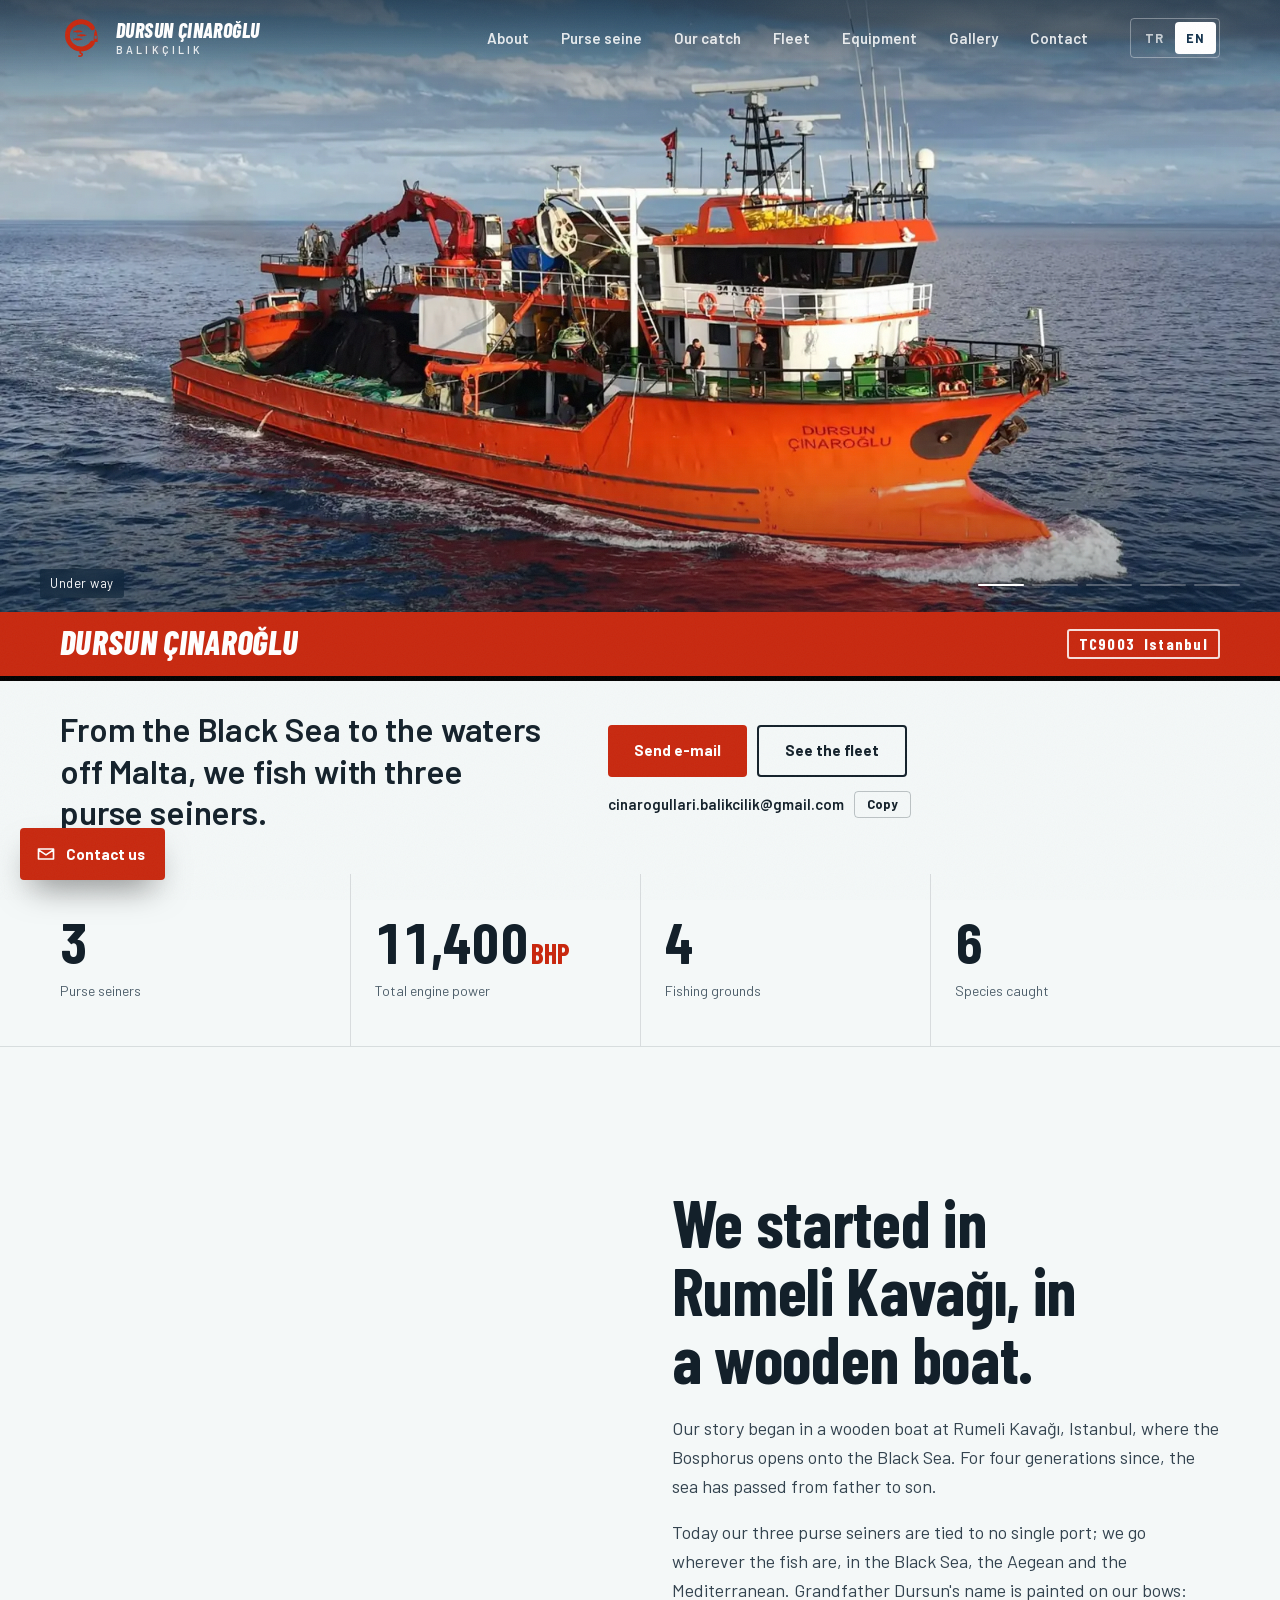
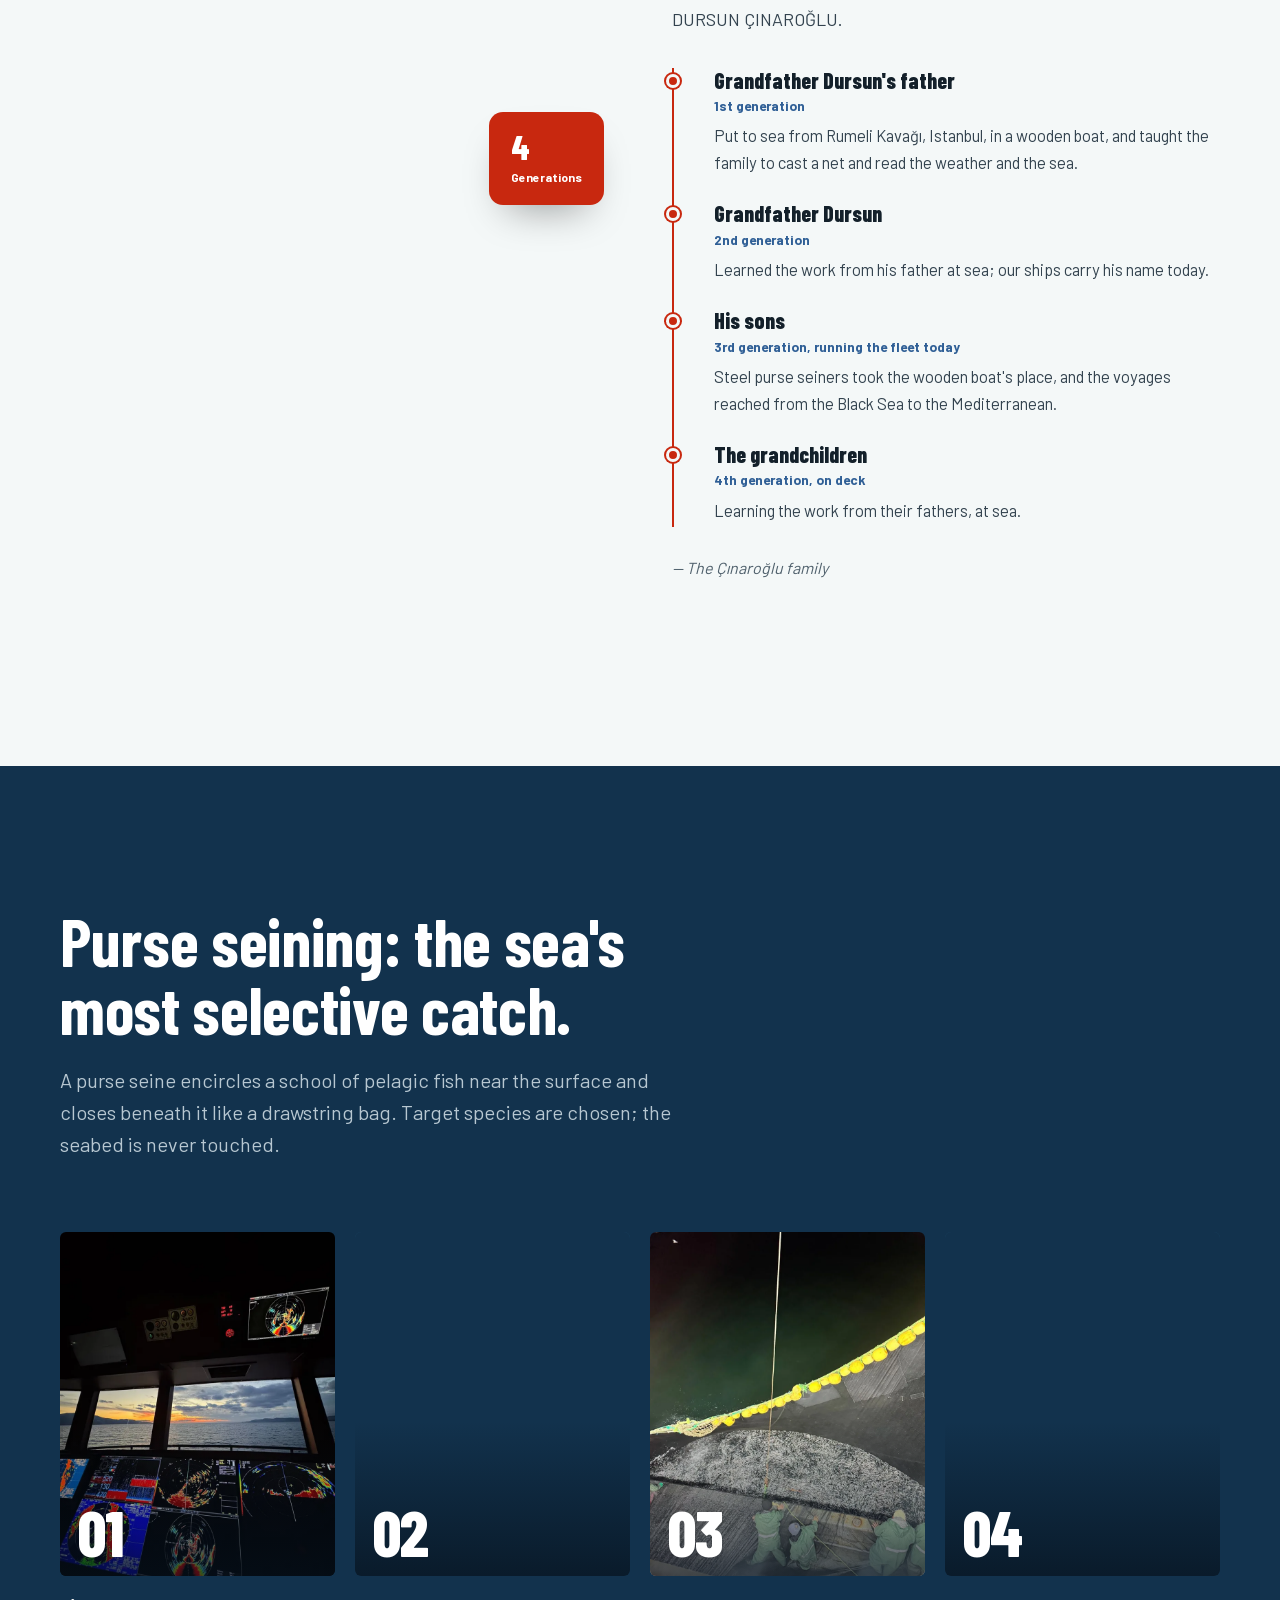
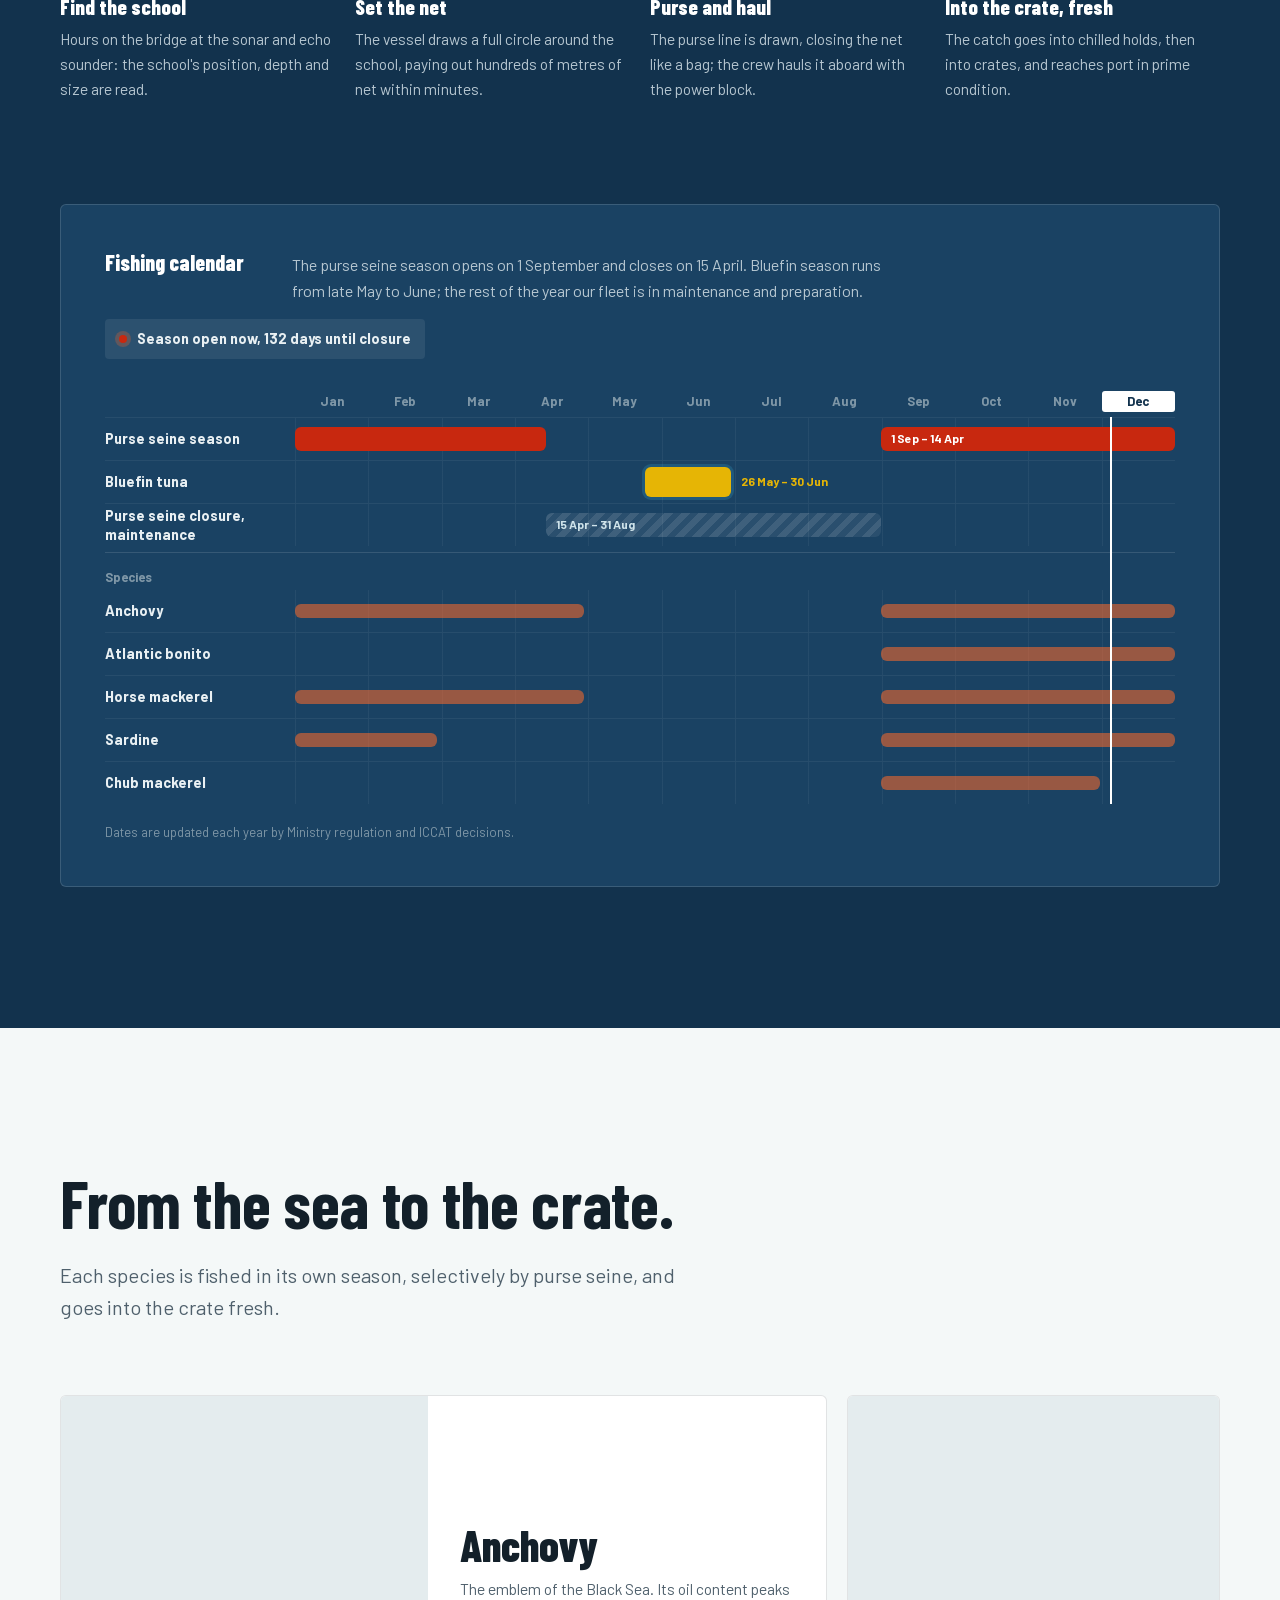
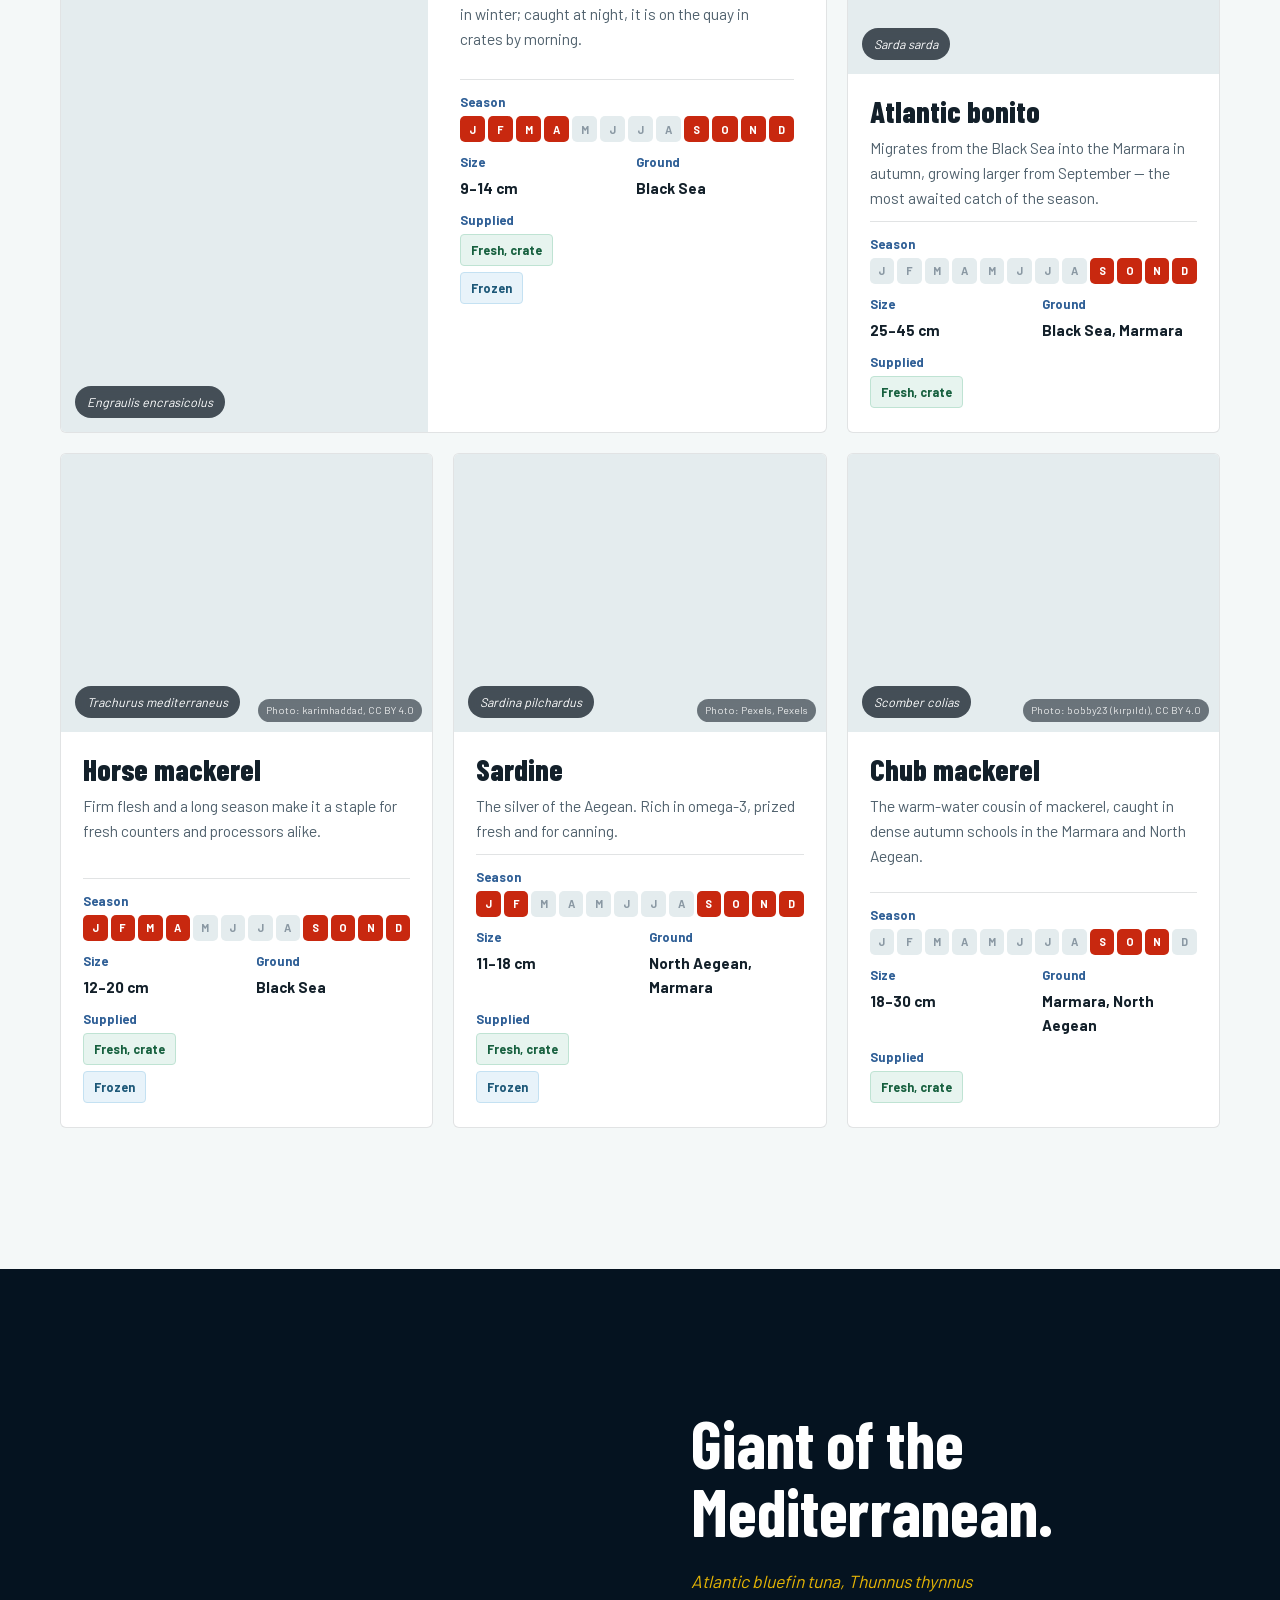
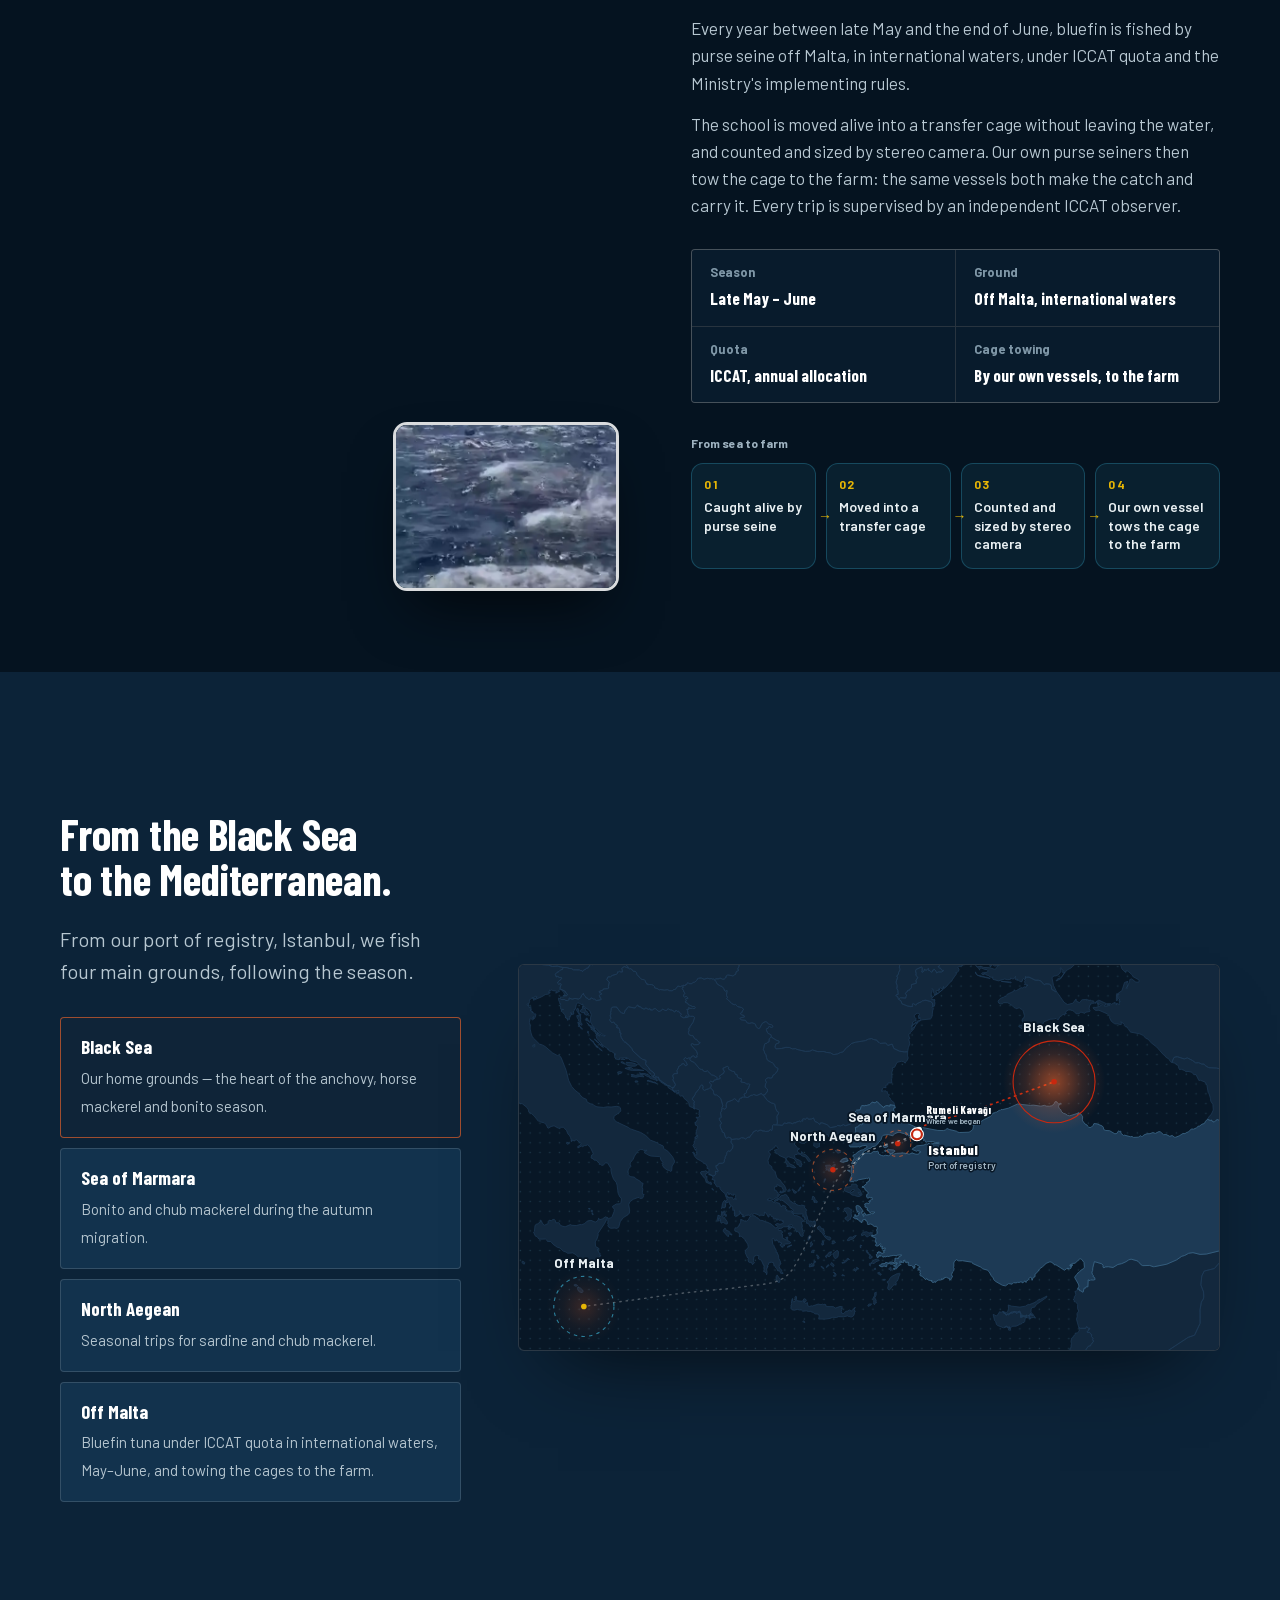
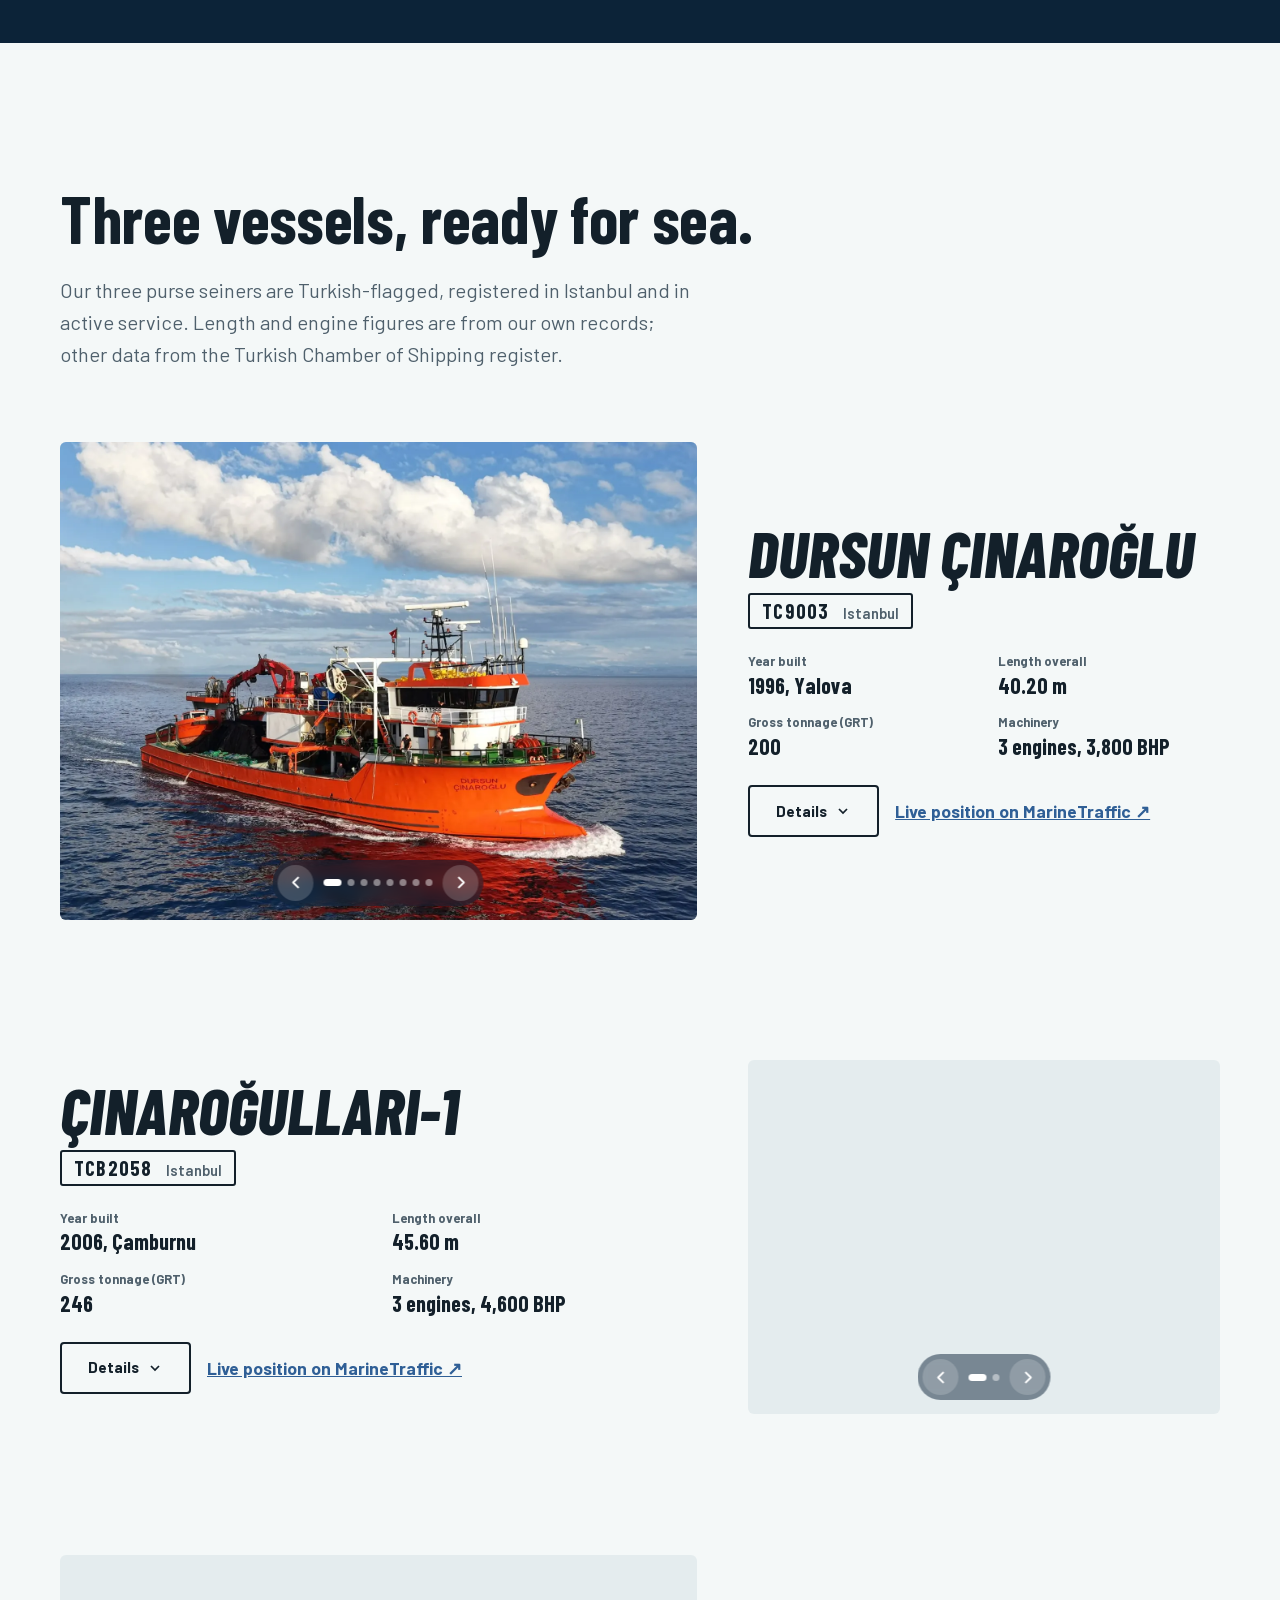
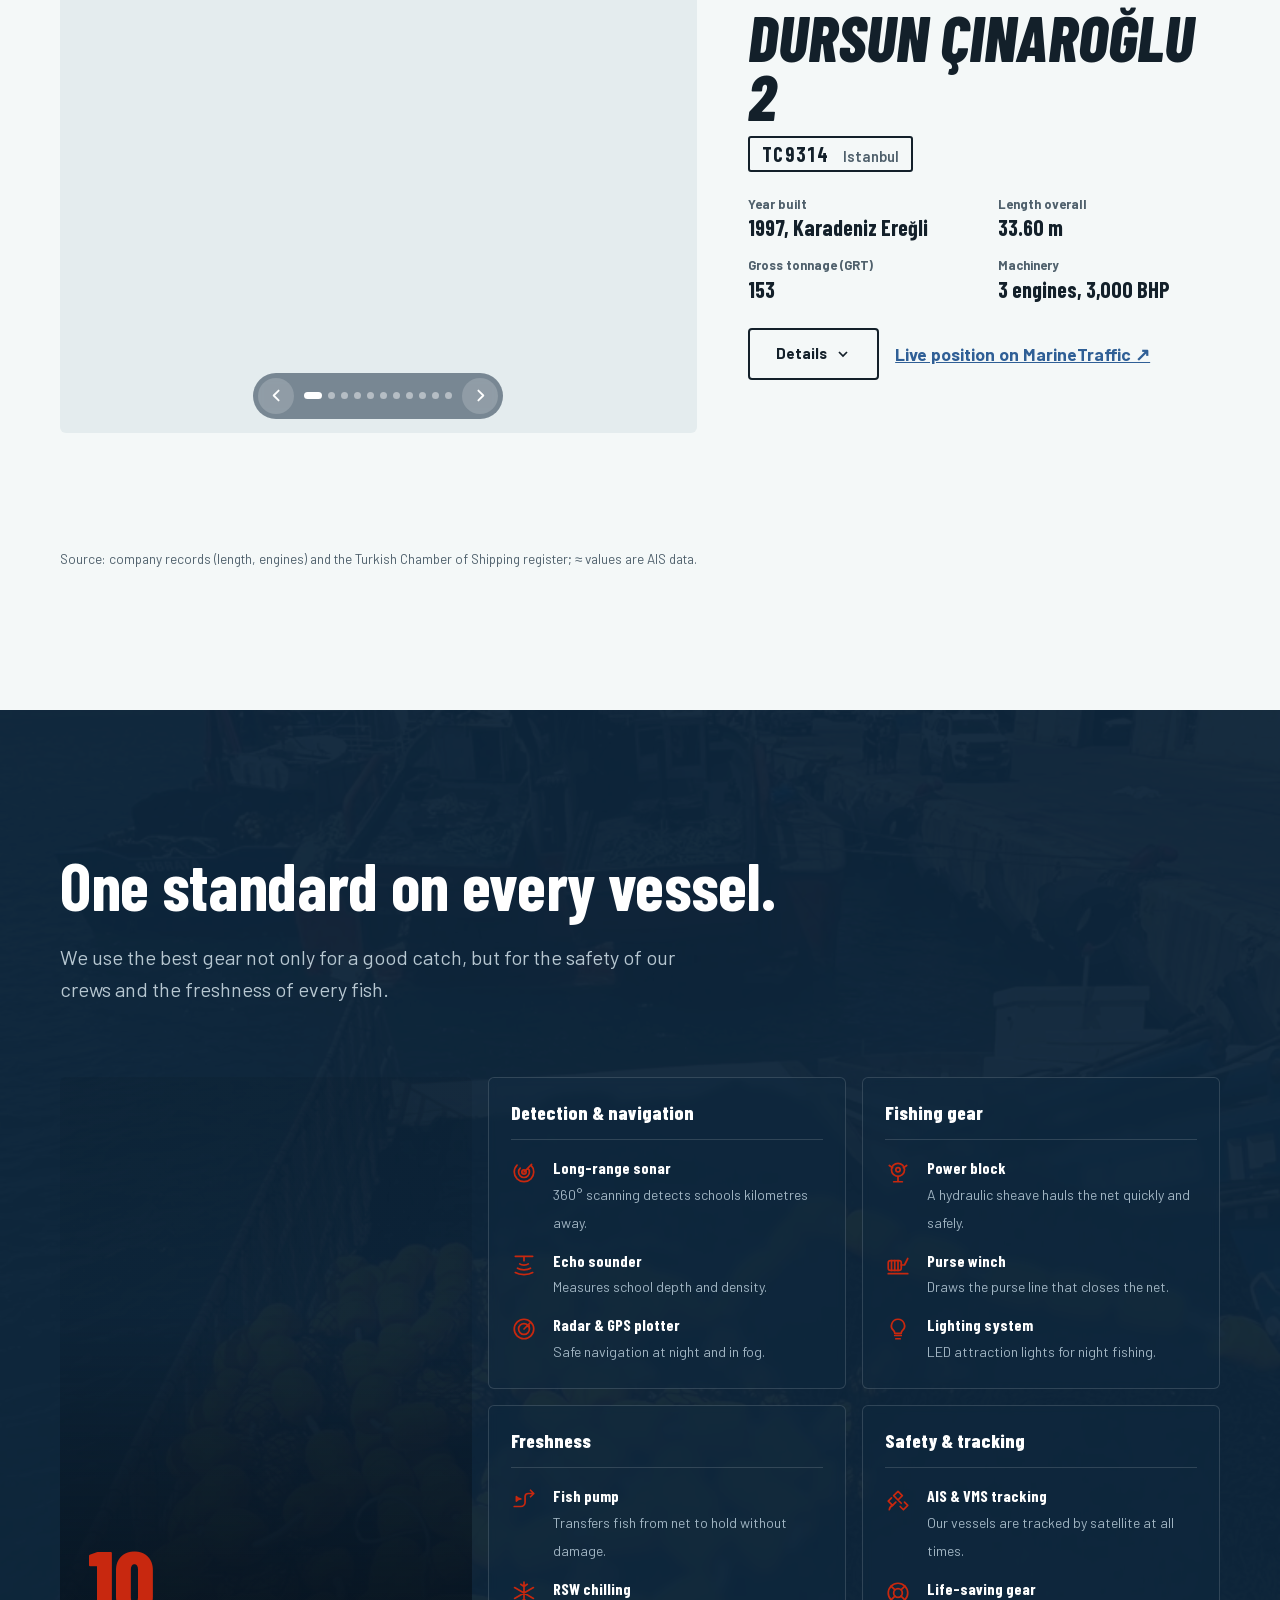
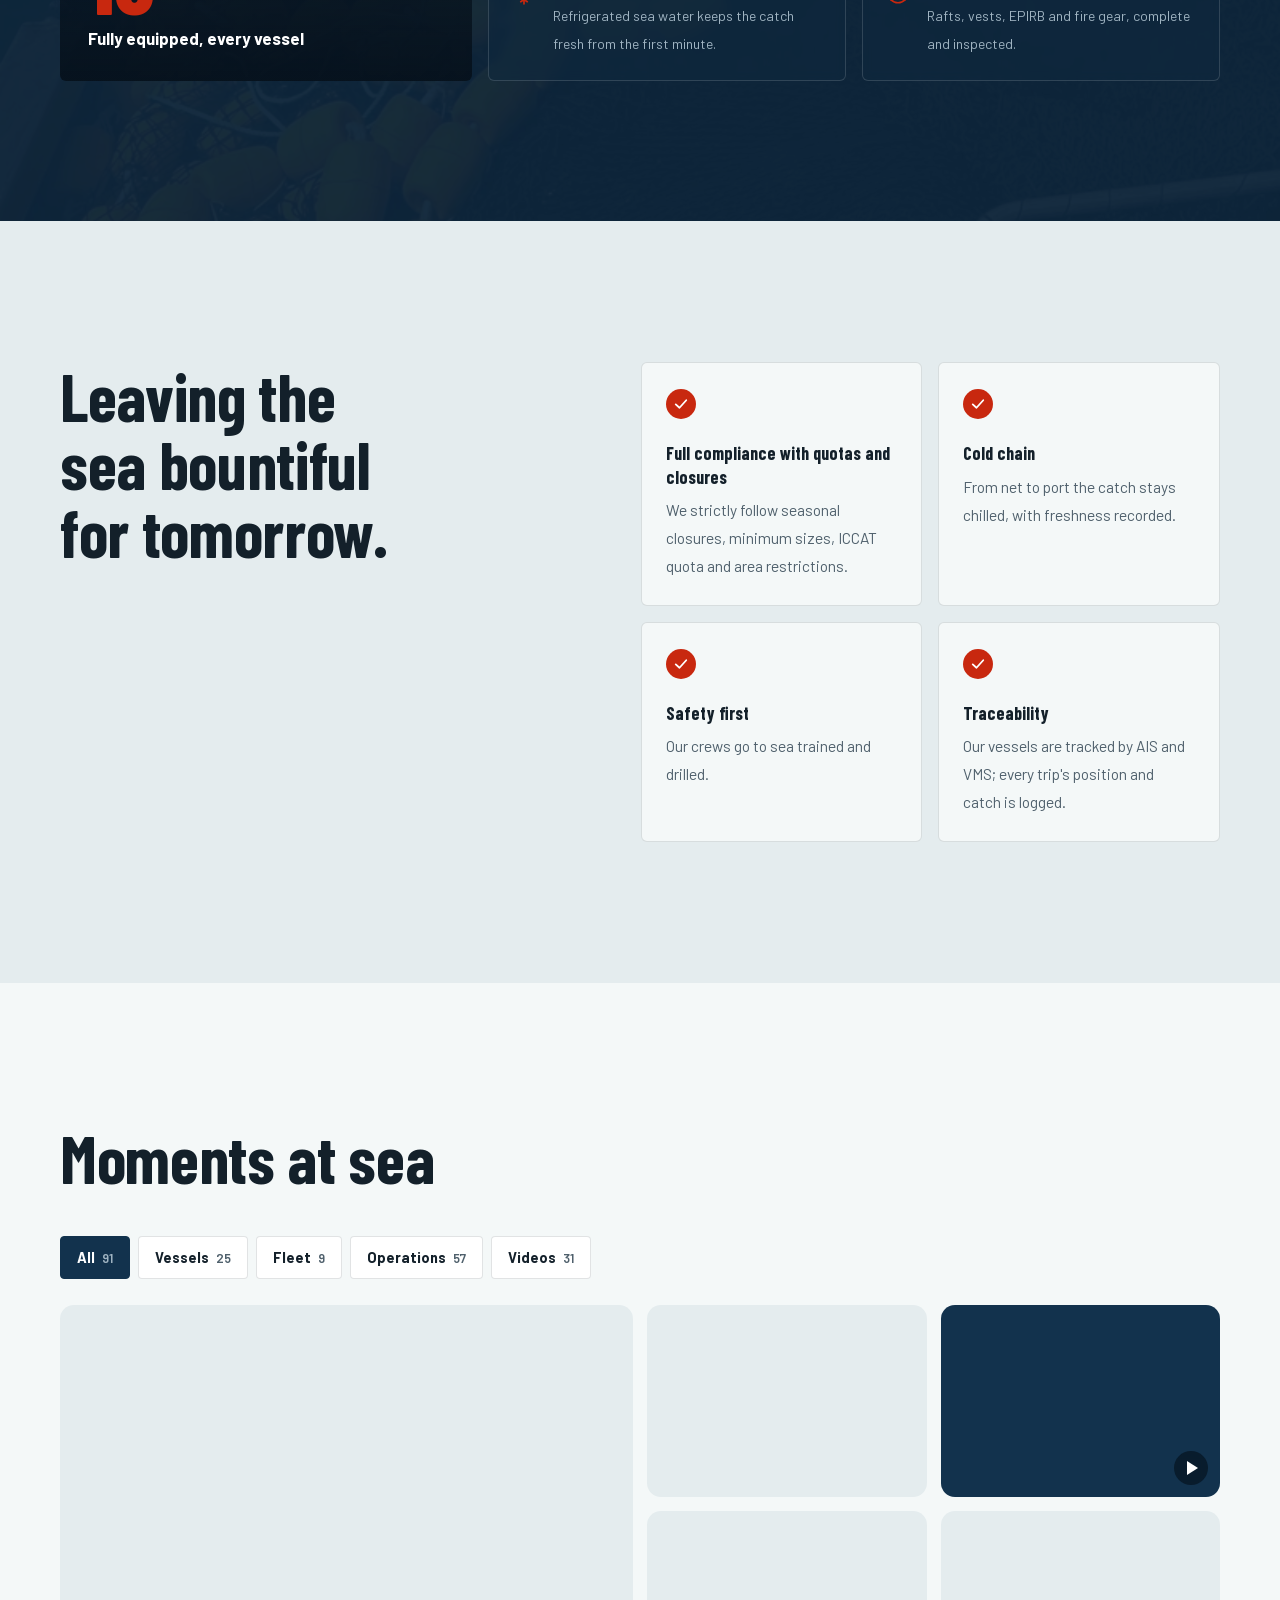
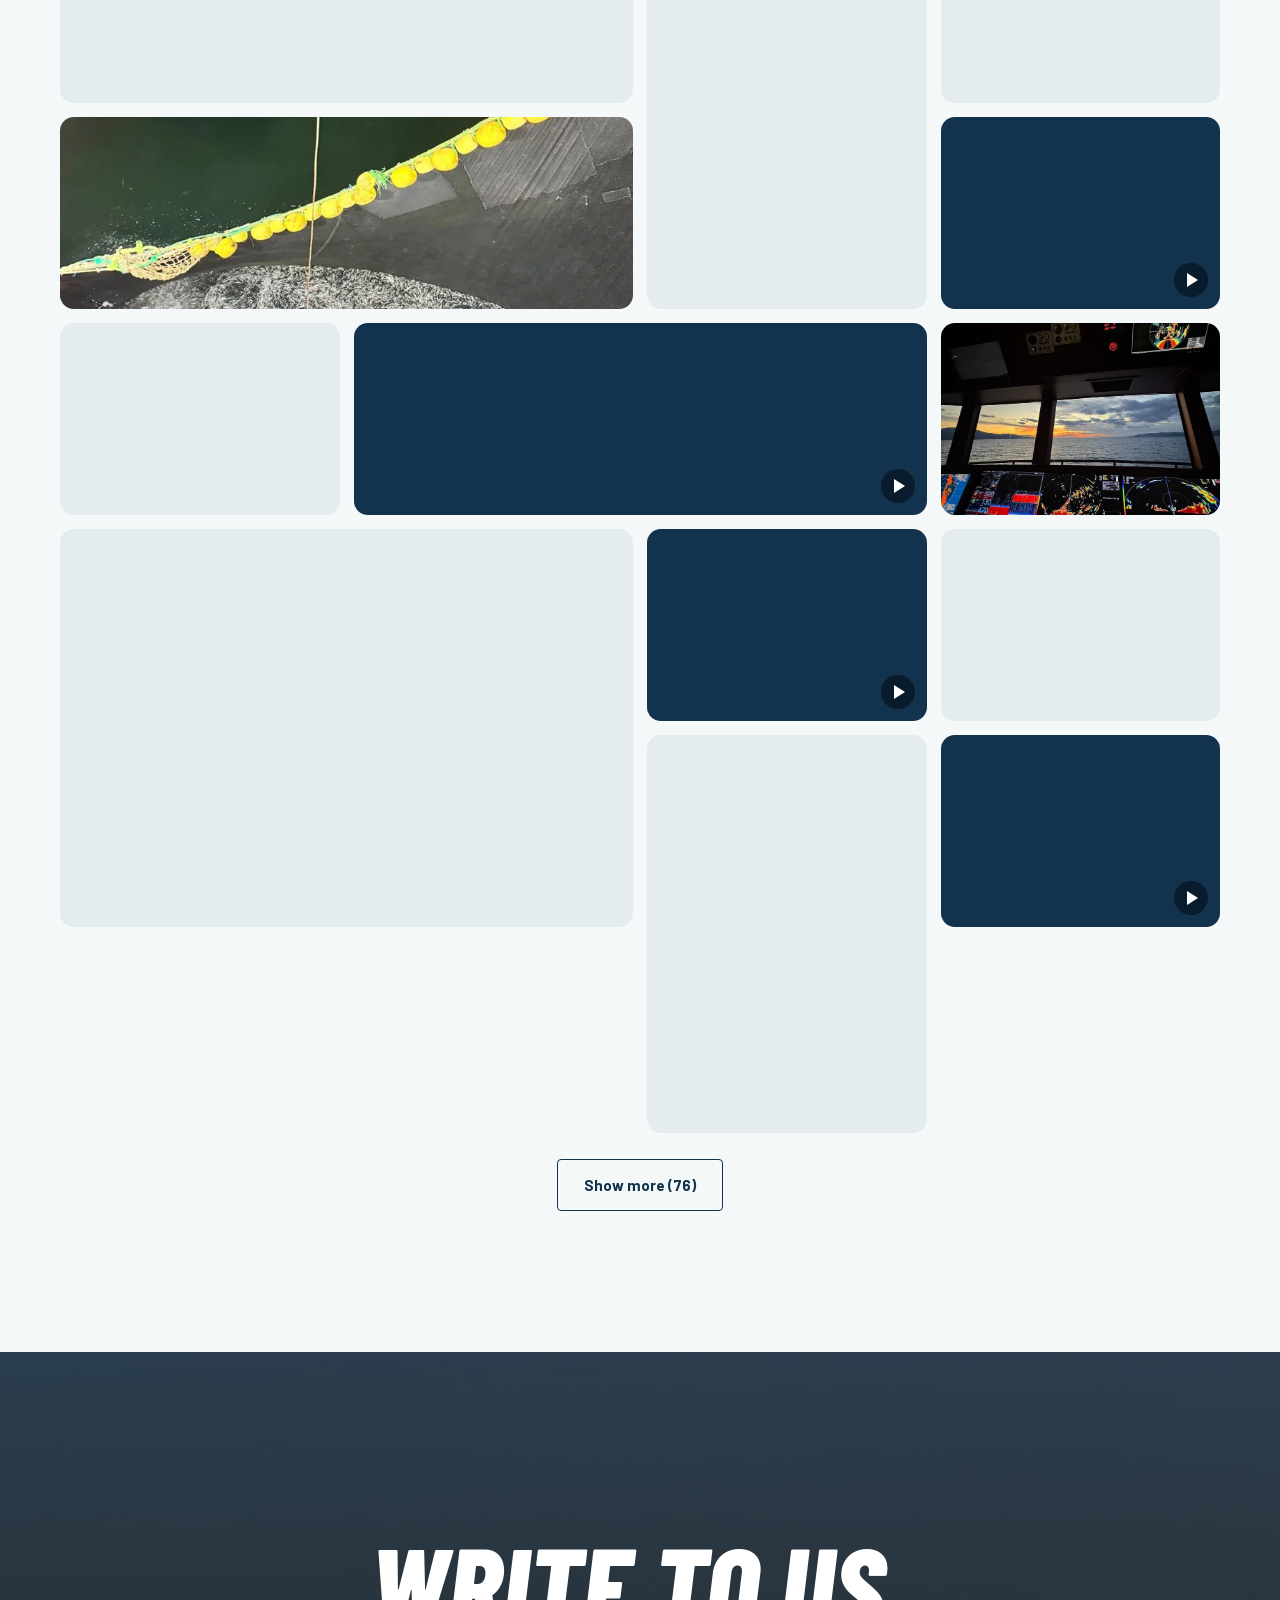
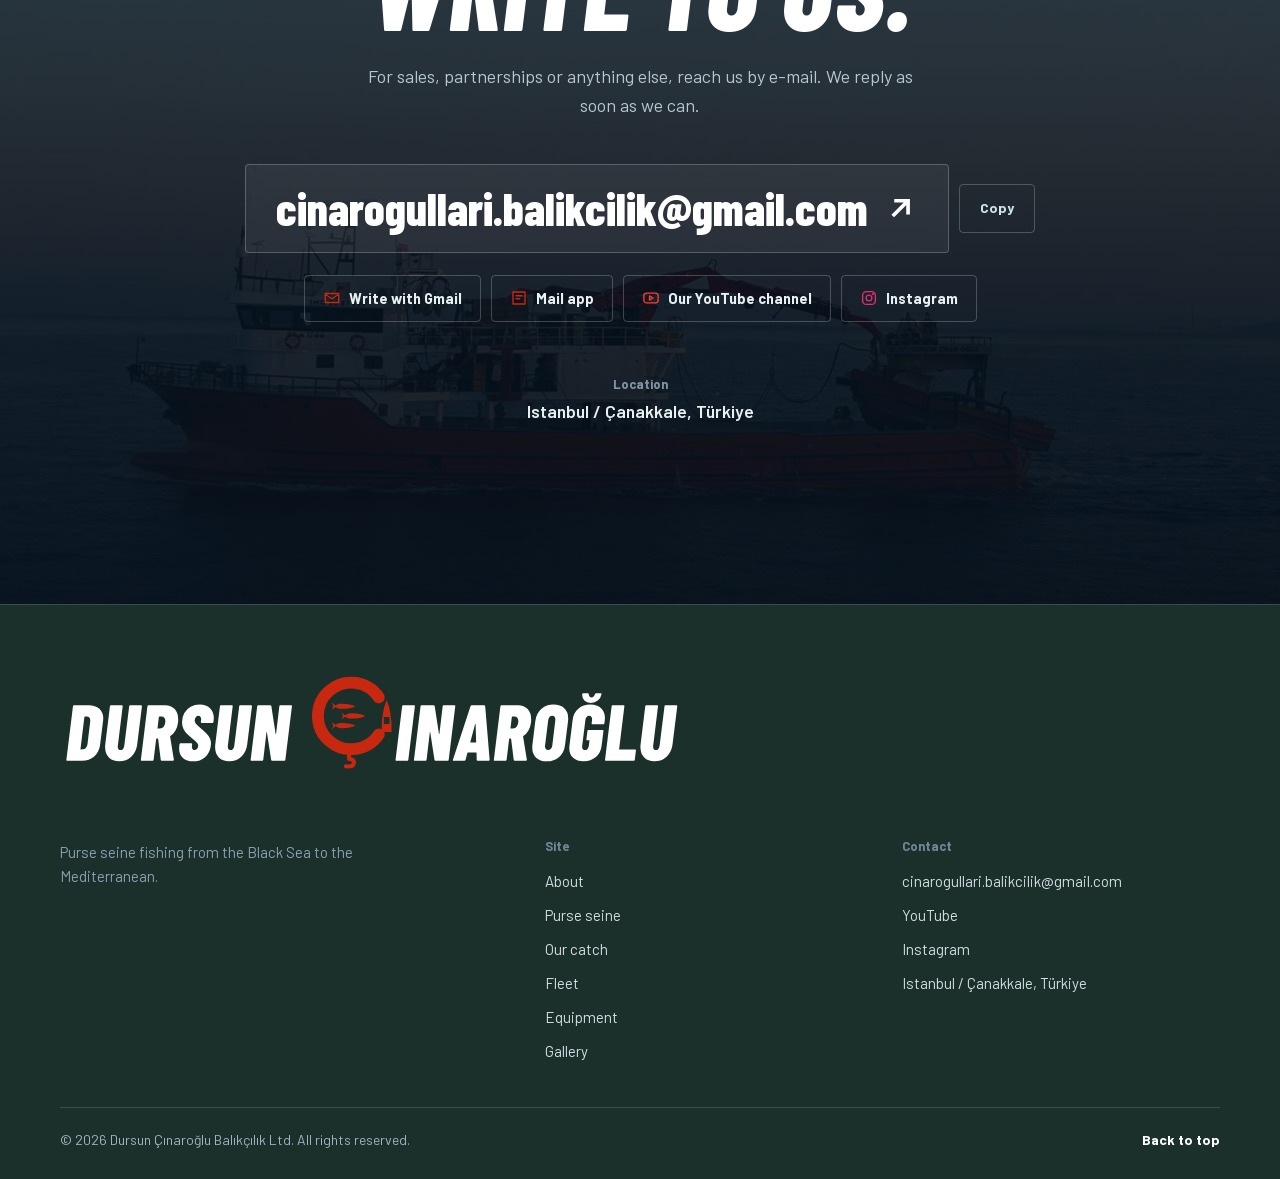
<file: index.html>
<!doctype html>
<!DOCTYPE html>
<html lang="tr"><head>
  <meta charset="utf-8">
  <!-- Güvenlik kuralları sayfanın içinde de var: GitHub Pages yanıt başlığı eklemeye izin vermiyor.
       (_headers yalnızca Cloudflare'de çalışır; frame-ancestors meta'da geçersiz, onun yerine main.js çerçeve kontrolü yapar.) -->
  <meta http-equiv="Content-Security-Policy" content="default-src 'none'; script-src 'self'; style-src 'self'; img-src 'self' data:; font-src 'self'; media-src 'self'; connect-src 'self'; manifest-src 'self'; base-uri 'none'; form-action 'none'; object-src 'none'; upgrade-insecure-requests">
  <meta name="referrer" content="strict-origin-when-cross-origin">
  <meta name="viewport" content="width=device-width, initial-scale=1">
  <title>Dursun Çınaroğlu Balıkçılık – Gırgır balıkçılığı</title>
  <meta name="description" content="Üç gırgır gemisiyle Karadeniz, Marmara, Ege ve Akdeniz'de balıkçılık: hamsi, palamut, istavrit, sardalya, kolyoz ve orkinos.">
  <meta name="theme-color" content="#0a1a2a">
  <link rel="canonical" href="https://dursuncinaroglu.github.io/">
  <link rel="alternate" hreflang="tr" href="https://dursuncinaroglu.github.io/">
  <link rel="alternate" hreflang="en" href="https://dursuncinaroglu.github.io/en/">
  <link rel="alternate" hreflang="x-default" href="https://dursuncinaroglu.github.io/">

  <meta property="og:type" content="website">
  <meta property="og:title" content="Dursun Çınaroğlu Balıkçılık">
  <meta property="og:description" content="Karadeniz'den Akdeniz'e gırgır balıkçılığı.">
  <meta property="og:image" content="https://dursuncinaroglu.github.io/assets/img/paylasim.png">
  <meta property="og:image:width" content="1200">
  <meta property="og:image:height" content="630">
  <meta property="og:locale" content="tr_TR">
  <meta property="og:locale:alternate" content="en_US">
  <meta name="twitter:card" content="summary_large_image">
  <meta name="msvalidate.01" content="FC20CFFD817532C777523C9A4DC7FF60">

  <link rel="icon" href="/favicon.ico" sizes="48x48">
  <link rel="icon" href="/assets/img/simge-v2.svg" type="image/svg+xml">
  <link rel="icon" href="/assets/img/simge-v2-32.png" sizes="32x32" type="image/png">
  <link rel="apple-touch-icon" href="/assets/img/simge-v2-180.png">
  <link rel="preload" href="/assets/fonts/barlow-condensed-800i-latin.woff2" as="font" type="font/woff2" crossorigin="">
  <link rel="preload" href="/assets/fonts/barlow-400-latin.woff2" as="font" type="font/woff2" crossorigin="">
  <link rel="preload" as="image" href="/assets/img/g/dursun-cinaroglu-seyir.webp" media="(min-width: 801px)">
  <link rel="preload" as="image" href="/assets/img/g/dursun-cinaroglu-seyir-sm.webp" media="(max-width: 800px)">
  <link rel="stylesheet" href="/assets/css/style.css">

  <script type="application/ld+json">
  {"@context":"https://schema.org","@type":"Organization","name":"Dursun Çınaroğlu Balıkçılık","legalName":"Dursun Çınaroğlu Balıkçılık Denizcilik İnşaat Turizm İthalat İhracat Sanayi ve Ticaret Ltd. Şti.","url":"https://dursuncinaroglu.github.io/","logo":"https://dursuncinaroglu.github.io/assets/img/simge-v2-180.png","sameAs":["https://www.youtube.com/@dursuncinaroglu.balikcilik","https://www.instagram.com/dursuncinaroglu.balikcilik/"],"email":"cinarogullari.balikcilik@gmail.com"}
  </script>
  <!-- Dil, sayfa çizilmeden önce belirlenir; böylece yanlış dil bir an bile görünmez -->
  <script src="/assets/js/content.js"></script>
</head>
<body>
  <a class="skip" href="#main">İçeriğe geç</a>

  <!-- ===================== HEADER ===================== -->
  <header class="hdr" id="top">
    <div class="hdr__in wrap">
      <a class="brand" href="#top" aria-label="Dursun Çınaroğlu Balıkçılık">
        <svg class="brand__mark" viewBox="0 0 100 100" aria-hidden="true"><use href="#logo"></use></svg>
        <span class="brand__txt">
          <span class="brand__name">DURSUN ÇINAROĞLU</span>
          <span class="brand__sub" data-i18n="brand.sub">BALIKÇILIK</span>
        </span>
      </a>
      <nav class="nav" id="nav" aria-label="Ana menü">
        <a href="#hakkimizda" data-i18n="nav.about">Hakkımızda</a>
        <a href="#girgir" data-i18n="nav.method">Gırgır</a>
        <a href="#avimiz" data-i18n="nav.catch">Avımız</a>
        <a href="#filo" data-i18n="nav.fleet">Filo</a>
        <a href="#ekipman" data-i18n="nav.equipment">Ekipman</a>
        <a href="#galeri" data-i18n="nav.gallery">Galeri</a>
        <a href="#iletisim" data-i18n="nav.contact">İletişim</a>
      </nav>
      <div class="hdr__tools">
        <div class="lang" role="group" aria-label="Dil / Language">
          <button type="button" data-lang="tr" aria-pressed="true">TR</button>
          <button type="button" data-lang="en" aria-pressed="false">EN</button>
        </div>
        <button class="burger" type="button" aria-expanded="false" aria-controls="nav" data-i18n-attr="aria-label:nav.menu" aria-label="Menü">
          <span></span><span></span>
        </button>
      </div>
    </div>
  </header>

  <main id="main">
    <!-- ===================== HERO ===================== -->
    <section class="hero" aria-label="Giriş">
      <div class="hero__media">
        <div class="hero__slides" id="heroSlides"><figure class="is-on"><picture><source media="(max-width: 700px)" srcset="/assets/img/g/dursun-cinaroglu-seyir-sm.webp 800w, /assets/img/g/dursun-cinaroglu-seyir.webp 1600w" sizes="100vw"><img src="/assets/img/g/dursun-cinaroglu-seyir-sm.webp" srcset="/assets/img/g/dursun-cinaroglu-seyir-sm.webp 800w, /assets/img/g/dursun-cinaroglu-seyir.webp 1920w" sizes="100vw" alt="" decoding="async"></picture></figure><figure><picture><source media="(max-width: 700px)" srcset="/assets/img/g/dursun-cinaroglu-gun-batimi-1-sm.webp 800w, /assets/img/g/dursun-cinaroglu-gun-batimi-1.webp 1600w" sizes="100vw"><img src="/assets/img/g/dursun-cinaroglu-gun-batimi-2-sm.webp" srcset="/assets/img/g/dursun-cinaroglu-gun-batimi-2-sm.webp 800w, /assets/img/g/dursun-cinaroglu-gun-batimi-2.webp 1920w" sizes="100vw" alt="" loading="lazy" decoding="async"></picture></figure><figure><picture><source media="(max-width: 700px)" srcset="/assets/img/g/dursun-cinaroglu-2-liman-4-sm.webp 800w, /assets/img/g/dursun-cinaroglu-2-liman-4.webp 1600w" sizes="100vw"><img src="/assets/img/g/dursun-cinaroglu-2-liman-1-sm.webp" srcset="/assets/img/g/dursun-cinaroglu-2-liman-1-sm.webp 800w, /assets/img/g/dursun-cinaroglu-2-liman-1.webp 1920w" sizes="100vw" alt="" loading="lazy" decoding="async"></picture></figure><figure><picture><source media="(max-width: 700px)" srcset="/assets/img/g/filo-gun-batimi-sm.webp 800w, /assets/img/g/filo-gun-batimi.webp 1600w" sizes="100vw"><img src="/assets/img/g/filo-gun-batimi-sm.webp" srcset="/assets/img/g/filo-gun-batimi-sm.webp 800w, /assets/img/g/filo-gun-batimi.webp 1920w" sizes="100vw" alt="" loading="lazy" decoding="async"></picture></figure><figure><picture><source media="(max-width: 700px)" srcset="/assets/img/g/operasyon-ag-gun-batimi-foto-sm.webp 800w, /assets/img/g/operasyon-ag-gun-batimi-foto.webp 1600w" sizes="100vw"><img src="/assets/img/g/operasyon-denizde-calisma-sm.webp" srcset="/assets/img/g/operasyon-denizde-calisma-sm.webp 800w, /assets/img/g/operasyon-denizde-calisma.webp 1920w" sizes="100vw" alt="" loading="lazy" decoding="async"></picture></figure></div>
        <div class="hero__shade"></div>
        <p class="hero__caption" id="heroCaption" aria-live="polite">Seyirde</p>
        <div class="hero__dots" id="heroDots"><button type="button" aria-label="1 / 5" class="is-on"></button><button type="button" aria-label="2 / 5"></button><button type="button" aria-label="3 / 5"></button><button type="button" aria-label="4 / 5"></button><button type="button" aria-label="5 / 5"></button></div>
      </div>
      <div class="hero__band"><div class="wrap hero__bandin" aria-hidden="true">
        <p class="hero__name" id="heroName">DURSUN ÇINAROĞLU</p>
        <p class="hero__plate" id="heroPlate">TC9003  İstanbul</p>
      </div></div>
      <div class="hero__bottom wrap">
        <h1 class="hero__title" data-i18n="hero.title">Karadeniz'den Malta açıklarına, üç gırgır gemisiyle balıkçılık yapıyoruz.</h1>
        <div class="hero__cta">
          <a class="btn btn--accent" id="heroMail" href="#iletisim" data-i18n="fab.mail">E-posta gönder</a>
          <a class="btn btn--line" href="#filo" data-i18n="hero.cta1">Filoyu gör</a>
          <p class="hero__mail"><span class="hero__addr" id="heroAddr">cinarogullari.balikcilik@gmail.com</span><button type="button" class="hero__copy" id="heroCopy" data-i18n="contact.copy">Kopyala</button></p>
        </div>
      </div>
    </section>

    <!-- ===================== STATS ===================== -->
    <section class="stats" id="rakamlar">
      <div class="wrap stats__grid" id="stats"><div class="stat reveal"><div class="stat__num"><span data-count="3">3</span></div><div class="stat__label">Gırgır gemisi</div></div><div class="stat reveal"><div class="stat__num"><span data-count="11400">11.400</span><small>BHP</small></div><div class="stat__label">Toplam makine gücü</div></div><div class="stat reveal"><div class="stat__num"><span data-count="4">4</span></div><div class="stat__label">Av sahası</div></div><div class="stat reveal"><div class="stat__num"><span data-count="6">6</span></div><div class="stat__label">Avlanan tür</div></div></div>
    </section>


    <!-- ===================== ABOUT ===================== -->
    <section class="sec about" id="hakkimizda">
      <div class="wrap about__grid">
        <div class="about__media reveal">
          <img src="/assets/img/g/filo-limanda-2-sm.webp" srcset="/assets/img/g/filo-limanda-2-sm.webp 800w, /assets/img/g/filo-limanda-2.webp 1600w" sizes="(max-width: 900px) 100vw, 45vw" alt="" loading="lazy" decoding="async">
          <div class="about__badge"><strong>4</strong><span id="aboutBadge">Kuşak</span></div>
        </div>
        <div class="about__text">
          <p class="eyebrow reveal" data-num="01" data-i18n="about.eyebrow">Hakkımızda</p>
          <h2 class="h2 about__title reveal" data-i18n-html="about.title">Rumeli Kavağı'nda ahşap bir tekneyle başladık.</h2>
          <p class="reveal" data-i18n="about.p1">Hikâyemiz İstanbul Boğazı'nın Karadeniz'e açıldığı yerde, Rumeli Kavağı'nda ahşap bir teknede başladı. Deniz o günden bu yana dört kuşaktır babadan oğula geçiyor.</p>
          <p class="reveal" data-i18n="about.p2">Bugün üç gırgır gemimiz tek bir limana bağlı değil; balık neredeyse oraya gidiyoruz: Karadeniz'de, Ege'de, Akdeniz'de. Gemilerimizin başında Dursun Dede'nin adı yazıyor: DURSUN ÇINAROĞLU.</p>
          <ol class="gens" id="generations"><li class="gen reveal"><span class="gen__n" aria-hidden="true"></span><div><b class="gen__who">Dursun Dede'nin babası</b><span class="gen__role">1. kuşak</span><p class="gen__text">İstanbul'da, Rumeli Kavağı'nda ahşap bir tekneyle denize açıldı; ağ atmayı, havayı ve denizi okumayı aileye o öğretti.</p></div></li><li class="gen reveal"><span class="gen__n" aria-hidden="true"></span><div><b class="gen__who">Dursun Dede</b><span class="gen__role">2. kuşak</span><p class="gen__text">İşi babasından denizde öğrendi; gemilerimiz bugün onun adını taşıyor.</p></div></li><li class="gen reveal"><span class="gen__n" aria-hidden="true"></span><div><b class="gen__who">Oğulları</b><span class="gen__role">3. kuşak, bugün filoyu yönetiyor</span><p class="gen__text">Ahşap teknenin yerini çelik gırgır gemileri aldı; seferler Karadeniz'den Akdeniz'e uzandı.</p></div></li><li class="gen reveal"><span class="gen__n" aria-hidden="true"></span><div><b class="gen__who">Torunlar</b><span class="gen__role">4. kuşak, güvertede</span><p class="gen__text">İşi babalarından, denizde öğreniyorlar.</p></div></li></ol>
          <p class="sign reveal" data-i18n="about.sign">— Çınaroğlu ailesi</p>
        </div>
      </div>
    </section>

    <!-- ===================== METHOD ===================== -->
    <section class="sec method dark" id="girgir">
      <div class="wrap">
        <div class="sec__head">
          <p class="eyebrow eyebrow--light reveal" data-num="02" data-i18n="method.eyebrow">Ne yapıyoruz</p>
          <h2 class="h2 reveal" data-i18n-html="method.title">Gırgır: denizin en <em>seçici</em> avı.</h2>
          <p class="sec__lead reveal" data-i18n="method.lead">Gırgır, yüzeye yakın yüzen sürü balıklarını büyük bir çember ağla çevirip kese gibi kapatma yöntemidir. Hedef tür seçilerek avlanır; dip habitatına dokunmaz.</p>
        </div>
        <ol class="steps" id="steps"><li class="step reveal"><figure class="step__img"><img src="/assets/img/g/operasyon-kaptan-kosku-gun-batimi-sm.webp" srcset="/assets/img/g/operasyon-kaptan-kosku-gun-batimi-sm.webp 800w, /assets/img/g/operasyon-kaptan-kosku-gun-batimi.webp 1920w" sizes="(max-width: 640px) 85vw, (max-width: 1100px) 45vw, 25vw" alt="Sürüyü bul" loading="lazy" decoding="async"><span class="step__num">01</span></figure><h4>Sürüyü bul</h4><p>Kaptan köşkünde sonar ve ekosounder başında saatler geçer; sürünün yeri, derinliği ve büyüklüğü belirlenir.</p></li><li class="step reveal"><figure class="step__img"><span class="vwrap"><img class="vposter" src="/assets/video/operasyon-ag-atma.webp" alt="Ağı çevir" fetchpriority="high" decoding="async"><video class="lazyvid" muted="" loop="" playsinline="" preload="none" aria-hidden="true"><source src="/assets/video/operasyon-ag-atma.mp4" type="video/mp4"></video></span><span class="step__num">02</span></figure><h4>Ağı çevir</h4><p>Gemi sürünün etrafında tam bir daire çizer ve yüzlerce metrelik ağı dakikalar içinde denize bırakır.</p></li><li class="step reveal"><figure class="step__img"><img src="/assets/img/g/operasyon-ag-cekme-2-sm.webp" srcset="/assets/img/g/operasyon-ag-cekme-2-sm.webp 800w, /assets/img/g/operasyon-ag-cekme-2.webp 1920w" sizes="(max-width: 640px) 85vw, (max-width: 1100px) 45vw, 25vw" alt="Büz ve topla" loading="lazy" decoding="async"><span class="step__num">03</span></figure><h4>Büz ve topla</h4><p>Büzgü halatı çekilir, ağın altı kese gibi kapanır; mürettebat ağı power block ile güverteye alır.</p></li><li class="step reveal"><figure class="step__img"><span class="vwrap"><img class="vposter" src="/assets/video/operasyon-kasalama.webp" alt="Kasaya, taze" fetchpriority="high" decoding="async"><video class="lazyvid" muted="" loop="" playsinline="" preload="none" aria-hidden="true"><source src="/assets/video/operasyon-kasalama.mp4" type="video/mp4"></video></span><span class="step__num">04</span></figure><h4>Kasaya, taze</h4><p>Av soğutmalı ambara, oradan kasalara alınır ve tazeliği bozulmadan limana ulaşır.</p></li></ol>

        <div class="season reveal">
          <div class="season__head">
            <h3 class="h3" data-i18n="season.title">Av takvimi</h3>
            <p data-i18n="season.lead">Gırgır sezonu 1 Eylül'de açılır, 15 Nisan'da kapanır. Orkinos sezonu Mayıs sonu – Haziran arasındadır; geri kalan dönemde filomuz bakım ve hazırlıkta.</p>
            <p class="season__now is-open" id="seasonNow">Şu an av sezonu, kapanışa 143 gün</p>
          </div>
          <div class="cal" id="season" role="img" aria-label="Gırgır sezonu 1 Eylül'de açılır, 15 Nisan'da kapanır. Orkinos sezonu Mayıs sonu – Haziran arasındadır; geri kalan dönemde filomuz bakım ve hazırlıkta."><div class="cal__row cal__row--head"><span></span><div class="cal__months"><span class=""><b class="m-s">Oca</b><b class="m-xs" aria-hidden="true">O</b></span><span class=""><b class="m-s">Şub</b><b class="m-xs" aria-hidden="true">Ş</b></span><span class=""><b class="m-s">Mar</b><b class="m-xs" aria-hidden="true">M</b></span><span class=""><b class="m-s">Nis</b><b class="m-xs" aria-hidden="true">N</b></span><span class=""><b class="m-s">May</b><b class="m-xs" aria-hidden="true">M</b></span><span class=""><b class="m-s">Haz</b><b class="m-xs" aria-hidden="true">H</b></span><span class=""><b class="m-s">Tem</b><b class="m-xs" aria-hidden="true">T</b></span><span class=""><b class="m-s">Ağu</b><b class="m-xs" aria-hidden="true">A</b></span><span class=""><b class="m-s">Eyl</b><b class="m-xs" aria-hidden="true">E</b></span><span class=""><b class="m-s">Eki</b><b class="m-xs" aria-hidden="true">E</b></span><span class="is-now"><b class="m-s">Kas</b><b class="m-xs" aria-hidden="true">K</b></span><span class=""><b class="m-s">Ara</b><b class="m-xs" aria-hidden="true">A</b></span></div></div><div class="cal__row"><span class="cal__label">Gırgır sezonu<small class="cal__dates">1 Eyl – 14 Nis</small></span><div class="cal__track"><b class="cal__bar cal__bar--seine" data-l="0"></b><b class="cal__bar cal__bar--seine" data-l="0.6657534246575343"><i>1 Eyl – 14 Nis</i></b></div></div><div class="cal__row"><span class="cal__label">Orkinos<small class="cal__dates">26 May – 30 Haz</small></span><div class="cal__track"><b class="cal__bar cal__bar--tuna" data-l="0.3972602739726027"></b><span class="cal__out" data-l="0.4958904109589041">26 May – 30 Haz</span></div></div><div class="cal__row"><span class="cal__label">Gırgır av yasağı ve bakım<small class="cal__dates">15 Nis – 31 Ağu</small></span><div class="cal__track"><b class="cal__bar cal__bar--ban" data-l="0.28493150684931506"><i>15 Nis – 31 Ağu</i></b></div></div><div class="cal__sub">Türler</div><div class="cal__row"><span class="cal__label">Hamsi</span><div class="cal__track"><b class="cal__bar cal__bar--sp" data-l="0"></b><b class="cal__bar cal__bar--sp" data-l="0.6657534246575343"></b></div></div><div class="cal__row"><span class="cal__label">Palamut</span><div class="cal__track"><b class="cal__bar cal__bar--sp" data-l="0.6657534246575343"></b></div></div><div class="cal__row"><span class="cal__label">İstavrit</span><div class="cal__track"><b class="cal__bar cal__bar--sp" data-l="0"></b><b class="cal__bar cal__bar--sp" data-l="0.6657534246575343"></b></div></div><div class="cal__row"><span class="cal__label">Sardalya</span><div class="cal__track"><b class="cal__bar cal__bar--sp" data-l="0"></b><b class="cal__bar cal__bar--sp" data-l="0.6657534246575343"></b></div></div><div class="cal__row"><span class="cal__label">Kolyoz</span><div class="cal__track"><b class="cal__bar cal__bar--sp" data-l="0.6657534246575343"></b></div></div><div class="cal__today" data-l="0.8972602739726028"><em>Bugün</em></div></div>
          <p class="cal__note" data-i18n="season.note">Tarihler her yıl Bakanlık tebliği ve ICCAT kararlarıyla güncellenir.</p>
        </div>
      </div>
    </section>

    <!-- ===================== CATCH ===================== -->
    <section class="sec catch" id="avimiz">
      <div class="wrap">
        <div class="sec__head">
          <p class="eyebrow reveal" data-num="03" data-i18n="catch.eyebrow">Avımız</p>
          <h2 class="h2 reveal" data-i18n-html="catch.title">Denizden <em>kasaya</em>.</h2>
          <p class="sec__lead reveal" data-i18n="catch.lead">Her tür kendi sezonunda, gırgırla seçici biçimde avlanır ve kasaya taze girer.</p>
        </div>
        <div class="species" id="species"><article class="fish reveal fish--featured"><figure class="fish__img"><img src="/assets/img/g/sp-hamsi-guverte-sm.webp" srcset="/assets/img/g/sp-hamsi-guverte-sm.webp 800w, /assets/img/g/sp-hamsi-guverte.webp 1920w" sizes="(max-width: 960px) 100vw, 50vw" alt="Hamsi" loading="lazy" decoding="async"><figcaption class="fish__latin">Engraulis encrasicolus</figcaption></figure><div class="fish__body"><h3 class="fish__name">Hamsi</h3><p class="fish__text">Karadeniz'in simgesi. Kış aylarında yağ oranı en yüksek seviyeye çıkar; sürü bulunduğu gece ağa girer, sabah kasada limandadır.</p><dl class="fish__facts"><div><dt>Sezon</dt><dd><div class="mo" role="img" aria-label="Oca, Şub, Mar, Nis, Eyl, Eki, Kas, Ara"><span class="on"><i>O</i></span><span class="on"><i>Ş</i></span><span class="on"><i>M</i></span><span class="on"><i>N</i></span><span class=""><i>M</i></span><span class=""><i>H</i></span><span class=""><i>T</i></span><span class=""><i>A</i></span><span class="on"><i>E</i></span><span class="on"><i>E</i></span><span class="on"><i>K</i></span><span class="on"><i>A</i></span></div></dd></div><div><dt>Boy</dt><dd>9–14 cm</dd></div><div><dt>Saha</dt><dd>Karadeniz</dd></div><div><dt>Sunum</dt><dd class="chips"><span class="chip chip--fresh">Taze, kasa</span><span class="chip chip--frozen">Şoklanmış</span></dd></div></dl></div></article><article class="fish reveal"><figure class="fish__img"><img src="/assets/img/g/sp-palamut-kasa-sm.webp" srcset="/assets/img/g/sp-palamut-kasa-sm.webp 800w, /assets/img/g/sp-palamut-kasa.webp 1920w" sizes="(max-width: 640px) 100vw, (max-width: 960px) 50vw, 25vw" alt="Palamut" loading="lazy" decoding="async"><figcaption class="fish__latin">Sarda sarda</figcaption></figure><div class="fish__body"><h3 class="fish__name">Palamut</h3><p class="fish__text">Sonbaharda Karadeniz'den Marmara'ya göç eder. Eylül'den itibaren irileşir; sezonun en çok beklenen avıdır.</p><dl class="fish__facts"><div><dt>Sezon</dt><dd><div class="mo" role="img" aria-label="Eyl, Eki, Kas, Ara"><span class=""><i>O</i></span><span class=""><i>Ş</i></span><span class=""><i>M</i></span><span class=""><i>N</i></span><span class=""><i>M</i></span><span class=""><i>H</i></span><span class=""><i>T</i></span><span class=""><i>A</i></span><span class="on"><i>E</i></span><span class="on"><i>E</i></span><span class="on"><i>K</i></span><span class="on"><i>A</i></span></div></dd></div><div><dt>Boy</dt><dd>25–45 cm</dd></div><div><dt>Saha</dt><dd>Karadeniz, Marmara</dd></div><div><dt>Sunum</dt><dd class="chips"><span class="chip chip--fresh">Taze, kasa</span></dd></div></dl></div></article><article class="fish reveal"><figure class="fish__img"><img src="/assets/img/g/sp-istavrit-sm.webp" srcset="/assets/img/g/sp-istavrit-sm.webp 800w, /assets/img/g/sp-istavrit.webp 1920w" sizes="(max-width: 640px) 100vw, (max-width: 960px) 50vw, 25vw" alt="İstavrit" loading="lazy" decoding="async"><figcaption class="fish__latin">Trachurus mediterraneus</figcaption><a class="fish__credit" href="https://commons.wikimedia.org/wiki/File:Trachurus_mediterraneus_Algeria_1.jpg" target="_blank" rel="noopener noreferrer">Foto: karimhaddad, CC BY 4.0</a></figure><div class="fish__body"><h3 class="fish__name">İstavrit</h3><p class="fish__text">Sıkı eti ve uzun sezonuyla hem taze tezgâhın hem de işleme sanayisinin aranan türü.</p><dl class="fish__facts"><div><dt>Sezon</dt><dd><div class="mo" role="img" aria-label="Oca, Şub, Mar, Nis, Eyl, Eki, Kas, Ara"><span class="on"><i>O</i></span><span class="on"><i>Ş</i></span><span class="on"><i>M</i></span><span class="on"><i>N</i></span><span class=""><i>M</i></span><span class=""><i>H</i></span><span class=""><i>T</i></span><span class=""><i>A</i></span><span class="on"><i>E</i></span><span class="on"><i>E</i></span><span class="on"><i>K</i></span><span class="on"><i>A</i></span></div></dd></div><div><dt>Boy</dt><dd>12–20 cm</dd></div><div><dt>Saha</dt><dd>Karadeniz</dd></div><div><dt>Sunum</dt><dd class="chips"><span class="chip chip--fresh">Taze, kasa</span><span class="chip chip--frozen">Şoklanmış</span></dd></div></dl></div></article><article class="fish reveal"><figure class="fish__img"><img src="/assets/img/g/sp-sardalya-sm.webp" srcset="/assets/img/g/sp-sardalya-sm.webp 800w, /assets/img/g/sp-sardalya.webp 1920w" sizes="(max-width: 640px) 100vw, (max-width: 960px) 50vw, 25vw" alt="Sardalya" loading="lazy" decoding="async"><figcaption class="fish__latin">Sardina pilchardus</figcaption><a class="fish__credit" href="https://www.pexels.com/photo/fresh-sardines-in-red-market-crates-display-37743691/" target="_blank" rel="noopener noreferrer">Foto: Pexels, Pexels</a></figure><div class="fish__body"><h3 class="fish__name">Sardalya</h3><p class="fish__text">Ege'nin gümüş pulu. Yüksek omega-3 içeriğiyle taze tüketim ve konserve için tercih edilir.</p><dl class="fish__facts"><div><dt>Sezon</dt><dd><div class="mo" role="img" aria-label="Oca, Şub, Eyl, Eki, Kas, Ara"><span class="on"><i>O</i></span><span class="on"><i>Ş</i></span><span class=""><i>M</i></span><span class=""><i>N</i></span><span class=""><i>M</i></span><span class=""><i>H</i></span><span class=""><i>T</i></span><span class=""><i>A</i></span><span class="on"><i>E</i></span><span class="on"><i>E</i></span><span class="on"><i>K</i></span><span class="on"><i>A</i></span></div></dd></div><div><dt>Boy</dt><dd>11–18 cm</dd></div><div><dt>Saha</dt><dd>Kuzey Ege, Marmara</dd></div><div><dt>Sunum</dt><dd class="chips"><span class="chip chip--fresh">Taze, kasa</span><span class="chip chip--frozen">Şoklanmış</span></dd></div></dl></div></article><article class="fish reveal"><figure class="fish__img"><img src="/assets/img/g/sp-kolyoz-sm.webp" srcset="/assets/img/g/sp-kolyoz-sm.webp 800w, /assets/img/g/sp-kolyoz.webp 1920w" sizes="(max-width: 640px) 100vw, (max-width: 960px) 50vw, 25vw" alt="Kolyoz" loading="lazy" decoding="async"><figcaption class="fish__latin">Scomber colias</figcaption><a class="fish__credit" href="https://commons.wikimedia.org/wiki/File:Scomber_colias_USA.jpg" target="_blank" rel="noopener noreferrer">Foto: bobby23 (kırpıldı), CC BY 4.0</a></figure><div class="fish__body"><h3 class="fish__name">Kolyoz</h3><p class="fish__text">Uskumrunun sıcak deniz akrabası; sonbaharda Marmara ve Kuzey Ege'de yoğun sürüler hâlinde yakalanır.</p><dl class="fish__facts"><div><dt>Sezon</dt><dd><div class="mo" role="img" aria-label="Eyl, Eki, Kas"><span class=""><i>O</i></span><span class=""><i>Ş</i></span><span class=""><i>M</i></span><span class=""><i>N</i></span><span class=""><i>M</i></span><span class=""><i>H</i></span><span class=""><i>T</i></span><span class=""><i>A</i></span><span class="on"><i>E</i></span><span class="on"><i>E</i></span><span class="on"><i>K</i></span><span class=""><i>A</i></span></div></dd></div><div><dt>Boy</dt><dd>18–30 cm</dd></div><div><dt>Saha</dt><dd>Marmara, Kuzey Ege</dd></div><div><dt>Sunum</dt><dd class="chips"><span class="chip chip--fresh">Taze, kasa</span></dd></div></dl></div></article></div>
      </div>
    </section>

    <!-- ===================== TUNA ===================== -->
    <section class="tuna dark" id="orkinos">
      <div class="tuna__media" id="tunaMedia"><img src="/assets/img/g/orkinos-guvertede-sm.webp" srcset="/assets/img/g/orkinos-guvertede-sm.webp 800w, /assets/img/g/orkinos-guvertede.webp 1920w" sizes="(max-width: 960px) 100vw, 60vw" alt="Orkinos" loading="lazy" decoding="async"><div class="tuna__inset"><span class="vwrap"><img class="vposter" src="/assets/video/orkinos-havuz-suru.webp" alt="" fetchpriority="high" decoding="async"><video class="lazyvid" muted="" loop="" playsinline="" preload="none" aria-hidden="true"><source src="/assets/video/orkinos-havuz-suru.mp4" type="video/mp4"></video></span></div></div>
      <div class="wrap tuna__in">
        <div class="tuna__text">
          <p class="eyebrow eyebrow--light reveal" data-i18n="tuna.eyebrow">Orkinos</p>
          <h2 class="h2 reveal" data-i18n-html="tuna.title">Akdeniz'in <em>devi</em>.</h2>
          <p class="tuna__latin reveal" id="tunaLatin">Mavi yüzgeçli ton balığı, Thunnus thynnus</p>
          <p class="reveal" data-i18n="tuna.p1">Her yıl Mayıs sonu ile Haziran sonu arasında, ICCAT kotası ve Bakanlık uygulama talimatı çerçevesinde Malta açıklarında, uluslararası sularda gırgırla avlanır.</p>
          <p class="reveal" data-i18n="tuna.p2">Sürü ağdan çıkarılmadan canlı olarak transfer havuzuna alınır ve stereo kamerayla sayılıp ölçülür. Havuzu besi çiftliğine yine kendi gırgırlarımız çeker: aynı gemiler hem avı yapar hem de havuzu taşır. Her sefer bağımsız ICCAT gözlemcisinin denetimindedir.</p>
          <dl class="tuna__facts reveal" id="tunaFacts"><div><dt>Sezon</dt><dd>Mayıs sonu – Haziran</dd></div><div><dt>Saha</dt><dd>Malta açıkları, uluslararası sular</dd></div><div><dt>Kota</dt><dd>ICCAT, yıllık tahsis</dd></div><div><dt>Havuz</dt><dd>Kendi gemilerimizle çiftliğe</dd></div></dl>
          <h3 class="tuna__flowtitle reveal" data-i18n="tuna.flow">Denizden çiftliğe</h3>
          <ol class="tuna__flow reveal" id="tunaFlow"><li><span>01</span>Gırgırla canlı yakalanır</li><li><span>02</span>Transfer havuzuna alınır</li><li><span>03</span>Stereo kamerayla sayılır, ölçülür</li><li><span>04</span>Havuzu kendi gemimiz çiftliğe çeker</li></ol>
        </div>
      </div>
    </section>

    <!-- ===================== MAP ===================== -->
    <section class="sec map dark" id="sahalar">
      <div class="wrap map__grid">
        <div class="map__side">
          <p class="eyebrow eyebrow--light reveal" data-num="04" data-i18n="map.eyebrow">Av sahaları</p>
          <h2 class="h2 reveal" data-i18n-html="map.title">Karadeniz'den <em>Akdeniz'e</em>.</h2>
          <p class="sec__lead reveal" data-i18n="map.lead">Sicil limanımız İstanbul'dan sezona göre dört ana sahada avlanıyoruz.</p>
          <ul class="areas" id="areas"><li class="spot is-hot" tabindex="0" data-i="0"><span class="areas__n">01</span><div><b>Karadeniz</b><span>Ana av sahamız. Hamsi, istavrit ve palamut sezonunun kalbi.</span></div></li><li class="spot" tabindex="0" data-i="1"><span class="areas__n">02</span><div><b>Marmara</b><span>Sonbahar göçünde palamut ve kolyoz için.</span></div></li><li class="spot" tabindex="0" data-i="2"><span class="areas__n">03</span><div><b>Kuzey Ege</b><span>Sardalya ve kolyoz için sezonluk sefer.</span></div></li><li class="spot" tabindex="0" data-i="3"><span class="areas__n">04</span><div><b>Malta açıkları</b><span>Mayıs–Haziran'da ICCAT kotasıyla uluslararası sularda orkinos avı ve havuz çekme.</span></div></li></ul>
        </div>
        <figure class="map__fig reveal" id="map"><svg class="map__svg" viewBox="0 0 1000 551" role="img" aria-label="Av sahalarımızı ve sicil limanımızı gösteren harita"><defs><radialGradient id="mapGlow"><stop offset="0" stop-color="#ff6a2b" stop-opacity=".55"></stop><stop offset=".55" stop-color="#ff6a2b" stop-opacity=".16"></stop><stop offset="1" stop-color="#ff6a2b" stop-opacity="0"></stop></radialGradient><pattern id="mapDots" width="14" height="14" patternUnits="userSpaceOnUse"><circle cx="2" cy="2" r="1.1" fill="#5fa6c4" fill-opacity=".22"></circle></pattern></defs><rect width="100%" height="100%" fill="url(#mapDots)"></rect><path class="map__land" d="M727.8,504.3L725.2,504.4L725.7,503.4L724.5,500.8L725.7,500.4L725.4,502.0L726.5,501.2L727.4,501.9L729.3,500.4L730.7,500.4L731.4,498.1L732.3,500.1L729.8,501.0L729.4,500.6L728.4,501.6L730.4,503.6L729.7,504.8L731.5,505.1L730.5,506.0ZM725.3,503.8L723.6,505.7L722.9,509.7L722.0,511.0L720.0,511.3L719.0,512.6L716.5,513.6L715.2,513.1L715.2,514.3L710.6,516.3L704.8,516.5L702.5,519.1L700.7,519.5L700.5,518.8L701.6,518.6L701.6,517.4L699.1,518.0L697.5,517.2L697.3,516.3L696.4,516.2L695.3,517.5L694.3,517.3L694.1,518.3L692.3,518.6L684.1,515.3L682.6,514.0L681.4,509.8L679.8,508.2L677.9,500.1L678.4,499.0L680.6,501.2L682.6,501.4L684.8,499.7L687.0,495.6L689.5,496.7L690.7,495.1L691.8,495.3L692.5,497.5L695.2,498.8L696.2,500.7L698.4,499.3L699.8,500.1L703.2,497.4L706.1,497.6L707.7,496.2L709.6,496.6L712.0,498.3L713.5,496.5L715.8,496.3L717.2,499.1L717.2,504.2L718.1,504.1L719.2,501.3L720.1,503.5L721.2,502.4ZM731.7,500.6L735.2,501.2L735.8,500.8L738.4,504.8L735.5,503.8L730.0,505.0L730.4,503.6L729.4,503.2L728.6,501.1L730.3,500.9L731.1,500.1ZM780.9,564.0L784.0,555.2L783.8,550.9L787.2,550.6L788.5,546.9L789.4,546.7L789.0,544.7L789.7,541.5L789.0,537.9L790.2,533.1L791.0,532.4L791.6,532.9L793.1,529.7L794.9,528.6L795.5,527.8L794.9,526.5L798.1,525.9L800.8,523.3L801.0,520.6L800.3,518.5L802.6,519.4L810.0,519.4L811.6,516.8L813.5,519.3L815.9,519.3L815.8,520.7L814.2,520.8L814.0,522.6L811.9,524.3L812.4,525.2L815.7,525.2L816.2,526.5L818.7,528.3L818.5,531.3L820.6,533.6L820.0,535.2L821.3,538.0L817.5,542.8L817.1,544.3L814.3,544.7L810.9,549.0L810.2,550.7L811.6,552.2L813.5,552.8L813.2,554.3L809.0,553.0L806.8,554.0L805.9,553.1L803.0,554.6L799.6,559.3L798.7,562.3L802.2,564.0ZM802.2,564.0L798.7,562.3L801.1,557.0L803.0,554.6L805.9,553.1L806.8,554.0L809.0,553.0L813.2,554.3L813.5,552.8L811.6,552.2L810.2,550.7L810.9,549.0L814.3,544.7L817.1,544.3L817.5,542.8L821.3,538.0L820.0,535.2L820.6,533.6L818.5,531.3L818.7,528.3L816.2,526.5L815.7,525.2L812.4,525.2L811.9,524.3L814.0,522.6L814.2,520.8L815.8,520.7L815.9,519.3L813.5,519.3L811.6,516.8L810.0,519.4L802.6,519.4L800.3,518.5L796.9,506.5L798.0,502.3L797.6,498.5L800.1,494.7L798.5,490.8L798.6,485.1L795.3,481.2L793.7,481.4L794.0,479.8L792.6,478.9L792.8,478.0L792.2,478.0L794.0,476.7L793.7,474.3L794.7,473.7L796.0,470.8L794.7,466.4L797.0,466.3L798.4,463.4L800.7,463.1L801.5,465.6L806.5,467.6L807.8,462.0L810.2,461.7L810.5,460.1L811.2,459.8L813.2,460.1L813.7,450.0L816.2,451.2L817.2,450.1L823.3,449.9L822.8,446.6L820.5,445.4L821.0,443.7L819.6,442.2L818.9,439.1L820.0,436.8L820.2,433.0L822.5,424.0L833.3,427.2L835.0,429.2L834.9,432.0L836.2,433.0L837.9,431.6L842.4,431.3L849.2,432.4L856.1,428.1L861.6,426.9L867.8,424.1L871.6,421.5L875.0,420.5L883.4,422.8L885.1,423.7L889.5,428.7L891.6,429.8L901.7,429.5L906.8,431.3L908.6,431.2L926.0,427.7L940.1,421.5L947.5,416.3L951.2,415.4L957.3,412.1L963.5,411.2L973.6,413.7L982.8,413.2L1000.3,408.9L1007.0,402.4L1007.4,404.0L1008.8,404.6L1009.7,404.1L1009.9,416.1L994.0,433.9L979.6,437.5L976.1,444.5L974.7,457.3L978.6,467.4L978.9,474.8L978.2,477.5L975.5,481.8L973.6,492.7L973.7,512.2L965.7,529.2L956.6,532.3L908.3,564.0ZM846.1,-13.0L844.8,-12.0L844.9,-13.0L838.7,-13.0L832.4,-10.4L829.6,-8.7L829.9,-7.7L826.8,-1.6L826.0,-2.2L826.9,-1.9L827.9,-5.4L824.4,-7.8L822.3,-7.8L814.6,-5.4L811.4,-2.6L810.5,-0.3L810.2,-1.1L809.5,-0.5L809.4,-1.5L807.6,-3.0L798.1,-2.3L793.7,-0.1L789.0,4.4L784.5,6.6L780.8,10.0L774.3,19.7L768.2,22.8L767.7,22.2L769.9,20.5L769.7,19.9L774.8,18.1L779.5,11.5L779.7,10.4L778.5,11.4L777.1,10.8L777.6,7.1L775.3,6.0L774.4,3.8L773.7,4.6L775.1,8.8L771.8,13.1L769.2,15.1L765.8,15.8L764.7,15.1L764.3,16.4L762.9,17.0L762.0,18.4L764.1,29.2L768.3,37.8L767.4,38.3L761.2,34.5L761.1,30.4L760.4,29.0L757.9,27.2L752.6,26.9L751.8,28.2L750.5,28.0L746.2,23.0L742.9,21.8L737.3,21.5L730.0,17.5L725.7,17.5L724.2,16.6L723.9,19.6L722.8,20.6L721.7,19.3L720.2,20.1L719.6,21.4L720.5,22.2L718.4,23.1L719.1,24.0L716.0,23.7L713.8,21.5L711.6,21.9L712.4,20.3L709.1,20.5L709.8,16.3L707.8,19.4L706.1,20.1L702.8,18.7L702.6,20.5L698.7,21.0L694.2,20.1L685.5,22.7L677.6,20.5L676.9,18.4L677.8,17.2L675.9,17.7L673.1,16.9L670.5,14.5L669.5,14.9L665.1,12.1L665.0,13.9L662.3,13.7L661.2,12.2L662.2,11.2L667.8,10.8L670.9,8.9L670.6,8.4L669.1,6.6L665.9,6.3L660.5,4.3L658.6,5.3L658.5,7.4L657.7,5.5L652.6,0.5L655.0,2.4L660.8,2.0L664.3,3.5L672.6,3.8L679.4,5.9L682.1,5.3L683.0,4.4L682.4,3.6L683.3,2.5L686.2,0.3L688.4,-0.2L690.2,-2.2L682.4,1.3L680.0,1.6L677.1,-0.3L673.7,1.7L672.8,-0.3L669.6,-1.3L668.2,-3.3L666.8,-8.7L669.0,-12.8L667.8,-13.0L667.1,-11.3L665.5,-10.5L664.4,-9.0L664.4,-7.8L665.8,-6.0L665.8,-2.7L664.2,-1.3L661.3,-1.2L658.1,-2.3L655.5,-1.9L654.9,-0.8L651.8,-1.4L654.3,-6.9L656.2,-9.3L655.8,-9.8L652.6,-6.3L650.4,-8.7L650.9,-6.7L652.5,-5.2L650.0,-1.6L646.9,-0.1L641.0,-1.3L635.5,-0.1L630.9,2.0L629.2,1.7L627.6,3.7L629.1,6.7L628.2,8.8L626.3,10.9L624.2,11.1L625.4,12.1L625.2,13.0L620.0,20.2L619.0,22.5L614.9,26.1L611.3,30.6L607.2,33.9L606.9,30.7L605.8,34.1L604.7,34.1L602.3,32.7L601.6,33.0L601.1,35.9L600.2,34.1L600.4,38.0L598.9,36.2L596.1,37.4L596.1,38.9L598.2,40.2L596.3,41.3L595.7,41.0L595.7,41.8L593.8,42.8L593.5,40.5L592.1,39.2L592.5,35.5L590.7,33.6L591.1,35.2L590.2,37.5L590.6,38.6L589.5,39.4L589.1,45.2L591.0,45.8L592.9,44.5L589.6,48.7L590.8,50.2L591.8,48.7L591.9,49.9L592.8,49.6L593.2,50.5L593.8,48.8L594.5,50.0L594.3,51.4L593.6,51.4L594.4,52.7L594.5,55.8L593.7,59.1L592.5,60.0L591.4,60.0L591.8,57.6L591.1,54.4L588.4,52.3L583.8,50.7L580.2,50.2L578.9,51.1L577.1,51.0L575.3,52.5L568.7,55.4L568.0,57.0L567.2,57.3L564.0,55.4L562.6,55.5L562.6,56.7L561.6,57.5L563.0,58.8L559.9,59.6L555.5,58.7L547.4,55.4L545.9,51.1L543.0,49.4L543.6,48.0L545.4,46.8L553.0,47.3L552.9,45.2L554.2,44.3L553.4,41.9L552.1,40.9L553.5,39.0L555.0,38.3L555.5,36.4L558.6,35.7L558.6,34.2L560.9,33.1L560.9,28.1L568.1,26.0L567.5,22.2L570.0,18.1L569.9,17.2L567.3,14.8L567.7,12.1L566.9,8.5L567.7,6.3L575.6,2.7L576.4,4.2L576.3,8.4L575.6,9.6L576.2,10.5L578.9,8.8L579.7,5.6L581.9,8.0L584.7,5.0L585.6,5.4L585.5,7.6L587.5,8.1L589.4,10.3L590.9,9.7L591.2,7.7L592.8,7.4L593.2,5.6L596.0,8.7L597.0,11.3L599.4,9.9L603.9,10.0L606.2,9.0L607.0,7.7L605.2,7.7L603.1,6.0L602.7,4.6L601.7,4.7L599.4,3.0L599.3,2.0L600.6,1.9L601.0,0.9L600.4,-0.8L601.0,-6.2L600.3,-9.1L599.0,-9.0L597.5,-11.0L594.5,-11.2L592.8,-13.0ZM600.0,39.5L606.8,34.2L599.6,40.5L593.7,43.8ZM701.6,24.2L703.5,24.4L703.9,24.9L703.3,25.5L689.4,23.4ZM666.9,17.2L671.2,18.1L673.6,19.4L660.2,16.5L655.0,14.6L653.0,12.4L652.5,9.8L654.1,13.2L656.2,14.8ZM1009.9,-13.0L1009.9,146.1L1006.1,146.4L1001.4,148.4L997.3,147.3L986.0,146.8L980.6,143.5L979.5,141.7L976.1,141.7L971.7,139.7L967.3,139.9L962.7,136.4L955.4,132.8L951.0,134.3L941.5,131.2L939.2,131.2L936.2,132.3L933.3,139.3L932.5,139.1L930.8,137.7L929.4,134.7L924.4,131.6L923.5,129.6L921.2,128.2L911.6,117.3L904.5,111.8L901.0,108.4L899.9,106.4L895.9,104.8L892.7,100.9L887.3,98.4L874.7,96.0L873.4,95.2L871.1,91.2L869.6,90.1L869.4,88.5L867.0,88.3L865.2,86.5L865.4,85.3L863.4,82.9L860.2,81.1L861.7,83.8L860.9,85.2L858.8,85.2L855.4,83.8L853.5,84.4L851.0,83.8L846.7,80.4L844.1,75.2L844.6,73.3L840.8,69.8L829.1,64.7L824.6,64.9L822.6,63.8L820.5,61.3L821.0,60.5L824.7,60.6L829.2,59.3L833.2,57.1L833.5,56.3L832.7,55.5L827.4,56.7L826.4,54.0L827.0,53.6L827.9,55.8L828.2,54.3L829.4,53.5L827.2,52.6L825.4,53.3L823.4,55.3L824.7,52.5L828.9,50.2L839.1,54.9L838.0,57.6L836.6,58.1L837.0,59.0L842.3,58.3L842.9,57.4L845.0,57.6L843.5,56.7L840.2,56.4L839.7,55.3L845.9,55.2L847.1,56.1L851.6,53.4L851.2,54.9L852.4,54.3L854.3,55.0L854.6,55.8L853.2,56.4L854.0,56.9L855.5,54.9L856.0,55.8L858.6,56.3L858.9,55.9L857.6,54.7L859.5,52.0L858.2,52.5L857.7,49.6L859.1,49.9L857.2,48.4L857.6,45.0L855.5,43.0L855.1,43.3L855.5,44.6L856.4,44.8L855.5,45.4L856.1,47.4L854.9,51.3L853.9,50.7L854.1,41.9L855.2,40.4L854.8,41.6L856.7,43.0L857.0,42.2L857.7,42.4L856.5,40.4L861.9,36.7L865.6,25.1L868.8,23.6L870.8,23.5L868.6,24.9L870.0,24.9L868.9,27.7L870.2,28.4L870.0,30.0L867.6,33.3L868.9,34.0L869.5,33.6L869.2,32.3L872.9,23.4L873.1,20.8L875.8,19.9L881.7,24.4L886.1,24.6L886.5,21.5L877.5,16.5L876.5,14.1L871.6,9.7L869.8,8.6L867.2,8.6L866.8,9.5L868.2,10.0L867.4,10.7L864.4,8.2L861.8,5.4L858.9,-3.3L862.7,-1.0L867.0,-0.8L868.8,-1.3L871.6,-3.8L874.6,-4.2L876.5,-5.7L877.9,-3.3L882.9,-2.0L886.6,-2.3L887.4,-3.4L886.9,-4.2L884.6,-5.7L881.7,-6.3L880.4,-5.7L880.1,-4.7L879.7,-6.7L880.9,-7.8L881.3,-10.1L883.3,-11.4L886.5,-10.9L890.4,-11.4L894.5,-13.0ZM722.8,20.6L723.9,19.6L724.2,16.6L725.7,17.5L728.5,17.2L738.6,21.9L742.9,21.8L746.2,23.0L750.5,28.0L751.8,28.2L752.6,26.9L757.9,27.2L760.4,29.0L761.1,30.4L761.2,34.5L761.9,35.4L763.9,35.9L766.6,38.1L768.3,37.8L779.2,53.3L784.1,56.5L791.9,54.6L795.8,49.0L796.6,49.0L796.5,51.5L800.9,53.7L802.1,53.4L803.6,50.8L805.2,49.6L809.7,49.4L810.7,48.7L811.5,49.4L811.2,50.2L812.6,49.6L815.0,50.5L817.6,50.2L819.0,51.7L820.6,50.9L821.6,51.7L822.5,54.2L820.7,54.9L818.0,54.4L817.6,56.7L815.8,57.6L814.9,62.9L816.4,65.4L815.9,66.5L810.2,67.5L808.8,69.1L802.9,67.3L801.1,69.5L796.3,69.7L794.1,66.9L791.6,65.3L787.8,64.2L785.0,64.5L781.7,66.7L781.5,68.3L782.6,69.2L780.6,69.5L780.4,71.9L778.8,70.7L776.7,71.2L775.3,73.1L773.3,73.7L770.9,78.4L769.5,78.1L767.7,76.3L764.6,77.3L759.0,77.6L750.6,81.1L746.1,89.1L744.1,89.1L743.1,90.8L741.1,91.4L738.5,94.4L733.0,96.3L730.2,95.4L725.9,95.5L722.9,94.0L721.1,91.2L719.1,91.5L714.3,87.8L714.3,87.3L716.4,86.5L720.9,85.9L719.1,85.3L720.1,82.5L719.1,78.7L720.5,75.9L722.2,75.0L722.5,72.4L720.6,65.3L719.8,64.3L715.1,61.2L710.6,62.6L709.9,61.6L707.7,60.9L704.6,57.6L698.7,54.0L693.0,53.8L690.8,55.5L688.5,55.5L685.9,54.6L684.8,51.7L686.3,49.5L690.2,46.8L692.2,46.4L694.0,44.9L696.3,45.0L696.3,43.6L697.6,42.1L707.8,37.2L707.6,35.4L709.6,36.8L710.8,36.7L718.0,32.3L719.5,32.9L722.5,31.2L724.9,32.1L725.0,29.7L727.7,29.1L724.6,27.8L722.5,28.2L723.4,26.9L722.8,23.1L723.5,22.1ZM985.1,181.9L983.4,171.8L980.9,167.5L974.3,164.8L971.9,165.1L967.7,156.6L964.7,156.9L962.1,153.4L956.4,152.1L953.4,152.5L951.0,150.7L947.0,149.1L945.7,149.0L944.9,150.1L942.7,146.8L942.8,145.4L941.0,142.3L936.7,140.1L933.3,139.3L936.2,132.3L939.2,131.2L941.5,131.2L951.0,134.3L955.4,132.8L962.7,136.4L967.3,139.9L971.7,139.7L976.1,141.7L979.5,141.7L980.6,143.5L986.0,146.8L997.3,147.3L1001.4,148.4L1006.1,146.4L1009.9,146.1L1009.9,222.5L1006.3,222.1L1005.2,221.3L1000.6,221.9L998.3,221.0L996.5,221.9L993.8,224.7L990.3,222.9L990.2,221.7L988.1,222.2L984.1,220.6L987.3,215.5L989.3,214.2L992.5,207.3L991.9,199.3L988.9,194.6L988.4,190.4L986.6,184.4ZM290.3,205.1L291.5,206.1L292.8,205.1L294.1,206.3L294.8,206.1L296.4,203.6L296.1,199.9L297.5,196.0L304.8,193.4L307.9,191.1L310.1,192.3L312.5,195.3L314.2,195.7L314.4,193.1L316.3,190.2L318.9,190.2L318.5,189.2L319.1,188.9L327.0,189.4L331.7,186.3L333.9,186.1L335.4,185.0L339.8,186.5L346.7,183.5L346.9,184.8L349.2,186.0L355.3,194.0L361.5,197.6L363.6,197.7L364.2,198.6L365.7,198.9L366.9,205.1L369.1,209.6L370.6,209.9L371.2,210.9L370.8,212.9L368.6,216.4L369.4,224.2L368.9,227.8L368.1,228.4L363.6,228.4L362.6,229.3L361.8,235.8L361.1,236.9L359.1,235.1L357.3,237.5L352.7,238.0L350.3,237.2L348.0,237.5L347.8,236.6L344.6,236.0L341.2,237.7L339.3,236.4L334.7,238.7L334.2,240.6L330.6,244.5L330.0,246.3L327.3,246.1L323.9,248.8L321.5,247.3L318.0,246.9L314.4,249.0L310.7,248.6L303.5,249.5L303.2,247.5L301.0,246.5L299.3,246.2L296.9,247.6L296.1,247.4L294.8,245.7L293.2,239.7L290.6,238.9L290.2,236.6L288.1,232.7L287.3,229.1L287.5,228.2L288.9,227.5L289.4,225.6L286.5,221.5L286.2,219.1L288.3,218.6L289.2,217.6L288.1,211.1L289.8,208.5L289.5,205.6ZM290.3,205.1L289.5,205.6L289.8,208.5L288.1,211.1L289.2,217.6L288.3,218.6L286.2,219.1L286.5,221.5L289.4,225.6L288.9,227.5L287.5,228.2L288.1,232.7L290.2,236.6L290.6,238.9L293.2,239.7L295.3,246.7L296.9,247.6L299.3,246.2L303.2,247.5L303.5,251.5L302.8,253.1L305.3,256.4L305.9,258.6L305.1,262.5L303.2,264.0L302.5,265.8L301.7,266.4L299.3,265.9L297.0,268.0L297.0,270.6L294.7,274.3L294.6,277.0L293.4,278.6L293.6,280.3L293.0,282.3L290.7,283.4L285.9,283.6L284.8,284.4L284.0,286.6L281.4,286.9L282.1,289.9L284.7,294.2L283.8,295.7L280.8,294.8L281.3,298.6L279.8,300.0L279.7,301.0L278.5,300.8L277.6,302.1L274.5,300.1L272.1,299.3L271.2,299.9L271.6,297.3L270.9,296.9L271.8,292.2L268.4,290.4L269.6,288.9L267.0,284.4L265.1,284.0L264.2,283.0L263.9,283.6L262.7,281.6L254.2,277.1L251.0,273.5L249.8,270.1L248.0,268.1L248.9,267.3L249.9,267.7L252.4,272.0L254.1,271.2L254.3,266.6L252.3,265.0L251.2,262.8L252.8,264.4L253.5,262.3L252.2,261.0L251.4,261.2L251.2,262.4L248.5,258.0L250.3,255.5L250.6,251.5L251.9,250.7L251.4,249.7L252.1,248.6L251.0,246.9L253.0,245.2L252.6,245.7L253.0,248.5L255.7,246.4L254.8,242.8L254.3,245.0L253.4,246.3L253.2,245.8L254.2,244.0L253.0,242.1L253.5,238.3L253.0,236.7L253.8,236.4L255.5,231.8L254.6,229.7L252.3,229.0L251.4,225.0L252.6,225.5L253.0,223.8L254.6,222.7L255.5,220.7L253.0,217.6L255.9,217.9L257.1,217.6L257.8,216.1L258.7,216.7L258.3,215.2L256.9,214.3L257.6,213.1L257.3,209.5L258.2,209.2L258.0,207.4L252.7,205.3L250.5,206.0L249.9,201.2L250.7,200.2L250.0,198.4L250.7,195.0L247.4,191.7L251.7,185.4L252.1,183.6L257.9,176.5L259.0,173.3L261.6,171.2L263.1,173.6L262.7,176.8L264.4,179.0L265.5,179.3L268.5,177.6L270.9,177.4L272.8,175.4L276.6,178.1L278.3,181.3L277.9,182.5L279.4,185.7L282.6,185.8L287.5,189.6L289.4,193.1L291.4,201.3L290.1,203.9ZM273.7,175.8L275.0,171.2L272.3,168.2L272.7,167.0L274.1,166.0L277.6,167.4L279.0,164.6L287.3,162.5L288.0,161.5L286.5,159.6L286.7,158.4L289.1,157.3L290.1,155.8L291.3,155.9L293.5,152.5L293.7,151.4L292.1,150.4L291.5,147.6L297.8,144.8L300.2,146.8L299.3,147.0L299.3,148.8L304.8,151.9L307.7,152.3L309.5,156.5L311.6,156.4L312.3,160.1L313.3,161.1L318.2,162.8L317.2,167.3L323.4,168.3L325.5,170.4L329.1,170.0L330.2,171.5L329.0,172.5L328.4,175.7L325.1,180.1L325.1,182.8L321.7,184.7L323.3,188.9L320.6,188.8L320.1,189.4L319.1,188.9L318.5,189.2L318.9,190.2L316.8,189.9L314.4,193.1L314.5,195.6L312.5,195.3L310.1,192.3L307.9,191.1L304.8,193.4L297.5,196.0L296.1,199.9L296.4,203.6L294.1,206.3L292.8,205.1L291.5,206.1L290.3,205.1L290.1,203.9L291.4,201.3L288.1,190.4L282.6,185.8L279.4,185.7L277.9,182.5L278.3,181.3L276.6,178.1ZM539.8,-13.0L540.4,-10.2L544.5,-1.5L543.7,4.2L544.6,5.4L544.6,7.1L542.7,10.8L542.3,13.6L540.9,14.3L540.8,15.6L540.0,15.9L541.2,18.1L539.4,22.8L539.2,25.4L540.6,29.6L540.2,33.6L541.6,36.4L542.0,42.0L540.0,42.3L538.5,43.7L541.1,45.1L541.9,48.0L543.5,49.9L545.9,51.1L547.4,55.4L555.5,58.7L562.2,59.4L563.0,58.8L561.6,57.5L562.6,56.7L562.6,55.5L564.0,55.4L567.2,57.3L568.0,57.0L568.7,55.4L575.3,52.5L577.1,51.0L578.9,51.1L580.2,50.2L588.4,52.3L591.1,54.4L591.6,59.4L590.2,60.3L591.6,62.3L592.7,62.4L591.5,64.3L590.4,73.4L589.6,74.6L590.0,75.4L588.1,77.2L575.9,78.4L571.4,80.9L569.6,82.9L568.7,80.5L572.8,79.2L574.1,77.9L574.1,76.4L572.7,74.8L573.0,76.3L571.5,76.7L571.0,75.2L571.3,71.8L573.2,70.7L571.5,69.4L569.0,68.9L565.2,71.9L565.1,74.5L568.0,76.9L567.1,77.5L567.8,79.6L565.2,80.1L562.9,81.6L562.5,82.7L563.2,82.6L562.4,84.6L565.2,84.1L566.6,82.6L566.1,81.7L568.5,82.4L569.1,83.5L567.5,85.3L568.6,83.7L568.0,82.6L568.1,83.4L566.8,83.2L562.1,86.7L562.7,85.3L561.5,85.6L561.7,86.9L562.5,87.4L560.7,88.2L560.7,88.8L561.2,88.2L562.1,88.8L561.1,91.7L561.5,92.6L562.2,90.8L566.4,87.3L567.1,85.9L564.4,91.4L559.8,96.3L559.4,97.8L558.4,97.7L557.5,99.1L557.3,101.3L558.7,105.5L557.8,105.3L557.3,106.1L558.7,112.9L556.6,118.2L555.6,124.0L550.8,124.3L543.8,123.1L535.8,119.3L533.5,113.1L527.2,115.0L524.3,111.5L516.0,112.1L514.6,110.5L512.8,109.7L511.6,107.5L506.6,106.5L504.2,105.1L499.5,106.0L495.2,108.1L480.5,110.5L475.2,112.3L472.0,115.6L468.0,118.4L463.0,124.4L459.3,125.1L455.5,127.1L450.4,128.0L449.0,127.8L445.4,125.6L439.8,125.0L435.9,123.7L427.3,123.9L419.4,121.4L415.8,123.2L409.3,123.5L397.3,120.7L395.5,119.6L390.5,119.9L386.9,118.0L381.6,117.7L375.2,119.4L367.2,119.8L365.9,117.3L367.1,113.0L371.6,111.4L371.9,108.8L367.8,107.5L360.6,102.9L360.3,99.6L355.9,97.7L353.5,92.7L353.8,91.1L355.9,90.6L357.0,88.3L358.3,88.1L360.9,89.3L362.3,88.9L363.1,87.5L360.9,85.4L357.2,84.6L353.8,81.4L351.9,81.0L347.8,83.4L343.9,90.5L341.9,91.0L339.2,88.1L337.6,84.2L333.0,82.5L329.7,83.4L326.4,83.0L323.8,79.1L317.7,78.5L316.0,76.7L316.4,75.6L322.4,74.2L321.7,72.3L318.2,71.2L316.3,69.5L316.7,68.7L318.6,68.1L319.3,65.4L321.0,64.2L321.0,63.1L318.1,60.8L312.6,59.5L309.3,56.2L307.7,56.9L304.0,55.0L298.5,49.3L296.9,48.6L296.7,48.0L298.0,46.4L296.5,43.1L297.5,36.8L296.9,36.1L295.6,37.5L294.3,37.2L292.6,33.5L290.5,30.9L287.5,29.8L283.2,27.0L281.6,23.7L279.6,21.3L280.9,19.8L286.2,19.7L287.0,18.5L291.4,20.4L293.5,20.1L294.7,19.2L295.0,17.9L296.2,17.7L296.0,15.7L298.0,14.4L304.6,15.1L305.7,16.0L307.9,14.0L309.4,13.7L310.6,9.4L313.9,8.0L312.8,5.3L314.3,2.3L314.6,-0.2L317.7,-1.1L319.1,-3.2L321.3,-4.5L320.3,-6.7L321.7,-9.6L324.0,-10.8L324.1,-13.0ZM324.1,-13.0L324.0,-10.8L321.7,-9.6L320.3,-6.7L321.3,-4.5L319.1,-3.2L317.7,-1.1L314.6,-0.2L314.3,2.3L312.8,5.3L313.9,8.0L311.1,8.8L309.4,13.7L307.9,14.0L306.3,15.8L298.7,14.2L296.0,15.7L296.2,17.7L295.0,17.9L294.7,19.2L293.5,20.1L291.4,20.4L287.0,18.5L286.2,19.7L280.9,19.8L279.6,21.3L277.8,19.9L276.1,20.1L274.8,19.3L272.7,19.8L269.2,18.9L264.6,20.4L260.6,18.5L256.6,18.9L254.6,20.2L254.9,21.3L253.4,22.7L251.0,24.6L248.6,24.9L247.1,26.8L243.3,26.7L241.3,25.2L240.1,26.3L240.0,27.6L237.8,28.2L237.8,29.4L234.7,29.0L232.7,30.1L231.9,29.8L231.0,31.1L227.0,30.0L224.3,34.0L222.9,35.1L221.3,35.1L218.5,37.3L217.5,36.5L215.8,37.0L212.3,35.3L208.0,35.9L201.6,35.0L200.6,35.9L199.0,34.1L193.9,32.7L193.6,30.7L191.8,28.8L189.1,28.0L186.3,27.9L185.6,28.5L185.1,27.6L183.6,28.0L183.4,26.7L183.0,27.2L181.8,26.7L182.7,26.1L181.3,25.5L180.4,22.5L179.1,21.0L175.5,20.5L171.4,16.9L168.5,13.4L168.0,11.2L166.8,9.5L164.5,8.8L164.1,9.5L160.9,5.9L158.8,5.1L158.2,5.6L156.1,4.3L155.7,2.4L151.3,-1.9L152.7,-3.0L149.5,-6.2L148.9,-7.6L149.8,-10.4L148.1,-11.5L142.2,-11.4L144.0,-13.0ZM303.5,249.5L310.7,248.6L314.4,249.0L318.0,246.9L321.5,247.3L323.9,248.8L327.3,246.1L330.0,246.3L330.6,244.5L334.2,240.6L334.7,238.7L339.3,236.4L341.2,237.7L344.6,236.0L347.8,236.6L348.0,237.5L350.3,237.2L352.7,238.0L357.3,237.5L359.1,235.1L361.1,236.9L361.8,235.8L362.6,229.3L363.6,228.4L376.1,229.2L377.5,228.5L378.3,226.5L380.4,225.7L381.7,226.9L384.6,225.6L387.8,225.7L391.1,226.9L393.1,225.5L395.8,225.6L396.6,224.3L399.1,223.9L400.5,222.8L402.3,224.0L404.0,222.8L405.1,223.4L405.7,222.9L405.5,220.1L407.8,219.8L409.6,220.8L410.0,219.6L411.7,218.6L413.5,219.5L413.8,220.6L418.5,220.1L420.9,218.6L423.2,223.8L427.1,225.2L429.6,227.9L430.3,227.9L430.6,225.9L433.3,225.6L440.5,228.3L444.4,232.1L445.8,232.6L453.8,230.8L455.3,229.3L459.6,230.1L463.9,228.2L466.3,229.8L474.2,227.4L476.0,224.2L475.0,222.2L475.6,220.0L474.5,219.0L474.0,216.2L472.4,215.4L471.8,213.7L472.0,212.5L473.8,211.4L477.7,210.4L479.3,211.9L482.1,211.9L486.0,213.6L485.6,214.8L489.3,217.3L489.9,216.4L489.9,219.6L491.3,225.6L490.8,228.2L489.8,228.7L488.1,227.7L483.8,231.4L480.8,232.3L481.3,236.3L480.7,237.6L481.4,238.0L481.0,239.7L482.6,241.6L482.4,242.6L481.2,243.4L482.1,244.5L479.9,246.1L480.3,246.9L478.8,246.4L478.1,247.9L477.7,247.3L477.2,249.6L472.9,254.4L471.7,254.3L471.1,251.8L470.4,251.5L472.0,250.9L472.0,250.3L470.6,250.6L470.1,249.9L470.1,250.9L467.5,249.3L454.9,248.6L447.0,245.0L445.9,246.1L443.1,245.4L441.5,244.6L442.7,243.1L441.7,242.5L438.4,242.7L438.4,243.4L436.8,244.3L436.7,245.5L433.5,246.4L430.5,249.3L429.3,248.8L427.4,249.4L425.9,248.2L424.8,249.1L422.7,245.0L420.7,244.6L419.3,245.5L416.9,245.7L414.3,248.2L414.9,249.2L414.1,249.8L415.3,250.3L407.6,254.8L403.5,254.6L398.7,252.4L395.1,253.7L393.9,255.0L394.0,257.1L395.9,258.3L397.1,260.8L398.9,262.0L400.3,261.9L401.2,263.0L398.1,264.3L398.2,266.3L399.6,268.4L402.8,269.9L404.1,269.6L403.7,266.9L404.4,266.9L406.8,270.5L409.9,271.1L410.7,272.6L411.7,272.6L417.0,279.7L415.9,280.6L413.9,280.8L409.6,274.4L404.6,272.9L401.9,270.5L398.5,270.2L396.0,271.2L395.0,270.8L393.8,272.9L394.6,275.3L396.6,277.5L400.6,278.9L403.7,281.2L403.2,282.4L404.1,283.4L403.5,284.5L404.4,284.4L404.6,285.6L403.6,286.8L403.9,287.4L403.0,287.7L403.7,288.4L401.3,288.2L401.4,287.4L400.7,287.6L400.7,286.8L398.8,285.3L398.2,286.0L396.9,283.4L397.1,282.3L393.2,276.9L385.4,274.2L382.9,275.0L382.1,276.4L382.9,279.8L384.1,280.1L387.4,284.5L393.1,286.9L393.9,288.9L395.6,289.4L394.1,290.1L391.3,289.7L386.5,287.6L382.8,288.0L383.5,286.2L381.0,281.8L381.6,278.7L380.8,276.1L371.8,272.2L369.7,269.9L367.2,269.6L367.2,268.2L365.0,264.6L368.9,263.9L370.3,262.4L367.9,258.4L366.0,258.6L365.9,260.6L364.8,261.6L362.9,261.7L362.1,264.0L360.1,263.5L359.5,264.4L360.1,264.8L359.3,265.8L357.7,265.5L356.9,266.0L357.8,268.4L359.6,270.3L356.0,279.1L356.7,284.0L357.6,285.6L361.2,288.0L361.9,291.3L365.9,295.4L368.9,304.5L374.1,308.0L375.0,310.0L379.8,315.7L382.2,321.9L380.8,323.2L377.8,324.0L378.5,324.6L377.6,325.2L374.7,325.9L372.6,325.5L373.5,323.3L374.6,322.8L374.2,325.2L376.5,323.9L376.9,322.8L377.5,323.2L378.1,321.9L375.3,316.8L371.5,315.9L370.8,314.2L368.7,314.1L369.0,316.6L365.6,317.2L365.1,320.1L366.0,322.8L366.8,321.5L367.6,321.9L368.2,324.3L368.7,324.9L368.7,324.0L369.6,324.6L370.8,326.7L369.7,329.3L372.3,328.0L373.3,328.1L371.6,329.4L370.3,331.7L368.7,332.0L369.0,332.6L367.5,333.2L365.8,332.9L365.5,334.2L364.0,335.0L362.0,335.3L361.5,334.5L360.6,335.0L358.3,333.4L355.6,335.0L355.1,334.7L355.1,335.9L356.7,335.6L356.1,336.3L357.0,337.0L357.6,336.5L357.4,337.1L361.0,336.2L363.5,339.2L365.2,339.0L366.5,340.3L368.0,339.5L372.3,340.7L374.3,345.4L376.9,344.7L377.4,344.2L376.4,343.6L377.0,343.3L381.0,344.8L381.9,346.9L380.3,349.0L381.0,348.4L383.5,349.9L382.1,350.4L382.0,351.3L388.1,351.8L388.8,350.9L389.6,351.4L390.8,352.5L389.9,353.4L393.1,357.6L394.4,358.5L396.8,358.2L402.4,360.5L406.3,364.2L406.6,365.9L405.9,367.4L405.2,366.9L403.6,367.8L405.1,372.8L404.4,376.4L405.5,377.2L404.4,377.8L406.2,379.0L405.7,380.8L406.9,382.4L405.9,384.7L406.4,386.6L405.1,388.2L402.3,387.1L402.1,384.9L401.4,385.2L400.7,382.6L400.3,382.9L399.5,381.5L397.8,380.5L397.6,381.4L396.7,381.7L393.9,375.7L391.7,376.0L392.1,375.2L389.4,374.3L390.7,372.2L389.9,371.1L385.8,372.2L383.9,373.6L385.1,374.0L384.4,374.2L378.4,374.3L374.0,377.0L371.4,376.4L370.7,378.2L371.3,379.7L374.6,379.6L376.9,381.4L376.9,382.9L375.1,383.5L374.9,384.3L376.7,385.3L376.4,389.8L382.0,393.3L382.8,392.7L382.8,391.6L381.2,389.7L384.1,388.8L384.2,390.5L383.3,392.4L384.8,393.6L383.9,394.2L386.7,395.2L388.3,396.5L388.3,397.4L385.6,398.5L379.6,399.1L378.5,400.2L380.1,401.3L377.0,401.7L377.6,403.4L376.4,403.5L375.5,403.1L376.2,402.5L374.9,402.4L374.9,401.5L373.3,401.1L373.3,399.1L374.0,399.6L374.6,398.0L375.5,398.6L375.2,397.0L372.4,396.5L372.4,395.4L371.0,396.5L370.2,394.4L368.3,393.0L367.6,393.0L368.3,393.6L367.1,393.4L366.0,394.2L363.5,390.6L361.8,391.9L362.8,399.2L364.9,401.6L364.9,402.8L367.8,408.1L367.7,411.2L369.4,411.1L369.4,412.3L370.3,412.9L369.7,412.9L370.9,415.0L371.2,417.1L370.6,417.1L371.2,417.7L371.2,419.1L373.9,424.4L373.5,425.7L374.6,426.0L373.8,428.1L372.6,427.5L371.9,428.4L371.9,429.8L372.8,429.8L372.0,430.6L372.0,431.7L373.5,434.7L376.0,436.4L375.3,437.9L377.6,440.1L377.4,441.1L374.0,440.7L372.6,437.2L369.9,437.3L368.5,434.0L366.7,432.5L367.0,431.5L365.5,430.1L364.7,430.8L363.8,425.5L360.4,424.8L356.9,425.9L356.9,427.8L355.1,430.2L356.0,430.5L356.0,431.6L354.9,431.0L355.2,433.3L354.7,433.7L354.5,432.8L353.8,433.6L354.7,439.6L354.0,442.9L353.3,440.3L351.3,438.7L350.4,439.0L349.5,437.7L350.6,435.8L350.1,434.6L350.6,433.7L349.9,433.7L350.6,429.2L349.6,429.4L347.4,424.3L345.1,420.9L344.4,420.6L343.5,421.2L342.3,420.1L342.8,415.6L339.3,415.0L335.9,416.8L335.2,422.4L335.4,424.2L336.8,425.4L333.9,428.4L331.9,424.8L329.9,425.4L328.1,424.4L327.4,421.2L328.1,419.0L327.4,418.0L326.8,418.3L327.2,417.7L326.5,418.3L323.5,411.5L323.7,408.1L327.2,404.2L327.7,402.8L327.0,399.3L322.8,392.1L318.0,388.1L316.0,387.5L315.0,388.8L315.0,385.0L314.1,382.4L308.7,380.2L308.2,378.4L309.1,375.4L310.1,376.2L311.5,375.4L315.4,372.2L315.2,371.6L314.1,372.4L316.8,367.9L317.0,363.5L318.2,365.0L317.9,363.8L322.0,365.9L325.2,366.4L327.9,364.2L329.9,360.3L332.8,358.3L336.3,358.5L338.4,359.5L339.4,361.2L341.5,361.5L343.1,363.9L345.0,364.9L348.7,365.3L351.5,367.1L354.7,367.5L360.3,370.2L366.5,375.7L369.1,375.4L370.0,374.0L367.1,371.6L366.0,371.6L366.7,371.0L369.0,369.5L373.1,370.6L376.6,369.7L378.0,368.6L376.7,366.8L378.3,366.2L375.1,365.6L375.8,365.0L374.9,364.1L373.1,365.2L371.9,365.0L372.6,364.7L371.7,363.7L369.3,363.3L368.3,364.1L369.2,364.0L369.9,364.7L367.8,364.7L367.4,362.6L366.9,363.3L366.7,362.6L364.4,363.3L363.1,362.3L364.2,360.9L360.8,359.4L360.1,358.2L360.4,357.4L359.2,356.2L358.5,357.0L359.1,357.4L358.0,357.3L357.2,358.5L357.6,360.0L356.4,360.4L353.3,354.8L351.0,353.4L351.3,355.1L350.1,356.1L350.9,356.8L350.4,358.2L345.2,357.5L344.0,359.1L342.1,356.9L336.4,355.2L333.7,356.7L332.2,355.9L329.9,358.9L328.4,357.6L324.5,357.9L321.8,360.3L318.8,358.8L320.9,359.7L320.4,358.2L320.9,357.6L320.2,357.6L320.4,357.0L318.6,357.3L318.4,356.0L317.1,355.8L316.6,352.8L315.3,351.6L315.0,352.0L316.3,354.3L315.8,355.9L314.3,357.3L313.6,357.1L312.6,358.7L310.9,358.3L311.3,359.1L309.8,359.9L309.3,358.5L307.5,358.2L308.1,357.8L308.2,356.4L308.4,356.9L309.3,355.8L307.5,355.3L307.5,354.0L308.2,354.7L308.6,354.0L308.2,354.3L308.2,352.2L307.2,352.0L307.9,351.7L307.8,350.0L305.6,350.9L305.5,346.7L304.2,344.3L301.8,343.3L300.0,338.2L298.4,340.0L298.1,339.6L297.1,340.1L295.7,338.0L296.3,335.9L298.2,335.5L296.6,333.8L297.0,331.5L298.6,333.1L300.0,331.4L300.2,332.9L301.5,332.8L302.0,331.7L305.5,332.6L305.5,334.1L307.5,335.6L308.0,333.6L310.5,335.1L309.3,332.3L309.9,329.8L307.5,327.0L307.2,328.1L305.9,328.8L306.6,329.3L303.1,328.2L302.5,327.3L302.9,326.7L301.4,326.4L300.2,327.4L300.9,328.1L299.5,328.1L299.9,327.2L299.5,326.4L298.9,326.7L299.3,325.7L298.8,324.8L297.3,325.8L297.5,327.6L296.6,328.8L296.1,328.4L299.1,331.3L296.9,330.7L295.9,331.9L294.3,326.6L291.3,324.4L287.4,320.0L287.5,317.5L284.6,316.8L283.6,317.2L282.3,316.5L280.5,312.9L279.3,312.4L278.7,310.6L280.4,310.3L278.7,308.3L280.0,308.4L280.3,307.7L278.9,307.1L278.9,307.7L277.6,306.6L275.9,306.7L276.4,305.0L277.3,304.7L277.5,302.6L274.5,300.5L271.5,299.6L274.5,300.1L277.6,302.1L278.5,300.8L279.7,301.0L281.4,298.1L280.7,296.7L280.8,294.8L283.8,295.7L284.7,294.2L282.1,289.9L281.4,286.9L284.0,286.6L284.8,284.4L285.9,283.6L290.7,283.4L293.0,282.3L293.6,280.3L293.4,278.6L294.6,277.0L294.7,274.3L297.0,270.6L297.0,268.0L299.3,265.9L301.7,266.4L302.5,265.8L303.2,264.0L305.3,262.1L305.8,257.7L302.8,253.1L303.5,251.5ZM408.2,509.5L408.5,511.3L405.5,509.8L406.6,508.9ZM502.5,484.5L503.7,484.3L503.5,486.0L499.2,488.1L498.5,487.5L500.0,484.8ZM480.8,489.6L479.0,492.0L480.1,495.2L480.8,494.7L479.6,496.7L479.4,498.9L478.0,501.8L475.1,503.2L473.7,503.3L472.9,502.4L470.9,502.4L469.7,501.6L463.8,503.0L457.0,502.7L453.8,503.9L448.6,503.6L444.5,505.3L437.7,506.2L428.4,506.2L429.1,502.1L428.6,499.9L427.4,499.1L422.7,498.7L420.6,496.6L417.3,495.7L417.3,495.0L413.7,495.4L410.7,494.4L405.6,495.0L403.6,493.1L400.7,493.2L398.2,492.3L393.5,493.5L390.3,492.9L390.1,492.0L388.0,490.5L389.2,489.3L388.7,487.0L389.9,484.4L389.4,483.7L390.1,478.3L390.9,476.7L391.4,480.5L392.7,481.5L394.7,481.0L395.0,479.2L394.4,475.1L395.4,473.5L396.7,474.1L396.7,478.3L397.9,480.1L404.8,480.7L405.9,479.3L407.1,479.2L406.7,477.7L407.8,477.2L410.0,477.9L410.7,479.8L410.0,481.0L406.7,480.9L406.4,481.6L410.2,483.7L412.3,482.5L412.8,487.2L415.2,488.1L418.1,487.2L419.3,487.5L427.8,484.7L431.8,485.7L433.6,484.8L435.7,485.7L436.1,484.8L438.8,485.7L438.9,487.9L439.6,488.3L449.5,488.4L452.1,490.5L458.9,488.1L462.5,488.7L461.1,490.5L461.2,491.8L462.0,490.9L462.2,492.0L461.3,492.6L460.7,495.3L461.2,497.5L463.4,498.3L464.6,498.0L466.8,495.2L469.5,494.8L472.2,493.1L474.2,493.9L473.8,494.4L474.5,494.8L476.1,494.3L478.8,490.9L479.9,490.8L479.9,489.6ZM510.3,480.7L511.0,482.8L509.3,482.9L508.8,484.9L507.8,485.7L508.0,485.0L506.4,483.7L507.2,482.3L507.1,479.4L505.6,477.7L508.4,472.1L508.5,468.5L509.4,468.5L510.6,467.3L510.6,471.8L508.5,475.8L510.6,479.4ZM371.2,446.5L374.3,449.6L372.8,450.5L372.6,453.6L370.6,453.9L367.8,450.9L367.5,445.6L369.0,443.0ZM461.4,443.2L462.5,442.5L465.4,444.1L465.1,444.7L464.2,444.1L461.8,444.3ZM544.4,441.1L544.2,443.7L543.4,444.4L541.8,449.6L540.7,451.8L539.8,451.8L539.3,452.7L538.5,454.8L539.6,455.4L538.9,456.6L539.4,457.5L536.2,457.2L534.2,458.8L530.7,463.6L529.2,464.6L527.6,463.6L526.9,461.9L528.4,456.2L526.0,453.0L528.9,451.3L529.9,448.2L533.1,445.1L540.3,441.3L542.5,441.5L543.5,440.1ZM449.7,439.1L452.1,440.3L453.4,442.6L453.0,444.4L451.9,445.3L449.1,444.4L450.6,444.1L451.5,442.9L451.1,440.3L449.3,439.6ZM516.5,440.8L516.5,442.1L517.8,441.7L518.0,442.3L517.1,443.4L515.8,443.3L515.3,441.4L513.7,442.0L513.1,441.3L513.3,439.3L513.6,440.0L515.1,439.1ZM482.2,432.2L484.5,433.0L485.6,434.6L482.6,435.0L481.8,437.5L480.7,437.9L479.0,436.1L478.9,434.4L480.0,434.0L481.5,435.2L482.3,434.3L483.6,434.3ZM532.1,434.3L532.3,436.4L531.2,437.0L530.7,436.7L531.4,436.1L529.6,435.3L530.1,434.9L528.5,434.9L529.4,433.1L531.2,431.9L531.9,432.2L530.3,433.4L531.0,433.7L532.1,432.8ZM432.7,431.0L435.4,432.8L435.9,434.0L434.5,433.7L432.1,431.8L431.8,431.0ZM441.9,428.6L443.2,428.7L443.2,429.2L440.2,432.3L439.3,432.2L440.6,429.5ZM419.7,427.5L421.6,426.6L421.8,430.3L414.8,431.6L415.3,429.0L414.8,428.6L415.7,427.2L418.1,429.5L419.2,429.5L419.5,428.9L417.5,426.9L417.9,426.4ZM446.1,428.6L445.4,428.3L445.8,426.6L447.3,425.4L450.6,429.0L449.4,431.5ZM424.1,423.6L422.9,426.0L421.8,425.8L421.2,424.4L421.7,423.6ZM512.6,420.5L515.1,422.4L510.4,424.1L507.6,426.9L504.9,426.3L503.0,427.2L502.2,429.3L502.4,430.4L500.8,429.2L500.9,426.7L501.9,426.0L502.8,426.6L505.3,423.5L508.7,421.2ZM470.4,419.1L472.6,421.2L470.4,421.2L466.2,425.4L462.1,426.5L461.6,425.4L465.1,424.8L465.7,423.6L465.1,423.0L469.3,420.9L468.6,420.0ZM439.8,418.5L438.6,417.8L437.9,416.2L439.5,414.7L440.0,414.7L439.1,417.7ZM427.3,415.0L429.3,418.7L427.5,420.6L426.1,417.4L426.4,416.5L425.2,415.3L425.2,414.4ZM500.4,418.8L501.8,415.3L500.6,414.7L499.7,412.6L502.8,414.4L502.4,414.7L503.5,416.5L504.4,416.0L504.8,416.7L504.6,418.9L503.1,418.5L502.8,419.6L501.5,419.7ZM446.4,414.4L443.3,417.1L440.5,415.9L440.8,413.8L442.3,412.6L441.6,412.4L442.1,411.7L445.0,409.9L444.5,410.7L445.7,411.1L445.9,409.9L446.8,409.9L445.8,412.6ZM454.5,408.0L456.1,408.7L456.7,410.3L456.3,415.7L455.4,417.8L452.0,420.0L450.0,417.1L449.7,415.0L448.4,412.9ZM418.7,408.7L419.5,407.7L421.2,407.6L421.6,410.8L421.2,410.2L420.5,411.7L419.2,410.5L418.0,411.1ZM390.3,400.4L387.6,401.3L387.3,402.6L383.3,403.4L386.2,401.0ZM416.2,398.6L416.4,397.5L418.4,395.4L418.2,397.1L420.0,398.6L418.7,401.3L416.2,403.1L417.3,400.4L417.0,398.6ZM450.2,398.4L447.3,398.6L447.9,396.4L447.4,395.3L448.6,394.4L449.6,396.2L450.2,395.1L452.4,396.1L452.2,397.1L450.6,397.5ZM435.2,397.6L435.9,399.1L433.2,400.7L433.4,399.2L432.5,399.2L433.2,398.0L432.7,397.8L433.7,397.0L433.6,394.3L434.8,394.4L435.4,395.4ZM440.1,391.2L437.0,388.8L436.5,387.4L437.0,386.9L439.0,387.1L440.0,388.5L441.2,388.2L442.0,389.1L442.5,388.5L445.2,389.4L445.7,390.9L444.2,393.4L441.2,392.4ZM416.4,386.7L417.3,388.0L417.1,389.4L414.3,393.1L413.1,393.4L413.6,388.5L414.8,387.6L414.9,386.8ZM482.2,386.7L477.8,391.7L474.4,392.4L472.1,394.0L469.4,394.1L469.5,392.7L472.7,388.8L476.7,389.1L479.5,387.2ZM388.9,382.9L389.5,383.2L388.3,386.5L386.9,387.0L386.0,386.5L386.4,385.5L385.2,384.7L385.0,383.2ZM504.9,384.9L505.5,384.9L505.3,385.8L503.3,385.8L500.3,387.1L499.0,388.5L496.6,388.5L495.4,386.6L493.7,385.5L490.0,387.1L489.4,384.4L492.0,382.1L496.9,381.2L502.2,384.1L501.5,382.3L503.1,382.0L503.1,382.5L505.6,382.9L504.4,383.5ZM301.4,382.1L301.9,383.3L304.2,384.8L304.5,386.2L301.1,384.7L299.5,386.1L299.6,388.1L298.5,388.2L292.0,380.8L292.0,379.0L294.2,376.2L295.0,376.4L296.4,379.4L299.7,380.2ZM436.8,383.2L435.7,386.7L433.5,383.2L431.0,380.7L430.5,381.1L429.7,379.1L428.4,377.8L427.7,378.4L426.6,376.0L426.9,374.6L429.8,373.1L431.5,374.7L432.1,376.8L435.6,377.2L435.2,379.9L436.6,381.1L435.7,382.9ZM384.4,377.5L384.9,376.0L386.4,376.1L387.3,374.5L386.1,375.2L384.8,374.8L386.0,374.3L385.1,373.6L386.4,374.0L386.7,373.2L388.0,373.1L388.9,375.2L389.9,375.2L388.7,375.7L388.0,377.5L387.5,377.2L386.3,378.1ZM295.8,370.4L291.9,367.9L290.8,368.1L290.2,369.2L288.4,368.3L287.0,364.7L288.4,365.3L286.3,361.1L285.7,361.8L285.6,365.5L284.1,366.5L283.0,365.2L284.8,357.3L285.0,358.2L285.7,357.3L287.4,359.7L289.1,358.5L289.1,356.1L289.8,356.4L289.3,352.5L290.5,352.5L292.2,357.8L291.4,360.0L292.4,361.9L294.1,360.9L293.9,361.5L297.9,367.4L297.8,370.2ZM295.2,356.1L296.6,357.0L295.9,357.0L296.8,359.1L294.9,359.3L293.0,355.5L291.9,352.8L293.2,351.3L293.8,352.1L293.4,353.1L295.0,353.7L293.9,356.7L295.2,357.0L294.8,356.4ZM475.6,349.6L475.0,351.7L474.2,352.0L475.3,352.8L474.8,354.9L475.6,360.0L474.0,360.8L473.9,363.5L471.5,364.4L470.5,366.3L469.0,365.7L467.2,363.3L466.6,363.5L466.6,362.3L465.8,362.4L466.4,360.9L469.0,360.0L469.9,358.2L469.8,356.7L468.6,355.5L468.3,353.4L466.1,352.1L464.7,349.5L465.2,347.9L470.0,346.9L472.3,347.5L473.8,349.6L474.5,348.5ZM456.6,346.6L457.7,348.0L457.1,349.9L455.7,349.9L455.7,348.7L454.4,347.2ZM290.9,346.3L289.6,348.4L290.9,340.8L292.5,337.7L294.2,336.2L295.7,339.2L295.7,341.4L294.6,343.2L294.9,343.6L295.4,342.4L295.2,345.9L294.5,345.4L294.8,346.3L293.0,346.7L293.0,347.8L291.5,345.9ZM426.4,338.0L426.6,339.1L425.7,339.7L424.3,339.6L423.9,338.7L422.7,340.0L421.6,338.6L423.0,338.0L422.4,336.4L420.7,336.5L419.8,335.0L418.4,335.0L419.3,333.6L419.6,330.7L420.2,330.5L422.5,332.1L423.1,335.1ZM423.4,366.2L423.7,370.4L422.7,373.6L419.8,374.7L418.2,372.2L416.8,373.3L417.3,374.0L416.3,374.3L413.5,369.4L410.7,369.2L411.0,367.7L410.0,367.3L411.0,365.9L410.1,363.7L409.2,363.1L408.9,363.9L408.2,363.7L409.4,361.5L409.1,360.9L407.6,362.0L408.0,359.7L404.8,358.8L406.2,357.9L405.4,355.7L401.1,356.1L392.4,355.5L391.2,353.1L390.5,353.4L391.9,351.4L391.2,348.9L387.6,347.2L387.3,345.7L385.6,343.7L377.6,337.1L375.6,336.2L373.1,336.4L372.1,335.2L369.8,334.5L369.4,335.0L370.6,335.6L370.3,336.4L365.3,337.4L365.5,336.0L372.0,332.9L372.4,332.0L373.7,331.7L374.0,330.3L375.1,329.5L377.5,329.3L380.8,327.9L383.2,329.3L383.6,331.1L385.0,331.7L386.8,336.7L390.5,338.9L390.5,339.7L392.8,340.3L394.8,340.1L395.8,341.9L399.3,343.5L402.2,344.1L403.5,343.3L406.4,343.6L409.1,344.8L408.2,345.6L408.2,347.1L411.6,350.4L410.2,352.5L410.7,355.2L410.1,355.4L412.3,360.4L412.3,363.2L415.4,366.2L417.0,366.0L419.8,367.1ZM385.3,323.4L383.9,323.4L384.1,322.6L386.4,320.4L387.5,321.3L387.6,322.8L387.1,322.4L386.1,324.0ZM393.0,324.6L390.3,320.7L390.8,320.4L395.0,323.4L394.9,324.0L397.1,324.3L396.0,325.8L394.6,326.4L392.7,325.5ZM276.2,319.2L278.2,321.9L277.1,321.8L276.1,320.6L275.7,319.5ZM401.9,320.1L400.5,322.7L398.5,323.4L402.0,317.6L402.6,317.2L402.3,317.8L403.1,317.9ZM490.5,327.6L490.0,329.2L488.1,328.9L487.4,328.1L487.6,326.1L486.4,324.8L484.7,325.2L488.3,329.3L488.3,330.3L487.5,330.6L484.2,331.1L479.4,329.3L475.7,328.8L473.1,326.1L477.7,324.0L479.9,322.0L479.5,321.2L476.4,321.0L472.3,325.8L466.5,323.4L464.7,321.9L465.4,320.1L465.0,319.8L467.5,316.8L468.1,317.7L471.3,317.5L471.8,316.6L472.2,317.2L475.6,315.7L475.6,313.3L482.2,313.3L481.9,314.3L484.0,315.4L482.9,317.7L488.1,322.5L487.8,323.2ZM437.5,305.3L438.7,306.1L436.6,309.5L436.3,306.4ZM274.6,310.9L275.4,313.3L275.0,313.9L268.6,311.1L269.1,310.3L267.5,310.1L265.9,304.9L263.2,302.8L262.2,300.5L261.0,300.2L260.7,298.3L260.0,298.7L259.9,297.5L259.2,297.3L260.5,295.3L264.9,294.9L266.6,294.0L269.3,295.8L269.8,295.4L269.3,297.6L266.3,299.2L266.8,300.8L266.4,301.4L269.1,302.6L269.0,303.5L268.2,303.5L269.4,309.2L272.6,310.7L274.2,310.3ZM452.0,284.8L452.0,286.8L450.4,287.9L450.0,289.8L448.6,290.4L449.3,290.7L448.4,291.8L449.3,294.3L448.6,295.6L446.9,294.7L446.7,293.7L445.0,292.5L446.4,291.1L445.4,289.9L443.6,291.0L444.5,291.3L443.0,293.1L443.8,293.2L444.2,294.9L441.8,294.3L442.5,292.5L441.6,293.4L441.1,292.5L438.6,293.4L439.3,292.5L438.6,291.6L439.3,289.8L438.2,286.5L444.5,286.0L446.5,288.4L448.6,287.1L449.7,285.4ZM460.0,266.9L459.7,268.0L455.9,269.0L451.8,265.4L456.2,264.0L459.3,265.2ZM430.0,254.4L429.1,255.0L430.0,255.6L429.3,257.3L429.8,259.8L429.0,259.4L425.2,261.6L423.4,259.4L421.1,258.6L421.6,255.2L425.2,251.5L428.2,252.3ZM522.0,449.3L523.7,449.4L523.5,450.5L520.5,450.5L520.7,449.5ZM509.5,433.2L509.9,435.2L508.0,435.4L507.9,433.8ZM499.1,410.7L499.6,411.9L498.3,412.2L498.4,411.1L497.3,411.3L497.2,410.1L495.8,408.6L497.0,407.8L498.3,408.4L498.1,409.5ZM490.0,401.1L490.3,401.8L489.2,401.4L488.4,402.3L488.7,404.7L487.7,403.4L488.0,400.3ZM302.8,344.8L302.7,345.9L300.4,347.8L300.9,345.8ZM406.7,314.4L407.1,315.4L406.1,316.8L405.5,314.9L405.9,314.0ZM144.0,-13.0L142.7,-11.6L138.1,-9.6L138.1,-6.2L139.6,-3.1L138.6,-4.0L134.1,-5.4L130.1,-4.5L127.0,-5.1L126.7,-3.5L124.0,-3.1L122.9,-1.2L121.3,-0.6L118.8,-2.0L108.0,-2.2L106.1,-1.6L104.9,-0.0L103.8,-0.9L101.0,-0.0L99.0,4.1L96.3,4.7L95.4,6.1L92.4,7.2L90.7,9.6L89.5,7.9L87.8,8.0L86.3,7.0L77.8,6.9L75.0,5.2L72.3,5.1L69.2,3.8L61.9,3.5L55.6,1.6L47.4,2.1L41.9,0.1L34.1,-0.4L28.8,-2.3L24.7,-2.3L18.9,-4.8L18.0,-7.2L15.5,-8.2L15.5,-11.6L13.1,-12.2L12.2,-13.0ZM1009.9,564.0L908.3,564.0L956.6,532.3L965.7,529.2L973.7,512.2L973.6,492.7L975.5,481.8L978.2,477.5L978.9,474.8L978.6,467.4L974.7,457.3L976.1,444.5L979.6,437.5L994.0,433.9L1009.9,416.1ZM-9.9,-13.0L12.2,-13.0L13.1,-12.2L15.5,-11.6L15.5,-8.2L18.0,-7.2L18.9,-4.8L24.7,-2.3L28.8,-2.3L34.1,-0.4L41.9,0.1L47.4,2.1L55.6,1.6L56.5,2.3L62.9,3.5L62.2,6.4L59.6,6.8L57.3,9.2L54.1,10.7L51.8,13.4L53.3,17.0L54.2,16.9L53.7,16.1L55.2,16.3L58.2,18.0L60.8,18.2L61.1,19.0L60.1,20.6L56.5,23.2L55.0,25.8L56.6,27.4L59.8,26.7L60.4,27.5L58.5,33.4L59.0,34.3L65.5,37.2L68.2,41.2L69.4,42.0L67.8,44.1L63.3,43.7L63.9,42.8L66.5,42.8L64.2,41.3L64.7,40.2L63.8,38.9L60.6,35.9L58.7,35.2L58.0,35.0L57.1,36.4L57.2,37.3L58.1,37.4L53.0,40.1L52.2,39.8L54.0,38.7L52.0,37.1L48.2,36.6L46.9,35.6L44.7,36.8L43.7,35.9L43.8,37.4L42.4,37.8L42.2,39.2L44.7,38.9L42.5,41.6L37.9,42.1L32.5,45.4L20.7,50.4L20.9,48.4L21.6,47.8L22.2,48.3L22.0,47.5L23.7,48.0L23.9,46.9L25.9,45.4L24.4,46.2L23.4,44.5L21.3,46.4L21.6,47.2L20.0,46.9L19.8,46.0L19.3,46.7L20.7,47.8L18.2,47.5L16.9,48.2L15.0,50.5L15.2,52.3L13.8,55.7L11.7,55.8L11.6,56.7L12.6,58.2L13.2,56.4L13.8,56.7L14.3,60.6L15.4,60.9L16.8,59.4L17.5,65.0L16.8,64.7L16.8,63.8L16.4,65.6L17.9,65.9L19.1,67.7L18.4,68.3L18.8,68.9L19.4,67.7L18.8,66.6L22.7,70.4L23.3,69.8L24.3,70.7L22.8,75.4L21.3,77.2L20.7,75.7L21.1,73.7L20.1,74.1L19.6,75.5L20.4,75.9L19.8,76.6L20.7,77.2L20.4,77.9L19.1,78.4L16.7,76.2L15.4,76.9L15.9,77.2L14.8,81.9L16.1,86.7L16.0,91.6L17.2,97.1L18.8,101.9L20.4,104.3L29.5,113.2L33.2,114.2L37.4,116.5L48.1,125.7L55.4,129.6L56.8,128.8L60.1,131.9L67.4,150.7L71.0,164.9L75.3,173.6L80.2,179.2L85.7,183.4L87.1,185.6L91.4,189.8L96.3,192.0L97.4,195.9L101.7,198.2L105.8,199.1L107.5,200.9L111.4,202.7L120.7,203.6L126.2,202.7L131.6,203.0L140.0,202.0L143.7,203.0L145.0,204.2L145.5,208.6L143.9,210.5L135.8,216.3L135.6,219.7L136.9,222.2L139.8,224.4L156.3,232.1L158.7,234.0L174.1,239.4L181.3,243.8L187.9,250.3L197.0,253.9L200.1,256.2L203.8,257.3L203.8,258.3L205.5,258.1L206.7,260.2L206.5,262.2L213.2,266.5L219.8,274.7L222.4,280.3L222.4,281.8L218.9,287.3L218.2,294.3L216.8,295.1L214.6,293.6L212.3,293.3L207.7,290.2L205.1,286.5L206.0,285.9L205.8,284.8L204.2,283.9L205.7,282.2L202.8,278.7L202.0,275.5L202.4,275.3L200.8,273.9L189.1,273.2L185.4,272.0L178.8,268.1L180.2,267.2L179.7,265.8L182.0,265.8L182.9,264.7L180.9,265.1L180.4,264.5L178.5,265.4L177.4,264.1L173.8,263.8L171.4,265.0L169.3,267.0L165.0,273.3L163.3,277.6L159.1,282.7L158.9,284.9L160.0,287.8L157.0,291.3L155.3,296.1L156.6,298.4L156.1,299.8L157.1,301.1L159.8,302.6L165.0,303.2L167.1,305.7L172.6,308.6L175.1,311.4L177.4,312.1L176.0,317.5L177.0,320.6L176.3,325.8L177.4,328.0L179.0,328.4L177.9,329.5L177.9,331.4L175.6,334.1L175.3,333.2L172.9,333.8L171.6,332.4L170.0,332.4L163.2,335.0L158.5,338.5L156.8,342.7L158.2,350.2L157.9,354.5L155.9,357.0L149.2,361.1L144.7,366.9L142.7,374.3L141.2,376.0L139.1,376.6L137.2,376.0L131.2,376.4L128.6,375.1L127.0,372.7L127.8,371.3L126.6,369.1L127.4,366.9L126.9,363.6L127.5,362.7L132.0,361.0L132.9,360.1L135.9,352.5L136.3,349.2L133.6,345.9L133.7,345.0L139.2,341.6L144.1,341.4L145.7,339.4L146.4,335.9L146.2,333.2L144.2,331.7L141.8,326.5L140.2,314.7L138.9,310.7L135.0,305.8L132.7,299.5L131.4,293.7L131.6,291.1L126.6,283.0L123.7,283.0L120.2,286.3L117.9,286.4L116.4,284.9L114.6,285.1L115.2,284.3L114.7,283.1L110.2,279.0L107.5,279.0L106.1,277.2L103.0,275.9L103.7,271.9L105.8,270.8L105.9,269.1L102.3,261.5L98.7,257.3L97.8,257.0L95.7,258.2L93.6,258.2L90.9,259.7L89.0,258.9L84.2,261.6L84.0,259.2L85.7,258.7L88.6,256.2L88.5,254.7L87.5,253.6L85.9,253.3L82.6,249.9L80.3,250.3L79.6,251.6L75.6,250.3L75.6,252.3L74.4,252.1L74.6,250.0L73.6,246.3L71.7,243.1L70.1,241.9L67.9,236.6L63.6,232.0L59.4,232.0L58.4,232.6L58.8,233.9L57.7,234.0L56.8,233.0L56.3,233.3L50.5,230.2L49.2,230.1L45.9,230.9L42.0,233.3L41.2,233.1L39.1,228.6L36.2,225.6L31.4,224.6L28.3,222.8L27.7,223.5L21.5,215.6L17.5,212.1L14.0,210.4L13.5,207.1L11.5,203.8L4.5,198.2L0.9,198.1L-4.7,187.4L-9.9,184.1ZM6.6,423.6L8.3,425.6L7.6,427.7L5.3,426.7L4.1,424.7L4.8,423.4L6.2,424.1ZM123.5,360.0L127.4,361.5L124.8,363.3L124.5,364.4L125.0,364.4L122.5,369.4L113.0,383.5L113.3,385.8L111.4,391.9L109.0,395.8L109.4,402.2L114.3,405.3L114.6,406.3L114.1,405.8L113.3,406.9L112.8,405.9L112.0,407.5L113.1,409.8L114.2,409.6L113.5,410.0L114.1,411.4L116.0,412.1L115.4,414.4L116.6,414.7L117.0,416.0L114.8,416.5L114.8,417.7L111.7,418.9L111.2,419.8L109.1,425.2L110.4,430.6L109.1,431.5L106.2,429.4L105.4,430.0L102.1,428.2L98.7,429.5L95.5,428.4L94.7,427.2L92.1,426.0L89.0,425.5L85.9,418.9L82.1,414.6L77.0,411.6L69.4,412.1L67.3,410.4L63.4,409.1L58.6,404.6L54.7,403.5L48.9,399.4L45.5,395.4L40.6,395.1L39.7,393.3L37.8,391.8L28.5,392.0L25.8,388.2L23.4,387.6L20.8,381.9L22.0,380.8L22.9,372.2L25.7,370.0L26.8,370.4L28.6,368.1L30.0,368.3L30.6,367.6L30.9,364.7L31.8,365.3L33.7,369.7L36.5,371.9L41.8,369.5L41.5,367.0L43.1,364.9L46.6,365.5L47.6,364.1L50.3,363.5L52.1,365.6L52.7,368.6L56.7,368.3L57.7,369.0L57.9,370.7L61.3,373.1L65.9,374.3L73.5,371.0L75.6,372.1L81.9,372.5L87.1,371.0L89.8,371.2L93.9,369.6L97.1,366.3L102.9,365.0L108.9,367.5L111.8,366.3L113.9,362.6L113.8,361.6L114.1,363.7L115.6,364.1L119.2,363.0ZM104.8,354.3L106.2,356.7L105.5,357.3L104.2,355.9ZM102.9,352.5L103.0,350.8L104.6,350.5L105.3,352.0L104.4,352.2L104.8,353.4ZM101.4,349.3L99.1,348.3L101.6,347.9ZM71.0,255.9L69.2,256.2L67.9,255.3L68.3,253.3L71.7,254.4ZM279.6,21.3L281.6,23.7L283.2,27.0L287.5,29.8L290.5,30.9L292.6,33.5L294.3,37.2L295.6,37.5L296.9,36.1L297.5,36.8L296.5,43.1L298.0,46.4L296.7,48.0L296.9,48.6L298.5,49.3L304.0,55.0L307.7,56.9L309.3,56.2L312.6,59.5L318.1,60.8L321.0,63.1L321.0,64.2L319.3,65.4L318.6,68.1L316.7,68.7L316.3,69.5L318.2,71.2L321.7,72.3L322.4,74.2L316.4,75.6L316.0,76.7L317.7,78.5L323.8,79.1L326.4,83.0L329.7,83.4L333.0,82.5L337.6,84.2L339.2,88.1L341.9,91.0L343.9,90.5L347.8,83.4L351.9,81.0L353.8,81.4L357.2,84.6L360.9,85.4L363.1,87.5L362.3,88.9L360.9,89.3L358.3,88.1L357.0,88.3L355.9,90.6L353.8,91.1L353.5,92.7L355.1,96.5L357.0,98.6L360.3,99.6L360.7,102.9L357.8,105.2L357.4,110.0L355.4,110.3L354.4,111.9L352.1,112.2L351.0,113.1L349.3,121.1L350.6,123.3L351.2,126.4L353.2,128.0L353.6,131.9L354.9,135.6L357.5,137.6L358.9,137.7L359.8,139.0L362.0,139.6L364.4,141.9L367.0,146.2L370.2,147.6L370.4,148.6L369.4,151.5L367.0,154.6L365.2,156.5L363.5,157.1L361.8,161.1L359.8,161.7L356.4,161.2L354.5,161.8L351.9,164.3L353.7,167.7L352.4,170.0L351.8,174.7L354.7,177.0L355.5,178.8L354.6,182.0L353.3,182.6L351.8,185.4L347.9,185.7L346.7,183.5L340.9,186.3L338.7,186.4L335.4,185.0L333.9,186.1L331.7,186.3L327.0,189.4L323.7,189.1L321.7,185.8L321.7,184.7L325.1,182.8L325.1,180.1L328.4,175.7L329.0,172.5L330.2,171.5L329.9,170.5L328.1,169.8L325.5,170.4L323.4,168.3L317.2,167.3L318.2,162.8L313.3,161.1L312.3,160.1L311.6,156.4L309.5,156.5L307.7,152.3L304.8,151.9L299.3,148.8L299.3,147.0L300.2,146.8L298.7,145.0L297.0,144.9L293.6,147.1L291.5,147.6L292.3,150.8L293.7,151.4L292.8,153.9L291.3,155.9L290.1,155.8L289.1,157.3L286.7,158.4L286.5,159.6L288.0,161.5L287.3,162.5L283.0,163.7L283.2,160.9L282.7,160.2L278.0,157.6L275.4,157.2L269.2,151.2L267.3,152.3L265.1,152.3L263.6,151.5L262.0,149.0L260.4,149.3L258.2,148.5L250.7,139.5L245.6,137.2L244.2,135.3L244.2,134.1L245.6,133.1L246.8,130.6L249.9,129.8L252.0,132.7L252.7,131.4L254.6,131.7L254.2,129.4L255.2,128.1L253.7,123.1L246.0,114.6L246.5,112.7L247.9,112.2L250.5,114.0L255.9,113.8L258.9,111.3L258.2,110.1L257.6,110.6L255.7,109.1L253.8,106.2L253.1,106.6L250.4,104.5L249.1,101.3L243.6,100.1L242.3,97.9L242.0,96.2L243.1,94.1L242.7,90.3L244.4,89.4L244.6,87.8L248.9,81.8L250.9,75.4L250.1,73.8L248.7,73.2L245.1,73.4L244.6,72.6L241.2,74.7L238.9,75.2L238.1,73.1L239.0,72.6L240.6,73.5L242.8,71.4L242.3,70.5L241.3,70.4L241.1,65.7L239.9,63.5L243.0,63.1L242.4,60.9L245.9,62.4L247.9,61.6L248.5,62.2L251.3,62.1L251.9,60.6L250.9,59.5L248.0,59.2L243.7,57.4L241.9,56.5L241.2,54.7L237.7,53.3L237.6,52.4L239.4,51.4L238.3,49.7L238.7,47.8L241.0,48.1L241.9,47.2L239.0,44.8L236.5,46.0L235.2,44.6L235.5,42.6L237.4,40.4L235.7,38.8L235.1,36.2L233.3,34.0L233.6,32.2L235.3,31.8L234.2,30.6L235.3,29.7L235.1,29.0L238.0,29.3L237.8,28.2L240.0,27.6L240.6,25.5L242.1,25.5L243.3,26.7L247.1,26.8L248.6,24.9L251.0,24.6L253.4,22.7L254.9,21.3L254.6,20.2L256.6,18.9L260.6,18.5L264.6,20.4L269.2,18.9L272.7,19.8L274.8,19.3L276.1,20.1L277.8,19.9ZM156.1,4.3L158.2,5.6L158.8,5.1L160.9,5.9L164.1,9.5L164.5,8.8L166.8,9.5L168.0,11.2L168.5,13.4L173.9,19.4L176.0,20.7L179.1,21.0L180.4,22.5L181.3,25.5L182.7,26.1L181.8,26.7L183.0,27.2L183.4,26.7L183.6,28.0L185.1,27.6L185.6,28.5L186.3,27.9L189.1,28.0L191.8,28.8L193.6,30.7L193.9,32.7L199.0,34.1L200.6,35.9L201.6,35.0L208.0,35.9L212.3,35.3L215.8,37.0L217.5,36.5L218.7,37.2L221.3,35.1L222.9,35.1L224.3,34.0L227.0,30.0L231.0,31.1L231.9,29.8L232.7,30.1L235.1,29.0L235.3,29.7L234.2,30.6L235.3,31.8L233.6,32.2L233.3,34.0L235.1,36.2L235.7,38.8L237.4,40.4L235.5,42.6L235.2,44.6L236.5,46.0L239.0,44.8L241.9,47.2L241.0,48.1L238.7,47.8L238.3,49.7L239.4,51.4L237.6,52.4L237.7,53.3L241.2,54.7L241.9,56.5L243.7,57.4L248.0,59.2L250.9,59.5L251.9,60.6L251.3,62.1L248.5,62.2L247.9,61.6L245.9,62.4L242.4,60.9L243.0,63.1L239.9,63.5L241.1,65.7L241.3,70.4L242.3,70.5L242.8,71.4L240.6,73.5L239.0,72.6L238.1,73.1L238.9,75.2L234.8,75.4L231.2,73.2L230.9,71.9L231.9,70.6L231.5,69.3L229.7,68.7L227.9,65.7L226.8,66.7L225.7,65.2L223.5,65.3L223.2,67.0L222.4,67.0L218.9,64.5L216.0,64.1L213.2,62.6L212.0,63.2L211.7,64.7L210.4,65.2L208.3,64.7L205.4,62.9L202.4,65.9L199.9,66.6L194.9,62.3L193.0,62.6L191.1,64.2L188.1,64.5L188.6,63.3L187.0,63.6L186.9,62.4L184.8,63.4L181.1,61.2L180.3,62.7L178.4,63.0L174.0,60.7L173.4,59.4L172.5,60.0L172.5,58.8L172.1,59.4L170.9,58.5L171.1,59.1L170.4,59.2L169.7,57.1L166.6,60.0L166.0,61.6L156.6,59.8L155.0,60.8L153.5,63.7L152.0,64.3L150.4,69.2L149.5,69.4L146.1,68.1L143.1,65.2L141.3,62.1L139.9,61.4L139.7,60.1L135.1,60.0L132.2,61.2L131.0,67.6L131.2,70.5L130.2,72.6L131.6,76.1L129.7,78.0L130.1,79.4L132.6,82.6L135.4,81.4L138.0,85.1L140.0,85.7L140.6,87.2L139.3,89.3L140.0,90.0L141.8,89.6L142.9,90.2L144.4,94.7L143.7,96.4L145.8,97.2L145.3,100.5L146.2,103.8L149.9,109.2L151.2,110.3L152.8,110.4L153.6,112.2L155.7,113.1L161.5,119.7L162.7,122.7L173.2,132.4L176.9,135.0L181.1,136.1L181.7,137.2L181.0,140.9L181.8,143.0L185.4,146.8L186.8,149.6L193.0,154.2L194.1,157.7L193.2,158.3L191.4,158.7L189.3,158.0L187.8,155.6L188.8,154.8L186.5,155.4L187.4,154.8L186.5,154.6L186.3,153.4L185.6,154.0L182.7,150.7L176.0,146.9L168.2,138.6L159.8,136.7L156.4,134.0L152.0,134.0L154.7,132.8L153.4,132.3L143.0,133.4L144.8,134.9L142.7,134.9L142.8,135.4L137.7,134.3L138.7,132.5L137.7,132.8L136.6,132.0L137.2,131.6L136.4,131.3L136.8,130.7L136.4,128.9L138.0,128.4L135.9,128.1L137.5,127.9L136.8,127.2L137.4,126.3L137.1,126.0L136.8,126.8L132.2,123.5L129.3,123.1L128.5,121.6L126.4,120.4L128.4,120.6L121.0,115.9L110.7,104.3L111.0,102.6L109.6,101.3L110.6,100.5L111.8,102.0L112.8,101.0L112.1,100.4L112.8,100.4L112.5,99.7L115.7,101.9L115.3,100.4L116.0,99.8L114.6,98.4L120.0,101.2L122.6,101.6L123.5,101.0L120.8,100.4L119.4,98.9L116.2,97.4L108.6,89.5L106.2,88.1L102.1,81.4L102.1,75.4L103.4,71.2L101.1,65.4L94.6,60.9L91.9,58.0L91.7,56.7L90.5,55.8L91.2,56.6L90.5,57.1L86.2,54.7L83.8,54.1L83.2,54.5L81.9,56.8L80.5,62.9L79.8,63.9L78.8,63.6L79.2,64.8L78.1,65.6L78.1,67.1L77.6,66.8L78.4,68.6L77.9,70.4L76.2,70.5L75.1,71.6L75.6,70.0L74.2,67.7L74.3,69.4L75.4,70.1L74.0,71.3L73.5,73.7L71.9,73.7L72.6,74.6L71.9,76.9L72.8,77.5L70.4,77.5L69.2,76.6L70.1,79.0L69.6,79.3L69.4,77.5L67.9,76.9L67.6,75.7L65.8,74.8L66.9,75.2L67.6,74.3L66.0,74.0L66.5,73.1L65.4,71.0L61.6,66.8L60.4,66.2L60.8,65.4L60.0,64.3L63.8,63.6L59.5,63.1L59.4,58.5L58.8,57.9L59.7,57.0L58.8,56.1L59.9,55.5L58.3,55.3L57.7,54.4L58.1,53.5L56.7,50.5L56.5,47.2L60.4,49.3L64.9,49.3L66.9,50.6L69.2,51.0L72.3,48.8L71.6,48.0L71.9,47.1L75.9,48.9L80.1,47.8L85.2,48.7L88.4,46.6L89.4,43.6L92.1,40.4L92.8,43.2L95.0,44.9L95.0,46.2L98.7,48.0L99.2,49.2L102.0,49.0L102.8,47.1L103.4,47.1L106.2,48.6L107.8,48.6L110.6,50.8L116.7,49.8L117.9,48.5L115.8,46.7L114.9,43.3L115.8,42.3L118.3,41.6L116.9,39.7L115.3,39.9L114.4,38.0L120.2,35.8L120.9,34.1L126.7,33.8L128.3,32.9L127.8,30.9L129.1,24.5L125.5,21.1L127.1,17.0L130.8,16.9L133.1,14.9L139.7,13.1L141.0,11.6L141.0,9.7L142.6,9.8L143.8,8.9L145.4,10.0L148.2,9.8L146.9,4.6L150.5,2.3ZM219.8,175.3L219.8,178.2L221.6,180.4L221.7,181.5L221.0,180.4L213.2,175.3L212.5,172.7L207.8,171.3L206.7,169.1L206.2,169.6L202.0,166.9L201.3,166.2L201.7,165.3L198.9,164.3L198.0,165.0L196.1,163.7L197.4,165.8L197.0,166.1L196.3,164.8L186.8,161.7L186.8,160.6L186.0,160.0L183.8,159.6L179.3,156.9L173.7,156.4L172.2,154.0L174.6,155.1L180.1,155.2L185.1,157.2L187.2,158.7L187.4,159.6L190.7,160.0L196.7,163.2L195.4,161.9L195.6,161.1L193.8,160.9L194.2,160.3L195.4,159.7L198.2,160.5L199.1,160.1L200.6,164.1L212.7,172.3L216.5,173.4L218.1,175.0ZM167.5,165.6L170.0,166.1L169.7,167.4L166.3,167.6L165.9,165.9ZM194.0,167.3L197.0,169.4L185.0,166.1L184.6,166.6L182.9,165.3L185.2,164.8L184.5,165.3L188.3,165.6L191.7,167.3ZM176.6,157.5L178.6,159.9L172.7,159.3L167.3,160.5L160.8,159.4L160.2,159.0L162.5,157.5L160.0,156.9L162.9,156.6L166.4,157.8L173.2,156.9ZM147.1,153.1L147.5,152.8L147.4,153.5L146.0,154.7L142.0,155.7L141.2,155.4L141.9,155.1L141.7,153.9L140.7,153.4L143.4,152.3ZM162.0,150.7L157.6,150.0L151.4,147.7L155.5,146.7L158.4,148.0L156.3,146.3L160.9,146.8L163.2,149.0L167.7,148.9L178.6,150.7ZM155.7,143.9L152.5,141.8L153.2,142.1L154.1,140.9L153.2,139.1L161.8,139.8L165.9,140.9L165.4,141.2L166.6,141.2L168.6,142.6L168.0,143.7L166.0,144.6L159.9,144.7ZM152.0,141.2L150.6,141.5L145.9,139.4L145.7,138.5L148.2,138.3ZM114.6,118.6L119.1,122.7L116.2,121.2L113.7,118.8L113.9,118.0ZM116.0,114.3L114.6,112.3L118.7,114.1L120.7,117.7L117.8,116.3ZM114.4,112.0L113.4,110.6L112.2,110.7L110.0,108.8L108.2,107.0L108.0,105.8L113.4,109.9ZM110.7,115.0L113.3,117.1L112.4,117.3L110.4,116.2L112.5,117.7L112.4,118.3L110.0,116.6L106.1,110.5L101.7,106.7L101.0,105.2L104.5,108.3L106.2,108.8L107.3,111.7ZM101.9,88.5L97.1,82.3L102.1,87.7L102.0,86.4L103.9,87.0L106.1,89.5L107.3,89.9L108.5,91.8L106.2,90.9L106.4,90.3L105.1,89.5L103.0,89.1L104.8,90.1L107.6,93.7L109.2,94.8L107.3,92.1L108.7,92.8L114.4,98.0L111.4,96.9L113.1,98.1L113.3,99.2L110.3,98.4L111.7,99.8L110.2,99.3L108.9,96.6L109.8,96.0L108.7,95.4L107.6,95.7L106.6,94.1L102.6,91.5L103.3,90.9ZM87.6,88.2L90.3,90.9L90.5,91.8L89.8,91.9L87.4,89.4L88.3,89.4L87.4,88.3L86.2,87.7L85.6,88.3L84.9,87.9L85.5,86.6L84.0,81.7L86.0,83.1L86.2,86.3ZM97.4,79.0L97.8,79.9L96.0,79.6L94.6,78.1L96.2,78.4L96.0,77.5L96.9,78.1L95.6,76.0L97.8,76.1L97.4,77.2L100.1,79.3L101.0,80.8L101.0,82.3ZM89.9,84.1L89.7,84.8L90.5,85.3L89.8,86.0L88.5,85.9L87.0,84.3L85.9,82.1L86.0,80.2L85.0,79.8L84.8,77.4L83.8,76.6L82.6,73.4L82.8,71.9L85.7,73.4L85.8,71.1L86.5,71.3L82.1,64.5L83.2,61.9L84.6,62.1L85.7,67.7L86.7,69.5L88.5,70.7L87.8,72.8L88.3,77.9L87.8,78.1L88.5,82.1ZM96.8,71.9L93.7,70.4L93.4,67.4L92.8,67.7L93.3,68.3L89.8,68.0L86.9,65.6L88.2,65.0L88.6,63.8L90.4,63.6L91.0,58.6L92.6,59.1L92.2,59.4L93.5,61.8L92.6,62.2L94.9,62.4L94.9,65.6L97.4,66.2L97.4,67.5L99.3,69.2L99.8,70.4L98.0,70.4L97.9,71.6ZM149.3,134.2L151.4,135.2L146.1,134.9L147.8,133.9ZM99.3,96.4L99.4,97.9L97.9,97.0L98.1,94.8L99.4,95.2ZM61.0,49.5L59.3,48.2L59.5,46.9L58.6,46.0L64.7,45.4L63.3,43.7L67.8,44.1L69.4,42.0L68.2,41.2L65.5,37.2L59.0,34.3L58.6,31.9L60.4,27.5L59.8,26.7L56.6,27.4L55.0,25.8L56.5,23.2L60.1,20.6L61.1,19.0L60.8,18.2L58.2,18.0L55.2,16.3L53.7,16.1L54.2,16.9L53.3,17.0L51.8,13.4L54.1,10.7L57.3,9.2L59.6,6.8L62.2,6.4L62.9,3.5L68.2,3.7L72.3,5.1L74.5,5.0L77.8,6.9L86.3,7.0L87.8,8.0L89.5,7.9L90.7,9.6L92.4,7.2L95.4,6.1L96.3,4.7L99.0,4.1L101.4,-0.2L103.8,-0.9L104.9,-0.0L106.1,-1.6L108.0,-2.2L118.8,-2.0L121.3,-0.6L122.3,-0.8L124.0,-3.1L126.7,-3.5L127.0,-5.1L130.1,-4.5L134.1,-5.4L138.6,-4.0L139.6,-3.1L138.1,-6.2L138.5,-9.9L142.2,-11.4L148.1,-11.5L150.0,-10.2L148.9,-7.6L150.9,-4.3L152.5,-3.8L152.7,-3.0L151.3,-1.9L155.7,2.4L156.1,4.3L150.5,2.3L146.9,4.6L148.2,9.8L145.4,10.0L143.8,8.9L142.6,9.8L141.0,9.7L141.0,11.6L139.7,13.1L133.1,14.9L130.8,16.9L127.1,17.0L125.5,21.1L129.1,24.5L127.8,30.9L128.3,32.9L126.7,33.8L120.9,34.1L120.2,35.8L114.4,38.0L115.3,39.9L116.9,39.7L118.3,41.6L115.8,42.3L114.9,43.3L115.8,46.7L117.9,48.5L116.7,49.8L110.6,50.8L107.8,48.6L106.2,48.6L103.4,47.1L102.8,47.1L102.0,49.0L99.2,49.2L98.7,48.0L95.0,46.2L95.0,44.9L92.8,43.2L92.1,40.4L89.4,43.6L88.4,46.6L85.2,48.7L80.1,47.8L75.9,48.9L71.9,47.1L71.6,48.0L72.3,48.8L69.2,51.0L66.9,50.6L64.9,49.3ZM481.2,212.0L479.3,211.9L477.2,210.4L472.0,212.5L472.0,214.8L474.0,216.2L474.5,219.0L475.4,219.4L475.0,222.2L476.0,224.2L474.2,227.4L466.3,229.8L463.9,228.2L459.6,230.1L455.3,229.3L453.8,230.8L445.0,232.5L440.5,228.3L433.3,225.6L430.6,225.9L430.3,227.9L429.6,227.9L427.1,225.2L423.2,223.8L420.9,218.6L418.5,220.1L413.8,220.6L412.3,218.5L410.5,219.2L409.6,220.8L406.5,219.7L405.5,220.1L405.7,222.9L405.1,223.4L404.0,222.8L402.3,224.0L400.5,222.8L399.1,223.9L396.6,224.3L395.8,225.6L393.1,225.5L391.1,226.9L387.8,225.7L384.6,225.6L381.7,226.9L380.4,225.7L378.3,226.5L377.5,228.5L376.1,229.2L368.1,228.4L368.9,227.8L369.4,224.2L368.7,215.8L370.8,212.9L371.2,210.9L370.6,209.9L369.1,209.6L366.9,205.1L365.5,198.7L364.2,198.6L363.6,197.7L361.5,197.6L355.3,194.0L349.2,186.0L351.8,185.4L353.3,182.6L354.6,182.0L355.4,179.7L355.1,177.5L351.8,174.7L352.4,170.0L353.7,167.7L351.9,164.3L354.5,161.8L356.4,161.2L359.8,161.7L361.8,161.1L363.5,157.1L365.2,156.5L369.4,151.5L370.2,147.6L367.5,146.6L365.1,144.0L364.4,141.9L362.0,139.6L359.8,139.0L358.9,137.7L357.5,137.6L354.9,135.6L353.6,131.9L353.2,128.0L351.2,126.4L350.6,123.3L349.3,121.1L351.4,112.5L354.4,111.9L355.4,110.3L357.4,110.0L357.8,105.2L360.7,102.9L367.8,107.5L371.9,108.8L371.6,111.4L367.1,113.0L365.9,117.3L367.2,119.8L375.2,119.4L381.6,117.7L386.9,118.0L390.5,119.9L395.5,119.6L397.3,120.7L409.3,123.5L415.8,123.2L419.4,121.4L427.3,123.9L435.9,123.7L439.8,125.0L445.4,125.6L449.0,127.8L450.4,128.0L455.5,127.1L459.3,125.1L463.0,124.4L468.0,118.4L472.0,115.6L475.2,112.3L480.5,110.5L495.2,108.1L499.5,106.0L504.2,105.1L506.6,106.5L511.6,107.5L512.8,109.7L514.6,110.5L516.0,112.1L524.3,111.5L527.2,115.0L533.5,113.1L535.8,119.3L543.8,123.1L550.8,124.3L555.6,124.0L555.4,129.9L556.4,132.8L555.0,136.5L552.6,138.6L552.1,140.3L549.5,138.2L547.1,137.6L540.4,139.2L537.0,146.1L533.2,147.4L534.6,148.9L532.6,154.8L533.2,158.7L533.2,162.3L532.6,162.8L532.9,168.7L527.6,168.6L527.1,170.3L527.8,170.9L524.1,172.3L524.8,175.4L521.2,175.0L520.2,175.6L519.2,178.6L518.3,178.7L518.7,181.0L519.0,179.5L520.3,180.7L521.3,179.6L521.9,180.1L524.2,179.7L524.9,181.4L526.2,181.0L527.1,181.6L526.4,182.2L527.1,182.8L527.0,184.4L527.8,185.1L529.2,184.9L529.4,186.1L528.2,187.5L528.3,188.4L531.7,191.7L531.4,192.3L533.2,194.4L536.0,196.4L537.0,200.8L530.2,199.8L530.3,201.9L526.1,200.9L523.5,201.6L521.5,202.9L521.9,203.6L521.4,203.9L516.5,200.0L512.4,195.6L510.5,195.4L509.1,197.1L504.9,196.0L501.3,199.7L498.7,200.1L497.3,201.1L496.0,200.3L494.6,201.3L490.3,201.0L488.2,203.0L488.7,203.8L487.6,207.2L482.6,207.5L481.3,208.7L480.7,210.7ZM20.8,117.5L19.4,116.1L19.7,115.0L22.6,113.6L22.5,116.4L21.9,117.3ZM221.7,181.5L221.6,180.4L219.8,178.2L219.8,175.3L221.6,175.1L221.4,174.0L223.1,172.7L223.5,170.6L220.3,165.2L220.0,163.4L221.0,162.1L219.7,158.2L221.3,155.5L226.5,155.3L225.8,150.9L228.1,146.4L227.3,146.1L232.9,142.1L232.5,141.4L235.9,141.1L238.2,144.6L239.2,143.2L240.7,142.8L238.7,138.4L237.4,136.7L236.6,136.9L236.8,136.1L235.3,134.9L237.7,132.5L238.4,132.4L240.2,134.2L242.5,132.9L244.9,133.1L244.2,134.1L244.8,136.5L250.7,139.5L258.2,148.5L260.4,149.3L262.0,149.0L263.6,151.5L265.1,152.3L267.3,152.3L269.2,151.2L275.4,157.2L278.9,158.0L283.2,160.9L283.0,163.7L278.7,164.7L277.6,167.4L274.1,166.0L272.4,167.3L272.7,168.9L275.0,171.2L274.1,175.3L273.7,175.8L272.8,175.4L270.9,177.4L268.5,177.6L264.9,179.3L263.3,178.2L262.7,176.8L263.1,173.6L262.3,171.5L260.8,171.5L259.0,173.3L257.9,176.5L252.2,183.3L251.7,185.4L247.5,191.3L247.8,192.4L250.7,195.0L250.0,198.4L250.7,200.2L249.9,201.2L250.5,206.0L248.7,204.1L244.0,202.3L243.0,200.2L243.0,197.7L241.1,196.0L241.2,194.8L240.0,193.5L238.8,193.5L235.5,189.9L234.6,187.2L232.8,187.5L232.4,186.9L231.1,187.8L229.0,185.5L227.8,182.8L227.1,182.8L226.9,183.7L225.7,183.6L224.2,182.5L223.4,181.2L223.9,180.5L228.5,182.5L228.1,178.6L227.0,180.0L221.9,179.8L222.8,182.2ZM193.8,160.9L190.6,159.0L192.6,159.6L191.4,158.7L194.1,157.7L193.0,154.2L186.8,149.6L185.4,146.8L181.8,143.0L181.0,140.9L181.7,137.2L181.1,136.1L176.9,135.0L173.2,132.4L162.7,122.7L161.5,119.7L155.7,113.1L153.6,112.2L152.8,110.4L151.2,110.3L149.9,109.2L146.2,103.8L145.3,100.5L145.8,97.2L143.7,96.4L144.4,94.7L142.9,90.2L141.8,89.6L140.0,90.0L139.3,89.3L140.6,87.2L140.0,85.7L138.0,85.1L135.4,81.4L132.6,82.6L130.1,79.4L129.7,78.0L131.6,76.1L130.2,72.6L131.4,69.7L131.0,67.6L131.9,65.0L131.8,62.1L133.3,60.3L139.7,60.1L139.9,61.4L141.3,62.1L143.1,65.2L146.1,68.1L149.5,69.4L150.4,69.2L152.0,64.3L153.5,63.7L155.0,60.8L156.6,59.8L166.0,61.6L166.6,60.0L169.7,57.1L170.4,59.2L171.1,59.1L170.9,58.5L172.1,59.4L172.5,58.8L172.5,60.0L173.4,59.4L174.0,60.7L178.4,63.0L180.3,62.7L181.1,61.2L184.8,63.4L186.9,62.4L187.0,63.6L188.6,63.3L188.1,64.5L191.1,64.2L193.0,62.6L194.9,62.3L199.9,66.6L202.4,65.9L205.4,62.9L208.3,64.7L210.4,65.2L211.7,64.7L212.0,63.2L213.2,62.6L216.0,64.1L218.9,64.5L222.4,67.0L223.2,67.0L223.5,65.3L225.7,65.2L226.8,66.7L227.8,65.6L229.7,68.7L231.5,69.3L231.9,70.6L230.9,71.9L231.2,73.2L234.8,75.4L240.7,74.8L244.6,72.6L245.1,73.4L248.7,73.2L250.6,74.3L250.9,75.4L248.9,81.8L244.6,87.8L244.4,89.4L242.7,90.3L243.1,94.1L242.0,96.2L243.6,100.1L246.7,101.1L248.6,100.9L251.0,105.1L253.1,106.6L253.8,106.2L255.7,109.1L257.6,110.6L258.7,110.4L258.6,112.0L255.9,113.8L250.5,114.0L247.4,112.3L246.5,112.7L246.0,114.6L253.7,123.1L255.2,127.0L255.2,128.1L254.2,129.4L254.6,131.7L252.7,131.4L252.0,132.7L249.9,129.8L246.8,130.6L245.6,133.1L242.5,132.9L240.2,134.2L238.4,132.4L237.7,132.5L235.5,134.2L235.3,134.9L236.8,136.1L236.6,136.9L237.4,136.7L238.7,138.4L240.7,142.8L239.2,143.2L238.2,144.6L235.9,141.1L232.5,141.4L232.9,142.1L227.3,146.1L228.1,146.4L225.8,150.9L226.5,155.3L223.1,155.1L220.3,156.5L219.7,158.9L221.0,162.1L220.0,164.1L223.5,170.6L223.1,172.7L221.4,174.0L221.6,175.1L218.1,175.0L216.5,173.4L212.7,172.3L205.1,167.4L202.1,164.7L200.6,164.1L199.1,160.1L198.2,160.5L195.4,159.7ZM592.8,-13.0L594.5,-11.2L597.5,-11.0L599.0,-9.0L600.3,-9.1L601.0,-6.2L600.4,-0.8L601.0,0.9L600.6,1.9L599.3,2.0L599.4,3.0L601.7,4.7L602.7,4.6L603.1,6.0L605.2,7.7L607.0,7.7L606.2,9.0L603.9,10.0L599.4,9.9L597.0,11.3L596.0,8.7L593.2,5.6L592.8,7.4L591.2,7.7L590.9,9.7L589.4,10.3L587.5,8.1L585.5,7.6L585.6,5.4L584.7,5.0L581.9,8.0L579.7,5.6L578.9,8.8L576.2,10.5L575.6,9.6L576.3,8.4L576.4,4.2L575.6,2.7L567.7,6.3L566.9,8.5L567.7,12.1L567.3,14.8L569.9,17.2L570.0,18.1L567.5,22.2L568.1,26.0L560.9,28.1L560.9,33.1L558.6,34.2L558.6,35.7L555.5,36.4L555.0,38.3L553.5,39.0L552.1,40.9L553.4,41.9L554.2,44.3L552.9,45.2L553.0,47.3L545.4,46.8L543.6,48.0L543.0,49.4L541.1,45.1L538.5,43.7L540.0,42.3L542.0,42.0L541.6,36.4L540.2,33.6L540.6,29.6L539.2,25.4L539.4,22.8L541.2,18.1L540.0,15.9L540.8,15.6L540.9,14.3L542.3,13.6L542.7,10.8L544.6,7.1L544.6,5.4L543.7,4.2L544.5,-1.5L540.4,-10.2L539.8,-13.0ZM735.5,500.5L732.2,500.4L732.5,499.8L731.0,498.1L730.7,500.4L729.3,500.4L727.4,501.9L726.5,501.2L725.4,502.0L725.7,500.4L724.5,500.8L724.2,501.9L722.3,501.2L721.2,501.7L719.9,500.1L719.7,500.8L718.3,500.8L717.8,503.1L717.8,499.1L715.7,494.6L712.4,496.2L707.2,495.2L706.0,496.3L705.2,495.9L703.0,496.8L700.2,498.8L697.9,498.9L697.2,499.8L695.2,497.8L693.1,497.1L692.4,495.4L696.3,496.8L698.4,495.7L699.8,491.5L699.4,486.0L704.3,487.7L716.1,489.0L723.9,487.7L727.9,485.2L729.6,485.5L736.3,482.8L739.4,481.1L741.1,479.2L745.7,477.8L754.7,473.2L754.1,475.3L739.7,485.3L737.1,489.2L733.5,489.7L732.2,492.0L731.8,496.1ZM724.5,501.8L725.5,503.9L721.2,502.4L720.1,503.5L719.2,501.3L718.1,504.1L717.2,504.2L717.2,499.1L715.8,496.3L713.5,496.5L712.0,498.3L709.6,496.6L707.7,496.2L706.1,497.6L703.2,497.4L699.8,500.1L698.4,499.3L696.2,500.7L695.2,498.8L692.5,497.5L691.8,495.3L692.4,495.4L693.1,497.1L695.2,497.8L697.2,499.8L697.9,498.9L700.2,498.8L703.0,496.8L705.2,495.9L706.0,496.3L707.2,495.2L712.4,496.2L715.7,494.6L717.8,499.1L717.4,503.0L718.3,500.8L719.7,500.8L719.9,500.1L721.2,501.7L722.3,501.2L723.1,501.9ZM702.5,519.1L702.3,520.7L703.0,522.0L700.0,522.0L699.1,518.2L696.5,517.5L694.1,518.3L694.0,517.6L697.3,516.3L697.5,517.2L699.1,518.0L701.6,517.4L701.6,518.6L700.5,518.8L700.7,519.5ZM91.0,464.6L91.6,466.6L90.3,468.5L86.9,467.5L84.3,465.3L83.5,461.0L85.3,460.2L84.4,461.0L87.6,461.6ZM81.3,456.6L83.9,458.4L81.5,459.3L79.0,458.4L78.9,457.1Z"></path><path class="map__tr" d="M1009.9,404.7L1009.5,404.1L1008.8,404.6L1007.4,404.0L1007.0,402.4L1000.3,408.9L982.8,413.2L973.6,413.7L963.5,411.2L957.3,412.1L951.2,415.4L947.5,416.3L940.1,421.5L926.0,427.7L908.6,431.2L906.8,431.3L901.7,429.5L891.6,429.8L889.5,428.7L885.1,423.7L883.4,422.8L875.0,420.5L871.6,421.5L867.8,424.1L861.6,426.9L856.1,428.1L849.2,432.4L842.4,431.3L837.9,431.6L836.2,433.0L834.9,432.0L835.0,429.2L833.3,427.2L822.5,424.0L820.2,433.0L820.0,436.8L818.9,439.1L819.6,442.2L821.0,443.7L820.5,445.4L822.8,446.6L823.5,449.6L821.0,450.4L817.2,450.1L816.2,451.2L813.7,450.0L813.2,460.1L811.2,459.8L810.5,460.1L810.2,461.7L807.8,462.0L806.5,467.6L805.9,467.7L803.0,465.7L801.5,465.6L800.7,463.1L798.4,463.4L800.5,459.1L799.6,456.1L794.3,446.7L795.5,444.2L798.3,441.7L798.6,440.4L801.0,439.1L802.8,436.6L807.2,434.0L808.3,432.0L807.6,425.1L804.5,421.0L802.0,419.7L794.9,426.3L790.9,426.7L788.5,428.6L788.3,427.8L787.4,430.2L787.9,429.4L788.6,429.7L788.7,429.0L789.2,429.5L789.7,428.1L790.2,429.0L791.7,428.6L788.8,430.3L788.4,431.8L791.2,429.2L790.0,430.6L788.9,433.7L786.7,434.4L784.4,433.2L784.1,433.9L785.8,434.6L783.0,434.0L779.7,436.4L767.6,428.6L764.9,428.6L765.2,427.8L760.6,424.5L758.0,424.6L753.5,426.6L748.8,431.1L744.2,434.4L741.0,439.3L737.7,441.9L737.7,445.6L735.1,446.7L733.7,450.6L733.2,450.6L732.8,447.3L730.8,446.2L728.8,448.3L729.3,448.6L728.4,449.9L725.3,452.0L724.8,453.9L723.4,451.5L720.3,454.3L719.6,454.2L720.0,453.6L717.2,453.0L714.8,453.9L712.8,453.4L712.2,454.1L709.0,454.5L707.2,453.9L704.9,456.3L700.0,455.4L695.5,458.7L691.1,457.9L681.0,452.2L678.4,449.3L678.0,447.4L675.2,444.3L672.3,438.8L669.5,436.2L662.8,434.3L660.2,432.0L648.3,426.6L648.2,425.5L647.0,424.8L633.8,422.7L628.3,423.0L625.4,421.2L622.6,423.5L621.5,426.0L621.7,430.4L621.1,432.2L622.0,434.0L621.5,437.0L619.9,438.6L618.4,442.5L619.0,444.7L619.9,445.0L616.8,450.1L615.8,450.9L615.4,448.0L614.6,448.2L611.1,446.5L607.9,446.9L607.4,448.8L607.0,448.0L606.3,449.5L604.2,448.7L603.8,448.8L604.5,449.2L602.3,450.4L599.9,450.4L597.0,451.8L595.3,453.8L594.8,453.9L595.2,453.0L593.4,452.8L591.8,454.5L590.2,452.2L590.8,451.8L588.9,451.8L590.2,451.2L585.9,450.7L583.8,449.5L583.5,449.9L583.2,448.3L582.2,448.4L581.1,449.8L577.3,445.8L574.8,444.4L574.3,444.7L574.3,443.5L572.7,442.9L573.9,442.0L573.6,440.2L572.7,439.3L573.7,438.5L573.3,435.9L570.0,436.1L570.8,435.5L570.2,434.3L570.9,432.8L571.4,433.2L572.7,431.9L572.5,432.7L573.4,432.4L572.7,431.0L568.1,428.3L567.5,427.3L564.6,431.0L565.2,432.5L565.7,430.7L566.3,431.3L565.2,433.6L563.9,433.7L563.5,432.9L564.3,432.2L562.5,431.6L562.3,430.5L561.1,429.6L558.4,429.8L557.9,428.7L557.1,429.5L556.4,428.1L556.6,424.5L556.2,425.4L554.5,424.2L553.8,424.6L553.9,425.7L552.5,425.1L553.0,424.5L551.5,423.9L551.4,421.5L550.9,422.4L548.9,422.8L550.5,423.9L549.5,425.6L546.9,424.5L546.9,425.4L545.6,425.3L545.6,424.6L546.9,423.9L544.9,423.2L544.3,424.6L544.7,426.6L546.2,428.6L545.3,428.2L544.6,429.0L544.2,428.6L544.2,429.5L541.8,430.7L540.1,433.7L539.3,434.3L538.5,434.0L537.6,435.4L536.9,434.9L536.5,435.5L535.7,435.3L535.1,433.7L537.6,433.7L539.4,431.9L538.9,431.3L538.0,432.2L538.5,431.0L537.7,429.9L537.4,430.8L535.3,430.0L537.8,428.6L540.3,428.7L539.1,427.5L540.1,426.3L540.7,427.2L540.0,425.0L538.0,426.8L537.6,426.3L533.7,427.8L533.5,427.2L531.7,427.8L530.0,426.9L527.1,427.1L526.0,428.3L525.5,431.3L521.7,430.2L519.0,431.6L515.3,430.2L515.1,429.0L517.0,429.1L518.2,427.2L523.6,426.7L524.0,425.1L524.7,424.9L526.2,425.8L528.5,426.0L529.8,424.9L533.0,424.6L537.3,426.0L538.3,424.8L536.7,423.9L537.2,423.5L536.7,422.7L538.3,422.1L537.1,420.3L537.8,420.3L537.3,419.7L538.5,419.7L537.8,419.1L541.6,419.4L541.9,420.3L541.6,418.8L542.6,419.1L543.5,416.5L544.5,417.0L544.6,416.2L547.3,414.9L546.5,414.3L540.6,414.9L540.0,415.1L540.1,415.9L536.0,415.0L529.4,416.2L529.2,416.8L526.1,416.3L524.4,417.3L522.1,416.6L521.9,417.7L519.0,416.8L517.8,415.3L516.8,415.8L516.5,415.3L516.0,416.8L515.8,415.3L514.2,415.9L513.5,418.3L512.0,418.1L510.9,413.8L513.1,411.7L511.7,411.1L514.0,411.1L514.0,409.6L514.6,410.8L516.0,409.9L516.1,410.8L517.8,411.1L518.5,412.6L522.0,411.0L522.4,410.5L521.7,410.8L520.8,408.1L522.8,407.9L522.4,408.7L523.5,407.8L522.8,406.5L523.7,404.6L521.6,404.7L520.4,406.5L519.9,406.3L520.5,405.8L520.2,404.9L518.7,405.6L519.6,402.3L519.0,401.6L518.8,402.8L518.1,403.2L516.5,402.5L516.4,400.6L517.8,399.5L516.8,398.6L514.0,400.4L514.2,401.2L511.5,401.9L509.6,401.0L510.1,399.2L510.8,398.9L510.7,395.8L509.2,396.3L509.3,392.9L510.2,392.1L510.2,390.6L503.7,387.6L504.0,386.7L507.5,386.6L510.4,385.5L511.6,384.2L512.0,381.6L511.2,379.0L512.4,376.2L511.2,373.6L508.0,373.7L505.6,372.2L505.2,371.1L502.5,370.3L499.8,370.7L499.1,371.6L498.1,369.8L497.9,367.4L496.5,365.6L495.9,365.9L495.4,363.7L491.3,364.3L489.9,368.6L489.0,366.8L488.6,367.8L487.5,366.7L487.4,365.3L486.5,365.6L484.0,363.5L484.0,364.4L483.1,363.4L483.1,361.8L481.9,363.2L478.0,361.2L478.1,360.3L479.0,360.7L480.4,359.1L479.9,357.1L480.4,357.6L480.8,356.7L480.6,358.5L482.9,359.3L482.9,358.2L484.0,358.5L486.0,357.2L485.1,354.6L486.4,355.5L487.2,354.3L484.8,352.6L483.0,353.4L483.6,352.0L482.4,349.9L481.8,345.5L482.0,344.4L483.5,343.7L486.9,344.8L491.1,350.6L491.5,352.8L489.7,353.1L490.2,353.4L489.7,354.9L490.8,355.5L492.5,359.8L493.4,359.0L492.4,356.4L493.5,354.4L494.2,354.3L495.6,357.3L496.3,357.0L496.5,357.5L500.8,356.7L503.8,355.2L506.2,355.7L508.7,353.4L504.0,353.0L501.2,354.2L501.5,353.7L499.9,351.6L497.2,349.6L499.7,351.1L497.9,349.3L498.3,347.2L497.8,346.7L496.5,347.2L496.7,346.6L495.1,346.3L495.3,345.4L494.0,344.8L495.1,344.2L494.0,341.8L497.3,340.3L500.1,341.2L499.9,340.6L501.0,340.3L501.2,339.7L499.9,337.7L501.2,337.1L502.0,338.1L501.9,336.5L503.8,335.3L504.4,335.8L505.4,334.6L504.7,334.4L505.2,333.3L504.7,332.3L502.7,333.2L502.1,332.3L500.8,332.3L498.9,333.5L496.9,331.9L497.2,328.8L496.5,328.8L499.1,327.0L499.2,325.8L497.5,323.3L494.6,321.2L494.0,318.3L490.4,317.8L491.6,315.9L491.3,316.8L492.4,317.5L492.4,316.4L497.2,312.4L496.7,310.9L498.4,310.6L498.9,309.3L501.0,308.6L501.2,304.8L499.8,304.4L497.8,305.6L496.9,305.0L485.3,307.1L482.2,308.8L479.7,308.6L478.5,309.5L473.9,309.8L472.7,309.1L473.9,303.8L475.4,301.6L475.6,299.2L474.7,296.9L475.2,289.2L476.7,286.0L478.5,286.6L481.9,284.1L482.4,281.9L483.4,281.1L483.7,277.9L486.8,277.1L494.6,268.8L499.9,268.7L503.0,269.5L506.5,266.7L510.4,266.9L512.8,266.0L514.2,268.4L513.1,268.7L514.5,270.3L518.3,272.4L521.6,272.9L523.6,272.0L528.6,272.7L532.6,269.6L529.5,269.3L528.2,266.5L526.0,264.8L528.5,263.0L529.2,264.0L535.4,264.5L537.6,265.8L537.0,266.8L533.2,269.0L533.4,270.1L534.6,270.5L540.1,269.2L547.9,268.8L552.5,269.0L551.6,269.9L554.5,269.4L557.5,270.5L562.0,268.9L567.5,270.5L570.7,270.5L571.7,270.0L572.5,267.8L574.6,267.5L573.2,266.1L569.9,265.4L568.5,266.3L562.1,263.7L562.7,262.3L566.1,260.7L568.5,258.6L578.9,257.4L582.5,255.6L583.3,256.5L586.1,254.7L587.7,256.4L594.5,254.9L600.1,255.3L600.3,253.5L595.2,253.9L591.6,252.3L583.7,252.7L582.0,253.5L580.4,252.0L580.8,251.3L580.0,250.6L578.0,251.2L578.6,249.9L579.3,249.9L578.3,248.6L574.3,246.7L570.5,243.7L569.8,241.6L571.6,239.6L572.5,236.8L571.8,236.3L575.2,232.8L577.2,232.5L598.8,236.5L607.2,236.7L609.8,235.7L612.0,233.6L614.9,235.1L625.8,237.7L627.4,239.0L630.2,239.5L643.4,239.0L646.5,237.1L648.8,234.8L649.7,230.8L648.9,230.1L649.1,229.2L651.4,228.9L652.3,227.7L657.6,225.7L664.6,221.1L674.2,216.4L677.6,211.7L680.5,211.3L681.5,210.2L682.1,210.7L686.6,207.8L688.0,207.8L689.2,206.5L691.4,206.7L699.5,204.7L712.7,198.7L730.9,200.7L735.2,200.3L746.1,201.8L751.1,200.6L753.7,201.7L758.1,201.9L761.5,201.2L764.5,199.2L766.5,195.3L769.0,195.6L769.7,197.3L770.9,198.3L772.6,198.5L773.9,197.7L775.4,198.5L772.1,199.3L771.3,202.7L772.4,205.0L775.1,207.8L774.7,208.1L775.7,209.9L778.1,211.9L781.5,213.0L784.3,215.0L787.3,215.6L797.8,212.3L799.9,211.0L799.0,212.2L798.5,214.9L800.4,211.3L802.6,213.1L802.8,212.5L805.8,217.0L805.3,221.5L805.8,222.9L809.2,227.4L812.3,228.9L812.7,230.4L814.4,231.8L816.3,232.5L818.5,231.6L820.5,229.6L821.9,226.7L826.4,227.1L833.9,230.2L835.5,232.4L835.8,235.1L838.9,236.6L844.3,236.9L851.8,241.3L854.6,240.8L857.3,236.9L858.1,238.0L860.4,237.6L860.4,240.4L864.1,243.7L865.4,243.2L874.2,245.5L876.4,245.1L878.5,246.5L885.4,246.1L888.6,244.0L890.0,245.2L891.3,244.9L893.5,242.9L897.6,241.3L902.0,241.1L906.2,239.5L909.7,240.8L914.9,238.1L917.0,238.6L921.5,242.6L924.8,242.2L930.3,244.9L933.8,243.7L936.6,246.1L938.5,246.3L943.7,244.3L949.2,240.8L952.2,241.1L954.5,239.4L956.9,238.7L961.2,234.4L964.3,234.7L968.3,232.9L970.9,230.6L973.2,230.1L976.3,227.6L979.8,226.5L981.4,223.4L984.1,220.6L988.1,222.2L990.2,221.7L990.3,222.9L993.8,224.7L996.5,221.9L998.3,221.0L1000.6,221.9L1005.2,221.3L1006.3,222.1L1009.9,222.5ZM537.0,200.8L537.9,204.3L535.7,204.5L535.5,207.3L539.4,213.6L538.9,214.3L539.6,215.8L544.1,220.4L549.1,223.5L566.5,231.4L570.3,232.4L571.8,231.9L573.2,232.7L572.4,234.6L570.9,235.8L571.9,237.3L570.9,240.1L569.2,241.6L569.3,242.6L567.8,242.5L563.6,244.6L561.9,243.9L557.1,244.3L556.1,243.9L556.4,242.5L555.5,241.9L555.7,240.9L554.7,239.5L553.9,239.3L555.1,241.4L554.3,243.4L550.8,241.1L544.3,239.3L541.9,239.3L536.9,241.2L534.5,244.2L527.7,242.4L520.7,243.4L518.9,245.5L517.4,250.3L514.3,253.3L512.8,255.8L509.2,258.9L504.9,259.8L503.0,261.9L500.4,262.4L492.8,266.6L490.1,271.3L484.3,276.3L481.6,277.7L482.6,279.7L478.2,283.3L475.7,284.2L475.5,283.4L479.2,276.3L479.0,275.2L477.4,273.5L477.5,272.0L480.8,270.5L484.5,267.3L488.9,264.7L492.8,264.0L494.5,261.9L496.3,261.9L497.6,260.2L496.4,257.7L490.4,258.6L486.9,260.4L484.9,259.5L483.4,260.1L473.2,260.1L472.0,257.7L472.1,256.1L471.3,254.4L473.9,253.9L475.4,251.1L477.2,249.6L477.7,247.3L478.1,247.9L478.8,246.4L480.3,246.9L479.9,246.1L482.1,244.5L481.2,243.4L482.4,242.6L482.6,241.6L481.0,239.7L481.4,238.0L480.7,237.6L481.3,236.3L480.8,232.3L483.8,231.4L488.1,227.7L489.8,228.7L491.1,227.4L489.9,216.4L489.3,217.3L485.6,214.8L486.0,213.6L481.2,212.0L480.7,210.7L481.3,208.7L482.6,207.5L487.6,207.2L488.7,203.8L488.2,203.0L490.3,201.0L494.6,201.3L496.0,200.3L497.3,201.1L498.7,200.1L501.3,199.7L504.9,196.0L509.1,197.1L510.5,195.4L512.4,195.6L516.5,200.0L521.4,203.9L521.9,203.6L521.5,202.9L523.5,201.6L526.1,200.9L530.3,201.9L530.2,199.8ZM472.2,293.4L472.9,293.5L472.7,295.7L469.5,293.5ZM470.6,279.1L469.9,280.4L462.4,282.1L459.0,280.9L462.2,277.4L467.7,275.8L469.3,276.7L469.0,279.5ZM525.1,258.0L527.4,258.5L527.0,259.7L523.3,261.3L521.1,260.2L520.7,258.6L521.4,257.7L521.7,258.3L523.4,257.6ZM524.7,266.4L524.7,266.9L522.6,266.1L523.4,264.4L524.5,264.9Z"></path><path class="route is-hot" d="M568.9,242.1C569.6,240.6 569.2,236.3 573.2,233.4C577.2,230.5 579.0,229.3 592.7,224.7C606.5,220.2 626.9,215.7 655.6,206.1C684.3,196.5 746.7,173.5 764.9,167.0"></path><g class="area is-hot" data-i="0"><circle class="area__glow" cx="764.9" cy="167.0" r="73.3" fill="url(#mapGlow)"></circle><circle class="area__ring" cx="764.9" cy="167.0" r="58.6"></circle><circle class="area__dot" cx="764.9" cy="167.0" r="4"></circle><text class="area__label" x="764.9" y="96.4">Karadeniz</text></g><path class="route" d="M568.9,242.1C567.6,243.0 565.8,245.1 561.3,247.3C556.7,249.5 544.7,253.8 541.4,255.1"></path><g class="area" data-i="1"><circle class="area__glow" cx="541.4" cy="255.1" r="23.5" fill="url(#mapGlow)"></circle><circle class="area__ring" cx="541.4" cy="255.1" r="18.8"></circle><circle class="area__dot" cx="541.4" cy="255.1" r="4"></circle><text class="area__label" x="541.4" y="224.3">Marmara</text></g><path class="route" d="M568.9,242.1C566.8,243.0 565.0,244.4 556.3,247.3C547.6,250.2 527.2,255.7 516.6,259.4C506.0,263.2 498.5,266.2 492.7,269.9C487.0,273.5 485.6,278.4 482.1,281.1C478.6,283.9 477.4,284.4 471.9,286.3C466.3,288.3 452.5,291.8 448.7,292.8"></path><g class="area" data-i="2"><circle class="area__glow" cx="448.7" cy="292.8" r="36.6" fill="url(#mapGlow)"></circle><circle class="area__ring" cx="448.7" cy="292.8" r="29.3"></circle><circle class="area__dot" cx="448.7" cy="292.8" r="4"></circle><text class="area__label" x="448.7" y="251.5">Kuzey Ege</text></g><path class="route" d="M568.9,242.1C566.8,243.0 565.0,244.4 556.3,247.3C547.6,250.2 527.2,255.7 516.6,259.4C506.0,263.2 498.5,266.2 492.7,269.9C487.0,273.5 488.1,275.5 482.1,281.1C476.2,286.8 465.0,292.7 457.0,303.7C448.9,314.7 441.5,331.2 433.8,347.1C426.0,363.0 419.7,382.5 410.6,399.1C401.5,415.8 394.0,436.7 379.1,446.9C364.2,457.0 344.6,456.3 321.2,459.9C297.7,463.5 265.5,465.3 238.4,468.6C211.4,471.8 183.2,476.1 158.9,479.4C134.7,482.7 103.8,486.6 92.7,488.1"></path><g class="area area--tuna" data-i="3"><circle class="area__glow" cx="92.7" cy="488.1" r="53.7" fill="url(#mapGlow)"></circle><circle class="area__ring" cx="92.7" cy="488.1" r="43.0"></circle><circle class="area__dot" cx="92.7" cy="488.1" r="4"></circle><text class="area__label" x="92.7" y="433.1">Malta açıkları</text></g><g class="origin"><circle class="origin__dot" cx="571.9" cy="235.1" r="5"></circle><text class="origin__label" x="581.9" y="213.1">Rumeli Kavağı</text><text class="origin__sub" x="581.9" y="227.1">Başladığımız yer</text></g><g class="port"><circle class="port__pulse" cx="568.9" cy="242.1" r="9"></circle><circle class="port__dot" cx="568.9" cy="242.1" r="7"></circle><text class="port__label" x="584.9" y="272.1">İstanbul</text><text class="port__sub" x="584.9" y="292.1">Sicil limanı</text></g></svg></figure>
      </div>
    </section>

    <!-- ===================== FLEET ===================== -->
    <section class="sec fleet" id="filo">
      <div class="wrap">
        <div class="sec__head">
          <p class="eyebrow reveal" data-num="05" data-i18n="fleet.eyebrow">Filomuz</p>
          <h2 class="h2 reveal" data-i18n-html="fleet.title">Denize hazır <em>üç gemi</em>.</h2>
          <p class="sec__lead reveal" data-i18n="fleet.lead">Üç gırgır gemimiz Türk bayraklı, İstanbul siciline kayıtlı ve faal durumda. Boy ve makine bilgileri şirket kayıtlarımızdan, diğerleri Deniz Ticaret Odası gemi sicilindendir.</p>
        </div>
        <div class="fleet__grid" id="fleet"><article class="shiprow"><figure class="shiprow__img sl"><ul class="sl__track" tabindex="0" aria-label="Dursun Çınaroğlu"><li class="sl__slide" data-k="0"><img src="/assets/img/g/dursun-cinaroglu-seyir-sm.webp" srcset="/assets/img/g/dursun-cinaroglu-seyir-sm.webp 800w, /assets/img/g/dursun-cinaroglu-seyir.webp 1920w" sizes="(max-width: 960px) 100vw, 58vw" alt="Dursun Çınaroğlu 1" decoding="async"></li><li class="sl__slide" data-k="1"><img src="/assets/img/g/dursun-cinaroglu-rihtim-sm.webp" srcset="/assets/img/g/dursun-cinaroglu-rihtim-sm.webp 800w, /assets/img/g/dursun-cinaroglu-rihtim.webp 1920w" sizes="(max-width: 960px) 100vw, 58vw" alt="Dursun Çınaroğlu 2" loading="lazy" decoding="async"></li><li class="sl__slide" data-k="2"><img src="/assets/img/g/dursun-cinaroglu-safakta-sm.webp" srcset="/assets/img/g/dursun-cinaroglu-safakta-sm.webp 800w, /assets/img/g/dursun-cinaroglu-safakta.webp 1920w" sizes="(max-width: 960px) 100vw, 58vw" alt="Dursun Çınaroğlu 3" loading="lazy" decoding="async"></li><li class="sl__slide" data-k="3"><img src="/assets/img/g/dursun-cinaroglu-rihtim-2-sm.webp" srcset="/assets/img/g/dursun-cinaroglu-rihtim-2-sm.webp 800w, /assets/img/g/dursun-cinaroglu-rihtim-2.webp 1920w" sizes="(max-width: 960px) 100vw, 58vw" alt="Dursun Çınaroğlu 4" loading="lazy" decoding="async"></li><li class="sl__slide" data-k="4"><img src="/assets/img/g/dursun-cinaroglu-gun-batimi-2-sm.webp" srcset="/assets/img/g/dursun-cinaroglu-gun-batimi-2-sm.webp 800w, /assets/img/g/dursun-cinaroglu-gun-batimi-2.webp 1920w" sizes="(max-width: 960px) 100vw, 58vw" alt="Dursun Çınaroğlu 5" loading="lazy" decoding="async"></li><li class="sl__slide" data-k="5"><img src="/assets/img/g/dursun-cinaroglu-gun-batimi-1-sm.webp" srcset="/assets/img/g/dursun-cinaroglu-gun-batimi-1-sm.webp 800w, /assets/img/g/dursun-cinaroglu-gun-batimi-1.webp 1920w" sizes="(max-width: 960px) 100vw, 58vw" alt="Dursun Çınaroğlu 6" loading="lazy" decoding="async"></li><li class="sl__slide" data-k="6"><img src="/assets/img/g/dursun-cinaroglu-gun-batimi-3-sm.webp" srcset="/assets/img/g/dursun-cinaroglu-gun-batimi-3-sm.webp 800w, /assets/img/g/dursun-cinaroglu-gun-batimi-3.webp 1920w" sizes="(max-width: 960px) 100vw, 58vw" alt="Dursun Çınaroğlu 7" loading="lazy" decoding="async"></li><li class="sl__slide" data-k="7"><img src="/assets/img/g/dursun-cinaroglu-tersane-1-sm.webp" srcset="/assets/img/g/dursun-cinaroglu-tersane-1-sm.webp 800w, /assets/img/g/dursun-cinaroglu-tersane-1.webp 1920w" sizes="(max-width: 960px) 100vw, 58vw" alt="Dursun Çınaroğlu 8" loading="lazy" decoding="async"></li></ul><div class="sl__bar"><button type="button" class="sl__btn" data-d="-1" aria-label="Önceki"><svg viewBox="0 0 24 24" aria-hidden="true"><path d="M15 5l-7 7 7 7"></path></svg></button><span class="sl__dots" aria-hidden="true"><i class="is-on"></i><i></i><i></i><i></i><i></i><i></i><i></i><i></i></span><button type="button" class="sl__btn" data-d="1" aria-label="Sonraki"><svg viewBox="0 0 24 24" aria-hidden="true"><path d="M9 5l7 7-7 7"></path></svg></button></div></figure><div class="shiprow__body"><h3 class="shiprow__name">DURSUN ÇINAROĞLU</h3><p class="shiprow__plate"><span>TC9003</span><span>İstanbul</span></p><dl class="shiprow__facts"><div><dt>Yapım yılı</dt><dd>1996, Yalova</dd></div><div><dt>Tam boy</dt><dd>40.20 m</dd></div><div><dt>Gros ton (GRT)</dt><dd>200</dd></div><div><dt>Makine</dt><dd>3 makine, 3.800 BHP</dd></div></dl><div class="shiprow__actions"><button type="button" class="btn btn--line shiprow__toggle" aria-expanded="false" aria-controls="shipmore-0"><span>Detaylar</span><svg viewBox="0 0 24 24" aria-hidden="true"><path d="M6 9l6 6 6-6"></path></svg></button><a class="shiprow__ais" href="https://www.marinetraffic.com/en/ais/home/shipid:340966/zoom:10" target="_blank" rel="noopener noreferrer">MarineTraffic'te canlı konum ↗</a></div></div><div class="shiprow__more" id="shipmore-0" aria-hidden="true" inert=""><div><div class="shiprow__specs"><section class="spec-group"><h4>Kimlik</h4><dl><div><dt>Yapım yılı</dt><dd>1996</dd></div><div><dt>Tersane</dt><dd>Yalova, Türkiye</dd></div><div><dt>Bayrak</dt><dd>Türkiye</dd></div><div><dt>Sicil limanı</dt><dd>İstanbul</dd></div><div><dt>Çağrı işareti</dt><dd>TC9003</dd></div><div><dt>MMSI</dt><dd>271072560</dd></div></dl></section><section class="spec-group"><h4>Boyutlar &amp; tonaj</h4><dl><div><dt>Tam boy</dt><dd>40.20 m</dd></div><div><dt>Genişlik</dt><dd>≈ 12 m</dd></div><div><dt>Gros ton (GRT)</dt><dd>200</dd></div><div><dt>Net ton (NRT)</dt><dd>60</dd></div></dl></section><section class="spec-group"><h4>Makine</h4><dl><div><dt>Makine</dt><dd>3 makine, 3.800 BHP</dd></div></dl></section></div></div></div></article><article class="shiprow"><figure class="shiprow__img sl"><ul class="sl__track" tabindex="0" aria-label="Çınaroğulları-1"><li class="sl__slide" data-k="0"><img src="/assets/img/g/cinarogullari-1-liman-sm.webp" srcset="/assets/img/g/cinarogullari-1-liman-sm.webp 800w, /assets/img/g/cinarogullari-1-liman.webp 1920w" sizes="(max-width: 960px) 100vw, 58vw" alt="Çınaroğulları-1 1" decoding="async"></li><li class="sl__slide" data-k="1"><img src="/assets/img/g/filo-cinarogullari-1-yan-yana-sm.webp" srcset="/assets/img/g/filo-cinarogullari-1-yan-yana-sm.webp 800w, /assets/img/g/filo-cinarogullari-1-yan-yana.webp 1920w" sizes="(max-width: 960px) 100vw, 58vw" alt="Çınaroğulları-1 2" loading="lazy" decoding="async"></li></ul><div class="sl__bar"><button type="button" class="sl__btn" data-d="-1" aria-label="Önceki"><svg viewBox="0 0 24 24" aria-hidden="true"><path d="M15 5l-7 7 7 7"></path></svg></button><span class="sl__dots" aria-hidden="true"><i class="is-on"></i><i></i></span><button type="button" class="sl__btn" data-d="1" aria-label="Sonraki"><svg viewBox="0 0 24 24" aria-hidden="true"><path d="M9 5l7 7-7 7"></path></svg></button></div></figure><div class="shiprow__body"><h3 class="shiprow__name">ÇINAROĞULLARI-1</h3><p class="shiprow__plate"><span>TCB2058</span><span>İstanbul</span></p><dl class="shiprow__facts"><div><dt>Yapım yılı</dt><dd>2006, Çamburnu</dd></div><div><dt>Tam boy</dt><dd>45.60 m</dd></div><div><dt>Gros ton (GRT)</dt><dd>246</dd></div><div><dt>Makine</dt><dd>3 makine, 4.600 BHP</dd></div></dl><div class="shiprow__actions"><button type="button" class="btn btn--line shiprow__toggle" aria-expanded="false" aria-controls="shipmore-1"><span>Detaylar</span><svg viewBox="0 0 24 24" aria-hidden="true"><path d="M6 9l6 6 6-6"></path></svg></button><a class="shiprow__ais" href="https://www.marinetraffic.com/en/ais/home/shipid:8608651/zoom:10" target="_blank" rel="noopener noreferrer">MarineTraffic'te canlı konum ↗</a></div></div><div class="shiprow__more" id="shipmore-1" aria-hidden="true" inert=""><div><div class="shiprow__specs"><section class="spec-group"><h4>Kimlik</h4><dl><div><dt>Yapım yılı</dt><dd>2006</dd></div><div><dt>Tersane</dt><dd>Çamburnu, Türkiye</dd></div><div><dt>Bayrak</dt><dd>Türkiye</dd></div><div><dt>Sicil limanı</dt><dd>İstanbul</dd></div><div><dt>Çağrı işareti</dt><dd>TCB2058</dd></div><div><dt>IMO</dt><dd>8686018</dd></div></dl></section><section class="spec-group"><h4>Boyutlar &amp; tonaj</h4><dl><div><dt>Tam boy</dt><dd>45.60 m</dd></div><div><dt>Genişlik</dt><dd>12.0 m</dd></div><div><dt>Gros ton (GRT)</dt><dd>246</dd></div><div><dt>Net ton (NRT)</dt><dd>74</dd></div></dl></section><section class="spec-group"><h4>Makine</h4><dl><div><dt>Makine</dt><dd>3 makine, 4.600 BHP</dd></div></dl></section></div></div></div></article><article class="shiprow"><figure class="shiprow__img sl"><ul class="sl__track" tabindex="0" aria-label="Dursun Çınaroğlu 2"><li class="sl__slide" data-k="0"><img src="/assets/img/g/dursun-cinaroglu-2-liman-1-sm.webp" srcset="/assets/img/g/dursun-cinaroglu-2-liman-1-sm.webp 800w, /assets/img/g/dursun-cinaroglu-2-liman-1.webp 1920w" sizes="(max-width: 960px) 100vw, 58vw" alt="Dursun Çınaroğlu 2 1" decoding="async"></li><li class="sl__slide" data-k="1"><img src="/assets/img/g/dursun-cinaroglu-2-on-2-sm.webp" srcset="/assets/img/g/dursun-cinaroglu-2-on-2-sm.webp 800w, /assets/img/g/dursun-cinaroglu-2-on-2.webp 1920w" sizes="(max-width: 960px) 100vw, 58vw" alt="Dursun Çınaroğlu 2 2" loading="lazy" decoding="async"></li><li class="sl__slide" data-k="2"><img src="/assets/img/g/dursun-cinaroglu-2-rihtim-sm.webp" srcset="/assets/img/g/dursun-cinaroglu-2-rihtim-sm.webp 800w, /assets/img/g/dursun-cinaroglu-2-rihtim.webp 1920w" sizes="(max-width: 960px) 100vw, 58vw" alt="Dursun Çınaroğlu 2 3" loading="lazy" decoding="async"></li><li class="sl__slide" data-k="3"><img src="/assets/img/g/dursun-cinaroglu-2-liman-dag-sm.webp" srcset="/assets/img/g/dursun-cinaroglu-2-liman-dag-sm.webp 800w, /assets/img/g/dursun-cinaroglu-2-liman-dag.webp 1920w" sizes="(max-width: 960px) 100vw, 58vw" alt="Dursun Çınaroğlu 2 4" loading="lazy" decoding="async"></li><li class="sl__slide" data-k="4"><img src="/assets/img/g/dursun-cinaroglu-2-liman-4-sm.webp" srcset="/assets/img/g/dursun-cinaroglu-2-liman-4-sm.webp 800w, /assets/img/g/dursun-cinaroglu-2-liman-4.webp 1920w" sizes="(max-width: 960px) 100vw, 58vw" alt="Dursun Çınaroğlu 2 5" loading="lazy" decoding="async"></li><li class="sl__slide" data-k="5"><img src="/assets/img/g/dursun-cinaroglu-2-tersane-4-sm.webp" srcset="/assets/img/g/dursun-cinaroglu-2-tersane-4-sm.webp 800w, /assets/img/g/dursun-cinaroglu-2-tersane-4.webp 1920w" sizes="(max-width: 960px) 100vw, 58vw" alt="Dursun Çınaroğlu 2 6" loading="lazy" decoding="async"></li><li class="sl__slide" data-k="6"><img src="/assets/img/g/dursun-cinaroglu-2-liman-2-sm.webp" srcset="/assets/img/g/dursun-cinaroglu-2-liman-2-sm.webp 800w, /assets/img/g/dursun-cinaroglu-2-liman-2.webp 1920w" sizes="(max-width: 960px) 100vw, 58vw" alt="Dursun Çınaroğlu 2 7" loading="lazy" decoding="async"></li><li class="sl__slide" data-k="7"><img src="/assets/img/g/dursun-cinaroglu-2-tersane-2-sm.webp" srcset="/assets/img/g/dursun-cinaroglu-2-tersane-2-sm.webp 800w, /assets/img/g/dursun-cinaroglu-2-tersane-2.webp 1920w" sizes="(max-width: 960px) 100vw, 58vw" alt="Dursun Çınaroğlu 2 8" loading="lazy" decoding="async"></li><li class="sl__slide" data-k="8"><img src="/assets/img/g/dursun-cinaroglu-2-tersane-3-sm.webp" srcset="/assets/img/g/dursun-cinaroglu-2-tersane-3-sm.webp 800w, /assets/img/g/dursun-cinaroglu-2-tersane-3.webp 1920w" sizes="(max-width: 960px) 100vw, 58vw" alt="Dursun Çınaroğlu 2 9" loading="lazy" decoding="async"></li><li class="sl__slide" data-k="9"><img src="/assets/img/g/dursun-cinaroglu-2-liman-3-sm.webp" srcset="/assets/img/g/dursun-cinaroglu-2-liman-3-sm.webp 800w, /assets/img/g/dursun-cinaroglu-2-liman-3.webp 1920w" sizes="(max-width: 960px) 100vw, 58vw" alt="Dursun Çınaroğlu 2 10" loading="lazy" decoding="async"></li><li class="sl__slide" data-k="10"><img src="/assets/img/g/dursun-cinaroglu-2-tersane-1-sm.webp" srcset="/assets/img/g/dursun-cinaroglu-2-tersane-1-sm.webp 800w, /assets/img/g/dursun-cinaroglu-2-tersane-1.webp 1920w" sizes="(max-width: 960px) 100vw, 58vw" alt="Dursun Çınaroğlu 2 11" loading="lazy" decoding="async"></li></ul><div class="sl__bar"><button type="button" class="sl__btn" data-d="-1" aria-label="Önceki"><svg viewBox="0 0 24 24" aria-hidden="true"><path d="M15 5l-7 7 7 7"></path></svg></button><span class="sl__dots" aria-hidden="true"><i class="is-on"></i><i></i><i></i><i></i><i></i><i></i><i></i><i></i><i></i><i></i><i></i></span><button type="button" class="sl__btn" data-d="1" aria-label="Sonraki"><svg viewBox="0 0 24 24" aria-hidden="true"><path d="M9 5l7 7-7 7"></path></svg></button></div></figure><div class="shiprow__body"><h3 class="shiprow__name">DURSUN ÇINAROĞLU 2</h3><p class="shiprow__plate"><span>TC9314</span><span>İstanbul</span></p><dl class="shiprow__facts"><div><dt>Yapım yılı</dt><dd>1997, Karadeniz Ereğli</dd></div><div><dt>Tam boy</dt><dd>33.60 m</dd></div><div><dt>Gros ton (GRT)</dt><dd>153</dd></div><div><dt>Makine</dt><dd>3 makine, 3.000 BHP</dd></div></dl><div class="shiprow__actions"><button type="button" class="btn btn--line shiprow__toggle" aria-expanded="false" aria-controls="shipmore-2"><span>Detaylar</span><svg viewBox="0 0 24 24" aria-hidden="true"><path d="M6 9l6 6 6-6"></path></svg></button><a class="shiprow__ais" href="https://www.marinetraffic.com/en/ais/home/shipid:1019179/zoom:10" target="_blank" rel="noopener noreferrer">MarineTraffic'te canlı konum ↗</a></div></div><div class="shiprow__more" id="shipmore-2" aria-hidden="true" inert=""><div><div class="shiprow__specs"><section class="spec-group"><h4>Kimlik</h4><dl><div><dt>Yapım yılı</dt><dd>1997</dd></div><div><dt>Tersane</dt><dd>Karadeniz Ereğli, Türkiye</dd></div><div><dt>Bayrak</dt><dd>Türkiye</dd></div><div><dt>Sicil limanı</dt><dd>İstanbul</dd></div><div><dt>Çağrı işareti</dt><dd>TC9314</dd></div><div><dt>MMSI</dt><dd>271062138</dd></div><div><dt>IMO</dt><dd>8341826</dd></div></dl></section><section class="spec-group"><h4>Boyutlar &amp; tonaj</h4><dl><div><dt>Tam boy</dt><dd>33.60 m</dd></div><div><dt>Genişlik</dt><dd>8.58 m</dd></div><div><dt>Kalıp derinliği</dt><dd>2.45 m</dd></div><div><dt>Gros ton (GRT)</dt><dd>153</dd></div><div><dt>Net ton (NRT)</dt><dd>46</dd></div></dl></section><section class="spec-group"><h4>Makine</h4><dl><div><dt>Makine</dt><dd>3 makine, 3.000 BHP</dd></div></dl></section></div></div></div></article></div>
        <p class="fleet__source reveal" data-i18n="fleet.source">Kaynak: şirket kayıtları (boy, makine) ve Deniz Ticaret Odası gemi sicili; ≈ değerler AIS verisidir.</p>
      </div>
    </section>

    <!-- ===================== EQUIPMENT ===================== -->
    <section class="sec equip" id="ekipman">
      <div class="equip__bg" aria-hidden="true"></div>
      <div class="wrap">
        <div class="sec__head">
          <p class="eyebrow eyebrow--light reveal" data-num="06" data-i18n="equip.eyebrow">Ekipman</p>
          <h2 class="h2 reveal" data-i18n-html="equip.title">Her gemide <em>aynı standart</em>.</h2>
          <p class="sec__lead reveal" data-i18n="equip.lead">Avın verimi kadar mürettebatın güvenliği ve balığın tazeliği için de en iyi donanımı kullanıyoruz.</p>
        </div>
        <div class="bento" id="equipment"><figure class="bento__photo reveal"><img src="/assets/img/g/operasyon-ag-guvertede-sm.webp" srcset="/assets/img/g/operasyon-ag-guvertede-sm.webp 800w, /assets/img/g/operasyon-ag-guvertede.webp 1920w" sizes="(max-width: 960px) 100vw, 40vw" alt="" loading="lazy" decoding="async"><figcaption><strong>10</strong><span>Her gemide eksiksiz donanım</span></figcaption></figure><section class="bento__tile spot reveal bento__tile--detect"><header><span class="bento__n">01</span><h3>Tespit &amp; seyir</h3><span class="bento__count">3</span></header><ul><li><svg aria-hidden="true"><use href="#i-sonar"></use></svg><div><b>Uzun menzilli sonar</b><span>360° tarama ile sürüyü kilometrelerce öteden tespit eder.</span></div></li><li><svg aria-hidden="true"><use href="#i-echo"></use></svg><div><b>Ekosounder</b><span>Sürünün derinliğini ve yoğunluğunu ölçer.</span></div></li><li><svg aria-hidden="true"><use href="#i-radar"></use></svg><div><b>Radar &amp; GPS plotter</b><span>Gece ve sisli havada güvenli seyir.</span></div></li></ul></section><section class="bento__tile spot reveal bento__tile--catch"><header><span class="bento__n">02</span><h3>Av donanımı</h3><span class="bento__count">3</span></header><ul><li><svg aria-hidden="true"><use href="#i-block"></use></svg><div><b>Power block</b><span>Hidrolik makara ile ağı hızlı ve güvenli toplar.</span></div></li><li><svg aria-hidden="true"><use href="#i-winch"></use></svg><div><b>Büzgü vinci</b><span>Ağın altını kapatan büzgü halatını çeker.</span></div></li><li><svg aria-hidden="true"><use href="#i-light"></use></svg><div><b>Işık sistemi</b><span>Gece avı için LED ışıkçı donanımı.</span></div></li></ul></section><section class="bento__tile spot reveal bento__tile--keep"><header><span class="bento__n">03</span><h3>Tazelik</h3><span class="bento__count">2</span></header><ul><li><svg aria-hidden="true"><use href="#i-pump"></use></svg><div><b>Balık pompası</b><span>Balığı ezmeden ağdan ambara aktarır.</span></div></li><li><svg aria-hidden="true"><use href="#i-snow"></use></svg><div><b>RSW soğutma</b><span>Soğutulmuş deniz suyu ile avı ilk andan korur.</span></div></li></ul></section><section class="bento__tile spot reveal bento__tile--safety"><header><span class="bento__n">04</span><h3>Güvenlik &amp; takip</h3><span class="bento__count">2</span></header><ul><li><svg aria-hidden="true"><use href="#i-sat"></use></svg><div><b>AIS &amp; VMS takibi</b><span>Gemilerimiz uydu ile sürekli izlenir.</span></div></li><li><svg aria-hidden="true"><use href="#i-life"></use></svg><div><b>Can kurtarma</b><span>Sal, yelek, EPIRB ve yangın donanımı tam ve denetimli.</span></div></li></ul></section></div>
      </div>
    </section>

    <!-- ===================== QUALITY ===================== -->
    <section class="sec quality">
      <div class="wrap quality__grid">
        <div>
          <p class="eyebrow reveal" data-i18n="quality.eyebrow">Sorumluluk</p>
          <h2 class="h2 reveal" data-i18n-html="quality.title">Denizi yarın da <em>bereketli</em> bırakmak için.</h2>
        </div>
        <ul class="quality__list" id="quality"><li class="reveal"><svg viewBox="0 0 24 24" aria-hidden="true"><use href="#i-check"></use></svg><b>Kotaya ve yasaklara tam uyum</b><span>Av yasağı dönemlerine, asgari boylara, ICCAT kotasına ve bölge kısıtlarına titizlikle uyarız.</span></li><li class="reveal"><svg viewBox="0 0 24 24" aria-hidden="true"><use href="#i-check"></use></svg><b>Soğuk zincir</b><span>Ağdan limana kadar av soğuk tutulur; tazelik kayıt altındadır.</span></li><li class="reveal"><svg viewBox="0 0 24 24" aria-hidden="true"><use href="#i-check"></use></svg><b>Önce güvenlik</b><span>Mürettebatımız düzenli tatbikat ve eğitimle denize çıkar.</span></li><li class="reveal"><svg viewBox="0 0 24 24" aria-hidden="true"><use href="#i-check"></use></svg><b>İzlenebilirlik</b><span>Gemilerimiz AIS ve VMS ile izlenir; her seferin konumu ve avı kayıtlıdır.</span></li></ul>
      </div>
    </section>

    <!-- ===================== GALLERY ===================== -->
    <section class="sec gallery" id="galeri">
      <div class="wrap">
        <div class="sec__head sec__head--row">
          <div>
            <p class="eyebrow reveal" data-num="07" data-i18n="gallery.eyebrow">Galeri</p>
            <h2 class="h2 reveal" data-i18n="gallery.title">Denizden kareler</h2>
          </div>
        </div>
        <div class="gtabs" id="galleryTabs" role="tablist"><button type="button" role="tab" aria-selected="true">Tümü <span>91</span></button><button type="button" role="tab" aria-selected="false">Gemiler <span>25</span></button><button type="button" role="tab" aria-selected="false">Filo <span>9</span></button><button type="button" role="tab" aria-selected="false">Operasyon <span>57</span></button><button type="button" role="tab" aria-selected="false">Videolar <span>31</span></button></div>
        <div class="masonry" id="gallery"><button type="button" class="reveal" aria-label="Gün batımında ağ toplama"><img src="/assets/img/g/operasyon-ag-gun-batimi-foto-sm.webp" srcset="/assets/img/g/operasyon-ag-gun-batimi-foto-sm.webp 800w, /assets/img/g/operasyon-ag-gun-batimi-foto.webp 1920w" sizes="(max-width: 640px) 50vw, 33vw" alt="Gün batımında ağ toplama" loading="lazy" decoding="async"></button><button type="button" class="reveal" aria-label="DURSUN ÇINAROĞLU rıhtımda"><img src="/assets/img/g/dursun-cinaroglu-rihtim-sm.webp" srcset="/assets/img/g/dursun-cinaroglu-rihtim-sm.webp 800w, /assets/img/g/dursun-cinaroglu-rihtim.webp 1920w" sizes="(max-width: 640px) 50vw, 33vw" alt="DURSUN ÇINAROĞLU rıhtımda" loading="lazy" decoding="async"></button><button type="button" class="reveal is-video" aria-label="Dolu ağı mürettebat çekiyor"><span class="vwrap"><img class="vposter" src="/assets/video/operasyon-ag-cekme-video.webp" alt="Dolu ağı mürettebat çekiyor" loading="lazy" decoding="async"><video class="lazyvid" muted="" loop="" playsinline="" preload="none" aria-hidden="true"><source src="/assets/video/operasyon-ag-cekme-video.mp4" type="video/mp4"></video></span><span class="masonry__play" aria-hidden="true"></span></button><button type="button" class="reveal" aria-label="Limanda filo"><img src="/assets/img/g/filo-liman-genel-sm.webp" srcset="/assets/img/g/filo-liman-genel-sm.webp 800w, /assets/img/g/filo-liman-genel.webp 1920w" sizes="(max-width: 640px) 50vw, 33vw" alt="Limanda filo" loading="lazy" decoding="async"></button><button type="button" class="reveal" aria-label="Gün doğumunda ağ ve martılar"><img src="/assets/img/g/operasyon-ag-gun-dogumu-sm.webp" srcset="/assets/img/g/operasyon-ag-gun-dogumu-sm.webp 800w, /assets/img/g/operasyon-ag-gun-dogumu.webp 1920w" sizes="(max-width: 640px) 50vw, 33vw" alt="Gün doğumunda ağ ve martılar" loading="lazy" decoding="async"></button><button type="button" class="reveal" aria-label="Ağ çekme"><img src="/assets/img/g/operasyon-ag-cekme-2-sm.webp" srcset="/assets/img/g/operasyon-ag-cekme-2-sm.webp 800w, /assets/img/g/operasyon-ag-cekme-2.webp 1920w" sizes="(max-width: 640px) 50vw, 33vw" alt="Ağ çekme" loading="lazy" decoding="async"></button><button type="button" class="reveal is-video" aria-label="Orkinos havuzu çekme"><span class="vwrap"><img class="vposter" src="/assets/video/orkinos-havuz-cekme.webp" alt="Orkinos havuzu çekme" loading="lazy" decoding="async"><video class="lazyvid" muted="" loop="" playsinline="" preload="none" aria-hidden="true"><source src="/assets/video/orkinos-havuz-cekme.mp4" type="video/mp4"></video></span><span class="masonry__play" aria-hidden="true"></span></button><button type="button" class="reveal" aria-label="DURSUN ÇINAROĞLU 2 rıhtımda"><img src="/assets/img/g/dursun-cinaroglu-2-rihtim-sm.webp" srcset="/assets/img/g/dursun-cinaroglu-2-rihtim-sm.webp 800w, /assets/img/g/dursun-cinaroglu-2-rihtim.webp 1920w" sizes="(max-width: 640px) 50vw, 33vw" alt="DURSUN ÇINAROĞLU 2 rıhtımda" loading="lazy" decoding="async"></button><button type="button" class="reveal is-video" aria-label="Gece, ağdaki sürü"><span class="vwrap"><img class="vposter" src="/assets/video/operasyon-gece-suru.webp" alt="Gece, ağdaki sürü" loading="lazy" decoding="async"><video class="lazyvid" muted="" loop="" playsinline="" preload="none" aria-hidden="true"><source src="/assets/video/operasyon-gece-suru.mp4" type="video/mp4"></video></span><span class="masonry__play" aria-hidden="true"></span></button><button type="button" class="reveal" aria-label="Kaptan köşkü, gün batımı"><img src="/assets/img/g/operasyon-kaptan-kosku-gun-batimi-sm.webp" srcset="/assets/img/g/operasyon-kaptan-kosku-gun-batimi-sm.webp 800w, /assets/img/g/operasyon-kaptan-kosku-gun-batimi.webp 1920w" sizes="(max-width: 640px) 50vw, 33vw" alt="Kaptan köşkü, gün batımı" loading="lazy" decoding="async"></button><button type="button" class="reveal" aria-label="Şafakta ağ"><img src="/assets/img/g/operasyon-ag-safak-sm.webp" srcset="/assets/img/g/operasyon-ag-safak-sm.webp 800w, /assets/img/g/operasyon-ag-safak.webp 1920w" sizes="(max-width: 640px) 50vw, 33vw" alt="Şafakta ağ" loading="lazy" decoding="async"></button><button type="button" class="reveal is-video" aria-label="Kasalara dolum"><span class="vwrap"><img class="vposter" src="/assets/video/operasyon-kasalama.webp" alt="Kasalara dolum" loading="lazy" decoding="async"><video class="lazyvid" muted="" loop="" playsinline="" preload="none" aria-hidden="true"><source src="/assets/video/operasyon-kasalama.mp4" type="video/mp4"></video></span><span class="masonry__play" aria-hidden="true"></span></button><button type="button" class="reveal" aria-label="Güvertede orkinos"><img src="/assets/img/g/orkinos-guvertede-sm.webp" srcset="/assets/img/g/orkinos-guvertede-sm.webp 800w, /assets/img/g/orkinos-guvertede.webp 1920w" sizes="(max-width: 640px) 50vw, 33vw" alt="Güvertede orkinos" loading="lazy" decoding="async"></button><button type="button" class="reveal" aria-label="Gece avı"><img src="/assets/img/g/operasyon-gece-isiklar-1-sm.webp" srcset="/assets/img/g/operasyon-gece-isiklar-1-sm.webp 800w, /assets/img/g/operasyon-gece-isiklar-1.webp 1920w" sizes="(max-width: 640px) 50vw, 33vw" alt="Gece avı" loading="lazy" decoding="async"></button><button type="button" class="reveal is-video" aria-label="Ağ denize bırakılıyor"><span class="vwrap"><img class="vposter" src="/assets/video/operasyon-ag-atma.webp" alt="Ağ denize bırakılıyor" loading="lazy" decoding="async"><video class="lazyvid" muted="" loop="" playsinline="" preload="none" aria-hidden="true"><source src="/assets/video/operasyon-ag-atma.mp4" type="video/mp4"></video></span><span class="masonry__play" aria-hidden="true"></span></button></div>
        <button class="gmore" type="button" id="galleryMore">Daha fazla göster (76)</button>
      </div>
    </section>

    <!-- ===================== CONTACT ===================== -->
    <section class="contact dark" id="iletisim">
      <div class="contact__bg" aria-hidden="true"></div>
      <div class="wrap contact__in">
        <p class="eyebrow eyebrow--light reveal" data-num="08" data-i18n="contact.eyebrow">İletişim</p>
        <h2 class="contact__title reveal" data-i18n="contact.title">Bize yazın.</h2>
        <p class="contact__lead reveal" data-i18n="contact.lead">Satış, iş birliği ve diğer tüm konular için e-posta ile ulaşabilirsiniz. En kısa sürede dönüş yapıyoruz.</p>
        <div class="mail reveal">
          <a class="mail__link" id="mailLink" href="mailto:cinarogullari.balikcilik@gmail.com"><span id="mailText">cinarogullari.balikcilik@gmail.com</span><svg viewBox="0 0 24 24" aria-hidden="true"><path d="M7 17 17 7M8 7h9v9"></path></svg></a>
          <button class="mail__copy" type="button" id="mailCopy" data-i18n="contact.copy">Kopyala</button>
        </div>
        <div class="mail__alt reveal">
          <a class="mail__opt" id="mailGmail" href="https://mail.google.com/mail/?view=cm&amp;fs=1&amp;to=cinarogullari.balikcilik%40gmail.com&amp;su=Dursun%20%C3%87%C4%B1naro%C4%9Flu%20Bal%C4%B1k%C3%A7%C4%B1l%C4%B1k%20%E2%80%94%20Bilgi%20talebi" target="_blank" rel="noopener noreferrer">
            <svg viewBox="0 0 24 24" aria-hidden="true"><path d="M3 6h18v12H3zM3 7l9 6 9-6"></path></svg><span data-i18n="contact.gmail">Gmail ile yaz</span>
          </a>
          <a class="mail__opt" id="mailApp" href="mailto:cinarogullari.balikcilik@gmail.com?subject=Dursun%20%C3%87%C4%B1naro%C4%9Flu%20Bal%C4%B1k%C3%A7%C4%B1l%C4%B1k%20%E2%80%94%20Bilgi%20talebi">
            <svg viewBox="0 0 24 24" aria-hidden="true"><path d="M4 4h16v16H4zM8 9h8M8 13h5"></path></svg><span data-i18n="contact.app">E-posta uygulaması</span>
          </a>
          <a class="mail__opt mail__opt--yt" id="socYt" href="https://www.youtube.com/@dursuncinaroglu.balikcilik" target="_blank" rel="noopener noreferrer">
            <svg viewBox="0 0 24 24" aria-hidden="true"><rect x="2.5" y="5.5" width="19" height="13" rx="3.5"></rect><path d="M10 9.2v5.6l4.8-2.8z"></path></svg><span data-i18n="contact.youtube">YouTube kanalımız</span>
          </a>
          <a class="mail__opt mail__opt--ig" id="socIg" href="https://www.instagram.com/dursuncinaroglu.balikcilik/" target="_blank" rel="noopener noreferrer">
            <svg viewBox="0 0 24 24" aria-hidden="true"><rect x="3.5" y="3.5" width="17" height="17" rx="5"></rect><circle cx="12" cy="12" r="3.8"></circle><circle cx="17.2" cy="6.8" r=".6"></circle></svg><span data-i18n="contact.instagram">Instagram</span>
          </a>
          <a class="mail__opt mail__opt--wa" id="mailWa" href="#" target="_blank" rel="noopener noreferrer" hidden="">
            <svg viewBox="0 0 24 24" aria-hidden="true"><path d="M4 20l1.3-3.9A8 8 0 1 1 8 19.3L4 20Z"></path><path d="M9 9.5c.5 2 2 3.5 4 4l1-1 2 1c-.3 1.2-1.3 1.8-2.5 1.5-3-.8-5-3-5.5-5.5-.2-1.2.4-2.2 1.5-2.5l1 2-1 1Z"></path></svg><span data-i18n="contact.whatsapp">WhatsApp'tan yaz</span>
          </a>
        </div>
        <noscript><p class="contact__lead">cinarogullari.balikcilik [at] gmail.com</p></noscript>
        <dl class="contact__meta reveal" id="contactMeta"><div><dt>Konum</dt><dd>İstanbul / Çanakkale, Türkiye</dd></div></dl>
      </div>
    </section>
  </main>

  <!-- ===================== FOOTER ===================== -->
  <footer class="ftr">
    <div class="wrap ftr__hero"><svg class="ftr__logo" viewBox="0 0 485 90" role="img" aria-label="Dursun Çınaroğlu Balıkçılık"><path d="M4.992 77.256 10.138 35.344Q10.2 35.034 10.417 34.817Q10.634 34.6 10.943999999999999 34.6H22.414Q27.746 34.6 30.784 37.39Q33.822 40.18 33.822 45.016Q33.822 45.574 33.698 46.814L31.342 65.786Q30.66 71.304 26.785 74.652Q22.91 78.0 17.082 78.0H5.612Q5.302 78.0 5.116 77.783Q4.93 77.566 4.992 77.256ZM16.276 69.196 17.95 69.134Q19.252000000000002 69.072 20.244 67.987Q21.236 66.902 21.483999999999998 65.104L23.592 47.495999999999995Q23.654 47.186 23.654 46.628Q23.654 45.14 22.941000000000003 44.272000000000006Q22.228 43.404 21.05 43.404H19.438000000000002Q19.189999999999998 43.404 19.066000000000003 43.714L16.028 68.886Q15.904 69.196 16.276 69.196Z M35.269999999999996 67.522Q35.269999999999996 66.096 35.39399999999999 65.352L39.05199999999999 35.344Q39.114 35.034 39.330999999999996 34.817Q39.547999999999995 34.6 39.858 34.6H48.413999999999994Q48.724 34.6 48.91 34.817Q49.096 35.034 49.03399999999999 35.344L45.251999999999995 66.344L45.19 67.026Q45.19 68.266 45.778999999999996 68.97900000000001Q46.367999999999995 69.69200000000001 47.35999999999999 69.69200000000001Q48.538 69.69200000000001 49.312999999999995 68.762Q50.087999999999994 67.832 50.273999999999994 66.344L54.117999999999995 35.344Q54.117999999999995 35.034 54.36599999999999 34.817Q54.61399999999999 34.6 54.92399999999999 34.6H63.41799999999999Q64.1 34.6 64.1 35.344L60.379999999999995 65.352Q59.635999999999996 71.304 55.760999999999996 74.9Q51.885999999999996 78.496 46.24399999999999 78.496Q41.16 78.496 38.214999999999996 75.52Q35.269999999999996 72.544 35.269999999999996 67.522Z M78.81599999999999 77.38 76.77 60.95Q76.708 60.702 76.46 60.702H75.592Q75.344 60.702 75.22 61.012L73.23599999999999 77.256Q73.17399999999999 77.566 72.957 77.783Q72.74 78.0 72.42999999999999 78.0H63.873999999999995Q63.56399999999999 78.0 63.37799999999999 77.783Q63.19199999999999 77.566 63.25399999999999 77.256L68.39999999999999 35.344Q68.46199999999999 35.034 68.67899999999999 34.817Q68.89599999999999 34.6 69.20599999999999 34.6H82.16399999999999Q86.93799999999999 34.6 89.69699999999999 37.638000000000005Q92.45599999999999 40.676 92.45599999999999 45.76Q92.45599999999999 47.248000000000005 92.332 48.054Q91.898 51.525999999999996 90.317 54.285Q88.73599999999999 57.044 86.318 58.718Q86.19399999999999 58.78 86.13199999999999 58.873000000000005Q86.07 58.966 86.13199999999999 59.09L89.04599999999999 77.132V77.256Q89.04599999999999 78.0 88.36399999999999 78.0H79.55999999999999Q78.87799999999999 78.0 78.81599999999999 77.38ZM77.32799999999999 43.714 76.274 52.518Q76.274 52.828 76.52199999999999 52.828H78.196Q80.056 52.828 81.234 51.309Q82.41199999999999 49.79 82.41199999999999 47.123999999999995Q82.41199999999999 45.326 81.606 44.365Q80.8 43.404 79.374 43.404H77.69999999999999Q77.452 43.404 77.32799999999999 43.714Z M93.15999999999998 68.638Q93.15999999999998 68.08 93.28399999999999 66.964L93.46999999999998 65.042Q93.53199999999998 64.732 93.77999999999999 64.515Q94.02799999999999 64.298 94.338 64.298H102.70799999999998Q103.38999999999999 64.298 103.38999999999999 65.042L103.204 66.468L103.14199999999998 67.088Q103.14199999999998 68.266 103.731 68.97900000000001Q104.32 69.69200000000001 105.24999999999999 69.69200000000001Q106.42799999999998 69.69200000000001 107.26499999999999 68.731Q108.10199999999999 67.77 108.10199999999999 66.22Q108.10199999999999 65.042 107.14099999999999 63.926Q106.17999999999999 62.81 103.45199999999998 60.578Q100.84799999999998 58.47 99.29799999999999 56.92Q97.74799999999999 55.370000000000005 96.601 53.107Q95.454 50.844 95.454 47.93Q95.454 43.9 97.25199999999998 40.738Q99.04999999999998 37.576 102.21199999999999 35.84Q105.374 34.104 109.34199999999998 34.104Q114.36399999999999 34.104 117.33999999999999 36.925Q120.31599999999999 39.746 120.31599999999999 44.458Q120.31599999999999 45.016 120.19199999999998 46.256L120.00599999999999 47.744Q119.94399999999999 48.054 119.69599999999998 48.271Q119.44799999999998 48.488 119.13799999999999 48.488H110.82999999999998Q110.148 48.488 110.148 47.744L110.39599999999999 46.007999999999996Q110.51999999999998 44.644 109.93099999999998 43.775999999999996Q109.34199999999998 42.908 108.22599999999998 42.908Q107.04799999999999 42.908 106.21099999999998 43.962Q105.374 45.016 105.374 46.628Q105.374 47.93 106.335 49.138999999999996Q107.29599999999999 50.348 109.838 52.456Q112.99999999999999 55.122 114.58099999999999 56.765Q116.16199999999999 58.408 117.12299999999999 60.299Q118.08399999999999 62.19 118.08399999999999 64.608Q118.08399999999999 65.104 117.95999999999998 66.344Q117.27799999999999 71.924 113.46499999999999 75.21000000000001Q109.65199999999999 78.496 104.13399999999999 78.496Q99.04999999999998 78.496 96.10499999999999 75.799Q93.15999999999998 73.102 93.15999999999998 68.638Z M121.32999999999998 67.522Q121.32999999999998 66.096 121.45399999999998 65.352L125.11199999999998 35.344Q125.17399999999998 35.034 125.39099999999998 34.817Q125.60799999999998 34.6 125.91799999999998 34.6H134.474Q134.784 34.6 134.96999999999997 34.817Q135.15599999999998 35.034 135.094 35.344L131.31199999999998 66.344L131.24999999999997 67.026Q131.24999999999997 68.266 131.839 68.97900000000001Q132.428 69.69200000000001 133.42 69.69200000000001Q134.59799999999998 69.69200000000001 135.373 68.762Q136.14799999999997 67.832 136.33399999999997 66.344L140.178 35.344Q140.178 35.034 140.426 34.817Q140.67399999999998 34.6 140.98399999999998 34.6H149.47799999999998Q150.15999999999997 34.6 150.15999999999997 35.344L146.44 65.352Q145.69599999999997 71.304 141.82099999999997 74.9Q137.94599999999997 78.496 132.30399999999997 78.496Q127.21999999999998 78.496 124.27499999999998 75.52Q121.32999999999998 72.544 121.32999999999998 67.522Z M172.37799999999996 34.6H180.80999999999997Q181.11999999999998 34.6 181.30599999999998 34.817Q181.49199999999996 35.034 181.42999999999995 35.344L176.28399999999996 77.256Q176.28399999999996 77.566 176.03599999999994 77.783Q175.78799999999995 78.0 175.47799999999995 78.0H165.92999999999998Q165.30999999999997 78.0 165.18599999999998 77.38L161.83799999999997 55.804Q161.83799999999997 55.617999999999995 161.68299999999996 55.586999999999996Q161.52799999999996 55.556 161.52799999999996 55.804L158.98599999999996 77.256Q158.92399999999998 77.566 158.70699999999997 77.783Q158.48999999999995 78.0 158.17999999999998 78.0H149.74799999999996Q149.43799999999996 78.0 149.25199999999995 77.783Q149.06599999999997 77.566 149.12799999999996 77.256L154.27399999999997 35.344Q154.33599999999996 35.034 154.55299999999997 34.817Q154.76999999999998 34.6 155.07999999999996 34.6H164.50399999999996Q165.18599999999998 34.6 165.30999999999997 35.22L168.65799999999996 56.92Q168.65799999999996 57.106 168.81299999999996 57.106Q168.96799999999996 57.106 169.02999999999997 56.858000000000004L171.57199999999997 35.344Q171.63399999999996 35.034 171.85099999999994 34.817Q172.06799999999996 34.6 172.37799999999996 34.6Z" fill="#ffffff"></path><g transform="translate(187.5,6) scale(.84)"><path d="M73.7,61.3 A31,31 0 1,1 73.7,26.7" fill="none" stroke="#c8280f" stroke-width="11" stroke-linecap="round"></path><path d="M52.0,35.0 Q46.5,32.1 36.6,32.7 L33.1,34.3 L30.0,31.6 L31.3,35.0 L30.0,38.4 L33.1,35.7 L36.6,37.3 Q46.5,37.9 52.0,35.0Z" fill="#c8280f"></path><path d="M61.0,44.0 Q55.5,41.1 45.6,41.7 L42.1,43.3 L39.0,40.6 L40.3,44.0 L39.0,47.4 L42.1,44.7 L45.6,46.3 Q55.5,46.9 61.0,44.0Z" fill="#c8280f"></path><path d="M52.0,53.0 Q46.5,50.1 36.6,50.7 L33.1,52.3 L30.0,49.6 L31.3,53.0 L30.0,56.4 L33.1,53.7 L36.6,55.3 Q46.5,55.9 52.0,53.0Z" fill="#c8280f"></path><path d="M81.0,29.0 Q76.0,41.0 76.4,59.0 L85.6,59.0 Q86.0,41.0 81.0,29.0Z M78.4,45.0 h5.2 v6.5 h-5.2 Z" fill="#c8280f" fill-rule="evenodd"></path><path d="M46.0,80.5 v3.6 q5.2,0.4 4.4,4.2 q-0.8,3.4 -7.4,2.6" fill="none" stroke="#c8280f" stroke-width="3.8" stroke-linecap="round" stroke-linejoin="round"></path></g><path d="M262.5 77.256 267.64599999999996 35.344Q267.70799999999997 35.034 267.92499999999995 34.817Q268.142 34.6 268.452 34.6H277.008Q277.318 34.6 277.504 34.817Q277.69 35.034 277.628 35.344L272.48199999999997 77.256Q272.41999999999996 77.566 272.203 77.783Q271.986 78.0 271.676 78.0H263.12Q262.81 78.0 262.624 77.783Q262.438 77.566 262.5 77.256Z M300.156 34.6H308.58799999999997Q308.89799999999997 34.6 309.08399999999995 34.817Q309.27 35.034 309.20799999999997 35.344L304.062 77.256Q304.062 77.566 303.81399999999996 77.783Q303.566 78.0 303.256 78.0H293.70799999999997Q293.08799999999997 78.0 292.964 77.38L289.616 55.804Q289.616 55.617999999999995 289.461 55.586999999999996Q289.306 55.556 289.306 55.804L286.764 77.256Q286.702 77.566 286.485 77.783Q286.268 78.0 285.95799999999997 78.0H277.526Q277.216 78.0 277.03 77.783Q276.844 77.566 276.906 77.256L282.05199999999996 35.344Q282.114 35.034 282.331 34.817Q282.548 34.6 282.858 34.6H292.282Q292.964 34.6 293.08799999999997 35.22L296.436 56.92Q296.436 57.106 296.591 57.106Q296.746 57.106 296.808 56.858000000000004L299.34999999999997 35.344Q299.412 35.034 299.629 34.817Q299.846 34.6 300.156 34.6Z M325.96999999999997 77.318 325.846 71.924Q325.90799999999996 71.8 325.784 71.707Q325.65999999999997 71.614 325.536 71.614H319.026Q318.654 71.614 318.654 71.924L317.28999999999996 77.318Q317.104 78.0 316.42199999999997 78.0H307.866Q307.12199999999996 78.0 307.37 77.194L321.19599999999997 35.282000000000004Q321.382 34.6 322.06399999999996 34.6H331.85999999999996Q332.604 34.6 332.604 35.282000000000004L336.07599999999996 77.194V77.38Q336.07599999999996 78.0 335.394 78.0H326.652Q325.96999999999997 78.0 325.96999999999997 77.318ZM321.19599999999997 63.678H325.226Q325.536 63.678 325.536 63.368L325.102 49.232Q325.102 48.984 324.97799999999995 48.984Q324.854 48.984 324.72999999999996 49.232L321.01 63.368Q321.01 63.678 321.19599999999997 63.678Z M354.94599999999997 77.38 352.9 60.95Q352.838 60.702 352.59 60.702H351.722Q351.474 60.702 351.35 61.012L349.366 77.256Q349.304 77.566 349.087 77.783Q348.87 78.0 348.56 78.0H340.004Q339.694 78.0 339.50800000000004 77.783Q339.322 77.566 339.384 77.256L344.53 35.344Q344.592 35.034 344.80899999999997 34.817Q345.026 34.6 345.336 34.6H358.294Q363.068 34.6 365.827 37.638000000000005Q368.586 40.676 368.586 45.76Q368.586 47.248000000000005 368.462 48.054Q368.028 51.525999999999996 366.447 54.285Q364.866 57.044 362.448 58.718Q362.324 58.78 362.262 58.873000000000005Q362.2 58.966 362.262 59.09L365.176 77.132V77.256Q365.176 78.0 364.49399999999997 78.0H355.69Q355.008 78.0 354.94599999999997 77.38ZM353.45799999999997 43.714 352.404 52.518Q352.404 52.828 352.652 52.828H354.326Q356.186 52.828 357.364 51.309Q358.542 49.79 358.542 47.123999999999995Q358.542 45.326 357.736 44.365Q356.93 43.404 355.504 43.404H353.83Q353.582 43.404 353.45799999999997 43.714Z M369.414 67.708Q369.414 67.026 369.538 65.662L371.832 46.938Q372.57599999999996 41.048 376.45099999999996 37.576Q380.32599999999996 34.104 386.154 34.104Q391.424 34.104 394.493 37.018Q397.562 39.932 397.562 44.954Q397.562 45.574 397.438 46.938L395.082 65.662Q394.4 71.55199999999999 390.46299999999997 75.024Q386.526 78.496 380.698 78.496Q375.428 78.496 372.421 75.613Q369.414 72.73 369.414 67.708ZM385.09999999999997 66.096 387.45599999999996 46.504000000000005Q387.518 46.194 387.518 45.698Q387.518 44.396 386.89799999999997 43.652Q386.27799999999996 42.908 385.09999999999997 42.908Q383.798 42.908 382.93 43.900000000000006Q382.062 44.892 381.876 46.504000000000005L379.45799999999997 66.096L379.39599999999996 66.778Q379.39599999999996 68.142 380.01599999999996 68.917Q380.63599999999997 69.69200000000001 381.81399999999996 69.69200000000001Q383.116 69.69200000000001 383.984 68.731Q384.852 67.77 385.09999999999997 66.096Z M398.39 68.20400000000001Q398.39 67.646 398.514 66.282L400.99399999999997 46.256Q401.614 40.676 405.45799999999997 37.39Q409.302 34.104 415.006 34.104Q420.214 34.104 423.252 36.894Q426.29 39.684 426.29 44.458Q426.29 45.016 426.166 46.379999999999995L425.856 48.674Q425.794 48.984 425.577 49.201Q425.36 49.418 425.05 49.418H416.49399999999997Q416.18399999999997 49.418 415.998 49.201Q415.812 48.984 415.874 48.674L416.18399999999997 46.256L416.246 45.636Q416.246 44.396 415.626 43.652Q415.006 42.908 413.952 42.908Q412.774 42.908 411.96799999999996 43.838Q411.162 44.768 410.976 46.256L408.496 66.344L408.43399999999997 67.026Q408.43399999999997 68.266 409.054 68.97900000000001Q409.674 69.69200000000001 410.666 69.69200000000001Q411.844 69.69200000000001 412.681 68.762Q413.518 67.832 413.704 66.344L414.2 62.376Q414.324 62.066 413.952 62.066H412.402Q412.092 62.066 411.90599999999995 61.849000000000004Q411.71999999999997 61.632000000000005 411.782 61.322L412.588 54.75Q412.588 54.44 412.836 54.223Q413.084 54.006 413.394 54.006H424.492Q424.802 54.006 424.988 54.223Q425.174 54.44 425.11199999999997 54.75L423.686 66.282Q423.066 71.862 419.191 75.179Q415.316 78.496 409.612 78.496Q404.404 78.496 401.397 75.737Q398.39 72.978 398.39 68.20400000000001ZM408.496 25.982Q408.62 25.238 409.30199999999996 25.238H412.96Q413.642 25.238 413.642 25.982Q413.704 27.098 414.262 27.779999999999998Q414.82 28.461999999999996 415.75 28.461999999999996Q416.68 28.461999999999996 417.424 27.779999999999998Q418.168 27.098 418.478 25.982Q418.664 25.238 419.346 25.238H423.00399999999996Q423.748 25.238 423.62399999999997 25.982Q423.00399999999996 29.081999999999994 420.71 30.941999999999997Q418.416 32.802 415.25399999999996 32.802Q412.03 32.802 410.20099999999996 30.941999999999997Q408.37199999999996 29.081999999999994 408.496 25.982Z M426.374 77.256 431.52 35.344Q431.582 35.034 431.799 34.817Q432.016 34.6 432.326 34.6H440.882Q441.192 34.6 441.37800000000004 34.817Q441.564 35.034 441.502 35.344L437.41 68.886Q437.286 69.196 437.658 69.196H449.934Q450.244 69.196 450.43 69.413Q450.616 69.63 450.55400000000003 69.94L449.624 77.256Q449.624 77.566 449.376 77.783Q449.128 78.0 448.818 78.0H426.994Q426.684 78.0 426.49800000000005 77.783Q426.312 77.566 426.374 77.256Z M454.048 67.522Q454.048 66.096 454.17199999999997 65.352L457.83 35.344Q457.892 35.034 458.109 34.817Q458.32599999999996 34.6 458.63599999999997 34.6H467.192Q467.502 34.6 467.688 34.817Q467.87399999999997 35.034 467.812 35.344L464.03 66.344L463.96799999999996 67.026Q463.96799999999996 68.266 464.55699999999996 68.97900000000001Q465.14599999999996 69.69200000000001 466.138 69.69200000000001Q467.316 69.69200000000001 468.091 68.762Q468.866 67.832 469.05199999999996 66.344L472.89599999999996 35.344Q472.89599999999996 35.034 473.144 34.817Q473.392 34.6 473.702 34.6H482.19599999999997Q482.878 34.6 482.878 35.344L479.158 65.352Q478.414 71.304 474.539 74.9Q470.664 78.496 465.022 78.496Q459.938 78.496 456.993 75.52Q454.048 72.544 454.048 67.522Z" fill="#ffffff"></path></svg></div>
    <div class="wrap ftr__grid">
      <div class="ftr__brand">
        <a class="brand brand--ftr" href="#top" aria-label="Dursun Çınaroğlu Balıkçılık">
          <svg class="brand__mark" viewBox="0 0 100 100" aria-hidden="true"><use href="#logo"></use></svg>
          <span class="brand__txt">
            <span class="brand__name">DURSUN ÇINAROĞLU</span>
            <span class="brand__sub" data-i18n="brand.sub">BALIKÇILIK</span>
          </span>
        </a>
        <p class="ftr__tag" data-i18n="footer.tagline">Karadeniz'den Akdeniz'e gırgır balıkçılığı.</p>
      </div>
      <nav class="ftr__col" aria-label="Site">
        <h3 data-i18n="footer.nav">Site</h3>
        <a href="#hakkimizda" data-i18n="nav.about">Hakkımızda</a>
        <a href="#girgir" data-i18n="nav.method">Gırgır</a>
        <a href="#avimiz" data-i18n="nav.catch">Avımız</a>
        <a href="#filo" data-i18n="nav.fleet">Filo</a>
        <a href="#ekipman" data-i18n="nav.equipment">Ekipman</a>
        <a href="#galeri" data-i18n="nav.gallery">Galeri</a>
      </nav>
      <div class="ftr__col">
        <h3 data-i18n="footer.contact">İletişim</h3>
        <a id="ftrMail" href="mailto:cinarogullari.balikcilik@gmail.com">cinarogullari.balikcilik@gmail.com</a>
        <a id="ftrYt" href="https://www.youtube.com/@dursuncinaroglu.balikcilik" target="_blank" rel="noopener noreferrer">YouTube</a>
        <a id="ftrIg" href="https://www.instagram.com/dursuncinaroglu.balikcilik/" target="_blank" rel="noopener noreferrer">Instagram</a>
        <span id="ftrLoc">İstanbul / Çanakkale, Türkiye</span>
      </div>
    </div>
    <div class="wrap ftr__bar">
      <p class="ftr__copy">© <span id="year">2026</span> <span id="legal">Dursun Çınaroğlu Balıkçılık Ltd. Şti.</span> <span data-i18n="footer.rights">Tüm hakları saklıdır.</span></p>
      <a class="ftr__top" href="#top" data-i18n="footer.top">Başa dön</a>
    </div>
  </footer>

  <a class="fab" id="fab" href="#iletisim">
    <svg viewBox="0 0 24 24" aria-hidden="true"><path d="M3 6h18v12H3zM3 7l9 6 9-6"></path></svg>
    <span id="fabText" data-i18n="fab">Bize ulaşın</span>
  </a>

  <!-- ===================== DIALOGS ===================== -->
  <dialog class="lb" id="lightbox">
    <button class="dlg__close" type="button" data-close="" data-i18n-attr="aria-label:lb.close" aria-label="Kapat">
      <svg viewBox="0 0 24 24" aria-hidden="true"><path d="M6 6l12 12M18 6 6 18"></path></svg>
    </button>
    <button class="lb__nav lb__nav--prev" type="button" id="lbPrev" data-i18n-attr="aria-label:lb.prev" aria-label="Önceki"><svg viewBox="0 0 24 24" aria-hidden="true"><path d="M15 5l-7 7 7 7"></path></svg></button>
    <figure class="lb__fig"><img id="lbImg" alt=""><video id="lbVid" muted="" loop="" playsinline="" hidden=""></video><figcaption id="lbCap"></figcaption></figure>
    <button class="lb__nav lb__nav--next" type="button" id="lbNext" data-i18n-attr="aria-label:lb.next" aria-label="Sonraki"><svg viewBox="0 0 24 24" aria-hidden="true"><path d="M9 5l7 7-7 7"></path></svg></button>
  </dialog>

  <!-- ===================== SVG SPRITE ===================== -->
  <svg class="sprite" width="0" height="0" aria-hidden="true">
    <defs>
      <!-- Logo: Ç harfi = gırgır ağı + tekne + üç hamsi (kaynak: medya/sosyal/logo) -->
      <symbol id="logo" viewBox="0 0 100 100"><path d="M73.7,61.3 A31,31 0 1,1 73.7,26.7" fill="none" stroke="currentColor" stroke-width="11" stroke-linecap="round"></path><path d="M52.0,35.0 Q46.5,32.1 36.6,32.7 L33.1,34.3 L30.0,31.6 L31.3,35.0 L30.0,38.4 L33.1,35.7 L36.6,37.3 Q46.5,37.9 52.0,35.0Z" fill="currentColor"></path><path d="M61.0,44.0 Q55.5,41.1 45.6,41.7 L42.1,43.3 L39.0,40.6 L40.3,44.0 L39.0,47.4 L42.1,44.7 L45.6,46.3 Q55.5,46.9 61.0,44.0Z" fill="currentColor"></path><path d="M52.0,53.0 Q46.5,50.1 36.6,50.7 L33.1,52.3 L30.0,49.6 L31.3,53.0 L30.0,56.4 L33.1,53.7 L36.6,55.3 Q46.5,55.9 52.0,53.0Z" fill="currentColor"></path><path d="M81.0,29.0 Q76.0,41.0 76.4,59.0 L85.6,59.0 Q86.0,41.0 81.0,29.0Z M78.4,45.0 h5.2 v6.5 h-5.2 Z" fill="currentColor" fill-rule="evenodd"></path><path d="M46.0,80.5 v3.6 q5.2,0.4 4.4,4.2 q-0.8,3.4 -7.4,2.6" fill="none" stroke="currentColor" stroke-width="3.8" stroke-linecap="round" stroke-linejoin="round"></path></symbol>

      <!-- Step illustrations -->
      <symbol id="st-find" viewBox="0 0 160 110">
        <path d="M20 34h120" class="w"></path>
        <path d="M62 34l6-10h26l4-8h8l2 8h8l-4 10Z" class="b"></path>
        <path d="M84 40a30 30 0 0 0-18 22M84 40a46 46 0 0 0-28 34M84 40a62 62 0 0 0-38 46" class="s"></path>
        <g class="f"><ellipse cx="44" cy="88" rx="5" ry="2.4"></ellipse><ellipse cx="56" cy="92" rx="5" ry="2.4"></ellipse><ellipse cx="38" cy="96" rx="5" ry="2.4"></ellipse><ellipse cx="50" cy="99" rx="5" ry="2.4"></ellipse><ellipse cx="62" cy="100" rx="5" ry="2.4"></ellipse></g>
      </symbol>
      <symbol id="st-circle" viewBox="0 0 160 110">
        <ellipse cx="80" cy="62" rx="56" ry="30" class="n"></ellipse>
        <path d="M118 36l6-8h14l2 8Z" class="b"></path>
        <g class="f"><ellipse cx="70" cy="60" rx="5" ry="2.4"></ellipse><ellipse cx="84" cy="56" rx="5" ry="2.4"></ellipse><ellipse cx="90" cy="66" rx="5" ry="2.4"></ellipse><ellipse cx="76" cy="70" rx="5" ry="2.4"></ellipse><ellipse cx="64" cy="66" rx="5" ry="2.4"></ellipse></g>
        <g class="o"><circle cx="24" cy="62" r="2.4"></circle><circle cx="40" cy="38" r="2.4"></circle><circle cx="80" cy="32" r="2.4"></circle><circle cx="40" cy="86" r="2.4"></circle><circle cx="80" cy="92" r="2.4"></circle><circle cx="120" cy="86" r="2.4"></circle></g>
      </symbol>
      <symbol id="st-purse" viewBox="0 0 160 110">
        <path d="M14 26h132" class="w"></path>
        <path d="M30 26c0 40 22 66 50 66s50-26 50-66" class="n"></path>
        <path d="M44 74c10 12 22 18 36 18s26-6 36-18" class="s"></path>
        <path d="M112 22l6-10h20l2 10Z" class="b"></path>
        <path d="M128 12V2" class="s"></path>
        <g class="f"><ellipse cx="70" cy="62" rx="5" ry="2.4"></ellipse><ellipse cx="84" cy="58" rx="5" ry="2.4"></ellipse><ellipse cx="92" cy="70" rx="5" ry="2.4"></ellipse><ellipse cx="76" cy="74" rx="5" ry="2.4"></ellipse><ellipse cx="64" cy="70" rx="5" ry="2.4"></ellipse><ellipse cx="86" cy="80" rx="5" ry="2.4"></ellipse></g>
      </symbol>
      <symbol id="st-pump" viewBox="0 0 160 110">
        <path d="M10 70h140" class="w"></path>
        <path d="M30 70l6-24h76l10-14h12l2 14h8l-8 24Z" class="b"></path>
        <rect x="44" y="52" width="46" height="14" rx="3" class="h"></rect>
        <path d="M18 98c4-18 12-28 26-34" class="s"></path>
        <g class="f"><ellipse cx="54" cy="59" rx="4" ry="2"></ellipse><ellipse cx="66" cy="59" rx="4" ry="2"></ellipse><ellipse cx="78" cy="59" rx="4" ry="2"></ellipse></g>
        <path d="M100 18c2 4 6 4 8 0M112 12c2 4 6 4 8 0" class="s"></path>
      </symbol>

      <!-- Equipment icons -->
      <symbol id="i-sonar" viewBox="0 0 24 24"><circle cx="12" cy="12" r="2"></circle><path d="M12 12 19 5M5.6 5.6a9 9 0 1 0 12.8 0M8.5 8.5a5 5 0 1 0 7 0"></path></symbol>
      <symbol id="i-echo" viewBox="0 0 24 24"><path d="M4 4h16M12 4v4M8 11c2 1.5 6 1.5 8 0M6 15c3 2 9 2 12 0M4 19c4 2.5 12 2.5 16 0"></path></symbol>
      <symbol id="i-block" viewBox="0 0 24 24"><circle cx="12" cy="10" r="6"></circle><circle cx="12" cy="10" r="2"></circle><path d="M12 16v5M8 21h8M4 6l3 2M20 6l-3 2"></path></symbol>
      <symbol id="i-winch" viewBox="0 0 24 24"><rect x="3" y="8" width="12" height="9" rx="2"></rect><path d="M6 8v9M9 8v9M12 8v9M15 12h3l3-6M3 20h18"></path></symbol>
      <symbol id="i-pump" viewBox="0 0 24 24"><path d="M3 18h6a4 4 0 0 0 4-4V9a3 3 0 0 1 3-3h5M18 3l3 3-3 3"></path><path d="M5 13c1-1.3 2.3-2 4-2-1.7 0-3-.7-4-2v4Z"></path></symbol>
      <symbol id="i-snow" viewBox="0 0 24 24"><path d="M12 2v20M3.3 7l17.4 10M3.3 17 20.7 7M9 4l3 2 3-2M9 20l3-2 3 2"></path></symbol>
      <symbol id="i-radar" viewBox="0 0 24 24"><circle cx="12" cy="12" r="9"></circle><circle cx="12" cy="12" r="5"></circle><path d="M12 12l6-6"></path><circle cx="16" cy="9" r=".8"></circle></symbol>
      <symbol id="i-sat" viewBox="0 0 24 24"><path d="M8 8l4-4 4 4-4 4zM6 10l-3 3 4 4 3-3M14 18l3 3 4-4-3-3M12 12l3 3"></path><path d="M4 21a5 5 0 0 1 3-4"></path></symbol>
      <symbol id="i-light" viewBox="0 0 24 24"><path d="M9 18h6M10 21h4M12 3a6 6 0 0 0-4 10.5c.7.7 1 1.5 1 2.5h6c0-1 .3-1.8 1-2.5A6 6 0 0 0 12 3Z"></path></symbol>
      <symbol id="i-life" viewBox="0 0 24 24"><circle cx="12" cy="12" r="9"></circle><circle cx="12" cy="12" r="4"></circle><path d="M5.6 5.6l3.6 3.6M14.8 14.8l3.6 3.6M18.4 5.6l-3.6 3.6M9.2 14.8l-3.6 3.6"></path></symbol>
      <symbol id="i-check" viewBox="0 0 24 24"><path d="M5 12.5 10 17l9-10"></path></symbol>
    </defs>
  </svg>

  <script src="/assets/js/map-data.js" defer=""></script>
  <script src="/assets/js/main.js" defer=""></script>


</body></html>
</file>
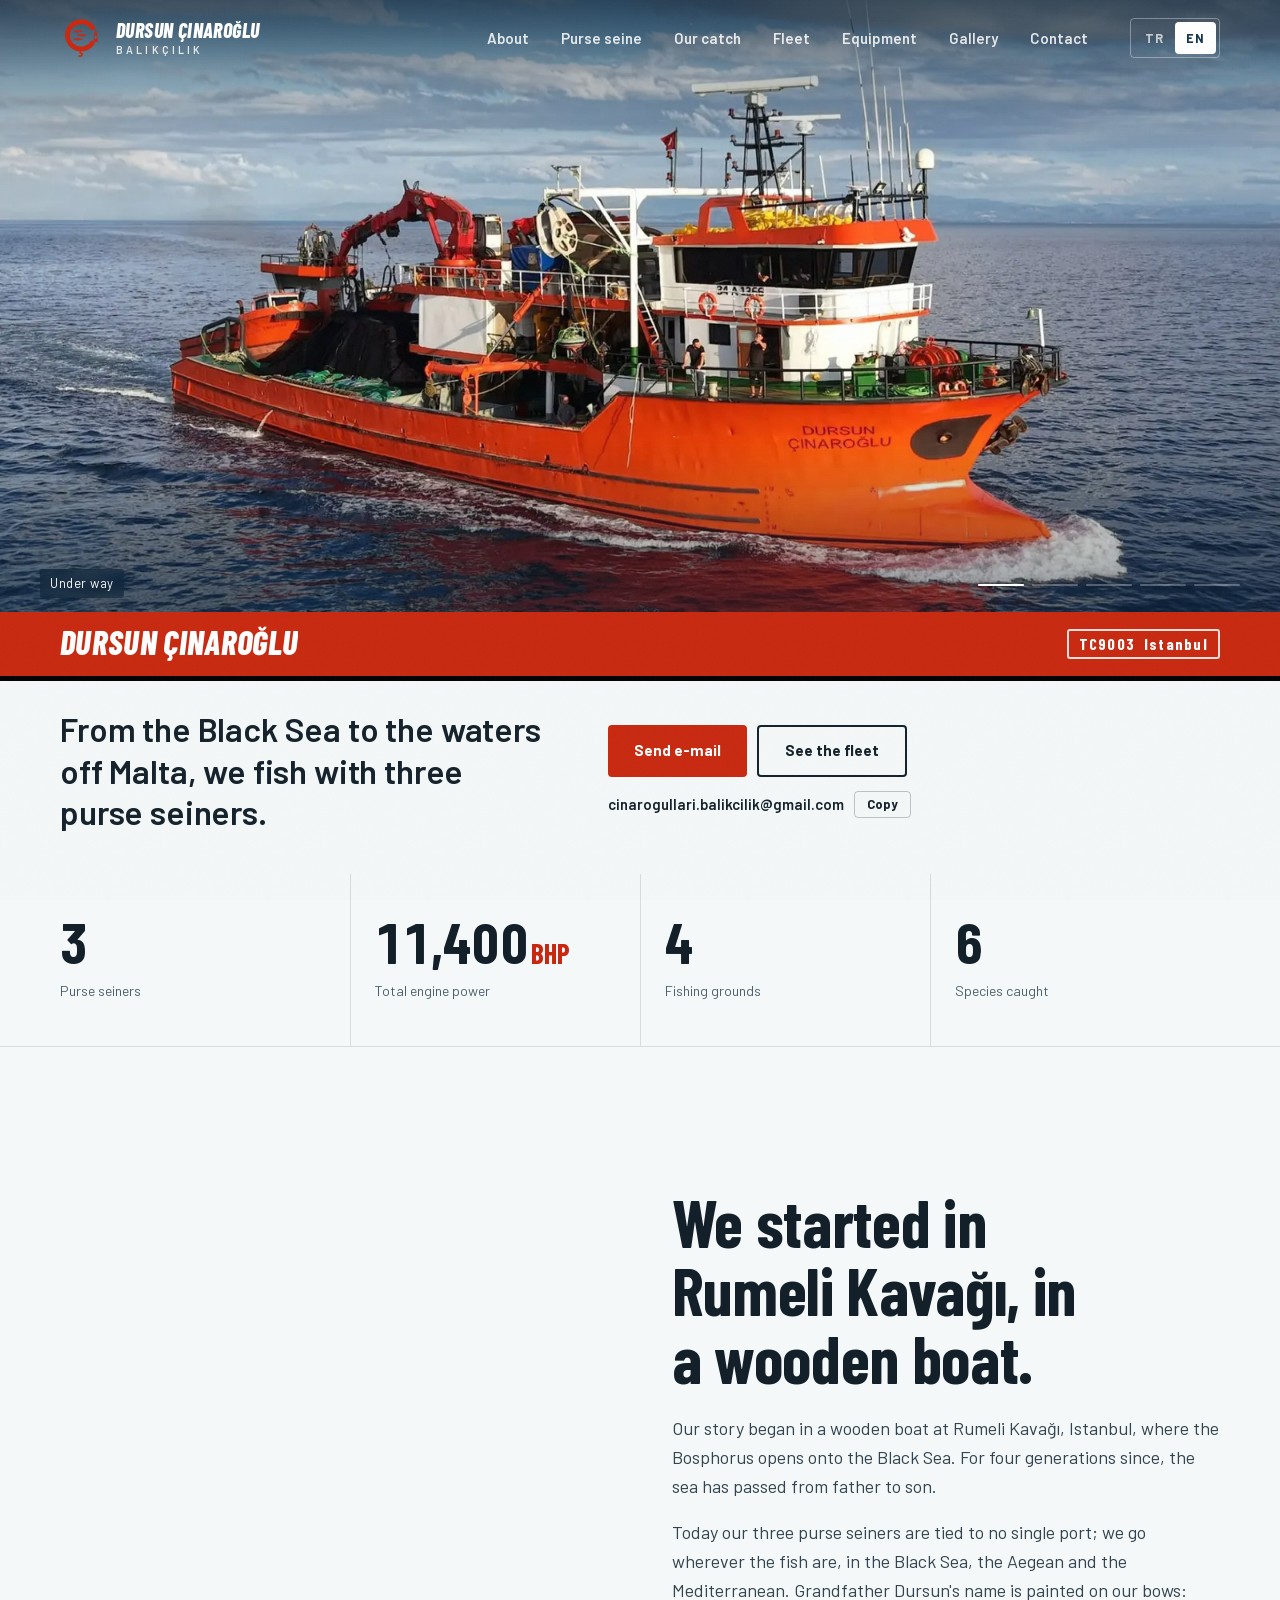
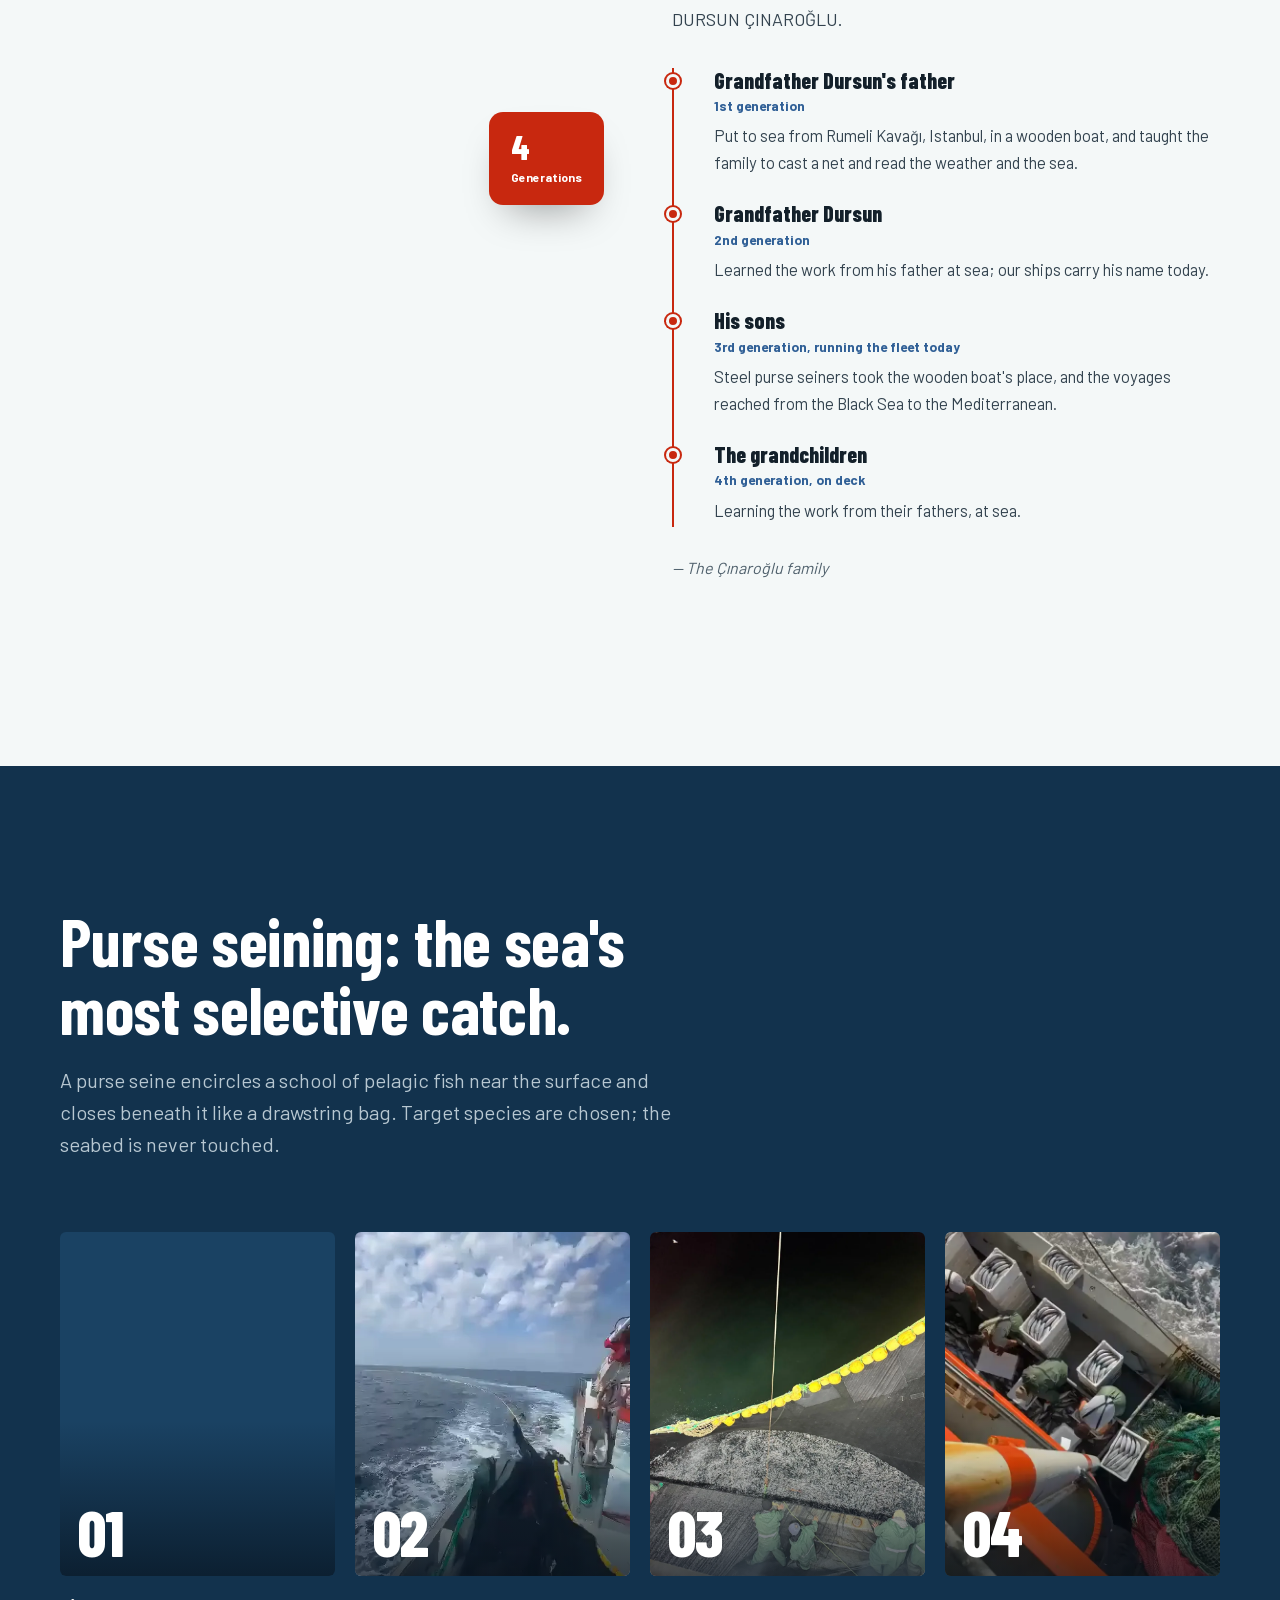
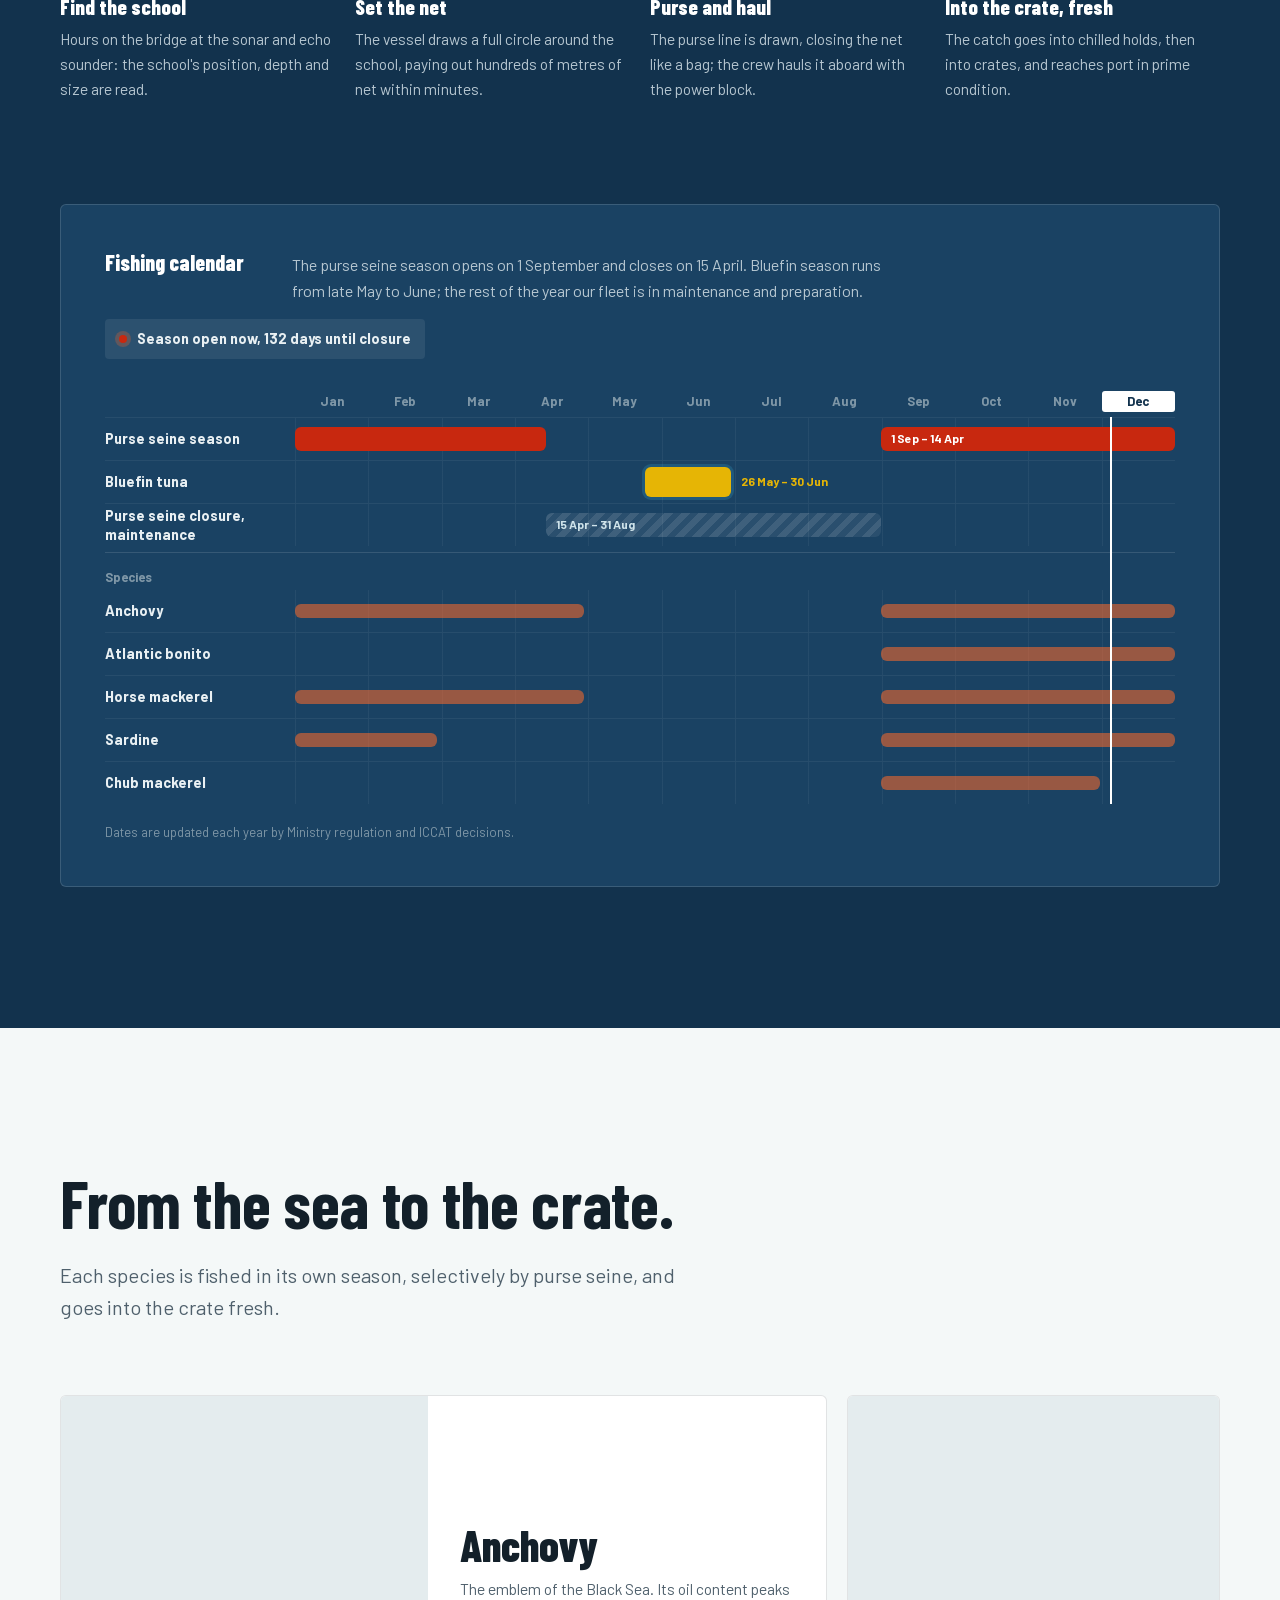
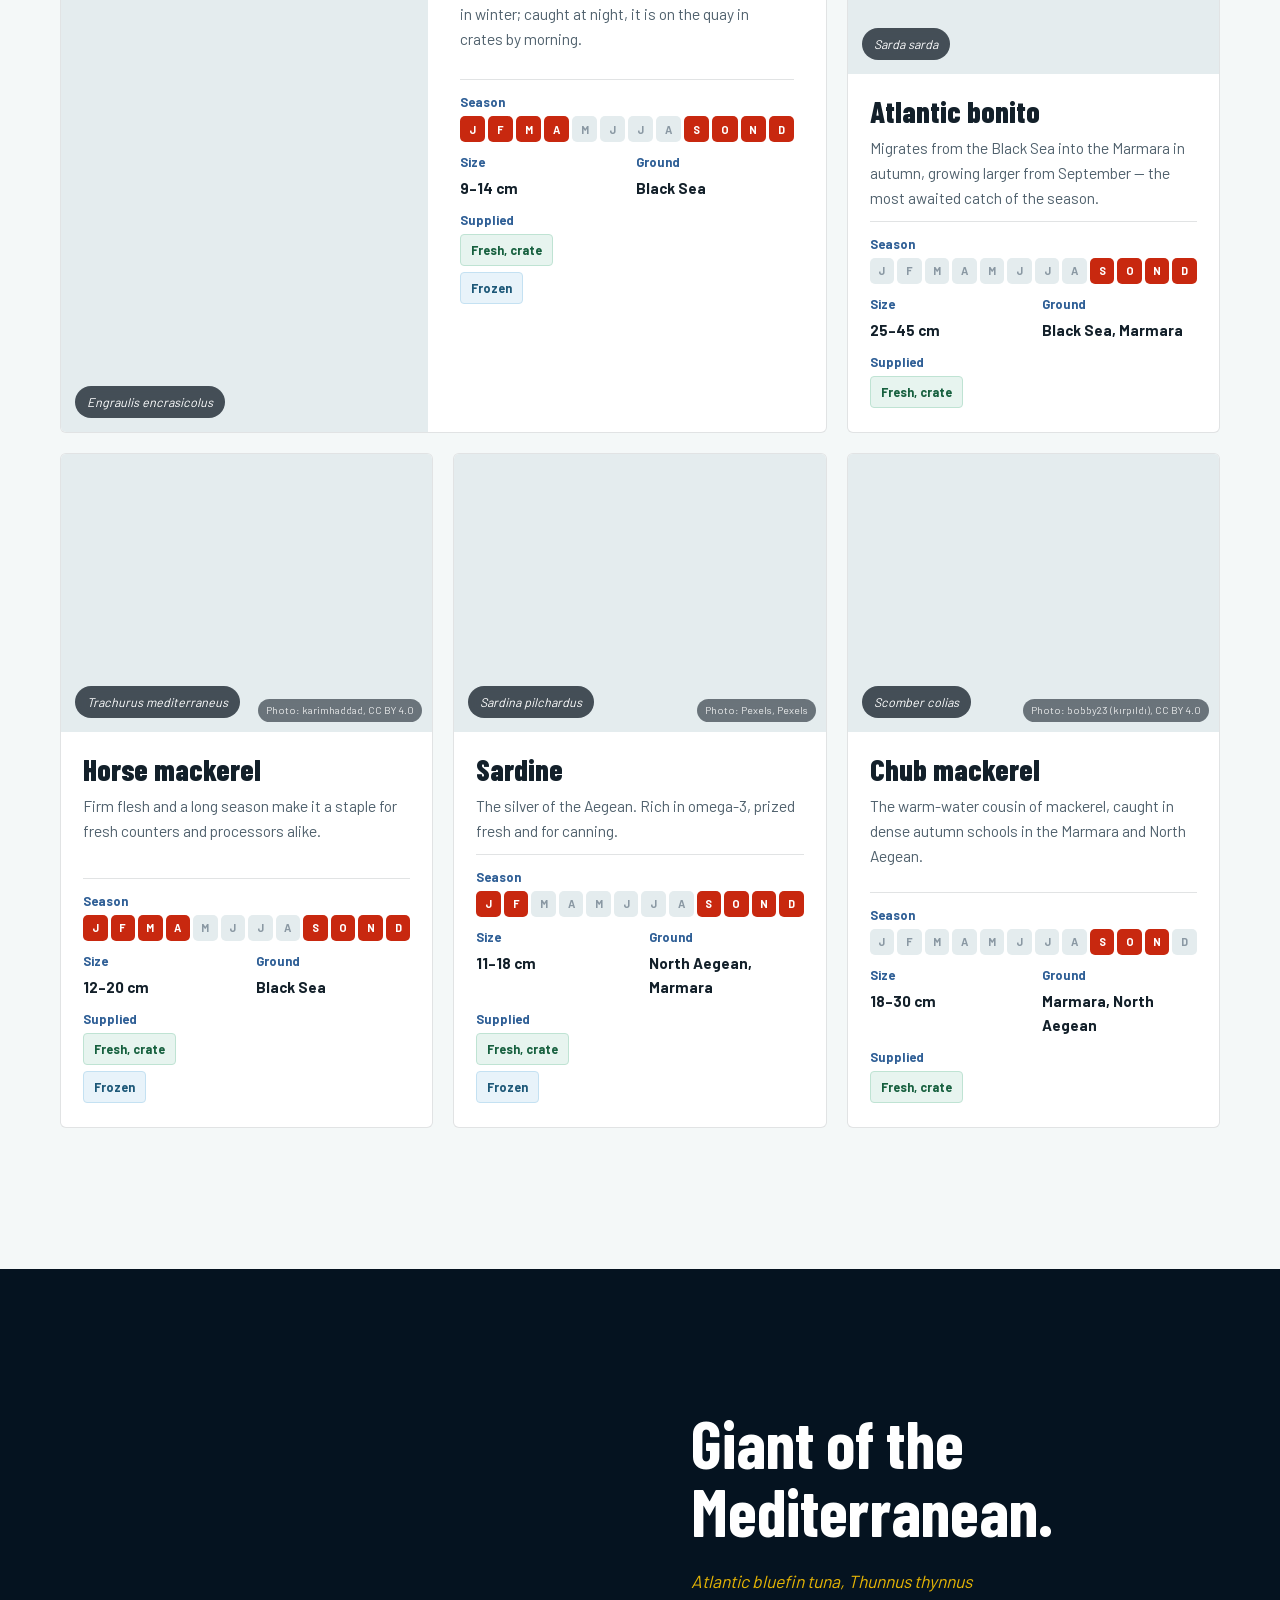
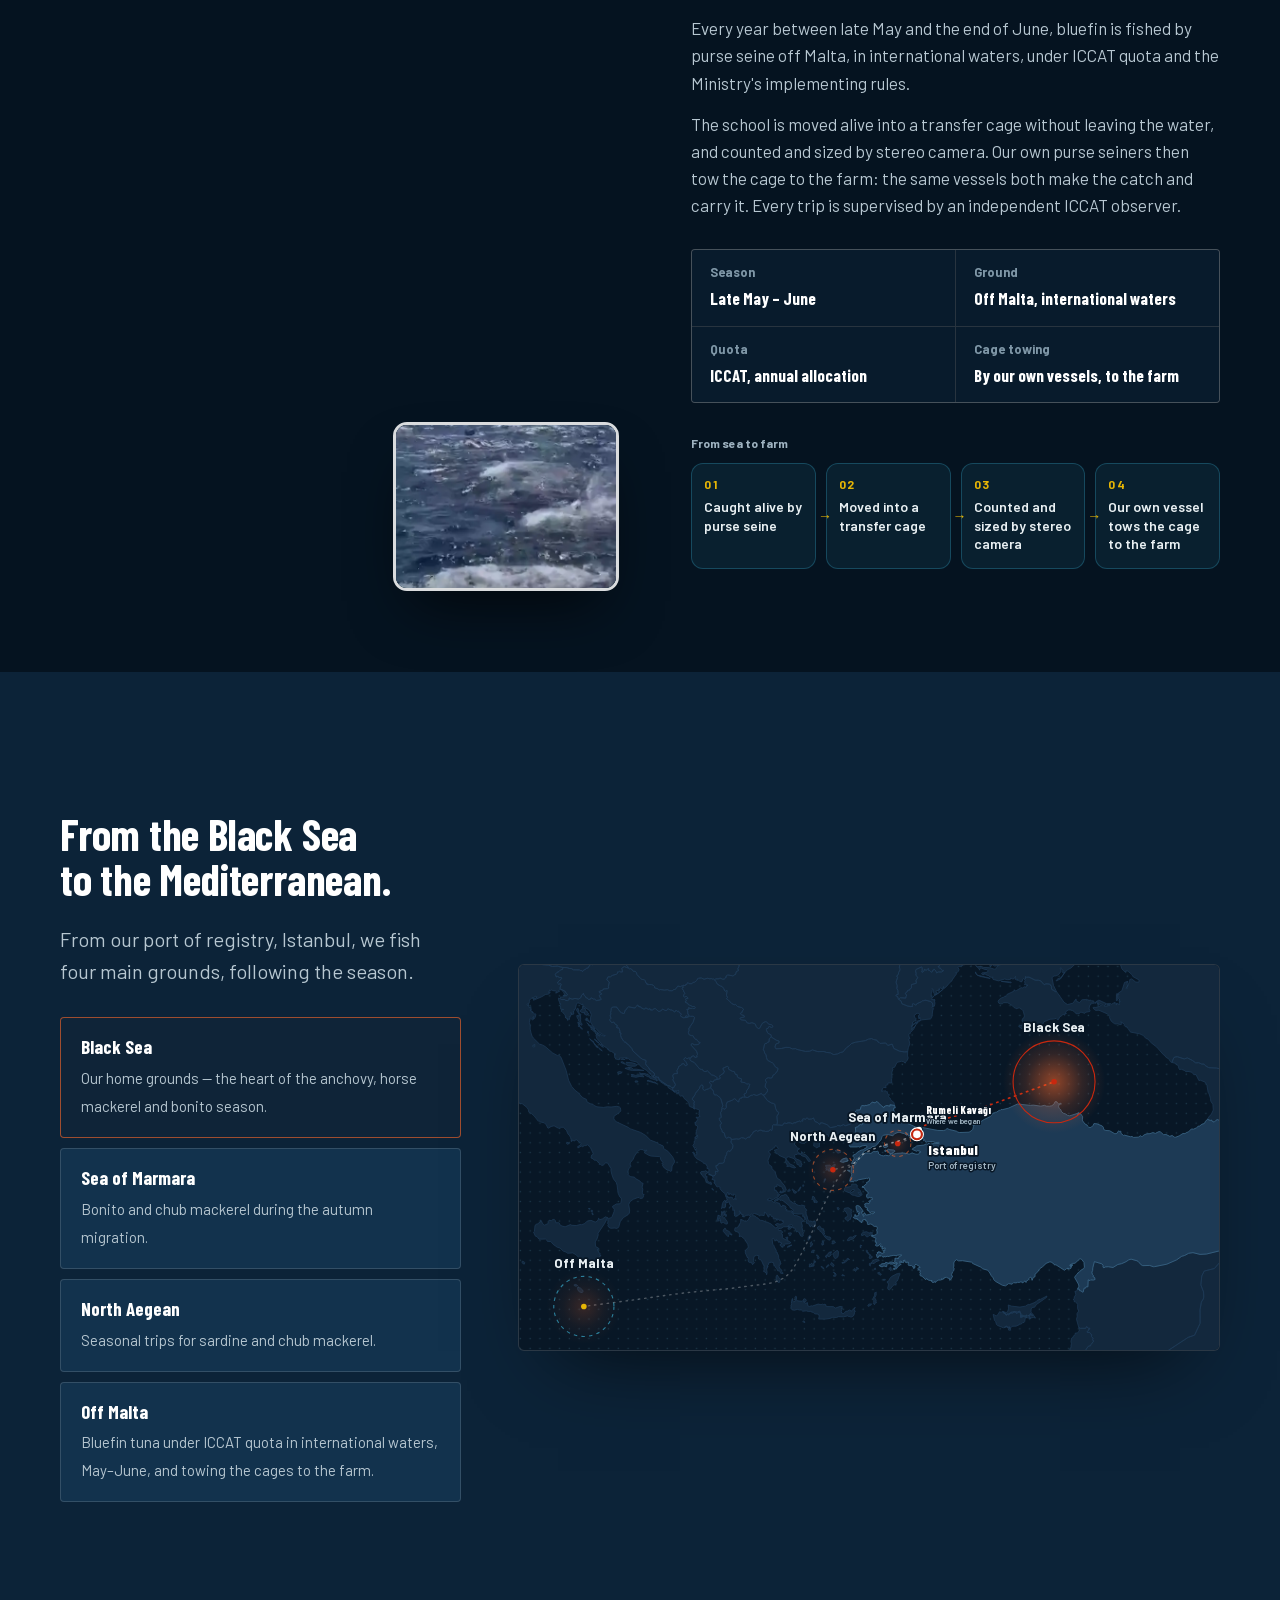
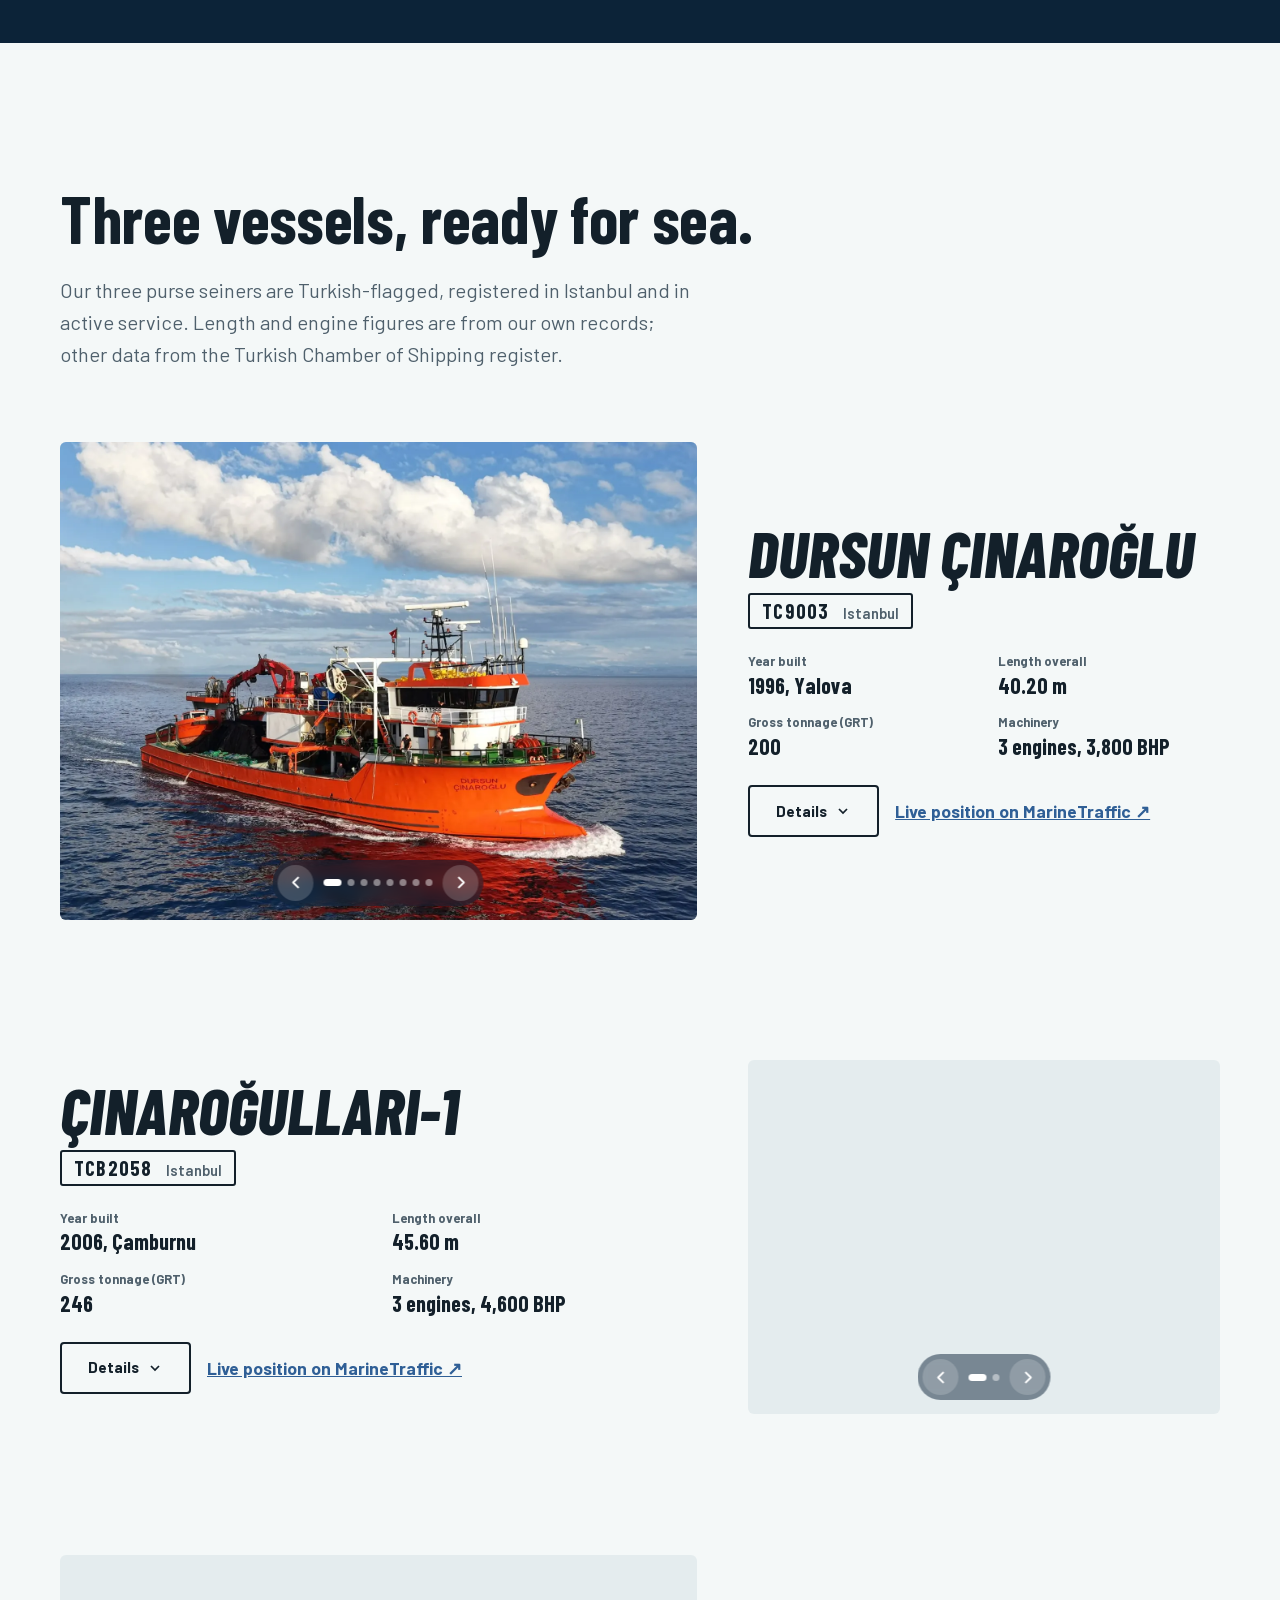
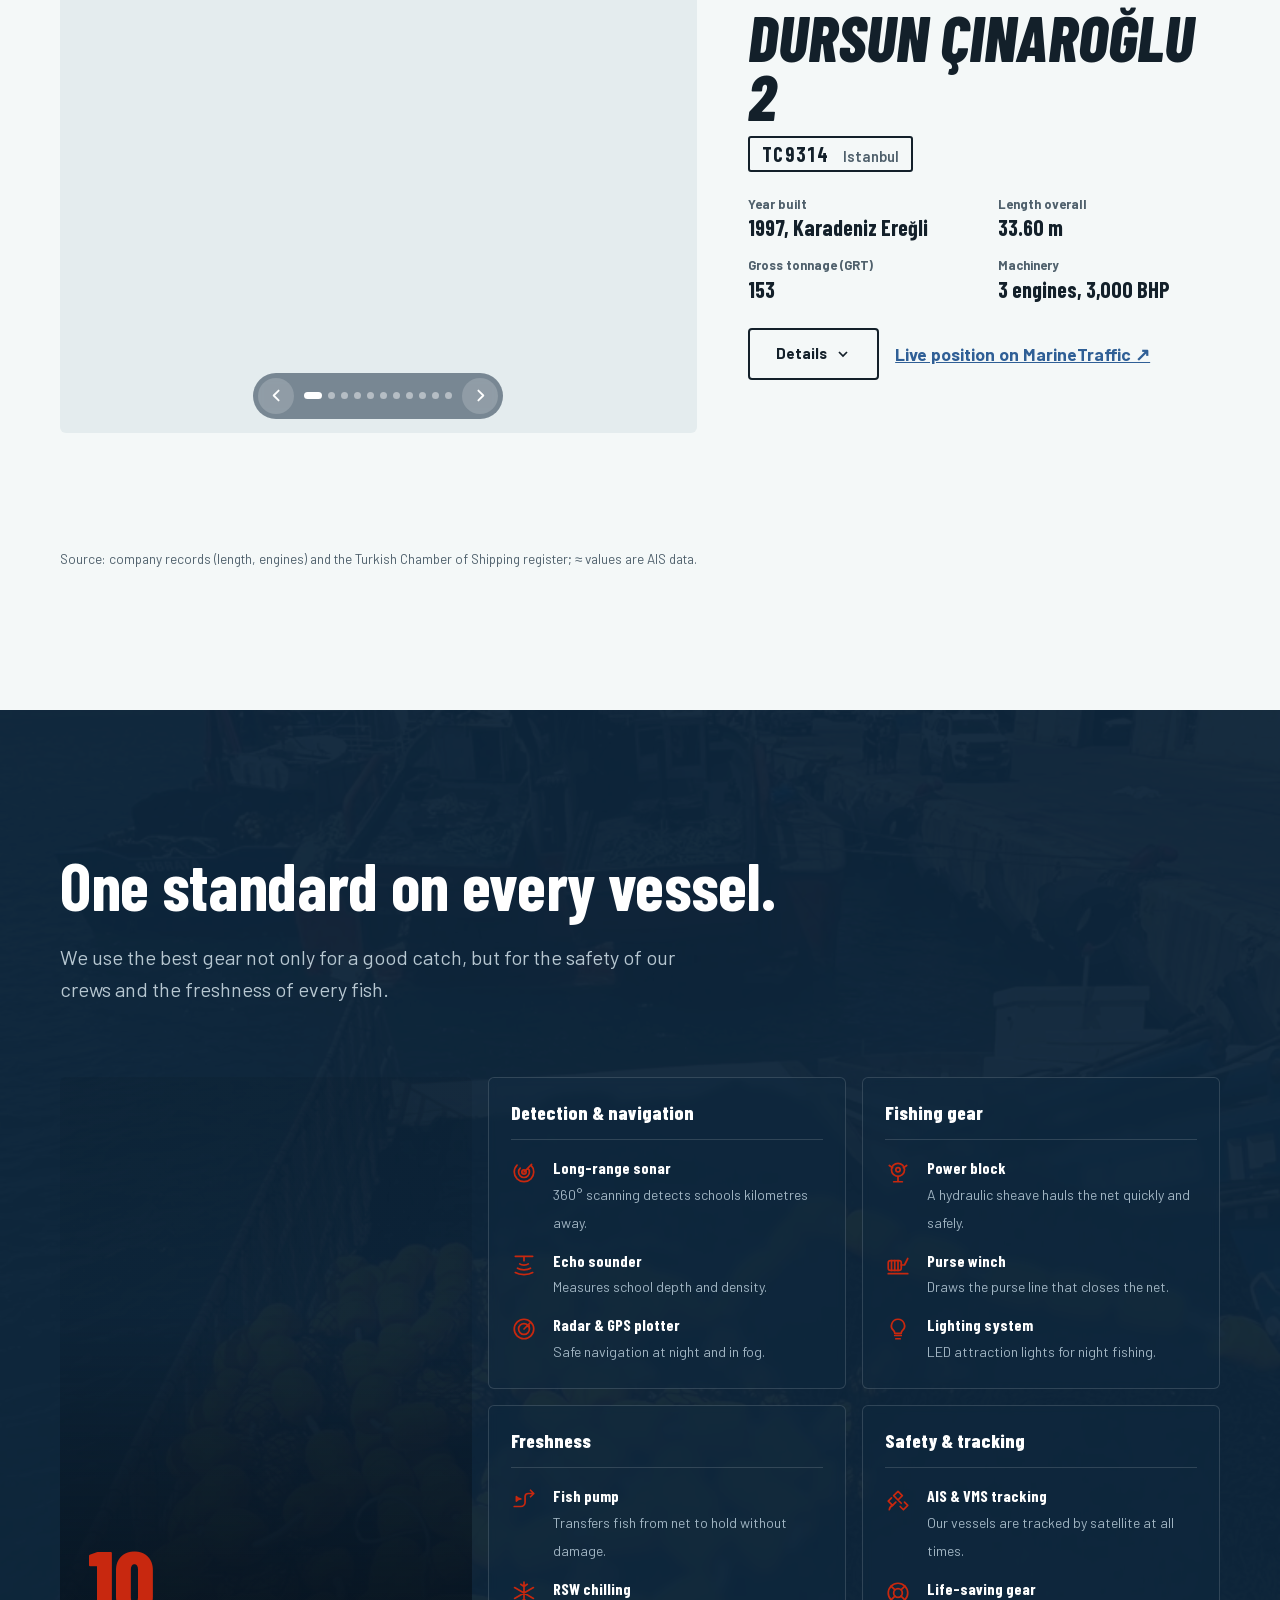
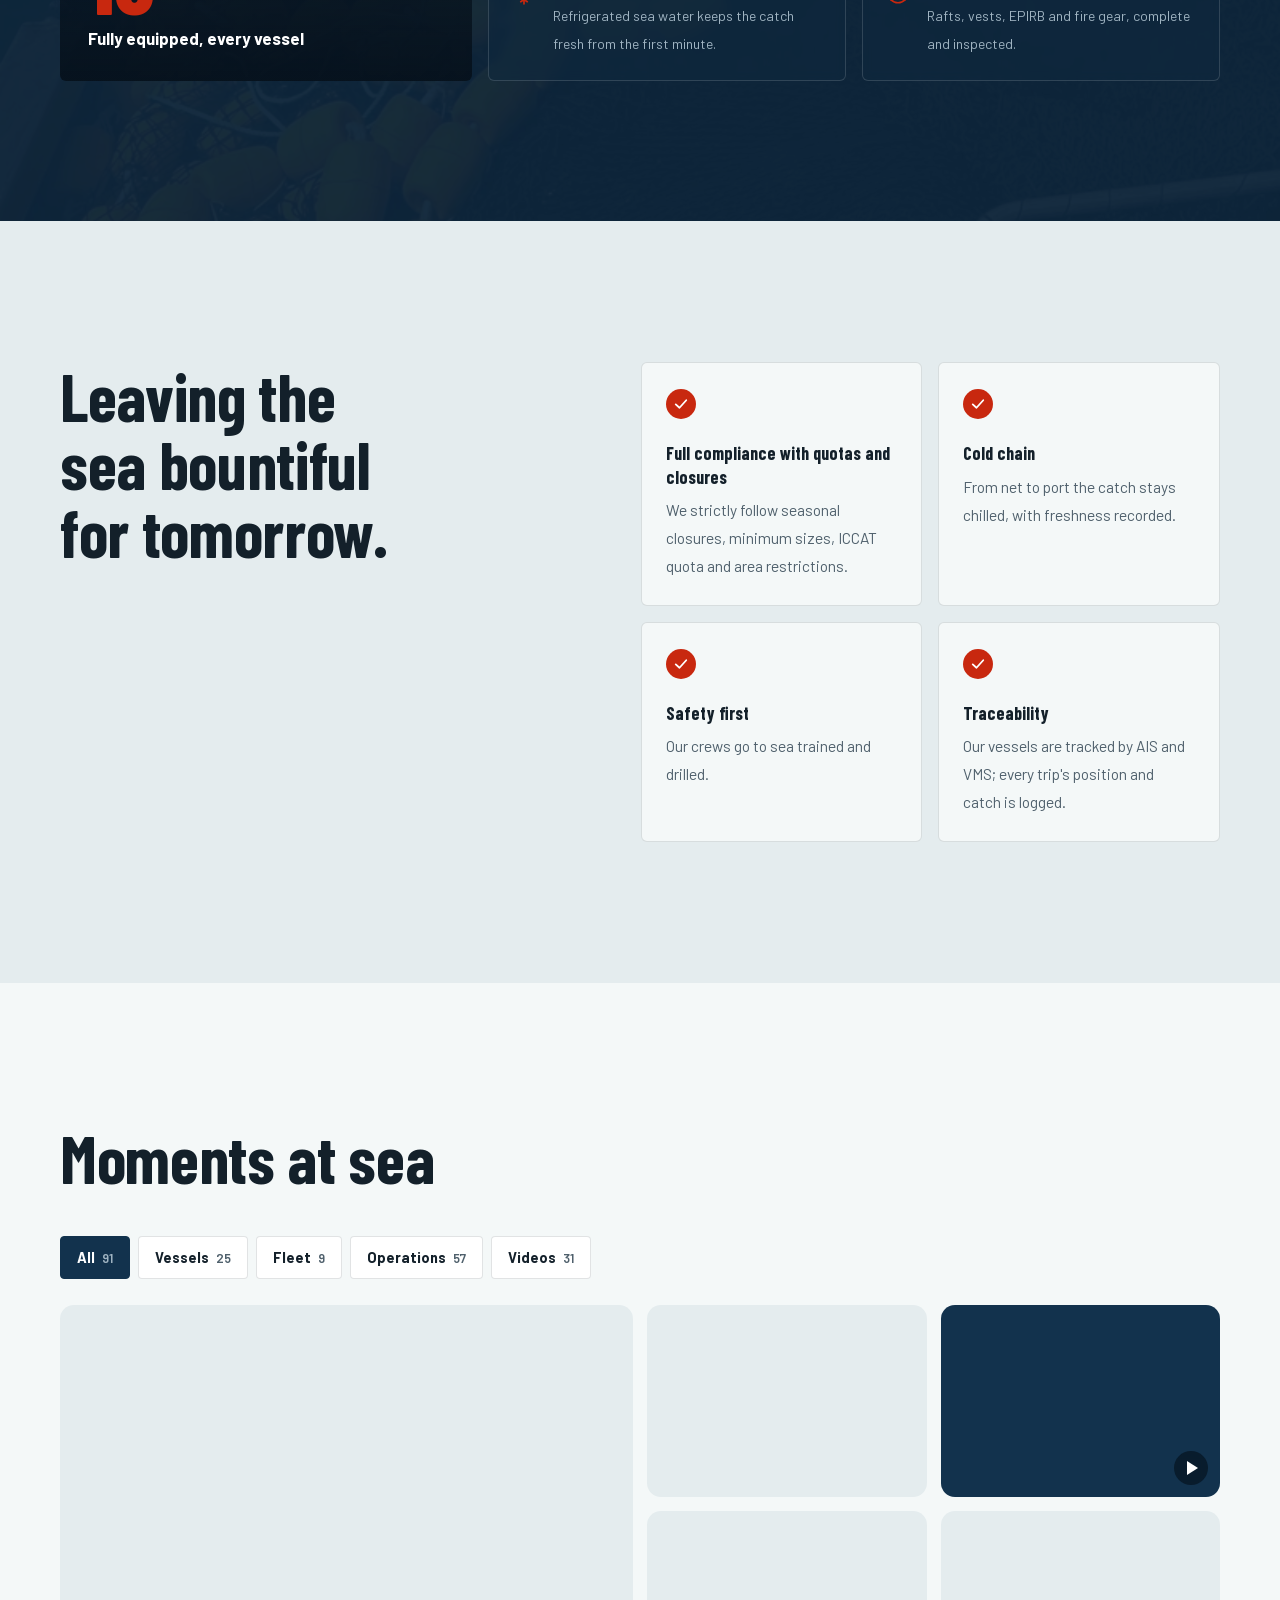
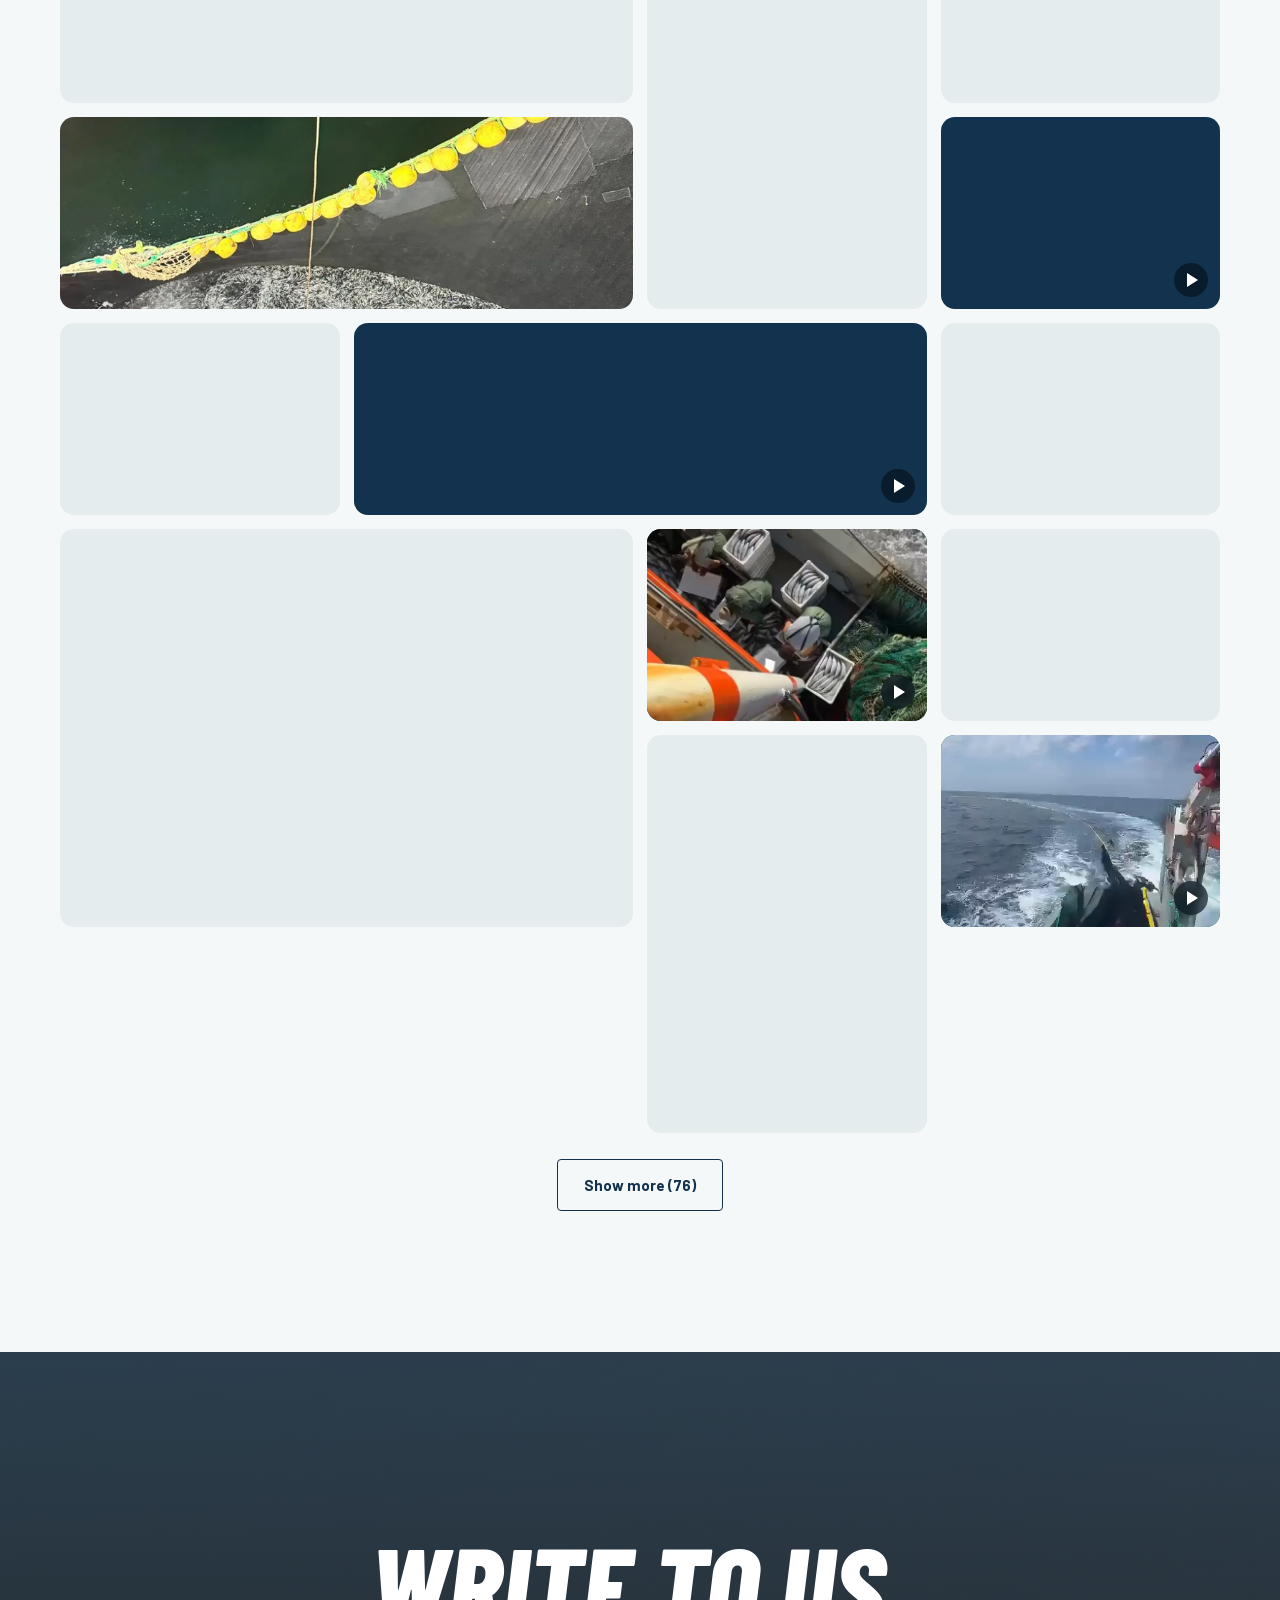
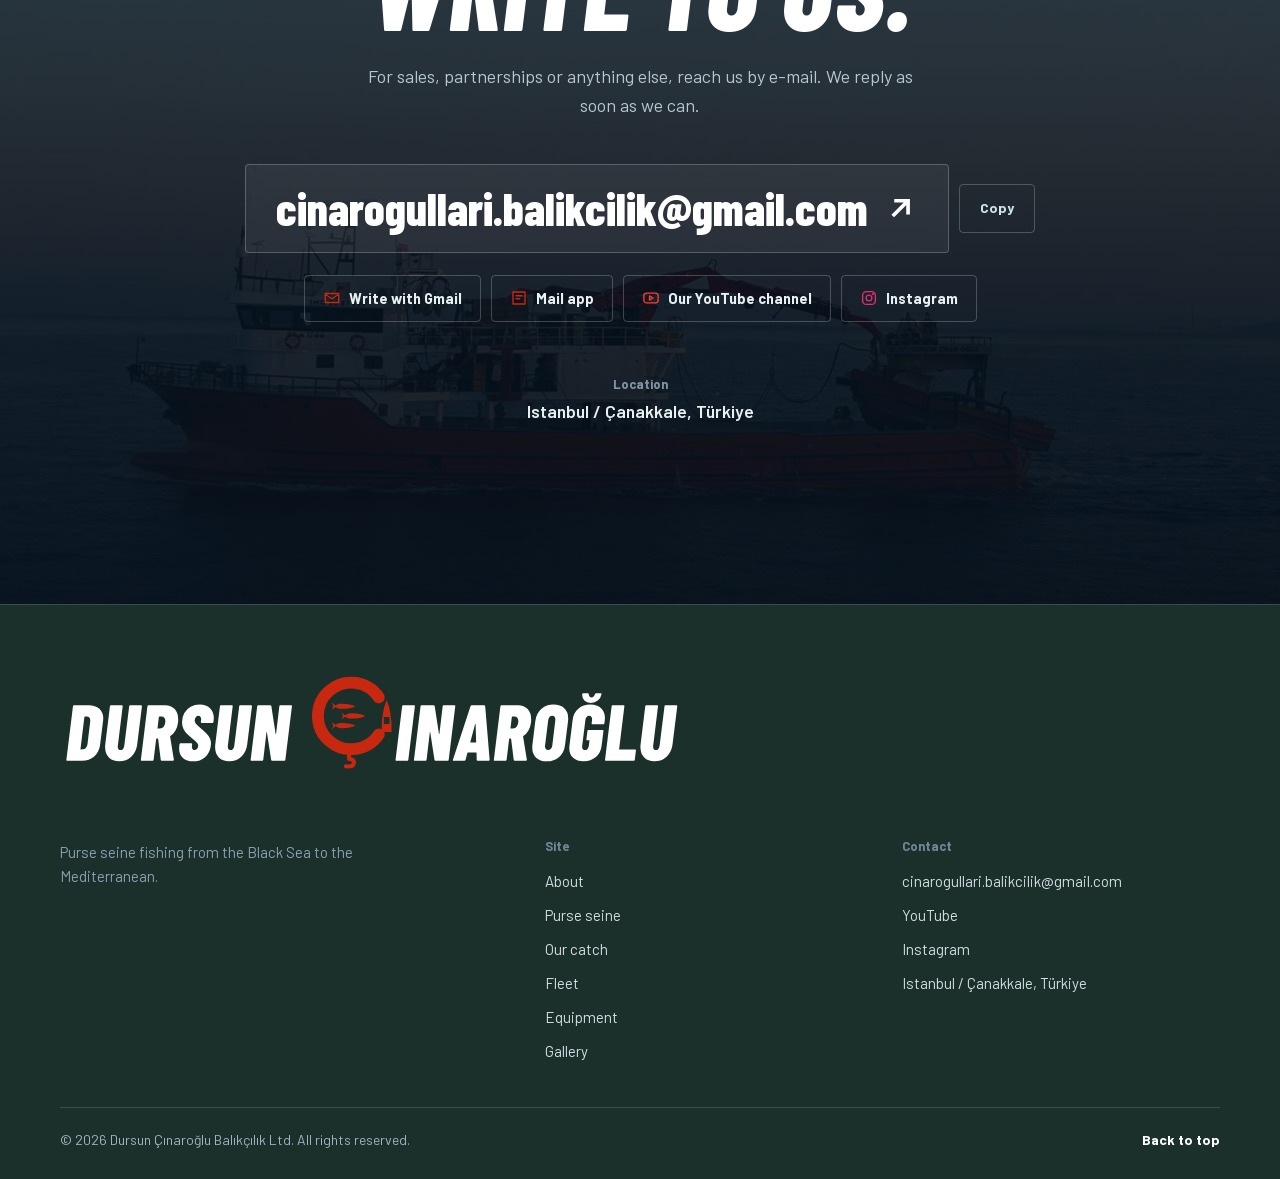
<file: en/index.html>
<!doctype html>
<!DOCTYPE html>
<html lang="en"><head>
  <meta charset="utf-8">
  <!-- Güvenlik kuralları sayfanın içinde de var: GitHub Pages yanıt başlığı eklemeye izin vermiyor.
       (_headers yalnızca Cloudflare'de çalışır; frame-ancestors meta'da geçersiz, onun yerine main.js çerçeve kontrolü yapar.) -->
  <meta http-equiv="Content-Security-Policy" content="default-src 'none'; script-src 'self'; style-src 'self'; img-src 'self' data:; font-src 'self'; media-src 'self'; connect-src 'self'; manifest-src 'self'; base-uri 'none'; form-action 'none'; object-src 'none'; upgrade-insecure-requests">
  <meta name="referrer" content="strict-origin-when-cross-origin">
  <meta name="viewport" content="width=device-width, initial-scale=1">
  <title>Dursun Çınaroğlu Balıkçılık – Purse seine fishing</title>
  <meta name="description" content="Purse seine fishing with three vessels in the Black Sea, Marmara, Aegean and Mediterranean: anchovy, bonito, horse mackerel, sardine, chub mackerel and bluefin tuna.">
  <meta name="theme-color" content="#0a1a2a">
  <link rel="canonical" href="https://dursuncinaroglu.github.io/en/">
  <link rel="alternate" hreflang="tr" href="https://dursuncinaroglu.github.io/">
  <link rel="alternate" hreflang="en" href="https://dursuncinaroglu.github.io/en/">
  <link rel="alternate" hreflang="x-default" href="https://dursuncinaroglu.github.io/">

  <meta property="og:type" content="website">
  <meta property="og:title" content="Dursun Çınaroğlu Balıkçılık">
  <meta property="og:description" content="Karadeniz'den Akdeniz'e gırgır balıkçılığı.">
  <meta property="og:image" content="https://dursuncinaroglu.github.io/assets/img/paylasim.png">
  <meta property="og:image:width" content="1200">
  <meta property="og:image:height" content="630">
  <meta property="og:locale" content="en_US">
  <meta property="og:locale:alternate" content="tr_TR">
  <meta name="twitter:card" content="summary_large_image">
  <meta name="msvalidate.01" content="FC20CFFD817532C777523C9A4DC7FF60">

  <link rel="icon" href="/favicon.ico" sizes="48x48">
  <link rel="icon" href="/assets/img/simge-v2.svg" type="image/svg+xml">
  <link rel="icon" href="/assets/img/simge-v2-32.png" sizes="32x32" type="image/png">
  <link rel="apple-touch-icon" href="/assets/img/simge-v2-180.png">
  <link rel="preload" href="/assets/fonts/barlow-condensed-800i-latin.woff2" as="font" type="font/woff2" crossorigin="">
  <link rel="preload" href="/assets/fonts/barlow-400-latin.woff2" as="font" type="font/woff2" crossorigin="">
  <link rel="preload" as="image" href="/assets/img/g/dursun-cinaroglu-seyir.webp" media="(min-width: 801px)">
  <link rel="preload" as="image" href="/assets/img/g/dursun-cinaroglu-seyir-sm.webp" media="(max-width: 800px)">
  <link rel="stylesheet" href="/assets/css/style.css">

  <script type="application/ld+json">
  {"@context":"https://schema.org","@type":"Organization","name":"Dursun Çınaroğlu Balıkçılık","legalName":"Dursun Çınaroğlu Balıkçılık Denizcilik İnşaat Turizm İthalat İhracat Sanayi ve Ticaret Ltd. Şti.","url":"https://dursuncinaroglu.github.io/","logo":"https://dursuncinaroglu.github.io/assets/img/simge-v2-180.png","sameAs":["https://www.youtube.com/@dursuncinaroglu.balikcilik","https://www.instagram.com/dursuncinaroglu.balikcilik/"],"email":"cinarogullari.balikcilik@gmail.com"}
  </script>
  <!-- Dil, sayfa çizilmeden önce belirlenir; böylece yanlış dil bir an bile görünmez -->
  <script src="/assets/js/content.js"></script>
</head>
<body>
  <a class="skip" href="#main">Skip to content</a>

  <!-- ===================== HEADER ===================== -->
  <header class="hdr" id="top">
    <div class="hdr__in wrap">
      <a class="brand" href="#top" aria-label="Dursun Çınaroğlu Balıkçılık">
        <svg class="brand__mark" viewBox="0 0 100 100" aria-hidden="true"><use href="#logo"></use></svg>
        <span class="brand__txt">
          <span class="brand__name">DURSUN ÇINAROĞLU</span>
          <span class="brand__sub" data-i18n="brand.sub">BALIKÇILIK</span>
        </span>
      </a>
      <nav class="nav" id="nav" aria-label="Ana menü">
        <a href="#hakkimizda" data-i18n="nav.about">About</a>
        <a href="#girgir" data-i18n="nav.method">Purse seine</a>
        <a href="#avimiz" data-i18n="nav.catch">Our catch</a>
        <a href="#filo" data-i18n="nav.fleet">Fleet</a>
        <a href="#ekipman" data-i18n="nav.equipment">Equipment</a>
        <a href="#galeri" data-i18n="nav.gallery">Gallery</a>
        <a href="#iletisim" data-i18n="nav.contact">Contact</a>
      </nav>
      <div class="hdr__tools">
        <div class="lang" role="group" aria-label="Dil / Language">
          <button type="button" data-lang="tr" aria-pressed="false">TR</button>
          <button type="button" data-lang="en" aria-pressed="true">EN</button>
        </div>
        <button class="burger" type="button" aria-expanded="false" aria-controls="nav" data-i18n-attr="aria-label:nav.menu" aria-label="Menu">
          <span></span><span></span>
        </button>
      </div>
    </div>
  </header>

  <main id="main">
    <!-- ===================== HERO ===================== -->
    <section class="hero" aria-label="Giriş">
      <div class="hero__media">
        <div class="hero__slides" id="heroSlides"><figure class="is-on"><picture><source media="(max-width: 700px)" srcset="/assets/img/g/dursun-cinaroglu-seyir-sm.webp 800w, /assets/img/g/dursun-cinaroglu-seyir.webp 1600w" sizes="100vw"><img src="/assets/img/g/dursun-cinaroglu-seyir-sm.webp" srcset="/assets/img/g/dursun-cinaroglu-seyir-sm.webp 800w, /assets/img/g/dursun-cinaroglu-seyir.webp 1920w" sizes="100vw" alt="" decoding="async"></picture></figure><figure><picture><source media="(max-width: 700px)" srcset="/assets/img/g/dursun-cinaroglu-gun-batimi-1-sm.webp 800w, /assets/img/g/dursun-cinaroglu-gun-batimi-1.webp 1600w" sizes="100vw"><img src="/assets/img/g/dursun-cinaroglu-gun-batimi-2-sm.webp" srcset="/assets/img/g/dursun-cinaroglu-gun-batimi-2-sm.webp 800w, /assets/img/g/dursun-cinaroglu-gun-batimi-2.webp 1920w" sizes="100vw" alt="" loading="lazy" decoding="async"></picture></figure><figure><picture><source media="(max-width: 700px)" srcset="/assets/img/g/dursun-cinaroglu-2-liman-4-sm.webp 800w, /assets/img/g/dursun-cinaroglu-2-liman-4.webp 1600w" sizes="100vw"><img src="/assets/img/g/dursun-cinaroglu-2-liman-1-sm.webp" srcset="/assets/img/g/dursun-cinaroglu-2-liman-1-sm.webp 800w, /assets/img/g/dursun-cinaroglu-2-liman-1.webp 1920w" sizes="100vw" alt="" loading="lazy" decoding="async"></picture></figure><figure><picture><source media="(max-width: 700px)" srcset="/assets/img/g/filo-gun-batimi-sm.webp 800w, /assets/img/g/filo-gun-batimi.webp 1600w" sizes="100vw"><img src="/assets/img/g/filo-gun-batimi-sm.webp" srcset="/assets/img/g/filo-gun-batimi-sm.webp 800w, /assets/img/g/filo-gun-batimi.webp 1920w" sizes="100vw" alt="" loading="lazy" decoding="async"></picture></figure><figure><picture><source media="(max-width: 700px)" srcset="/assets/img/g/operasyon-ag-gun-batimi-foto-sm.webp 800w, /assets/img/g/operasyon-ag-gun-batimi-foto.webp 1600w" sizes="100vw"><img src="/assets/img/g/operasyon-denizde-calisma-sm.webp" srcset="/assets/img/g/operasyon-denizde-calisma-sm.webp 800w, /assets/img/g/operasyon-denizde-calisma.webp 1920w" sizes="100vw" alt="" loading="lazy" decoding="async"></picture></figure></div>
        <div class="hero__shade"></div>
        <p class="hero__caption" id="heroCaption" aria-live="polite">Under way</p>
        <div class="hero__dots" id="heroDots"><button type="button" aria-label="1 / 5" class="is-on"></button><button type="button" aria-label="2 / 5"></button><button type="button" aria-label="3 / 5"></button><button type="button" aria-label="4 / 5"></button><button type="button" aria-label="5 / 5"></button></div>
      </div>
      <div class="hero__band"><div class="wrap hero__bandin" aria-hidden="true">
        <p class="hero__name" id="heroName">DURSUN ÇINAROĞLU</p>
        <p class="hero__plate" id="heroPlate">TC9003  Istanbul</p>
      </div></div>
      <div class="hero__bottom wrap">
        <h1 class="hero__title" data-i18n="hero.title">From the Black Sea to the waters off Malta, we fish with three purse seiners.</h1>
        <div class="hero__cta">
          <a class="btn btn--accent" id="heroMail" href="#iletisim" data-i18n="fab.mail">Send e-mail</a>
          <a class="btn btn--line" href="#filo" data-i18n="hero.cta1">See the fleet</a>
          <p class="hero__mail"><span class="hero__addr" id="heroAddr">cinarogullari.balikcilik@gmail.com</span><button type="button" class="hero__copy" id="heroCopy" data-i18n="contact.copy">Copy</button></p>
        </div>
      </div>
    </section>

    <!-- ===================== STATS ===================== -->
    <section class="stats" id="rakamlar">
      <div class="wrap stats__grid" id="stats"><div class="stat reveal"><div class="stat__num"><span data-count="3">3</span></div><div class="stat__label">Purse seiners</div></div><div class="stat reveal"><div class="stat__num"><span data-count="11400">11,400</span><small>BHP</small></div><div class="stat__label">Total engine power</div></div><div class="stat reveal"><div class="stat__num"><span data-count="4">4</span></div><div class="stat__label">Fishing grounds</div></div><div class="stat reveal"><div class="stat__num"><span data-count="6">6</span></div><div class="stat__label">Species caught</div></div></div>
    </section>


    <!-- ===================== ABOUT ===================== -->
    <section class="sec about" id="hakkimizda">
      <div class="wrap about__grid">
        <div class="about__media reveal">
          <img src="/assets/img/g/filo-limanda-2-sm.webp" srcset="/assets/img/g/filo-limanda-2-sm.webp 800w, /assets/img/g/filo-limanda-2.webp 1600w" sizes="(max-width: 900px) 100vw, 45vw" alt="" loading="lazy" decoding="async">
          <div class="about__badge"><strong>4</strong><span id="aboutBadge">Generations</span></div>
        </div>
        <div class="about__text">
          <p class="eyebrow reveal" data-num="01" data-i18n="about.eyebrow">About us</p>
          <h2 class="h2 about__title reveal" data-i18n-html="about.title">We started in Rumeli Kavağı, in a wooden boat.</h2>
          <p class="reveal" data-i18n="about.p1">Our story began in a wooden boat at Rumeli Kavağı, Istanbul, where the Bosphorus opens onto the Black Sea. For four generations since, the sea has passed from father to son.</p>
          <p class="reveal" data-i18n="about.p2">Today our three purse seiners are tied to no single port; we go wherever the fish are, in the Black Sea, the Aegean and the Mediterranean. Grandfather Dursun's name is painted on our bows: DURSUN ÇINAROĞLU.</p>
          <ol class="gens" id="generations"><li class="gen reveal"><span class="gen__n" aria-hidden="true"></span><div><b class="gen__who">Grandfather Dursun's father</b><span class="gen__role">1st generation</span><p class="gen__text">Put to sea from Rumeli Kavağı, Istanbul, in a wooden boat, and taught the family to cast a net and read the weather and the sea.</p></div></li><li class="gen reveal"><span class="gen__n" aria-hidden="true"></span><div><b class="gen__who">Grandfather Dursun</b><span class="gen__role">2nd generation</span><p class="gen__text">Learned the work from his father at sea; our ships carry his name today.</p></div></li><li class="gen reveal"><span class="gen__n" aria-hidden="true"></span><div><b class="gen__who">His sons</b><span class="gen__role">3rd generation, running the fleet today</span><p class="gen__text">Steel purse seiners took the wooden boat's place, and the voyages reached from the Black Sea to the Mediterranean.</p></div></li><li class="gen reveal"><span class="gen__n" aria-hidden="true"></span><div><b class="gen__who">The grandchildren</b><span class="gen__role">4th generation, on deck</span><p class="gen__text">Learning the work from their fathers, at sea.</p></div></li></ol>
          <p class="sign reveal" data-i18n="about.sign">— The Çınaroğlu family</p>
        </div>
      </div>
    </section>

    <!-- ===================== METHOD ===================== -->
    <section class="sec method dark" id="girgir">
      <div class="wrap">
        <div class="sec__head">
          <p class="eyebrow eyebrow--light reveal" data-num="02" data-i18n="method.eyebrow">What we do</p>
          <h2 class="h2 reveal" data-i18n-html="method.title">Purse seining: the sea's most <em>selective</em> catch.</h2>
          <p class="sec__lead reveal" data-i18n="method.lead">A purse seine encircles a school of pelagic fish near the surface and closes beneath it like a drawstring bag. Target species are chosen; the seabed is never touched.</p>
        </div>
        <ol class="steps" id="steps"><li class="step reveal"><figure class="step__img"><img src="/assets/img/g/operasyon-kaptan-kosku-gun-batimi-sm.webp" srcset="/assets/img/g/operasyon-kaptan-kosku-gun-batimi-sm.webp 800w, /assets/img/g/operasyon-kaptan-kosku-gun-batimi.webp 1920w" sizes="(max-width: 640px) 85vw, (max-width: 1100px) 45vw, 25vw" alt="Find the school" loading="lazy" decoding="async"><span class="step__num">01</span></figure><h4>Find the school</h4><p>Hours on the bridge at the sonar and echo sounder: the school's position, depth and size are read.</p></li><li class="step reveal"><figure class="step__img"><span class="vwrap"><img class="vposter" src="/assets/video/operasyon-ag-atma.webp" alt="Set the net" fetchpriority="high" decoding="async"><video class="lazyvid" muted="" loop="" playsinline="" preload="none" aria-hidden="true"><source src="/assets/video/operasyon-ag-atma.mp4" type="video/mp4"></video></span><span class="step__num">02</span></figure><h4>Set the net</h4><p>The vessel draws a full circle around the school, paying out hundreds of metres of net within minutes.</p></li><li class="step reveal"><figure class="step__img"><img src="/assets/img/g/operasyon-ag-cekme-2-sm.webp" srcset="/assets/img/g/operasyon-ag-cekme-2-sm.webp 800w, /assets/img/g/operasyon-ag-cekme-2.webp 1920w" sizes="(max-width: 640px) 85vw, (max-width: 1100px) 45vw, 25vw" alt="Purse and haul" loading="lazy" decoding="async"><span class="step__num">03</span></figure><h4>Purse and haul</h4><p>The purse line is drawn, closing the net like a bag; the crew hauls it aboard with the power block.</p></li><li class="step reveal"><figure class="step__img"><span class="vwrap"><img class="vposter" src="/assets/video/operasyon-kasalama.webp" alt="Into the crate, fresh" fetchpriority="high" decoding="async"><video class="lazyvid" muted="" loop="" playsinline="" preload="none" aria-hidden="true"><source src="/assets/video/operasyon-kasalama.mp4" type="video/mp4"></video></span><span class="step__num">04</span></figure><h4>Into the crate, fresh</h4><p>The catch goes into chilled holds, then into crates, and reaches port in prime condition.</p></li></ol>

        <div class="season reveal">
          <div class="season__head">
            <h3 class="h3" data-i18n="season.title">Fishing calendar</h3>
            <p data-i18n="season.lead">The purse seine season opens on 1 September and closes on 15 April. Bluefin season runs from late May to June; the rest of the year our fleet is in maintenance and preparation.</p>
            <p class="season__now is-open" id="seasonNow">Season open now, 143 days until closure</p>
          </div>
          <div class="cal" id="season" role="img" aria-label="The purse seine season opens on 1 September and closes on 15 April. Bluefin season runs from late May to June; the rest of the year our fleet is in maintenance and preparation."><div class="cal__row cal__row--head"><span></span><div class="cal__months"><span class=""><b class="m-s">Jan</b><b class="m-xs" aria-hidden="true">J</b></span><span class=""><b class="m-s">Feb</b><b class="m-xs" aria-hidden="true">F</b></span><span class=""><b class="m-s">Mar</b><b class="m-xs" aria-hidden="true">M</b></span><span class=""><b class="m-s">Apr</b><b class="m-xs" aria-hidden="true">A</b></span><span class=""><b class="m-s">May</b><b class="m-xs" aria-hidden="true">M</b></span><span class=""><b class="m-s">Jun</b><b class="m-xs" aria-hidden="true">J</b></span><span class=""><b class="m-s">Jul</b><b class="m-xs" aria-hidden="true">J</b></span><span class=""><b class="m-s">Aug</b><b class="m-xs" aria-hidden="true">A</b></span><span class=""><b class="m-s">Sep</b><b class="m-xs" aria-hidden="true">S</b></span><span class=""><b class="m-s">Oct</b><b class="m-xs" aria-hidden="true">O</b></span><span class="is-now"><b class="m-s">Nov</b><b class="m-xs" aria-hidden="true">N</b></span><span class=""><b class="m-s">Dec</b><b class="m-xs" aria-hidden="true">D</b></span></div></div><div class="cal__row"><span class="cal__label">Purse seine season<small class="cal__dates">1 Sep – 14 Apr</small></span><div class="cal__track"><b class="cal__bar cal__bar--seine" data-l="0"></b><b class="cal__bar cal__bar--seine" data-l="0.6657534246575343"><i>1 Sep – 14 Apr</i></b></div></div><div class="cal__row"><span class="cal__label">Bluefin tuna<small class="cal__dates">26 May – 30 Jun</small></span><div class="cal__track"><b class="cal__bar cal__bar--tuna" data-l="0.3972602739726027"></b><span class="cal__out" data-l="0.4958904109589041">26 May – 30 Jun</span></div></div><div class="cal__row"><span class="cal__label">Purse seine closure, maintenance<small class="cal__dates">15 Apr – 31 Aug</small></span><div class="cal__track"><b class="cal__bar cal__bar--ban" data-l="0.28493150684931506"><i>15 Apr – 31 Aug</i></b></div></div><div class="cal__sub">Species</div><div class="cal__row"><span class="cal__label">Anchovy</span><div class="cal__track"><b class="cal__bar cal__bar--sp" data-l="0"></b><b class="cal__bar cal__bar--sp" data-l="0.6657534246575343"></b></div></div><div class="cal__row"><span class="cal__label">Atlantic bonito</span><div class="cal__track"><b class="cal__bar cal__bar--sp" data-l="0.6657534246575343"></b></div></div><div class="cal__row"><span class="cal__label">Horse mackerel</span><div class="cal__track"><b class="cal__bar cal__bar--sp" data-l="0"></b><b class="cal__bar cal__bar--sp" data-l="0.6657534246575343"></b></div></div><div class="cal__row"><span class="cal__label">Sardine</span><div class="cal__track"><b class="cal__bar cal__bar--sp" data-l="0"></b><b class="cal__bar cal__bar--sp" data-l="0.6657534246575343"></b></div></div><div class="cal__row"><span class="cal__label">Chub mackerel</span><div class="cal__track"><b class="cal__bar cal__bar--sp" data-l="0.6657534246575343"></b></div></div><div class="cal__today" data-l="0.8972602739726028"><em>Today</em></div></div>
          <p class="cal__note" data-i18n="season.note">Dates are updated each year by Ministry regulation and ICCAT decisions.</p>
        </div>
      </div>
    </section>

    <!-- ===================== CATCH ===================== -->
    <section class="sec catch" id="avimiz">
      <div class="wrap">
        <div class="sec__head">
          <p class="eyebrow reveal" data-num="03" data-i18n="catch.eyebrow">Our catch</p>
          <h2 class="h2 reveal" data-i18n-html="catch.title">From the sea <em>to the crate</em>.</h2>
          <p class="sec__lead reveal" data-i18n="catch.lead">Each species is fished in its own season, selectively by purse seine, and goes into the crate fresh.</p>
        </div>
        <div class="species" id="species"><article class="fish reveal fish--featured"><figure class="fish__img"><img src="/assets/img/g/sp-hamsi-guverte-sm.webp" srcset="/assets/img/g/sp-hamsi-guverte-sm.webp 800w, /assets/img/g/sp-hamsi-guverte.webp 1920w" sizes="(max-width: 960px) 100vw, 50vw" alt="Anchovy" loading="lazy" decoding="async"><figcaption class="fish__latin">Engraulis encrasicolus</figcaption></figure><div class="fish__body"><h3 class="fish__name">Anchovy</h3><p class="fish__text">The emblem of the Black Sea. Its oil content peaks in winter; caught at night, it is on the quay in crates by morning.</p><dl class="fish__facts"><div><dt>Season</dt><dd><div class="mo" role="img" aria-label="Jan, Feb, Mar, Apr, Sep, Oct, Nov, Dec"><span class="on"><i>J</i></span><span class="on"><i>F</i></span><span class="on"><i>M</i></span><span class="on"><i>A</i></span><span class=""><i>M</i></span><span class=""><i>J</i></span><span class=""><i>J</i></span><span class=""><i>A</i></span><span class="on"><i>S</i></span><span class="on"><i>O</i></span><span class="on"><i>N</i></span><span class="on"><i>D</i></span></div></dd></div><div><dt>Size</dt><dd>9–14 cm</dd></div><div><dt>Ground</dt><dd>Black Sea</dd></div><div><dt>Supplied</dt><dd class="chips"><span class="chip chip--fresh">Fresh, crate</span><span class="chip chip--frozen">Frozen</span></dd></div></dl></div></article><article class="fish reveal"><figure class="fish__img"><img src="/assets/img/g/sp-palamut-kasa-sm.webp" srcset="/assets/img/g/sp-palamut-kasa-sm.webp 800w, /assets/img/g/sp-palamut-kasa.webp 1920w" sizes="(max-width: 640px) 100vw, (max-width: 960px) 50vw, 25vw" alt="Atlantic bonito" loading="lazy" decoding="async"><figcaption class="fish__latin">Sarda sarda</figcaption></figure><div class="fish__body"><h3 class="fish__name">Atlantic bonito</h3><p class="fish__text">Migrates from the Black Sea into the Marmara in autumn, growing larger from September — the most awaited catch of the season.</p><dl class="fish__facts"><div><dt>Season</dt><dd><div class="mo" role="img" aria-label="Sep, Oct, Nov, Dec"><span class=""><i>J</i></span><span class=""><i>F</i></span><span class=""><i>M</i></span><span class=""><i>A</i></span><span class=""><i>M</i></span><span class=""><i>J</i></span><span class=""><i>J</i></span><span class=""><i>A</i></span><span class="on"><i>S</i></span><span class="on"><i>O</i></span><span class="on"><i>N</i></span><span class="on"><i>D</i></span></div></dd></div><div><dt>Size</dt><dd>25–45 cm</dd></div><div><dt>Ground</dt><dd>Black Sea, Marmara</dd></div><div><dt>Supplied</dt><dd class="chips"><span class="chip chip--fresh">Fresh, crate</span></dd></div></dl></div></article><article class="fish reveal"><figure class="fish__img"><img src="/assets/img/g/sp-istavrit-sm.webp" srcset="/assets/img/g/sp-istavrit-sm.webp 800w, /assets/img/g/sp-istavrit.webp 1920w" sizes="(max-width: 640px) 100vw, (max-width: 960px) 50vw, 25vw" alt="Horse mackerel" loading="lazy" decoding="async"><figcaption class="fish__latin">Trachurus mediterraneus</figcaption><a class="fish__credit" href="https://commons.wikimedia.org/wiki/File:Trachurus_mediterraneus_Algeria_1.jpg" target="_blank" rel="noopener noreferrer">Photo: karimhaddad, CC BY 4.0</a></figure><div class="fish__body"><h3 class="fish__name">Horse mackerel</h3><p class="fish__text">Firm flesh and a long season make it a staple for fresh counters and processors alike.</p><dl class="fish__facts"><div><dt>Season</dt><dd><div class="mo" role="img" aria-label="Jan, Feb, Mar, Apr, Sep, Oct, Nov, Dec"><span class="on"><i>J</i></span><span class="on"><i>F</i></span><span class="on"><i>M</i></span><span class="on"><i>A</i></span><span class=""><i>M</i></span><span class=""><i>J</i></span><span class=""><i>J</i></span><span class=""><i>A</i></span><span class="on"><i>S</i></span><span class="on"><i>O</i></span><span class="on"><i>N</i></span><span class="on"><i>D</i></span></div></dd></div><div><dt>Size</dt><dd>12–20 cm</dd></div><div><dt>Ground</dt><dd>Black Sea</dd></div><div><dt>Supplied</dt><dd class="chips"><span class="chip chip--fresh">Fresh, crate</span><span class="chip chip--frozen">Frozen</span></dd></div></dl></div></article><article class="fish reveal"><figure class="fish__img"><img src="/assets/img/g/sp-sardalya-sm.webp" srcset="/assets/img/g/sp-sardalya-sm.webp 800w, /assets/img/g/sp-sardalya.webp 1920w" sizes="(max-width: 640px) 100vw, (max-width: 960px) 50vw, 25vw" alt="Sardine" loading="lazy" decoding="async"><figcaption class="fish__latin">Sardina pilchardus</figcaption><a class="fish__credit" href="https://www.pexels.com/photo/fresh-sardines-in-red-market-crates-display-37743691/" target="_blank" rel="noopener noreferrer">Photo: Pexels, Pexels</a></figure><div class="fish__body"><h3 class="fish__name">Sardine</h3><p class="fish__text">The silver of the Aegean. Rich in omega-3, prized fresh and for canning.</p><dl class="fish__facts"><div><dt>Season</dt><dd><div class="mo" role="img" aria-label="Jan, Feb, Sep, Oct, Nov, Dec"><span class="on"><i>J</i></span><span class="on"><i>F</i></span><span class=""><i>M</i></span><span class=""><i>A</i></span><span class=""><i>M</i></span><span class=""><i>J</i></span><span class=""><i>J</i></span><span class=""><i>A</i></span><span class="on"><i>S</i></span><span class="on"><i>O</i></span><span class="on"><i>N</i></span><span class="on"><i>D</i></span></div></dd></div><div><dt>Size</dt><dd>11–18 cm</dd></div><div><dt>Ground</dt><dd>North Aegean, Marmara</dd></div><div><dt>Supplied</dt><dd class="chips"><span class="chip chip--fresh">Fresh, crate</span><span class="chip chip--frozen">Frozen</span></dd></div></dl></div></article><article class="fish reveal"><figure class="fish__img"><img src="/assets/img/g/sp-kolyoz-sm.webp" srcset="/assets/img/g/sp-kolyoz-sm.webp 800w, /assets/img/g/sp-kolyoz.webp 1920w" sizes="(max-width: 640px) 100vw, (max-width: 960px) 50vw, 25vw" alt="Chub mackerel" loading="lazy" decoding="async"><figcaption class="fish__latin">Scomber colias</figcaption><a class="fish__credit" href="https://commons.wikimedia.org/wiki/File:Scomber_colias_USA.jpg" target="_blank" rel="noopener noreferrer">Photo: bobby23 (kırpıldı), CC BY 4.0</a></figure><div class="fish__body"><h3 class="fish__name">Chub mackerel</h3><p class="fish__text">The warm-water cousin of mackerel, caught in dense autumn schools in the Marmara and North Aegean.</p><dl class="fish__facts"><div><dt>Season</dt><dd><div class="mo" role="img" aria-label="Sep, Oct, Nov"><span class=""><i>J</i></span><span class=""><i>F</i></span><span class=""><i>M</i></span><span class=""><i>A</i></span><span class=""><i>M</i></span><span class=""><i>J</i></span><span class=""><i>J</i></span><span class=""><i>A</i></span><span class="on"><i>S</i></span><span class="on"><i>O</i></span><span class="on"><i>N</i></span><span class=""><i>D</i></span></div></dd></div><div><dt>Size</dt><dd>18–30 cm</dd></div><div><dt>Ground</dt><dd>Marmara, North Aegean</dd></div><div><dt>Supplied</dt><dd class="chips"><span class="chip chip--fresh">Fresh, crate</span></dd></div></dl></div></article></div>
      </div>
    </section>

    <!-- ===================== TUNA ===================== -->
    <section class="tuna dark" id="orkinos">
      <div class="tuna__media" id="tunaMedia"><img src="/assets/img/g/orkinos-guvertede-sm.webp" srcset="/assets/img/g/orkinos-guvertede-sm.webp 800w, /assets/img/g/orkinos-guvertede.webp 1920w" sizes="(max-width: 960px) 100vw, 60vw" alt="Bluefin tuna" loading="lazy" decoding="async"><div class="tuna__inset"><span class="vwrap"><img class="vposter" src="/assets/video/orkinos-havuz-suru.webp" alt="" fetchpriority="high" decoding="async"><video class="lazyvid" muted="" loop="" playsinline="" preload="none" aria-hidden="true"><source src="/assets/video/orkinos-havuz-suru.mp4" type="video/mp4"></video></span></div></div>
      <div class="wrap tuna__in">
        <div class="tuna__text">
          <p class="eyebrow eyebrow--light reveal" data-i18n="tuna.eyebrow">Bluefin tuna</p>
          <h2 class="h2 reveal" data-i18n-html="tuna.title">Giant of the <em>Mediterranean</em>.</h2>
          <p class="tuna__latin reveal" id="tunaLatin">Atlantic bluefin tuna, Thunnus thynnus</p>
          <p class="reveal" data-i18n="tuna.p1">Every year between late May and the end of June, bluefin is fished by purse seine off Malta, in international waters, under ICCAT quota and the Ministry's implementing rules.</p>
          <p class="reveal" data-i18n="tuna.p2">The school is moved alive into a transfer cage without leaving the water, and counted and sized by stereo camera. Our own purse seiners then tow the cage to the farm: the same vessels both make the catch and carry it. Every trip is supervised by an independent ICCAT observer.</p>
          <dl class="tuna__facts reveal" id="tunaFacts"><div><dt>Season</dt><dd>Late May – June</dd></div><div><dt>Ground</dt><dd>Off Malta, international waters</dd></div><div><dt>Quota</dt><dd>ICCAT, annual allocation</dd></div><div><dt>Cage towing</dt><dd>By our own vessels, to the farm</dd></div></dl>
          <h3 class="tuna__flowtitle reveal" data-i18n="tuna.flow">From sea to farm</h3>
          <ol class="tuna__flow reveal" id="tunaFlow"><li><span>01</span>Caught alive by purse seine</li><li><span>02</span>Moved into a transfer cage</li><li><span>03</span>Counted and sized by stereo camera</li><li><span>04</span>Our own vessel tows the cage to the farm</li></ol>
        </div>
      </div>
    </section>

    <!-- ===================== MAP ===================== -->
    <section class="sec map dark" id="sahalar">
      <div class="wrap map__grid">
        <div class="map__side">
          <p class="eyebrow eyebrow--light reveal" data-num="04" data-i18n="map.eyebrow">Fishing grounds</p>
          <h2 class="h2 reveal" data-i18n-html="map.title">From the Black Sea <em>to the Mediterranean</em>.</h2>
          <p class="sec__lead reveal" data-i18n="map.lead">From our port of registry, Istanbul, we fish four main grounds, following the season.</p>
          <ul class="areas" id="areas"><li class="spot is-hot" tabindex="0" data-i="0"><span class="areas__n">01</span><div><b>Black Sea</b><span>Our home grounds — the heart of the anchovy, horse mackerel and bonito season.</span></div></li><li class="spot" tabindex="0" data-i="1"><span class="areas__n">02</span><div><b>Sea of Marmara</b><span>Bonito and chub mackerel during the autumn migration.</span></div></li><li class="spot" tabindex="0" data-i="2"><span class="areas__n">03</span><div><b>North Aegean</b><span>Seasonal trips for sardine and chub mackerel.</span></div></li><li class="spot" tabindex="0" data-i="3"><span class="areas__n">04</span><div><b>Off Malta</b><span>Bluefin tuna under ICCAT quota in international waters, May–June, and towing the cages to the farm.</span></div></li></ul>
        </div>
        <figure class="map__fig reveal" id="map"><svg class="map__svg" viewBox="0 0 1000 551" role="img" aria-label="Map of our fishing grounds and port of registry"><defs><radialGradient id="mapGlow"><stop offset="0" stop-color="#ff6a2b" stop-opacity=".55"></stop><stop offset=".55" stop-color="#ff6a2b" stop-opacity=".16"></stop><stop offset="1" stop-color="#ff6a2b" stop-opacity="0"></stop></radialGradient><pattern id="mapDots" width="14" height="14" patternUnits="userSpaceOnUse"><circle cx="2" cy="2" r="1.1" fill="#5fa6c4" fill-opacity=".22"></circle></pattern></defs><rect width="100%" height="100%" fill="url(#mapDots)"></rect><path class="map__land" d="M727.8,504.3L725.2,504.4L725.7,503.4L724.5,500.8L725.7,500.4L725.4,502.0L726.5,501.2L727.4,501.9L729.3,500.4L730.7,500.4L731.4,498.1L732.3,500.1L729.8,501.0L729.4,500.6L728.4,501.6L730.4,503.6L729.7,504.8L731.5,505.1L730.5,506.0ZM725.3,503.8L723.6,505.7L722.9,509.7L722.0,511.0L720.0,511.3L719.0,512.6L716.5,513.6L715.2,513.1L715.2,514.3L710.6,516.3L704.8,516.5L702.5,519.1L700.7,519.5L700.5,518.8L701.6,518.6L701.6,517.4L699.1,518.0L697.5,517.2L697.3,516.3L696.4,516.2L695.3,517.5L694.3,517.3L694.1,518.3L692.3,518.6L684.1,515.3L682.6,514.0L681.4,509.8L679.8,508.2L677.9,500.1L678.4,499.0L680.6,501.2L682.6,501.4L684.8,499.7L687.0,495.6L689.5,496.7L690.7,495.1L691.8,495.3L692.5,497.5L695.2,498.8L696.2,500.7L698.4,499.3L699.8,500.1L703.2,497.4L706.1,497.6L707.7,496.2L709.6,496.6L712.0,498.3L713.5,496.5L715.8,496.3L717.2,499.1L717.2,504.2L718.1,504.1L719.2,501.3L720.1,503.5L721.2,502.4ZM731.7,500.6L735.2,501.2L735.8,500.8L738.4,504.8L735.5,503.8L730.0,505.0L730.4,503.6L729.4,503.2L728.6,501.1L730.3,500.9L731.1,500.1ZM780.9,564.0L784.0,555.2L783.8,550.9L787.2,550.6L788.5,546.9L789.4,546.7L789.0,544.7L789.7,541.5L789.0,537.9L790.2,533.1L791.0,532.4L791.6,532.9L793.1,529.7L794.9,528.6L795.5,527.8L794.9,526.5L798.1,525.9L800.8,523.3L801.0,520.6L800.3,518.5L802.6,519.4L810.0,519.4L811.6,516.8L813.5,519.3L815.9,519.3L815.8,520.7L814.2,520.8L814.0,522.6L811.9,524.3L812.4,525.2L815.7,525.2L816.2,526.5L818.7,528.3L818.5,531.3L820.6,533.6L820.0,535.2L821.3,538.0L817.5,542.8L817.1,544.3L814.3,544.7L810.9,549.0L810.2,550.7L811.6,552.2L813.5,552.8L813.2,554.3L809.0,553.0L806.8,554.0L805.9,553.1L803.0,554.6L799.6,559.3L798.7,562.3L802.2,564.0ZM802.2,564.0L798.7,562.3L801.1,557.0L803.0,554.6L805.9,553.1L806.8,554.0L809.0,553.0L813.2,554.3L813.5,552.8L811.6,552.2L810.2,550.7L810.9,549.0L814.3,544.7L817.1,544.3L817.5,542.8L821.3,538.0L820.0,535.2L820.6,533.6L818.5,531.3L818.7,528.3L816.2,526.5L815.7,525.2L812.4,525.2L811.9,524.3L814.0,522.6L814.2,520.8L815.8,520.7L815.9,519.3L813.5,519.3L811.6,516.8L810.0,519.4L802.6,519.4L800.3,518.5L796.9,506.5L798.0,502.3L797.6,498.5L800.1,494.7L798.5,490.8L798.6,485.1L795.3,481.2L793.7,481.4L794.0,479.8L792.6,478.9L792.8,478.0L792.2,478.0L794.0,476.7L793.7,474.3L794.7,473.7L796.0,470.8L794.7,466.4L797.0,466.3L798.4,463.4L800.7,463.1L801.5,465.6L806.5,467.6L807.8,462.0L810.2,461.7L810.5,460.1L811.2,459.8L813.2,460.1L813.7,450.0L816.2,451.2L817.2,450.1L823.3,449.9L822.8,446.6L820.5,445.4L821.0,443.7L819.6,442.2L818.9,439.1L820.0,436.8L820.2,433.0L822.5,424.0L833.3,427.2L835.0,429.2L834.9,432.0L836.2,433.0L837.9,431.6L842.4,431.3L849.2,432.4L856.1,428.1L861.6,426.9L867.8,424.1L871.6,421.5L875.0,420.5L883.4,422.8L885.1,423.7L889.5,428.7L891.6,429.8L901.7,429.5L906.8,431.3L908.6,431.2L926.0,427.7L940.1,421.5L947.5,416.3L951.2,415.4L957.3,412.1L963.5,411.2L973.6,413.7L982.8,413.2L1000.3,408.9L1007.0,402.4L1007.4,404.0L1008.8,404.6L1009.7,404.1L1009.9,416.1L994.0,433.9L979.6,437.5L976.1,444.5L974.7,457.3L978.6,467.4L978.9,474.8L978.2,477.5L975.5,481.8L973.6,492.7L973.7,512.2L965.7,529.2L956.6,532.3L908.3,564.0ZM846.1,-13.0L844.8,-12.0L844.9,-13.0L838.7,-13.0L832.4,-10.4L829.6,-8.7L829.9,-7.7L826.8,-1.6L826.0,-2.2L826.9,-1.9L827.9,-5.4L824.4,-7.8L822.3,-7.8L814.6,-5.4L811.4,-2.6L810.5,-0.3L810.2,-1.1L809.5,-0.5L809.4,-1.5L807.6,-3.0L798.1,-2.3L793.7,-0.1L789.0,4.4L784.5,6.6L780.8,10.0L774.3,19.7L768.2,22.8L767.7,22.2L769.9,20.5L769.7,19.9L774.8,18.1L779.5,11.5L779.7,10.4L778.5,11.4L777.1,10.8L777.6,7.1L775.3,6.0L774.4,3.8L773.7,4.6L775.1,8.8L771.8,13.1L769.2,15.1L765.8,15.8L764.7,15.1L764.3,16.4L762.9,17.0L762.0,18.4L764.1,29.2L768.3,37.8L767.4,38.3L761.2,34.5L761.1,30.4L760.4,29.0L757.9,27.2L752.6,26.9L751.8,28.2L750.5,28.0L746.2,23.0L742.9,21.8L737.3,21.5L730.0,17.5L725.7,17.5L724.2,16.6L723.9,19.6L722.8,20.6L721.7,19.3L720.2,20.1L719.6,21.4L720.5,22.2L718.4,23.1L719.1,24.0L716.0,23.7L713.8,21.5L711.6,21.9L712.4,20.3L709.1,20.5L709.8,16.3L707.8,19.4L706.1,20.1L702.8,18.7L702.6,20.5L698.7,21.0L694.2,20.1L685.5,22.7L677.6,20.5L676.9,18.4L677.8,17.2L675.9,17.7L673.1,16.9L670.5,14.5L669.5,14.9L665.1,12.1L665.0,13.9L662.3,13.7L661.2,12.2L662.2,11.2L667.8,10.8L670.9,8.9L670.6,8.4L669.1,6.6L665.9,6.3L660.5,4.3L658.6,5.3L658.5,7.4L657.7,5.5L652.6,0.5L655.0,2.4L660.8,2.0L664.3,3.5L672.6,3.8L679.4,5.9L682.1,5.3L683.0,4.4L682.4,3.6L683.3,2.5L686.2,0.3L688.4,-0.2L690.2,-2.2L682.4,1.3L680.0,1.6L677.1,-0.3L673.7,1.7L672.8,-0.3L669.6,-1.3L668.2,-3.3L666.8,-8.7L669.0,-12.8L667.8,-13.0L667.1,-11.3L665.5,-10.5L664.4,-9.0L664.4,-7.8L665.8,-6.0L665.8,-2.7L664.2,-1.3L661.3,-1.2L658.1,-2.3L655.5,-1.9L654.9,-0.8L651.8,-1.4L654.3,-6.9L656.2,-9.3L655.8,-9.8L652.6,-6.3L650.4,-8.7L650.9,-6.7L652.5,-5.2L650.0,-1.6L646.9,-0.1L641.0,-1.3L635.5,-0.1L630.9,2.0L629.2,1.7L627.6,3.7L629.1,6.7L628.2,8.8L626.3,10.9L624.2,11.1L625.4,12.1L625.2,13.0L620.0,20.2L619.0,22.5L614.9,26.1L611.3,30.6L607.2,33.9L606.9,30.7L605.8,34.1L604.7,34.1L602.3,32.7L601.6,33.0L601.1,35.9L600.2,34.1L600.4,38.0L598.9,36.2L596.1,37.4L596.1,38.9L598.2,40.2L596.3,41.3L595.7,41.0L595.7,41.8L593.8,42.8L593.5,40.5L592.1,39.2L592.5,35.5L590.7,33.6L591.1,35.2L590.2,37.5L590.6,38.6L589.5,39.4L589.1,45.2L591.0,45.8L592.9,44.5L589.6,48.7L590.8,50.2L591.8,48.7L591.9,49.9L592.8,49.6L593.2,50.5L593.8,48.8L594.5,50.0L594.3,51.4L593.6,51.4L594.4,52.7L594.5,55.8L593.7,59.1L592.5,60.0L591.4,60.0L591.8,57.6L591.1,54.4L588.4,52.3L583.8,50.7L580.2,50.2L578.9,51.1L577.1,51.0L575.3,52.5L568.7,55.4L568.0,57.0L567.2,57.3L564.0,55.4L562.6,55.5L562.6,56.7L561.6,57.5L563.0,58.8L559.9,59.6L555.5,58.7L547.4,55.4L545.9,51.1L543.0,49.4L543.6,48.0L545.4,46.8L553.0,47.3L552.9,45.2L554.2,44.3L553.4,41.9L552.1,40.9L553.5,39.0L555.0,38.3L555.5,36.4L558.6,35.7L558.6,34.2L560.9,33.1L560.9,28.1L568.1,26.0L567.5,22.2L570.0,18.1L569.9,17.2L567.3,14.8L567.7,12.1L566.9,8.5L567.7,6.3L575.6,2.7L576.4,4.2L576.3,8.4L575.6,9.6L576.2,10.5L578.9,8.8L579.7,5.6L581.9,8.0L584.7,5.0L585.6,5.4L585.5,7.6L587.5,8.1L589.4,10.3L590.9,9.7L591.2,7.7L592.8,7.4L593.2,5.6L596.0,8.7L597.0,11.3L599.4,9.9L603.9,10.0L606.2,9.0L607.0,7.7L605.2,7.7L603.1,6.0L602.7,4.6L601.7,4.7L599.4,3.0L599.3,2.0L600.6,1.9L601.0,0.9L600.4,-0.8L601.0,-6.2L600.3,-9.1L599.0,-9.0L597.5,-11.0L594.5,-11.2L592.8,-13.0ZM600.0,39.5L606.8,34.2L599.6,40.5L593.7,43.8ZM701.6,24.2L703.5,24.4L703.9,24.9L703.3,25.5L689.4,23.4ZM666.9,17.2L671.2,18.1L673.6,19.4L660.2,16.5L655.0,14.6L653.0,12.4L652.5,9.8L654.1,13.2L656.2,14.8ZM1009.9,-13.0L1009.9,146.1L1006.1,146.4L1001.4,148.4L997.3,147.3L986.0,146.8L980.6,143.5L979.5,141.7L976.1,141.7L971.7,139.7L967.3,139.9L962.7,136.4L955.4,132.8L951.0,134.3L941.5,131.2L939.2,131.2L936.2,132.3L933.3,139.3L932.5,139.1L930.8,137.7L929.4,134.7L924.4,131.6L923.5,129.6L921.2,128.2L911.6,117.3L904.5,111.8L901.0,108.4L899.9,106.4L895.9,104.8L892.7,100.9L887.3,98.4L874.7,96.0L873.4,95.2L871.1,91.2L869.6,90.1L869.4,88.5L867.0,88.3L865.2,86.5L865.4,85.3L863.4,82.9L860.2,81.1L861.7,83.8L860.9,85.2L858.8,85.2L855.4,83.8L853.5,84.4L851.0,83.8L846.7,80.4L844.1,75.2L844.6,73.3L840.8,69.8L829.1,64.7L824.6,64.9L822.6,63.8L820.5,61.3L821.0,60.5L824.7,60.6L829.2,59.3L833.2,57.1L833.5,56.3L832.7,55.5L827.4,56.7L826.4,54.0L827.0,53.6L827.9,55.8L828.2,54.3L829.4,53.5L827.2,52.6L825.4,53.3L823.4,55.3L824.7,52.5L828.9,50.2L839.1,54.9L838.0,57.6L836.6,58.1L837.0,59.0L842.3,58.3L842.9,57.4L845.0,57.6L843.5,56.7L840.2,56.4L839.7,55.3L845.9,55.2L847.1,56.1L851.6,53.4L851.2,54.9L852.4,54.3L854.3,55.0L854.6,55.8L853.2,56.4L854.0,56.9L855.5,54.9L856.0,55.8L858.6,56.3L858.9,55.9L857.6,54.7L859.5,52.0L858.2,52.5L857.7,49.6L859.1,49.9L857.2,48.4L857.6,45.0L855.5,43.0L855.1,43.3L855.5,44.6L856.4,44.8L855.5,45.4L856.1,47.4L854.9,51.3L853.9,50.7L854.1,41.9L855.2,40.4L854.8,41.6L856.7,43.0L857.0,42.2L857.7,42.4L856.5,40.4L861.9,36.7L865.6,25.1L868.8,23.6L870.8,23.5L868.6,24.9L870.0,24.9L868.9,27.7L870.2,28.4L870.0,30.0L867.6,33.3L868.9,34.0L869.5,33.6L869.2,32.3L872.9,23.4L873.1,20.8L875.8,19.9L881.7,24.4L886.1,24.6L886.5,21.5L877.5,16.5L876.5,14.1L871.6,9.7L869.8,8.6L867.2,8.6L866.8,9.5L868.2,10.0L867.4,10.7L864.4,8.2L861.8,5.4L858.9,-3.3L862.7,-1.0L867.0,-0.8L868.8,-1.3L871.6,-3.8L874.6,-4.2L876.5,-5.7L877.9,-3.3L882.9,-2.0L886.6,-2.3L887.4,-3.4L886.9,-4.2L884.6,-5.7L881.7,-6.3L880.4,-5.7L880.1,-4.7L879.7,-6.7L880.9,-7.8L881.3,-10.1L883.3,-11.4L886.5,-10.9L890.4,-11.4L894.5,-13.0ZM722.8,20.6L723.9,19.6L724.2,16.6L725.7,17.5L728.5,17.2L738.6,21.9L742.9,21.8L746.2,23.0L750.5,28.0L751.8,28.2L752.6,26.9L757.9,27.2L760.4,29.0L761.1,30.4L761.2,34.5L761.9,35.4L763.9,35.9L766.6,38.1L768.3,37.8L779.2,53.3L784.1,56.5L791.9,54.6L795.8,49.0L796.6,49.0L796.5,51.5L800.9,53.7L802.1,53.4L803.6,50.8L805.2,49.6L809.7,49.4L810.7,48.7L811.5,49.4L811.2,50.2L812.6,49.6L815.0,50.5L817.6,50.2L819.0,51.7L820.6,50.9L821.6,51.7L822.5,54.2L820.7,54.9L818.0,54.4L817.6,56.7L815.8,57.6L814.9,62.9L816.4,65.4L815.9,66.5L810.2,67.5L808.8,69.1L802.9,67.3L801.1,69.5L796.3,69.7L794.1,66.9L791.6,65.3L787.8,64.2L785.0,64.5L781.7,66.7L781.5,68.3L782.6,69.2L780.6,69.5L780.4,71.9L778.8,70.7L776.7,71.2L775.3,73.1L773.3,73.7L770.9,78.4L769.5,78.1L767.7,76.3L764.6,77.3L759.0,77.6L750.6,81.1L746.1,89.1L744.1,89.1L743.1,90.8L741.1,91.4L738.5,94.4L733.0,96.3L730.2,95.4L725.9,95.5L722.9,94.0L721.1,91.2L719.1,91.5L714.3,87.8L714.3,87.3L716.4,86.5L720.9,85.9L719.1,85.3L720.1,82.5L719.1,78.7L720.5,75.9L722.2,75.0L722.5,72.4L720.6,65.3L719.8,64.3L715.1,61.2L710.6,62.6L709.9,61.6L707.7,60.9L704.6,57.6L698.7,54.0L693.0,53.8L690.8,55.5L688.5,55.5L685.9,54.6L684.8,51.7L686.3,49.5L690.2,46.8L692.2,46.4L694.0,44.9L696.3,45.0L696.3,43.6L697.6,42.1L707.8,37.2L707.6,35.4L709.6,36.8L710.8,36.7L718.0,32.3L719.5,32.9L722.5,31.2L724.9,32.1L725.0,29.7L727.7,29.1L724.6,27.8L722.5,28.2L723.4,26.9L722.8,23.1L723.5,22.1ZM985.1,181.9L983.4,171.8L980.9,167.5L974.3,164.8L971.9,165.1L967.7,156.6L964.7,156.9L962.1,153.4L956.4,152.1L953.4,152.5L951.0,150.7L947.0,149.1L945.7,149.0L944.9,150.1L942.7,146.8L942.8,145.4L941.0,142.3L936.7,140.1L933.3,139.3L936.2,132.3L939.2,131.2L941.5,131.2L951.0,134.3L955.4,132.8L962.7,136.4L967.3,139.9L971.7,139.7L976.1,141.7L979.5,141.7L980.6,143.5L986.0,146.8L997.3,147.3L1001.4,148.4L1006.1,146.4L1009.9,146.1L1009.9,222.5L1006.3,222.1L1005.2,221.3L1000.6,221.9L998.3,221.0L996.5,221.9L993.8,224.7L990.3,222.9L990.2,221.7L988.1,222.2L984.1,220.6L987.3,215.5L989.3,214.2L992.5,207.3L991.9,199.3L988.9,194.6L988.4,190.4L986.6,184.4ZM290.3,205.1L291.5,206.1L292.8,205.1L294.1,206.3L294.8,206.1L296.4,203.6L296.1,199.9L297.5,196.0L304.8,193.4L307.9,191.1L310.1,192.3L312.5,195.3L314.2,195.7L314.4,193.1L316.3,190.2L318.9,190.2L318.5,189.2L319.1,188.9L327.0,189.4L331.7,186.3L333.9,186.1L335.4,185.0L339.8,186.5L346.7,183.5L346.9,184.8L349.2,186.0L355.3,194.0L361.5,197.6L363.6,197.7L364.2,198.6L365.7,198.9L366.9,205.1L369.1,209.6L370.6,209.9L371.2,210.9L370.8,212.9L368.6,216.4L369.4,224.2L368.9,227.8L368.1,228.4L363.6,228.4L362.6,229.3L361.8,235.8L361.1,236.9L359.1,235.1L357.3,237.5L352.7,238.0L350.3,237.2L348.0,237.5L347.8,236.6L344.6,236.0L341.2,237.7L339.3,236.4L334.7,238.7L334.2,240.6L330.6,244.5L330.0,246.3L327.3,246.1L323.9,248.8L321.5,247.3L318.0,246.9L314.4,249.0L310.7,248.6L303.5,249.5L303.2,247.5L301.0,246.5L299.3,246.2L296.9,247.6L296.1,247.4L294.8,245.7L293.2,239.7L290.6,238.9L290.2,236.6L288.1,232.7L287.3,229.1L287.5,228.2L288.9,227.5L289.4,225.6L286.5,221.5L286.2,219.1L288.3,218.6L289.2,217.6L288.1,211.1L289.8,208.5L289.5,205.6ZM290.3,205.1L289.5,205.6L289.8,208.5L288.1,211.1L289.2,217.6L288.3,218.6L286.2,219.1L286.5,221.5L289.4,225.6L288.9,227.5L287.5,228.2L288.1,232.7L290.2,236.6L290.6,238.9L293.2,239.7L295.3,246.7L296.9,247.6L299.3,246.2L303.2,247.5L303.5,251.5L302.8,253.1L305.3,256.4L305.9,258.6L305.1,262.5L303.2,264.0L302.5,265.8L301.7,266.4L299.3,265.9L297.0,268.0L297.0,270.6L294.7,274.3L294.6,277.0L293.4,278.6L293.6,280.3L293.0,282.3L290.7,283.4L285.9,283.6L284.8,284.4L284.0,286.6L281.4,286.9L282.1,289.9L284.7,294.2L283.8,295.7L280.8,294.8L281.3,298.6L279.8,300.0L279.7,301.0L278.5,300.8L277.6,302.1L274.5,300.1L272.1,299.3L271.2,299.9L271.6,297.3L270.9,296.9L271.8,292.2L268.4,290.4L269.6,288.9L267.0,284.4L265.1,284.0L264.2,283.0L263.9,283.6L262.7,281.6L254.2,277.1L251.0,273.5L249.8,270.1L248.0,268.1L248.9,267.3L249.9,267.7L252.4,272.0L254.1,271.2L254.3,266.6L252.3,265.0L251.2,262.8L252.8,264.4L253.5,262.3L252.2,261.0L251.4,261.2L251.2,262.4L248.5,258.0L250.3,255.5L250.6,251.5L251.9,250.7L251.4,249.7L252.1,248.6L251.0,246.9L253.0,245.2L252.6,245.7L253.0,248.5L255.7,246.4L254.8,242.8L254.3,245.0L253.4,246.3L253.2,245.8L254.2,244.0L253.0,242.1L253.5,238.3L253.0,236.7L253.8,236.4L255.5,231.8L254.6,229.7L252.3,229.0L251.4,225.0L252.6,225.5L253.0,223.8L254.6,222.7L255.5,220.7L253.0,217.6L255.9,217.9L257.1,217.6L257.8,216.1L258.7,216.7L258.3,215.2L256.9,214.3L257.6,213.1L257.3,209.5L258.2,209.2L258.0,207.4L252.7,205.3L250.5,206.0L249.9,201.2L250.7,200.2L250.0,198.4L250.7,195.0L247.4,191.7L251.7,185.4L252.1,183.6L257.9,176.5L259.0,173.3L261.6,171.2L263.1,173.6L262.7,176.8L264.4,179.0L265.5,179.3L268.5,177.6L270.9,177.4L272.8,175.4L276.6,178.1L278.3,181.3L277.9,182.5L279.4,185.7L282.6,185.8L287.5,189.6L289.4,193.1L291.4,201.3L290.1,203.9ZM273.7,175.8L275.0,171.2L272.3,168.2L272.7,167.0L274.1,166.0L277.6,167.4L279.0,164.6L287.3,162.5L288.0,161.5L286.5,159.6L286.7,158.4L289.1,157.3L290.1,155.8L291.3,155.9L293.5,152.5L293.7,151.4L292.1,150.4L291.5,147.6L297.8,144.8L300.2,146.8L299.3,147.0L299.3,148.8L304.8,151.9L307.7,152.3L309.5,156.5L311.6,156.4L312.3,160.1L313.3,161.1L318.2,162.8L317.2,167.3L323.4,168.3L325.5,170.4L329.1,170.0L330.2,171.5L329.0,172.5L328.4,175.7L325.1,180.1L325.1,182.8L321.7,184.7L323.3,188.9L320.6,188.8L320.1,189.4L319.1,188.9L318.5,189.2L318.9,190.2L316.8,189.9L314.4,193.1L314.5,195.6L312.5,195.3L310.1,192.3L307.9,191.1L304.8,193.4L297.5,196.0L296.1,199.9L296.4,203.6L294.1,206.3L292.8,205.1L291.5,206.1L290.3,205.1L290.1,203.9L291.4,201.3L288.1,190.4L282.6,185.8L279.4,185.7L277.9,182.5L278.3,181.3L276.6,178.1ZM539.8,-13.0L540.4,-10.2L544.5,-1.5L543.7,4.2L544.6,5.4L544.6,7.1L542.7,10.8L542.3,13.6L540.9,14.3L540.8,15.6L540.0,15.9L541.2,18.1L539.4,22.8L539.2,25.4L540.6,29.6L540.2,33.6L541.6,36.4L542.0,42.0L540.0,42.3L538.5,43.7L541.1,45.1L541.9,48.0L543.5,49.9L545.9,51.1L547.4,55.4L555.5,58.7L562.2,59.4L563.0,58.8L561.6,57.5L562.6,56.7L562.6,55.5L564.0,55.4L567.2,57.3L568.0,57.0L568.7,55.4L575.3,52.5L577.1,51.0L578.9,51.1L580.2,50.2L588.4,52.3L591.1,54.4L591.6,59.4L590.2,60.3L591.6,62.3L592.7,62.4L591.5,64.3L590.4,73.4L589.6,74.6L590.0,75.4L588.1,77.2L575.9,78.4L571.4,80.9L569.6,82.9L568.7,80.5L572.8,79.2L574.1,77.9L574.1,76.4L572.7,74.8L573.0,76.3L571.5,76.7L571.0,75.2L571.3,71.8L573.2,70.7L571.5,69.4L569.0,68.9L565.2,71.9L565.1,74.5L568.0,76.9L567.1,77.5L567.8,79.6L565.2,80.1L562.9,81.6L562.5,82.7L563.2,82.6L562.4,84.6L565.2,84.1L566.6,82.6L566.1,81.7L568.5,82.4L569.1,83.5L567.5,85.3L568.6,83.7L568.0,82.6L568.1,83.4L566.8,83.2L562.1,86.7L562.7,85.3L561.5,85.6L561.7,86.9L562.5,87.4L560.7,88.2L560.7,88.8L561.2,88.2L562.1,88.8L561.1,91.7L561.5,92.6L562.2,90.8L566.4,87.3L567.1,85.9L564.4,91.4L559.8,96.3L559.4,97.8L558.4,97.7L557.5,99.1L557.3,101.3L558.7,105.5L557.8,105.3L557.3,106.1L558.7,112.9L556.6,118.2L555.6,124.0L550.8,124.3L543.8,123.1L535.8,119.3L533.5,113.1L527.2,115.0L524.3,111.5L516.0,112.1L514.6,110.5L512.8,109.7L511.6,107.5L506.6,106.5L504.2,105.1L499.5,106.0L495.2,108.1L480.5,110.5L475.2,112.3L472.0,115.6L468.0,118.4L463.0,124.4L459.3,125.1L455.5,127.1L450.4,128.0L449.0,127.8L445.4,125.6L439.8,125.0L435.9,123.7L427.3,123.9L419.4,121.4L415.8,123.2L409.3,123.5L397.3,120.7L395.5,119.6L390.5,119.9L386.9,118.0L381.6,117.7L375.2,119.4L367.2,119.8L365.9,117.3L367.1,113.0L371.6,111.4L371.9,108.8L367.8,107.5L360.6,102.9L360.3,99.6L355.9,97.7L353.5,92.7L353.8,91.1L355.9,90.6L357.0,88.3L358.3,88.1L360.9,89.3L362.3,88.9L363.1,87.5L360.9,85.4L357.2,84.6L353.8,81.4L351.9,81.0L347.8,83.4L343.9,90.5L341.9,91.0L339.2,88.1L337.6,84.2L333.0,82.5L329.7,83.4L326.4,83.0L323.8,79.1L317.7,78.5L316.0,76.7L316.4,75.6L322.4,74.2L321.7,72.3L318.2,71.2L316.3,69.5L316.7,68.7L318.6,68.1L319.3,65.4L321.0,64.2L321.0,63.1L318.1,60.8L312.6,59.5L309.3,56.2L307.7,56.9L304.0,55.0L298.5,49.3L296.9,48.6L296.7,48.0L298.0,46.4L296.5,43.1L297.5,36.8L296.9,36.1L295.6,37.5L294.3,37.2L292.6,33.5L290.5,30.9L287.5,29.8L283.2,27.0L281.6,23.7L279.6,21.3L280.9,19.8L286.2,19.7L287.0,18.5L291.4,20.4L293.5,20.1L294.7,19.2L295.0,17.9L296.2,17.7L296.0,15.7L298.0,14.4L304.6,15.1L305.7,16.0L307.9,14.0L309.4,13.7L310.6,9.4L313.9,8.0L312.8,5.3L314.3,2.3L314.6,-0.2L317.7,-1.1L319.1,-3.2L321.3,-4.5L320.3,-6.7L321.7,-9.6L324.0,-10.8L324.1,-13.0ZM324.1,-13.0L324.0,-10.8L321.7,-9.6L320.3,-6.7L321.3,-4.5L319.1,-3.2L317.7,-1.1L314.6,-0.2L314.3,2.3L312.8,5.3L313.9,8.0L311.1,8.8L309.4,13.7L307.9,14.0L306.3,15.8L298.7,14.2L296.0,15.7L296.2,17.7L295.0,17.9L294.7,19.2L293.5,20.1L291.4,20.4L287.0,18.5L286.2,19.7L280.9,19.8L279.6,21.3L277.8,19.9L276.1,20.1L274.8,19.3L272.7,19.8L269.2,18.9L264.6,20.4L260.6,18.5L256.6,18.9L254.6,20.2L254.9,21.3L253.4,22.7L251.0,24.6L248.6,24.9L247.1,26.8L243.3,26.7L241.3,25.2L240.1,26.3L240.0,27.6L237.8,28.2L237.8,29.4L234.7,29.0L232.7,30.1L231.9,29.8L231.0,31.1L227.0,30.0L224.3,34.0L222.9,35.1L221.3,35.1L218.5,37.3L217.5,36.5L215.8,37.0L212.3,35.3L208.0,35.9L201.6,35.0L200.6,35.9L199.0,34.1L193.9,32.7L193.6,30.7L191.8,28.8L189.1,28.0L186.3,27.9L185.6,28.5L185.1,27.6L183.6,28.0L183.4,26.7L183.0,27.2L181.8,26.7L182.7,26.1L181.3,25.5L180.4,22.5L179.1,21.0L175.5,20.5L171.4,16.9L168.5,13.4L168.0,11.2L166.8,9.5L164.5,8.8L164.1,9.5L160.9,5.9L158.8,5.1L158.2,5.6L156.1,4.3L155.7,2.4L151.3,-1.9L152.7,-3.0L149.5,-6.2L148.9,-7.6L149.8,-10.4L148.1,-11.5L142.2,-11.4L144.0,-13.0ZM303.5,249.5L310.7,248.6L314.4,249.0L318.0,246.9L321.5,247.3L323.9,248.8L327.3,246.1L330.0,246.3L330.6,244.5L334.2,240.6L334.7,238.7L339.3,236.4L341.2,237.7L344.6,236.0L347.8,236.6L348.0,237.5L350.3,237.2L352.7,238.0L357.3,237.5L359.1,235.1L361.1,236.9L361.8,235.8L362.6,229.3L363.6,228.4L376.1,229.2L377.5,228.5L378.3,226.5L380.4,225.7L381.7,226.9L384.6,225.6L387.8,225.7L391.1,226.9L393.1,225.5L395.8,225.6L396.6,224.3L399.1,223.9L400.5,222.8L402.3,224.0L404.0,222.8L405.1,223.4L405.7,222.9L405.5,220.1L407.8,219.8L409.6,220.8L410.0,219.6L411.7,218.6L413.5,219.5L413.8,220.6L418.5,220.1L420.9,218.6L423.2,223.8L427.1,225.2L429.6,227.9L430.3,227.9L430.6,225.9L433.3,225.6L440.5,228.3L444.4,232.1L445.8,232.6L453.8,230.8L455.3,229.3L459.6,230.1L463.9,228.2L466.3,229.8L474.2,227.4L476.0,224.2L475.0,222.2L475.6,220.0L474.5,219.0L474.0,216.2L472.4,215.4L471.8,213.7L472.0,212.5L473.8,211.4L477.7,210.4L479.3,211.9L482.1,211.9L486.0,213.6L485.6,214.8L489.3,217.3L489.9,216.4L489.9,219.6L491.3,225.6L490.8,228.2L489.8,228.7L488.1,227.7L483.8,231.4L480.8,232.3L481.3,236.3L480.7,237.6L481.4,238.0L481.0,239.7L482.6,241.6L482.4,242.6L481.2,243.4L482.1,244.5L479.9,246.1L480.3,246.9L478.8,246.4L478.1,247.9L477.7,247.3L477.2,249.6L472.9,254.4L471.7,254.3L471.1,251.8L470.4,251.5L472.0,250.9L472.0,250.3L470.6,250.6L470.1,249.9L470.1,250.9L467.5,249.3L454.9,248.6L447.0,245.0L445.9,246.1L443.1,245.4L441.5,244.6L442.7,243.1L441.7,242.5L438.4,242.7L438.4,243.4L436.8,244.3L436.7,245.5L433.5,246.4L430.5,249.3L429.3,248.8L427.4,249.4L425.9,248.2L424.8,249.1L422.7,245.0L420.7,244.6L419.3,245.5L416.9,245.7L414.3,248.2L414.9,249.2L414.1,249.8L415.3,250.3L407.6,254.8L403.5,254.6L398.7,252.4L395.1,253.7L393.9,255.0L394.0,257.1L395.9,258.3L397.1,260.8L398.9,262.0L400.3,261.9L401.2,263.0L398.1,264.3L398.2,266.3L399.6,268.4L402.8,269.9L404.1,269.6L403.7,266.9L404.4,266.9L406.8,270.5L409.9,271.1L410.7,272.6L411.7,272.6L417.0,279.7L415.9,280.6L413.9,280.8L409.6,274.4L404.6,272.9L401.9,270.5L398.5,270.2L396.0,271.2L395.0,270.8L393.8,272.9L394.6,275.3L396.6,277.5L400.6,278.9L403.7,281.2L403.2,282.4L404.1,283.4L403.5,284.5L404.4,284.4L404.6,285.6L403.6,286.8L403.9,287.4L403.0,287.7L403.7,288.4L401.3,288.2L401.4,287.4L400.7,287.6L400.7,286.8L398.8,285.3L398.2,286.0L396.9,283.4L397.1,282.3L393.2,276.9L385.4,274.2L382.9,275.0L382.1,276.4L382.9,279.8L384.1,280.1L387.4,284.5L393.1,286.9L393.9,288.9L395.6,289.4L394.1,290.1L391.3,289.7L386.5,287.6L382.8,288.0L383.5,286.2L381.0,281.8L381.6,278.7L380.8,276.1L371.8,272.2L369.7,269.9L367.2,269.6L367.2,268.2L365.0,264.6L368.9,263.9L370.3,262.4L367.9,258.4L366.0,258.6L365.9,260.6L364.8,261.6L362.9,261.7L362.1,264.0L360.1,263.5L359.5,264.4L360.1,264.8L359.3,265.8L357.7,265.5L356.9,266.0L357.8,268.4L359.6,270.3L356.0,279.1L356.7,284.0L357.6,285.6L361.2,288.0L361.9,291.3L365.9,295.4L368.9,304.5L374.1,308.0L375.0,310.0L379.8,315.7L382.2,321.9L380.8,323.2L377.8,324.0L378.5,324.6L377.6,325.2L374.7,325.9L372.6,325.5L373.5,323.3L374.6,322.8L374.2,325.2L376.5,323.9L376.9,322.8L377.5,323.2L378.1,321.9L375.3,316.8L371.5,315.9L370.8,314.2L368.7,314.1L369.0,316.6L365.6,317.2L365.1,320.1L366.0,322.8L366.8,321.5L367.6,321.9L368.2,324.3L368.7,324.9L368.7,324.0L369.6,324.6L370.8,326.7L369.7,329.3L372.3,328.0L373.3,328.1L371.6,329.4L370.3,331.7L368.7,332.0L369.0,332.6L367.5,333.2L365.8,332.9L365.5,334.2L364.0,335.0L362.0,335.3L361.5,334.5L360.6,335.0L358.3,333.4L355.6,335.0L355.1,334.7L355.1,335.9L356.7,335.6L356.1,336.3L357.0,337.0L357.6,336.5L357.4,337.1L361.0,336.2L363.5,339.2L365.2,339.0L366.5,340.3L368.0,339.5L372.3,340.7L374.3,345.4L376.9,344.7L377.4,344.2L376.4,343.6L377.0,343.3L381.0,344.8L381.9,346.9L380.3,349.0L381.0,348.4L383.5,349.9L382.1,350.4L382.0,351.3L388.1,351.8L388.8,350.9L389.6,351.4L390.8,352.5L389.9,353.4L393.1,357.6L394.4,358.5L396.8,358.2L402.4,360.5L406.3,364.2L406.6,365.9L405.9,367.4L405.2,366.9L403.6,367.8L405.1,372.8L404.4,376.4L405.5,377.2L404.4,377.8L406.2,379.0L405.7,380.8L406.9,382.4L405.9,384.7L406.4,386.6L405.1,388.2L402.3,387.1L402.1,384.9L401.4,385.2L400.7,382.6L400.3,382.9L399.5,381.5L397.8,380.5L397.6,381.4L396.7,381.7L393.9,375.7L391.7,376.0L392.1,375.2L389.4,374.3L390.7,372.2L389.9,371.1L385.8,372.2L383.9,373.6L385.1,374.0L384.4,374.2L378.4,374.3L374.0,377.0L371.4,376.4L370.7,378.2L371.3,379.7L374.6,379.6L376.9,381.4L376.9,382.9L375.1,383.5L374.9,384.3L376.7,385.3L376.4,389.8L382.0,393.3L382.8,392.7L382.8,391.6L381.2,389.7L384.1,388.8L384.2,390.5L383.3,392.4L384.8,393.6L383.9,394.2L386.7,395.2L388.3,396.5L388.3,397.4L385.6,398.5L379.6,399.1L378.5,400.2L380.1,401.3L377.0,401.7L377.6,403.4L376.4,403.5L375.5,403.1L376.2,402.5L374.9,402.4L374.9,401.5L373.3,401.1L373.3,399.1L374.0,399.6L374.6,398.0L375.5,398.6L375.2,397.0L372.4,396.5L372.4,395.4L371.0,396.5L370.2,394.4L368.3,393.0L367.6,393.0L368.3,393.6L367.1,393.4L366.0,394.2L363.5,390.6L361.8,391.9L362.8,399.2L364.9,401.6L364.9,402.8L367.8,408.1L367.7,411.2L369.4,411.1L369.4,412.3L370.3,412.9L369.7,412.9L370.9,415.0L371.2,417.1L370.6,417.1L371.2,417.7L371.2,419.1L373.9,424.4L373.5,425.7L374.6,426.0L373.8,428.1L372.6,427.5L371.9,428.4L371.9,429.8L372.8,429.8L372.0,430.6L372.0,431.7L373.5,434.7L376.0,436.4L375.3,437.9L377.6,440.1L377.4,441.1L374.0,440.7L372.6,437.2L369.9,437.3L368.5,434.0L366.7,432.5L367.0,431.5L365.5,430.1L364.7,430.8L363.8,425.5L360.4,424.8L356.9,425.9L356.9,427.8L355.1,430.2L356.0,430.5L356.0,431.6L354.9,431.0L355.2,433.3L354.7,433.7L354.5,432.8L353.8,433.6L354.7,439.6L354.0,442.9L353.3,440.3L351.3,438.7L350.4,439.0L349.5,437.7L350.6,435.8L350.1,434.6L350.6,433.7L349.9,433.7L350.6,429.2L349.6,429.4L347.4,424.3L345.1,420.9L344.4,420.6L343.5,421.2L342.3,420.1L342.8,415.6L339.3,415.0L335.9,416.8L335.2,422.4L335.4,424.2L336.8,425.4L333.9,428.4L331.9,424.8L329.9,425.4L328.1,424.4L327.4,421.2L328.1,419.0L327.4,418.0L326.8,418.3L327.2,417.7L326.5,418.3L323.5,411.5L323.7,408.1L327.2,404.2L327.7,402.8L327.0,399.3L322.8,392.1L318.0,388.1L316.0,387.5L315.0,388.8L315.0,385.0L314.1,382.4L308.7,380.2L308.2,378.4L309.1,375.4L310.1,376.2L311.5,375.4L315.4,372.2L315.2,371.6L314.1,372.4L316.8,367.9L317.0,363.5L318.2,365.0L317.9,363.8L322.0,365.9L325.2,366.4L327.9,364.2L329.9,360.3L332.8,358.3L336.3,358.5L338.4,359.5L339.4,361.2L341.5,361.5L343.1,363.9L345.0,364.9L348.7,365.3L351.5,367.1L354.7,367.5L360.3,370.2L366.5,375.7L369.1,375.4L370.0,374.0L367.1,371.6L366.0,371.6L366.7,371.0L369.0,369.5L373.1,370.6L376.6,369.7L378.0,368.6L376.7,366.8L378.3,366.2L375.1,365.6L375.8,365.0L374.9,364.1L373.1,365.2L371.9,365.0L372.6,364.7L371.7,363.7L369.3,363.3L368.3,364.1L369.2,364.0L369.9,364.7L367.8,364.7L367.4,362.6L366.9,363.3L366.7,362.6L364.4,363.3L363.1,362.3L364.2,360.9L360.8,359.4L360.1,358.2L360.4,357.4L359.2,356.2L358.5,357.0L359.1,357.4L358.0,357.3L357.2,358.5L357.6,360.0L356.4,360.4L353.3,354.8L351.0,353.4L351.3,355.1L350.1,356.1L350.9,356.8L350.4,358.2L345.2,357.5L344.0,359.1L342.1,356.9L336.4,355.2L333.7,356.7L332.2,355.9L329.9,358.9L328.4,357.6L324.5,357.9L321.8,360.3L318.8,358.8L320.9,359.7L320.4,358.2L320.9,357.6L320.2,357.6L320.4,357.0L318.6,357.3L318.4,356.0L317.1,355.8L316.6,352.8L315.3,351.6L315.0,352.0L316.3,354.3L315.8,355.9L314.3,357.3L313.6,357.1L312.6,358.7L310.9,358.3L311.3,359.1L309.8,359.9L309.3,358.5L307.5,358.2L308.1,357.8L308.2,356.4L308.4,356.9L309.3,355.8L307.5,355.3L307.5,354.0L308.2,354.7L308.6,354.0L308.2,354.3L308.2,352.2L307.2,352.0L307.9,351.7L307.8,350.0L305.6,350.9L305.5,346.7L304.2,344.3L301.8,343.3L300.0,338.2L298.4,340.0L298.1,339.6L297.1,340.1L295.7,338.0L296.3,335.9L298.2,335.5L296.6,333.8L297.0,331.5L298.6,333.1L300.0,331.4L300.2,332.9L301.5,332.8L302.0,331.7L305.5,332.6L305.5,334.1L307.5,335.6L308.0,333.6L310.5,335.1L309.3,332.3L309.9,329.8L307.5,327.0L307.2,328.1L305.9,328.8L306.6,329.3L303.1,328.2L302.5,327.3L302.9,326.7L301.4,326.4L300.2,327.4L300.9,328.1L299.5,328.1L299.9,327.2L299.5,326.4L298.9,326.7L299.3,325.7L298.8,324.8L297.3,325.8L297.5,327.6L296.6,328.8L296.1,328.4L299.1,331.3L296.9,330.7L295.9,331.9L294.3,326.6L291.3,324.4L287.4,320.0L287.5,317.5L284.6,316.8L283.6,317.2L282.3,316.5L280.5,312.9L279.3,312.4L278.7,310.6L280.4,310.3L278.7,308.3L280.0,308.4L280.3,307.7L278.9,307.1L278.9,307.7L277.6,306.6L275.9,306.7L276.4,305.0L277.3,304.7L277.5,302.6L274.5,300.5L271.5,299.6L274.5,300.1L277.6,302.1L278.5,300.8L279.7,301.0L281.4,298.1L280.7,296.7L280.8,294.8L283.8,295.7L284.7,294.2L282.1,289.9L281.4,286.9L284.0,286.6L284.8,284.4L285.9,283.6L290.7,283.4L293.0,282.3L293.6,280.3L293.4,278.6L294.6,277.0L294.7,274.3L297.0,270.6L297.0,268.0L299.3,265.9L301.7,266.4L302.5,265.8L303.2,264.0L305.3,262.1L305.8,257.7L302.8,253.1L303.5,251.5ZM408.2,509.5L408.5,511.3L405.5,509.8L406.6,508.9ZM502.5,484.5L503.7,484.3L503.5,486.0L499.2,488.1L498.5,487.5L500.0,484.8ZM480.8,489.6L479.0,492.0L480.1,495.2L480.8,494.7L479.6,496.7L479.4,498.9L478.0,501.8L475.1,503.2L473.7,503.3L472.9,502.4L470.9,502.4L469.7,501.6L463.8,503.0L457.0,502.7L453.8,503.9L448.6,503.6L444.5,505.3L437.7,506.2L428.4,506.2L429.1,502.1L428.6,499.9L427.4,499.1L422.7,498.7L420.6,496.6L417.3,495.7L417.3,495.0L413.7,495.4L410.7,494.4L405.6,495.0L403.6,493.1L400.7,493.2L398.2,492.3L393.5,493.5L390.3,492.9L390.1,492.0L388.0,490.5L389.2,489.3L388.7,487.0L389.9,484.4L389.4,483.7L390.1,478.3L390.9,476.7L391.4,480.5L392.7,481.5L394.7,481.0L395.0,479.2L394.4,475.1L395.4,473.5L396.7,474.1L396.7,478.3L397.9,480.1L404.8,480.7L405.9,479.3L407.1,479.2L406.7,477.7L407.8,477.2L410.0,477.9L410.7,479.8L410.0,481.0L406.7,480.9L406.4,481.6L410.2,483.7L412.3,482.5L412.8,487.2L415.2,488.1L418.1,487.2L419.3,487.5L427.8,484.7L431.8,485.7L433.6,484.8L435.7,485.7L436.1,484.8L438.8,485.7L438.9,487.9L439.6,488.3L449.5,488.4L452.1,490.5L458.9,488.1L462.5,488.7L461.1,490.5L461.2,491.8L462.0,490.9L462.2,492.0L461.3,492.6L460.7,495.3L461.2,497.5L463.4,498.3L464.6,498.0L466.8,495.2L469.5,494.8L472.2,493.1L474.2,493.9L473.8,494.4L474.5,494.8L476.1,494.3L478.8,490.9L479.9,490.8L479.9,489.6ZM510.3,480.7L511.0,482.8L509.3,482.9L508.8,484.9L507.8,485.7L508.0,485.0L506.4,483.7L507.2,482.3L507.1,479.4L505.6,477.7L508.4,472.1L508.5,468.5L509.4,468.5L510.6,467.3L510.6,471.8L508.5,475.8L510.6,479.4ZM371.2,446.5L374.3,449.6L372.8,450.5L372.6,453.6L370.6,453.9L367.8,450.9L367.5,445.6L369.0,443.0ZM461.4,443.2L462.5,442.5L465.4,444.1L465.1,444.7L464.2,444.1L461.8,444.3ZM544.4,441.1L544.2,443.7L543.4,444.4L541.8,449.6L540.7,451.8L539.8,451.8L539.3,452.7L538.5,454.8L539.6,455.4L538.9,456.6L539.4,457.5L536.2,457.2L534.2,458.8L530.7,463.6L529.2,464.6L527.6,463.6L526.9,461.9L528.4,456.2L526.0,453.0L528.9,451.3L529.9,448.2L533.1,445.1L540.3,441.3L542.5,441.5L543.5,440.1ZM449.7,439.1L452.1,440.3L453.4,442.6L453.0,444.4L451.9,445.3L449.1,444.4L450.6,444.1L451.5,442.9L451.1,440.3L449.3,439.6ZM516.5,440.8L516.5,442.1L517.8,441.7L518.0,442.3L517.1,443.4L515.8,443.3L515.3,441.4L513.7,442.0L513.1,441.3L513.3,439.3L513.6,440.0L515.1,439.1ZM482.2,432.2L484.5,433.0L485.6,434.6L482.6,435.0L481.8,437.5L480.7,437.9L479.0,436.1L478.9,434.4L480.0,434.0L481.5,435.2L482.3,434.3L483.6,434.3ZM532.1,434.3L532.3,436.4L531.2,437.0L530.7,436.7L531.4,436.1L529.6,435.3L530.1,434.9L528.5,434.9L529.4,433.1L531.2,431.9L531.9,432.2L530.3,433.4L531.0,433.7L532.1,432.8ZM432.7,431.0L435.4,432.8L435.9,434.0L434.5,433.7L432.1,431.8L431.8,431.0ZM441.9,428.6L443.2,428.7L443.2,429.2L440.2,432.3L439.3,432.2L440.6,429.5ZM419.7,427.5L421.6,426.6L421.8,430.3L414.8,431.6L415.3,429.0L414.8,428.6L415.7,427.2L418.1,429.5L419.2,429.5L419.5,428.9L417.5,426.9L417.9,426.4ZM446.1,428.6L445.4,428.3L445.8,426.6L447.3,425.4L450.6,429.0L449.4,431.5ZM424.1,423.6L422.9,426.0L421.8,425.8L421.2,424.4L421.7,423.6ZM512.6,420.5L515.1,422.4L510.4,424.1L507.6,426.9L504.9,426.3L503.0,427.2L502.2,429.3L502.4,430.4L500.8,429.2L500.9,426.7L501.9,426.0L502.8,426.6L505.3,423.5L508.7,421.2ZM470.4,419.1L472.6,421.2L470.4,421.2L466.2,425.4L462.1,426.5L461.6,425.4L465.1,424.8L465.7,423.6L465.1,423.0L469.3,420.9L468.6,420.0ZM439.8,418.5L438.6,417.8L437.9,416.2L439.5,414.7L440.0,414.7L439.1,417.7ZM427.3,415.0L429.3,418.7L427.5,420.6L426.1,417.4L426.4,416.5L425.2,415.3L425.2,414.4ZM500.4,418.8L501.8,415.3L500.6,414.7L499.7,412.6L502.8,414.4L502.4,414.7L503.5,416.5L504.4,416.0L504.8,416.7L504.6,418.9L503.1,418.5L502.8,419.6L501.5,419.7ZM446.4,414.4L443.3,417.1L440.5,415.9L440.8,413.8L442.3,412.6L441.6,412.4L442.1,411.7L445.0,409.9L444.5,410.7L445.7,411.1L445.9,409.9L446.8,409.9L445.8,412.6ZM454.5,408.0L456.1,408.7L456.7,410.3L456.3,415.7L455.4,417.8L452.0,420.0L450.0,417.1L449.7,415.0L448.4,412.9ZM418.7,408.7L419.5,407.7L421.2,407.6L421.6,410.8L421.2,410.2L420.5,411.7L419.2,410.5L418.0,411.1ZM390.3,400.4L387.6,401.3L387.3,402.6L383.3,403.4L386.2,401.0ZM416.2,398.6L416.4,397.5L418.4,395.4L418.2,397.1L420.0,398.6L418.7,401.3L416.2,403.1L417.3,400.4L417.0,398.6ZM450.2,398.4L447.3,398.6L447.9,396.4L447.4,395.3L448.6,394.4L449.6,396.2L450.2,395.1L452.4,396.1L452.2,397.1L450.6,397.5ZM435.2,397.6L435.9,399.1L433.2,400.7L433.4,399.2L432.5,399.2L433.2,398.0L432.7,397.8L433.7,397.0L433.6,394.3L434.8,394.4L435.4,395.4ZM440.1,391.2L437.0,388.8L436.5,387.4L437.0,386.9L439.0,387.1L440.0,388.5L441.2,388.2L442.0,389.1L442.5,388.5L445.2,389.4L445.7,390.9L444.2,393.4L441.2,392.4ZM416.4,386.7L417.3,388.0L417.1,389.4L414.3,393.1L413.1,393.4L413.6,388.5L414.8,387.6L414.9,386.8ZM482.2,386.7L477.8,391.7L474.4,392.4L472.1,394.0L469.4,394.1L469.5,392.7L472.7,388.8L476.7,389.1L479.5,387.2ZM388.9,382.9L389.5,383.2L388.3,386.5L386.9,387.0L386.0,386.5L386.4,385.5L385.2,384.7L385.0,383.2ZM504.9,384.9L505.5,384.9L505.3,385.8L503.3,385.8L500.3,387.1L499.0,388.5L496.6,388.5L495.4,386.6L493.7,385.5L490.0,387.1L489.4,384.4L492.0,382.1L496.9,381.2L502.2,384.1L501.5,382.3L503.1,382.0L503.1,382.5L505.6,382.9L504.4,383.5ZM301.4,382.1L301.9,383.3L304.2,384.8L304.5,386.2L301.1,384.7L299.5,386.1L299.6,388.1L298.5,388.2L292.0,380.8L292.0,379.0L294.2,376.2L295.0,376.4L296.4,379.4L299.7,380.2ZM436.8,383.2L435.7,386.7L433.5,383.2L431.0,380.7L430.5,381.1L429.7,379.1L428.4,377.8L427.7,378.4L426.6,376.0L426.9,374.6L429.8,373.1L431.5,374.7L432.1,376.8L435.6,377.2L435.2,379.9L436.6,381.1L435.7,382.9ZM384.4,377.5L384.9,376.0L386.4,376.1L387.3,374.5L386.1,375.2L384.8,374.8L386.0,374.3L385.1,373.6L386.4,374.0L386.7,373.2L388.0,373.1L388.9,375.2L389.9,375.2L388.7,375.7L388.0,377.5L387.5,377.2L386.3,378.1ZM295.8,370.4L291.9,367.9L290.8,368.1L290.2,369.2L288.4,368.3L287.0,364.7L288.4,365.3L286.3,361.1L285.7,361.8L285.6,365.5L284.1,366.5L283.0,365.2L284.8,357.3L285.0,358.2L285.7,357.3L287.4,359.7L289.1,358.5L289.1,356.1L289.8,356.4L289.3,352.5L290.5,352.5L292.2,357.8L291.4,360.0L292.4,361.9L294.1,360.9L293.9,361.5L297.9,367.4L297.8,370.2ZM295.2,356.1L296.6,357.0L295.9,357.0L296.8,359.1L294.9,359.3L293.0,355.5L291.9,352.8L293.2,351.3L293.8,352.1L293.4,353.1L295.0,353.7L293.9,356.7L295.2,357.0L294.8,356.4ZM475.6,349.6L475.0,351.7L474.2,352.0L475.3,352.8L474.8,354.9L475.6,360.0L474.0,360.8L473.9,363.5L471.5,364.4L470.5,366.3L469.0,365.7L467.2,363.3L466.6,363.5L466.6,362.3L465.8,362.4L466.4,360.9L469.0,360.0L469.9,358.2L469.8,356.7L468.6,355.5L468.3,353.4L466.1,352.1L464.7,349.5L465.2,347.9L470.0,346.9L472.3,347.5L473.8,349.6L474.5,348.5ZM456.6,346.6L457.7,348.0L457.1,349.9L455.7,349.9L455.7,348.7L454.4,347.2ZM290.9,346.3L289.6,348.4L290.9,340.8L292.5,337.7L294.2,336.2L295.7,339.2L295.7,341.4L294.6,343.2L294.9,343.6L295.4,342.4L295.2,345.9L294.5,345.4L294.8,346.3L293.0,346.7L293.0,347.8L291.5,345.9ZM426.4,338.0L426.6,339.1L425.7,339.7L424.3,339.6L423.9,338.7L422.7,340.0L421.6,338.6L423.0,338.0L422.4,336.4L420.7,336.5L419.8,335.0L418.4,335.0L419.3,333.6L419.6,330.7L420.2,330.5L422.5,332.1L423.1,335.1ZM423.4,366.2L423.7,370.4L422.7,373.6L419.8,374.7L418.2,372.2L416.8,373.3L417.3,374.0L416.3,374.3L413.5,369.4L410.7,369.2L411.0,367.7L410.0,367.3L411.0,365.9L410.1,363.7L409.2,363.1L408.9,363.9L408.2,363.7L409.4,361.5L409.1,360.9L407.6,362.0L408.0,359.7L404.8,358.8L406.2,357.9L405.4,355.7L401.1,356.1L392.4,355.5L391.2,353.1L390.5,353.4L391.9,351.4L391.2,348.9L387.6,347.2L387.3,345.7L385.6,343.7L377.6,337.1L375.6,336.2L373.1,336.4L372.1,335.2L369.8,334.5L369.4,335.0L370.6,335.6L370.3,336.4L365.3,337.4L365.5,336.0L372.0,332.9L372.4,332.0L373.7,331.7L374.0,330.3L375.1,329.5L377.5,329.3L380.8,327.9L383.2,329.3L383.6,331.1L385.0,331.7L386.8,336.7L390.5,338.9L390.5,339.7L392.8,340.3L394.8,340.1L395.8,341.9L399.3,343.5L402.2,344.1L403.5,343.3L406.4,343.6L409.1,344.8L408.2,345.6L408.2,347.1L411.6,350.4L410.2,352.5L410.7,355.2L410.1,355.4L412.3,360.4L412.3,363.2L415.4,366.2L417.0,366.0L419.8,367.1ZM385.3,323.4L383.9,323.4L384.1,322.6L386.4,320.4L387.5,321.3L387.6,322.8L387.1,322.4L386.1,324.0ZM393.0,324.6L390.3,320.7L390.8,320.4L395.0,323.4L394.9,324.0L397.1,324.3L396.0,325.8L394.6,326.4L392.7,325.5ZM276.2,319.2L278.2,321.9L277.1,321.8L276.1,320.6L275.7,319.5ZM401.9,320.1L400.5,322.7L398.5,323.4L402.0,317.6L402.6,317.2L402.3,317.8L403.1,317.9ZM490.5,327.6L490.0,329.2L488.1,328.9L487.4,328.1L487.6,326.1L486.4,324.8L484.7,325.2L488.3,329.3L488.3,330.3L487.5,330.6L484.2,331.1L479.4,329.3L475.7,328.8L473.1,326.1L477.7,324.0L479.9,322.0L479.5,321.2L476.4,321.0L472.3,325.8L466.5,323.4L464.7,321.9L465.4,320.1L465.0,319.8L467.5,316.8L468.1,317.7L471.3,317.5L471.8,316.6L472.2,317.2L475.6,315.7L475.6,313.3L482.2,313.3L481.9,314.3L484.0,315.4L482.9,317.7L488.1,322.5L487.8,323.2ZM437.5,305.3L438.7,306.1L436.6,309.5L436.3,306.4ZM274.6,310.9L275.4,313.3L275.0,313.9L268.6,311.1L269.1,310.3L267.5,310.1L265.9,304.9L263.2,302.8L262.2,300.5L261.0,300.2L260.7,298.3L260.0,298.7L259.9,297.5L259.2,297.3L260.5,295.3L264.9,294.9L266.6,294.0L269.3,295.8L269.8,295.4L269.3,297.6L266.3,299.2L266.8,300.8L266.4,301.4L269.1,302.6L269.0,303.5L268.2,303.5L269.4,309.2L272.6,310.7L274.2,310.3ZM452.0,284.8L452.0,286.8L450.4,287.9L450.0,289.8L448.6,290.4L449.3,290.7L448.4,291.8L449.3,294.3L448.6,295.6L446.9,294.7L446.7,293.7L445.0,292.5L446.4,291.1L445.4,289.9L443.6,291.0L444.5,291.3L443.0,293.1L443.8,293.2L444.2,294.9L441.8,294.3L442.5,292.5L441.6,293.4L441.1,292.5L438.6,293.4L439.3,292.5L438.6,291.6L439.3,289.8L438.2,286.5L444.5,286.0L446.5,288.4L448.6,287.1L449.7,285.4ZM460.0,266.9L459.7,268.0L455.9,269.0L451.8,265.4L456.2,264.0L459.3,265.2ZM430.0,254.4L429.1,255.0L430.0,255.6L429.3,257.3L429.8,259.8L429.0,259.4L425.2,261.6L423.4,259.4L421.1,258.6L421.6,255.2L425.2,251.5L428.2,252.3ZM522.0,449.3L523.7,449.4L523.5,450.5L520.5,450.5L520.7,449.5ZM509.5,433.2L509.9,435.2L508.0,435.4L507.9,433.8ZM499.1,410.7L499.6,411.9L498.3,412.2L498.4,411.1L497.3,411.3L497.2,410.1L495.8,408.6L497.0,407.8L498.3,408.4L498.1,409.5ZM490.0,401.1L490.3,401.8L489.2,401.4L488.4,402.3L488.7,404.7L487.7,403.4L488.0,400.3ZM302.8,344.8L302.7,345.9L300.4,347.8L300.9,345.8ZM406.7,314.4L407.1,315.4L406.1,316.8L405.5,314.9L405.9,314.0ZM144.0,-13.0L142.7,-11.6L138.1,-9.6L138.1,-6.2L139.6,-3.1L138.6,-4.0L134.1,-5.4L130.1,-4.5L127.0,-5.1L126.7,-3.5L124.0,-3.1L122.9,-1.2L121.3,-0.6L118.8,-2.0L108.0,-2.2L106.1,-1.6L104.9,-0.0L103.8,-0.9L101.0,-0.0L99.0,4.1L96.3,4.7L95.4,6.1L92.4,7.2L90.7,9.6L89.5,7.9L87.8,8.0L86.3,7.0L77.8,6.9L75.0,5.2L72.3,5.1L69.2,3.8L61.9,3.5L55.6,1.6L47.4,2.1L41.9,0.1L34.1,-0.4L28.8,-2.3L24.7,-2.3L18.9,-4.8L18.0,-7.2L15.5,-8.2L15.5,-11.6L13.1,-12.2L12.2,-13.0ZM1009.9,564.0L908.3,564.0L956.6,532.3L965.7,529.2L973.7,512.2L973.6,492.7L975.5,481.8L978.2,477.5L978.9,474.8L978.6,467.4L974.7,457.3L976.1,444.5L979.6,437.5L994.0,433.9L1009.9,416.1ZM-9.9,-13.0L12.2,-13.0L13.1,-12.2L15.5,-11.6L15.5,-8.2L18.0,-7.2L18.9,-4.8L24.7,-2.3L28.8,-2.3L34.1,-0.4L41.9,0.1L47.4,2.1L55.6,1.6L56.5,2.3L62.9,3.5L62.2,6.4L59.6,6.8L57.3,9.2L54.1,10.7L51.8,13.4L53.3,17.0L54.2,16.9L53.7,16.1L55.2,16.3L58.2,18.0L60.8,18.2L61.1,19.0L60.1,20.6L56.5,23.2L55.0,25.8L56.6,27.4L59.8,26.7L60.4,27.5L58.5,33.4L59.0,34.3L65.5,37.2L68.2,41.2L69.4,42.0L67.8,44.1L63.3,43.7L63.9,42.8L66.5,42.8L64.2,41.3L64.7,40.2L63.8,38.9L60.6,35.9L58.7,35.2L58.0,35.0L57.1,36.4L57.2,37.3L58.1,37.4L53.0,40.1L52.2,39.8L54.0,38.7L52.0,37.1L48.2,36.6L46.9,35.6L44.7,36.8L43.7,35.9L43.8,37.4L42.4,37.8L42.2,39.2L44.7,38.9L42.5,41.6L37.9,42.1L32.5,45.4L20.7,50.4L20.9,48.4L21.6,47.8L22.2,48.3L22.0,47.5L23.7,48.0L23.9,46.9L25.9,45.4L24.4,46.2L23.4,44.5L21.3,46.4L21.6,47.2L20.0,46.9L19.8,46.0L19.3,46.7L20.7,47.8L18.2,47.5L16.9,48.2L15.0,50.5L15.2,52.3L13.8,55.7L11.7,55.8L11.6,56.7L12.6,58.2L13.2,56.4L13.8,56.7L14.3,60.6L15.4,60.9L16.8,59.4L17.5,65.0L16.8,64.7L16.8,63.8L16.4,65.6L17.9,65.9L19.1,67.7L18.4,68.3L18.8,68.9L19.4,67.7L18.8,66.6L22.7,70.4L23.3,69.8L24.3,70.7L22.8,75.4L21.3,77.2L20.7,75.7L21.1,73.7L20.1,74.1L19.6,75.5L20.4,75.9L19.8,76.6L20.7,77.2L20.4,77.9L19.1,78.4L16.7,76.2L15.4,76.9L15.9,77.2L14.8,81.9L16.1,86.7L16.0,91.6L17.2,97.1L18.8,101.9L20.4,104.3L29.5,113.2L33.2,114.2L37.4,116.5L48.1,125.7L55.4,129.6L56.8,128.8L60.1,131.9L67.4,150.7L71.0,164.9L75.3,173.6L80.2,179.2L85.7,183.4L87.1,185.6L91.4,189.8L96.3,192.0L97.4,195.9L101.7,198.2L105.8,199.1L107.5,200.9L111.4,202.7L120.7,203.6L126.2,202.7L131.6,203.0L140.0,202.0L143.7,203.0L145.0,204.2L145.5,208.6L143.9,210.5L135.8,216.3L135.6,219.7L136.9,222.2L139.8,224.4L156.3,232.1L158.7,234.0L174.1,239.4L181.3,243.8L187.9,250.3L197.0,253.9L200.1,256.2L203.8,257.3L203.8,258.3L205.5,258.1L206.7,260.2L206.5,262.2L213.2,266.5L219.8,274.7L222.4,280.3L222.4,281.8L218.9,287.3L218.2,294.3L216.8,295.1L214.6,293.6L212.3,293.3L207.7,290.2L205.1,286.5L206.0,285.9L205.8,284.8L204.2,283.9L205.7,282.2L202.8,278.7L202.0,275.5L202.4,275.3L200.8,273.9L189.1,273.2L185.4,272.0L178.8,268.1L180.2,267.2L179.7,265.8L182.0,265.8L182.9,264.7L180.9,265.1L180.4,264.5L178.5,265.4L177.4,264.1L173.8,263.8L171.4,265.0L169.3,267.0L165.0,273.3L163.3,277.6L159.1,282.7L158.9,284.9L160.0,287.8L157.0,291.3L155.3,296.1L156.6,298.4L156.1,299.8L157.1,301.1L159.8,302.6L165.0,303.2L167.1,305.7L172.6,308.6L175.1,311.4L177.4,312.1L176.0,317.5L177.0,320.6L176.3,325.8L177.4,328.0L179.0,328.4L177.9,329.5L177.9,331.4L175.6,334.1L175.3,333.2L172.9,333.8L171.6,332.4L170.0,332.4L163.2,335.0L158.5,338.5L156.8,342.7L158.2,350.2L157.9,354.5L155.9,357.0L149.2,361.1L144.7,366.9L142.7,374.3L141.2,376.0L139.1,376.6L137.2,376.0L131.2,376.4L128.6,375.1L127.0,372.7L127.8,371.3L126.6,369.1L127.4,366.9L126.9,363.6L127.5,362.7L132.0,361.0L132.9,360.1L135.9,352.5L136.3,349.2L133.6,345.9L133.7,345.0L139.2,341.6L144.1,341.4L145.7,339.4L146.4,335.9L146.2,333.2L144.2,331.7L141.8,326.5L140.2,314.7L138.9,310.7L135.0,305.8L132.7,299.5L131.4,293.7L131.6,291.1L126.6,283.0L123.7,283.0L120.2,286.3L117.9,286.4L116.4,284.9L114.6,285.1L115.2,284.3L114.7,283.1L110.2,279.0L107.5,279.0L106.1,277.2L103.0,275.9L103.7,271.9L105.8,270.8L105.9,269.1L102.3,261.5L98.7,257.3L97.8,257.0L95.7,258.2L93.6,258.2L90.9,259.7L89.0,258.9L84.2,261.6L84.0,259.2L85.7,258.7L88.6,256.2L88.5,254.7L87.5,253.6L85.9,253.3L82.6,249.9L80.3,250.3L79.6,251.6L75.6,250.3L75.6,252.3L74.4,252.1L74.6,250.0L73.6,246.3L71.7,243.1L70.1,241.9L67.9,236.6L63.6,232.0L59.4,232.0L58.4,232.6L58.8,233.9L57.7,234.0L56.8,233.0L56.3,233.3L50.5,230.2L49.2,230.1L45.9,230.9L42.0,233.3L41.2,233.1L39.1,228.6L36.2,225.6L31.4,224.6L28.3,222.8L27.7,223.5L21.5,215.6L17.5,212.1L14.0,210.4L13.5,207.1L11.5,203.8L4.5,198.2L0.9,198.1L-4.7,187.4L-9.9,184.1ZM6.6,423.6L8.3,425.6L7.6,427.7L5.3,426.7L4.1,424.7L4.8,423.4L6.2,424.1ZM123.5,360.0L127.4,361.5L124.8,363.3L124.5,364.4L125.0,364.4L122.5,369.4L113.0,383.5L113.3,385.8L111.4,391.9L109.0,395.8L109.4,402.2L114.3,405.3L114.6,406.3L114.1,405.8L113.3,406.9L112.8,405.9L112.0,407.5L113.1,409.8L114.2,409.6L113.5,410.0L114.1,411.4L116.0,412.1L115.4,414.4L116.6,414.7L117.0,416.0L114.8,416.5L114.8,417.7L111.7,418.9L111.2,419.8L109.1,425.2L110.4,430.6L109.1,431.5L106.2,429.4L105.4,430.0L102.1,428.2L98.7,429.5L95.5,428.4L94.7,427.2L92.1,426.0L89.0,425.5L85.9,418.9L82.1,414.6L77.0,411.6L69.4,412.1L67.3,410.4L63.4,409.1L58.6,404.6L54.7,403.5L48.9,399.4L45.5,395.4L40.6,395.1L39.7,393.3L37.8,391.8L28.5,392.0L25.8,388.2L23.4,387.6L20.8,381.9L22.0,380.8L22.9,372.2L25.7,370.0L26.8,370.4L28.6,368.1L30.0,368.3L30.6,367.6L30.9,364.7L31.8,365.3L33.7,369.7L36.5,371.9L41.8,369.5L41.5,367.0L43.1,364.9L46.6,365.5L47.6,364.1L50.3,363.5L52.1,365.6L52.7,368.6L56.7,368.3L57.7,369.0L57.9,370.7L61.3,373.1L65.9,374.3L73.5,371.0L75.6,372.1L81.9,372.5L87.1,371.0L89.8,371.2L93.9,369.6L97.1,366.3L102.9,365.0L108.9,367.5L111.8,366.3L113.9,362.6L113.8,361.6L114.1,363.7L115.6,364.1L119.2,363.0ZM104.8,354.3L106.2,356.7L105.5,357.3L104.2,355.9ZM102.9,352.5L103.0,350.8L104.6,350.5L105.3,352.0L104.4,352.2L104.8,353.4ZM101.4,349.3L99.1,348.3L101.6,347.9ZM71.0,255.9L69.2,256.2L67.9,255.3L68.3,253.3L71.7,254.4ZM279.6,21.3L281.6,23.7L283.2,27.0L287.5,29.8L290.5,30.9L292.6,33.5L294.3,37.2L295.6,37.5L296.9,36.1L297.5,36.8L296.5,43.1L298.0,46.4L296.7,48.0L296.9,48.6L298.5,49.3L304.0,55.0L307.7,56.9L309.3,56.2L312.6,59.5L318.1,60.8L321.0,63.1L321.0,64.2L319.3,65.4L318.6,68.1L316.7,68.7L316.3,69.5L318.2,71.2L321.7,72.3L322.4,74.2L316.4,75.6L316.0,76.7L317.7,78.5L323.8,79.1L326.4,83.0L329.7,83.4L333.0,82.5L337.6,84.2L339.2,88.1L341.9,91.0L343.9,90.5L347.8,83.4L351.9,81.0L353.8,81.4L357.2,84.6L360.9,85.4L363.1,87.5L362.3,88.9L360.9,89.3L358.3,88.1L357.0,88.3L355.9,90.6L353.8,91.1L353.5,92.7L355.1,96.5L357.0,98.6L360.3,99.6L360.7,102.9L357.8,105.2L357.4,110.0L355.4,110.3L354.4,111.9L352.1,112.2L351.0,113.1L349.3,121.1L350.6,123.3L351.2,126.4L353.2,128.0L353.6,131.9L354.9,135.6L357.5,137.6L358.9,137.7L359.8,139.0L362.0,139.6L364.4,141.9L367.0,146.2L370.2,147.6L370.4,148.6L369.4,151.5L367.0,154.6L365.2,156.5L363.5,157.1L361.8,161.1L359.8,161.7L356.4,161.2L354.5,161.8L351.9,164.3L353.7,167.7L352.4,170.0L351.8,174.7L354.7,177.0L355.5,178.8L354.6,182.0L353.3,182.6L351.8,185.4L347.9,185.7L346.7,183.5L340.9,186.3L338.7,186.4L335.4,185.0L333.9,186.1L331.7,186.3L327.0,189.4L323.7,189.1L321.7,185.8L321.7,184.7L325.1,182.8L325.1,180.1L328.4,175.7L329.0,172.5L330.2,171.5L329.9,170.5L328.1,169.8L325.5,170.4L323.4,168.3L317.2,167.3L318.2,162.8L313.3,161.1L312.3,160.1L311.6,156.4L309.5,156.5L307.7,152.3L304.8,151.9L299.3,148.8L299.3,147.0L300.2,146.8L298.7,145.0L297.0,144.9L293.6,147.1L291.5,147.6L292.3,150.8L293.7,151.4L292.8,153.9L291.3,155.9L290.1,155.8L289.1,157.3L286.7,158.4L286.5,159.6L288.0,161.5L287.3,162.5L283.0,163.7L283.2,160.9L282.7,160.2L278.0,157.6L275.4,157.2L269.2,151.2L267.3,152.3L265.1,152.3L263.6,151.5L262.0,149.0L260.4,149.3L258.2,148.5L250.7,139.5L245.6,137.2L244.2,135.3L244.2,134.1L245.6,133.1L246.8,130.6L249.9,129.8L252.0,132.7L252.7,131.4L254.6,131.7L254.2,129.4L255.2,128.1L253.7,123.1L246.0,114.6L246.5,112.7L247.9,112.2L250.5,114.0L255.9,113.8L258.9,111.3L258.2,110.1L257.6,110.6L255.7,109.1L253.8,106.2L253.1,106.6L250.4,104.5L249.1,101.3L243.6,100.1L242.3,97.9L242.0,96.2L243.1,94.1L242.7,90.3L244.4,89.4L244.6,87.8L248.9,81.8L250.9,75.4L250.1,73.8L248.7,73.2L245.1,73.4L244.6,72.6L241.2,74.7L238.9,75.2L238.1,73.1L239.0,72.6L240.6,73.5L242.8,71.4L242.3,70.5L241.3,70.4L241.1,65.7L239.9,63.5L243.0,63.1L242.4,60.9L245.9,62.4L247.9,61.6L248.5,62.2L251.3,62.1L251.9,60.6L250.9,59.5L248.0,59.2L243.7,57.4L241.9,56.5L241.2,54.7L237.7,53.3L237.6,52.4L239.4,51.4L238.3,49.7L238.7,47.8L241.0,48.1L241.9,47.2L239.0,44.8L236.5,46.0L235.2,44.6L235.5,42.6L237.4,40.4L235.7,38.8L235.1,36.2L233.3,34.0L233.6,32.2L235.3,31.8L234.2,30.6L235.3,29.7L235.1,29.0L238.0,29.3L237.8,28.2L240.0,27.6L240.6,25.5L242.1,25.5L243.3,26.7L247.1,26.8L248.6,24.9L251.0,24.6L253.4,22.7L254.9,21.3L254.6,20.2L256.6,18.9L260.6,18.5L264.6,20.4L269.2,18.9L272.7,19.8L274.8,19.3L276.1,20.1L277.8,19.9ZM156.1,4.3L158.2,5.6L158.8,5.1L160.9,5.9L164.1,9.5L164.5,8.8L166.8,9.5L168.0,11.2L168.5,13.4L173.9,19.4L176.0,20.7L179.1,21.0L180.4,22.5L181.3,25.5L182.7,26.1L181.8,26.7L183.0,27.2L183.4,26.7L183.6,28.0L185.1,27.6L185.6,28.5L186.3,27.9L189.1,28.0L191.8,28.8L193.6,30.7L193.9,32.7L199.0,34.1L200.6,35.9L201.6,35.0L208.0,35.9L212.3,35.3L215.8,37.0L217.5,36.5L218.7,37.2L221.3,35.1L222.9,35.1L224.3,34.0L227.0,30.0L231.0,31.1L231.9,29.8L232.7,30.1L235.1,29.0L235.3,29.7L234.2,30.6L235.3,31.8L233.6,32.2L233.3,34.0L235.1,36.2L235.7,38.8L237.4,40.4L235.5,42.6L235.2,44.6L236.5,46.0L239.0,44.8L241.9,47.2L241.0,48.1L238.7,47.8L238.3,49.7L239.4,51.4L237.6,52.4L237.7,53.3L241.2,54.7L241.9,56.5L243.7,57.4L248.0,59.2L250.9,59.5L251.9,60.6L251.3,62.1L248.5,62.2L247.9,61.6L245.9,62.4L242.4,60.9L243.0,63.1L239.9,63.5L241.1,65.7L241.3,70.4L242.3,70.5L242.8,71.4L240.6,73.5L239.0,72.6L238.1,73.1L238.9,75.2L234.8,75.4L231.2,73.2L230.9,71.9L231.9,70.6L231.5,69.3L229.7,68.7L227.9,65.7L226.8,66.7L225.7,65.2L223.5,65.3L223.2,67.0L222.4,67.0L218.9,64.5L216.0,64.1L213.2,62.6L212.0,63.2L211.7,64.7L210.4,65.2L208.3,64.7L205.4,62.9L202.4,65.9L199.9,66.6L194.9,62.3L193.0,62.6L191.1,64.2L188.1,64.5L188.6,63.3L187.0,63.6L186.9,62.4L184.8,63.4L181.1,61.2L180.3,62.7L178.4,63.0L174.0,60.7L173.4,59.4L172.5,60.0L172.5,58.8L172.1,59.4L170.9,58.5L171.1,59.1L170.4,59.2L169.7,57.1L166.6,60.0L166.0,61.6L156.6,59.8L155.0,60.8L153.5,63.7L152.0,64.3L150.4,69.2L149.5,69.4L146.1,68.1L143.1,65.2L141.3,62.1L139.9,61.4L139.7,60.1L135.1,60.0L132.2,61.2L131.0,67.6L131.2,70.5L130.2,72.6L131.6,76.1L129.7,78.0L130.1,79.4L132.6,82.6L135.4,81.4L138.0,85.1L140.0,85.7L140.6,87.2L139.3,89.3L140.0,90.0L141.8,89.6L142.9,90.2L144.4,94.7L143.7,96.4L145.8,97.2L145.3,100.5L146.2,103.8L149.9,109.2L151.2,110.3L152.8,110.4L153.6,112.2L155.7,113.1L161.5,119.7L162.7,122.7L173.2,132.4L176.9,135.0L181.1,136.1L181.7,137.2L181.0,140.9L181.8,143.0L185.4,146.8L186.8,149.6L193.0,154.2L194.1,157.7L193.2,158.3L191.4,158.7L189.3,158.0L187.8,155.6L188.8,154.8L186.5,155.4L187.4,154.8L186.5,154.6L186.3,153.4L185.6,154.0L182.7,150.7L176.0,146.9L168.2,138.6L159.8,136.7L156.4,134.0L152.0,134.0L154.7,132.8L153.4,132.3L143.0,133.4L144.8,134.9L142.7,134.9L142.8,135.4L137.7,134.3L138.7,132.5L137.7,132.8L136.6,132.0L137.2,131.6L136.4,131.3L136.8,130.7L136.4,128.9L138.0,128.4L135.9,128.1L137.5,127.9L136.8,127.2L137.4,126.3L137.1,126.0L136.8,126.8L132.2,123.5L129.3,123.1L128.5,121.6L126.4,120.4L128.4,120.6L121.0,115.9L110.7,104.3L111.0,102.6L109.6,101.3L110.6,100.5L111.8,102.0L112.8,101.0L112.1,100.4L112.8,100.4L112.5,99.7L115.7,101.9L115.3,100.4L116.0,99.8L114.6,98.4L120.0,101.2L122.6,101.6L123.5,101.0L120.8,100.4L119.4,98.9L116.2,97.4L108.6,89.5L106.2,88.1L102.1,81.4L102.1,75.4L103.4,71.2L101.1,65.4L94.6,60.9L91.9,58.0L91.7,56.7L90.5,55.8L91.2,56.6L90.5,57.1L86.2,54.7L83.8,54.1L83.2,54.5L81.9,56.8L80.5,62.9L79.8,63.9L78.8,63.6L79.2,64.8L78.1,65.6L78.1,67.1L77.6,66.8L78.4,68.6L77.9,70.4L76.2,70.5L75.1,71.6L75.6,70.0L74.2,67.7L74.3,69.4L75.4,70.1L74.0,71.3L73.5,73.7L71.9,73.7L72.6,74.6L71.9,76.9L72.8,77.5L70.4,77.5L69.2,76.6L70.1,79.0L69.6,79.3L69.4,77.5L67.9,76.9L67.6,75.7L65.8,74.8L66.9,75.2L67.6,74.3L66.0,74.0L66.5,73.1L65.4,71.0L61.6,66.8L60.4,66.2L60.8,65.4L60.0,64.3L63.8,63.6L59.5,63.1L59.4,58.5L58.8,57.9L59.7,57.0L58.8,56.1L59.9,55.5L58.3,55.3L57.7,54.4L58.1,53.5L56.7,50.5L56.5,47.2L60.4,49.3L64.9,49.3L66.9,50.6L69.2,51.0L72.3,48.8L71.6,48.0L71.9,47.1L75.9,48.9L80.1,47.8L85.2,48.7L88.4,46.6L89.4,43.6L92.1,40.4L92.8,43.2L95.0,44.9L95.0,46.2L98.7,48.0L99.2,49.2L102.0,49.0L102.8,47.1L103.4,47.1L106.2,48.6L107.8,48.6L110.6,50.8L116.7,49.8L117.9,48.5L115.8,46.7L114.9,43.3L115.8,42.3L118.3,41.6L116.9,39.7L115.3,39.9L114.4,38.0L120.2,35.8L120.9,34.1L126.7,33.8L128.3,32.9L127.8,30.9L129.1,24.5L125.5,21.1L127.1,17.0L130.8,16.9L133.1,14.9L139.7,13.1L141.0,11.6L141.0,9.7L142.6,9.8L143.8,8.9L145.4,10.0L148.2,9.8L146.9,4.6L150.5,2.3ZM219.8,175.3L219.8,178.2L221.6,180.4L221.7,181.5L221.0,180.4L213.2,175.3L212.5,172.7L207.8,171.3L206.7,169.1L206.2,169.6L202.0,166.9L201.3,166.2L201.7,165.3L198.9,164.3L198.0,165.0L196.1,163.7L197.4,165.8L197.0,166.1L196.3,164.8L186.8,161.7L186.8,160.6L186.0,160.0L183.8,159.6L179.3,156.9L173.7,156.4L172.2,154.0L174.6,155.1L180.1,155.2L185.1,157.2L187.2,158.7L187.4,159.6L190.7,160.0L196.7,163.2L195.4,161.9L195.6,161.1L193.8,160.9L194.2,160.3L195.4,159.7L198.2,160.5L199.1,160.1L200.6,164.1L212.7,172.3L216.5,173.4L218.1,175.0ZM167.5,165.6L170.0,166.1L169.7,167.4L166.3,167.6L165.9,165.9ZM194.0,167.3L197.0,169.4L185.0,166.1L184.6,166.6L182.9,165.3L185.2,164.8L184.5,165.3L188.3,165.6L191.7,167.3ZM176.6,157.5L178.6,159.9L172.7,159.3L167.3,160.5L160.8,159.4L160.2,159.0L162.5,157.5L160.0,156.9L162.9,156.6L166.4,157.8L173.2,156.9ZM147.1,153.1L147.5,152.8L147.4,153.5L146.0,154.7L142.0,155.7L141.2,155.4L141.9,155.1L141.7,153.9L140.7,153.4L143.4,152.3ZM162.0,150.7L157.6,150.0L151.4,147.7L155.5,146.7L158.4,148.0L156.3,146.3L160.9,146.8L163.2,149.0L167.7,148.9L178.6,150.7ZM155.7,143.9L152.5,141.8L153.2,142.1L154.1,140.9L153.2,139.1L161.8,139.8L165.9,140.9L165.4,141.2L166.6,141.2L168.6,142.6L168.0,143.7L166.0,144.6L159.9,144.7ZM152.0,141.2L150.6,141.5L145.9,139.4L145.7,138.5L148.2,138.3ZM114.6,118.6L119.1,122.7L116.2,121.2L113.7,118.8L113.9,118.0ZM116.0,114.3L114.6,112.3L118.7,114.1L120.7,117.7L117.8,116.3ZM114.4,112.0L113.4,110.6L112.2,110.7L110.0,108.8L108.2,107.0L108.0,105.8L113.4,109.9ZM110.7,115.0L113.3,117.1L112.4,117.3L110.4,116.2L112.5,117.7L112.4,118.3L110.0,116.6L106.1,110.5L101.7,106.7L101.0,105.2L104.5,108.3L106.2,108.8L107.3,111.7ZM101.9,88.5L97.1,82.3L102.1,87.7L102.0,86.4L103.9,87.0L106.1,89.5L107.3,89.9L108.5,91.8L106.2,90.9L106.4,90.3L105.1,89.5L103.0,89.1L104.8,90.1L107.6,93.7L109.2,94.8L107.3,92.1L108.7,92.8L114.4,98.0L111.4,96.9L113.1,98.1L113.3,99.2L110.3,98.4L111.7,99.8L110.2,99.3L108.9,96.6L109.8,96.0L108.7,95.4L107.6,95.7L106.6,94.1L102.6,91.5L103.3,90.9ZM87.6,88.2L90.3,90.9L90.5,91.8L89.8,91.9L87.4,89.4L88.3,89.4L87.4,88.3L86.2,87.7L85.6,88.3L84.9,87.9L85.5,86.6L84.0,81.7L86.0,83.1L86.2,86.3ZM97.4,79.0L97.8,79.9L96.0,79.6L94.6,78.1L96.2,78.4L96.0,77.5L96.9,78.1L95.6,76.0L97.8,76.1L97.4,77.2L100.1,79.3L101.0,80.8L101.0,82.3ZM89.9,84.1L89.7,84.8L90.5,85.3L89.8,86.0L88.5,85.9L87.0,84.3L85.9,82.1L86.0,80.2L85.0,79.8L84.8,77.4L83.8,76.6L82.6,73.4L82.8,71.9L85.7,73.4L85.8,71.1L86.5,71.3L82.1,64.5L83.2,61.9L84.6,62.1L85.7,67.7L86.7,69.5L88.5,70.7L87.8,72.8L88.3,77.9L87.8,78.1L88.5,82.1ZM96.8,71.9L93.7,70.4L93.4,67.4L92.8,67.7L93.3,68.3L89.8,68.0L86.9,65.6L88.2,65.0L88.6,63.8L90.4,63.6L91.0,58.6L92.6,59.1L92.2,59.4L93.5,61.8L92.6,62.2L94.9,62.4L94.9,65.6L97.4,66.2L97.4,67.5L99.3,69.2L99.8,70.4L98.0,70.4L97.9,71.6ZM149.3,134.2L151.4,135.2L146.1,134.9L147.8,133.9ZM99.3,96.4L99.4,97.9L97.9,97.0L98.1,94.8L99.4,95.2ZM61.0,49.5L59.3,48.2L59.5,46.9L58.6,46.0L64.7,45.4L63.3,43.7L67.8,44.1L69.4,42.0L68.2,41.2L65.5,37.2L59.0,34.3L58.6,31.9L60.4,27.5L59.8,26.7L56.6,27.4L55.0,25.8L56.5,23.2L60.1,20.6L61.1,19.0L60.8,18.2L58.2,18.0L55.2,16.3L53.7,16.1L54.2,16.9L53.3,17.0L51.8,13.4L54.1,10.7L57.3,9.2L59.6,6.8L62.2,6.4L62.9,3.5L68.2,3.7L72.3,5.1L74.5,5.0L77.8,6.9L86.3,7.0L87.8,8.0L89.5,7.9L90.7,9.6L92.4,7.2L95.4,6.1L96.3,4.7L99.0,4.1L101.4,-0.2L103.8,-0.9L104.9,-0.0L106.1,-1.6L108.0,-2.2L118.8,-2.0L121.3,-0.6L122.3,-0.8L124.0,-3.1L126.7,-3.5L127.0,-5.1L130.1,-4.5L134.1,-5.4L138.6,-4.0L139.6,-3.1L138.1,-6.2L138.5,-9.9L142.2,-11.4L148.1,-11.5L150.0,-10.2L148.9,-7.6L150.9,-4.3L152.5,-3.8L152.7,-3.0L151.3,-1.9L155.7,2.4L156.1,4.3L150.5,2.3L146.9,4.6L148.2,9.8L145.4,10.0L143.8,8.9L142.6,9.8L141.0,9.7L141.0,11.6L139.7,13.1L133.1,14.9L130.8,16.9L127.1,17.0L125.5,21.1L129.1,24.5L127.8,30.9L128.3,32.9L126.7,33.8L120.9,34.1L120.2,35.8L114.4,38.0L115.3,39.9L116.9,39.7L118.3,41.6L115.8,42.3L114.9,43.3L115.8,46.7L117.9,48.5L116.7,49.8L110.6,50.8L107.8,48.6L106.2,48.6L103.4,47.1L102.8,47.1L102.0,49.0L99.2,49.2L98.7,48.0L95.0,46.2L95.0,44.9L92.8,43.2L92.1,40.4L89.4,43.6L88.4,46.6L85.2,48.7L80.1,47.8L75.9,48.9L71.9,47.1L71.6,48.0L72.3,48.8L69.2,51.0L66.9,50.6L64.9,49.3ZM481.2,212.0L479.3,211.9L477.2,210.4L472.0,212.5L472.0,214.8L474.0,216.2L474.5,219.0L475.4,219.4L475.0,222.2L476.0,224.2L474.2,227.4L466.3,229.8L463.9,228.2L459.6,230.1L455.3,229.3L453.8,230.8L445.0,232.5L440.5,228.3L433.3,225.6L430.6,225.9L430.3,227.9L429.6,227.9L427.1,225.2L423.2,223.8L420.9,218.6L418.5,220.1L413.8,220.6L412.3,218.5L410.5,219.2L409.6,220.8L406.5,219.7L405.5,220.1L405.7,222.9L405.1,223.4L404.0,222.8L402.3,224.0L400.5,222.8L399.1,223.9L396.6,224.3L395.8,225.6L393.1,225.5L391.1,226.9L387.8,225.7L384.6,225.6L381.7,226.9L380.4,225.7L378.3,226.5L377.5,228.5L376.1,229.2L368.1,228.4L368.9,227.8L369.4,224.2L368.7,215.8L370.8,212.9L371.2,210.9L370.6,209.9L369.1,209.6L366.9,205.1L365.5,198.7L364.2,198.6L363.6,197.7L361.5,197.6L355.3,194.0L349.2,186.0L351.8,185.4L353.3,182.6L354.6,182.0L355.4,179.7L355.1,177.5L351.8,174.7L352.4,170.0L353.7,167.7L351.9,164.3L354.5,161.8L356.4,161.2L359.8,161.7L361.8,161.1L363.5,157.1L365.2,156.5L369.4,151.5L370.2,147.6L367.5,146.6L365.1,144.0L364.4,141.9L362.0,139.6L359.8,139.0L358.9,137.7L357.5,137.6L354.9,135.6L353.6,131.9L353.2,128.0L351.2,126.4L350.6,123.3L349.3,121.1L351.4,112.5L354.4,111.9L355.4,110.3L357.4,110.0L357.8,105.2L360.7,102.9L367.8,107.5L371.9,108.8L371.6,111.4L367.1,113.0L365.9,117.3L367.2,119.8L375.2,119.4L381.6,117.7L386.9,118.0L390.5,119.9L395.5,119.6L397.3,120.7L409.3,123.5L415.8,123.2L419.4,121.4L427.3,123.9L435.9,123.7L439.8,125.0L445.4,125.6L449.0,127.8L450.4,128.0L455.5,127.1L459.3,125.1L463.0,124.4L468.0,118.4L472.0,115.6L475.2,112.3L480.5,110.5L495.2,108.1L499.5,106.0L504.2,105.1L506.6,106.5L511.6,107.5L512.8,109.7L514.6,110.5L516.0,112.1L524.3,111.5L527.2,115.0L533.5,113.1L535.8,119.3L543.8,123.1L550.8,124.3L555.6,124.0L555.4,129.9L556.4,132.8L555.0,136.5L552.6,138.6L552.1,140.3L549.5,138.2L547.1,137.6L540.4,139.2L537.0,146.1L533.2,147.4L534.6,148.9L532.6,154.8L533.2,158.7L533.2,162.3L532.6,162.8L532.9,168.7L527.6,168.6L527.1,170.3L527.8,170.9L524.1,172.3L524.8,175.4L521.2,175.0L520.2,175.6L519.2,178.6L518.3,178.7L518.7,181.0L519.0,179.5L520.3,180.7L521.3,179.6L521.9,180.1L524.2,179.7L524.9,181.4L526.2,181.0L527.1,181.6L526.4,182.2L527.1,182.8L527.0,184.4L527.8,185.1L529.2,184.9L529.4,186.1L528.2,187.5L528.3,188.4L531.7,191.7L531.4,192.3L533.2,194.4L536.0,196.4L537.0,200.8L530.2,199.8L530.3,201.9L526.1,200.9L523.5,201.6L521.5,202.9L521.9,203.6L521.4,203.9L516.5,200.0L512.4,195.6L510.5,195.4L509.1,197.1L504.9,196.0L501.3,199.7L498.7,200.1L497.3,201.1L496.0,200.3L494.6,201.3L490.3,201.0L488.2,203.0L488.7,203.8L487.6,207.2L482.6,207.5L481.3,208.7L480.7,210.7ZM20.8,117.5L19.4,116.1L19.7,115.0L22.6,113.6L22.5,116.4L21.9,117.3ZM221.7,181.5L221.6,180.4L219.8,178.2L219.8,175.3L221.6,175.1L221.4,174.0L223.1,172.7L223.5,170.6L220.3,165.2L220.0,163.4L221.0,162.1L219.7,158.2L221.3,155.5L226.5,155.3L225.8,150.9L228.1,146.4L227.3,146.1L232.9,142.1L232.5,141.4L235.9,141.1L238.2,144.6L239.2,143.2L240.7,142.8L238.7,138.4L237.4,136.7L236.6,136.9L236.8,136.1L235.3,134.9L237.7,132.5L238.4,132.4L240.2,134.2L242.5,132.9L244.9,133.1L244.2,134.1L244.8,136.5L250.7,139.5L258.2,148.5L260.4,149.3L262.0,149.0L263.6,151.5L265.1,152.3L267.3,152.3L269.2,151.2L275.4,157.2L278.9,158.0L283.2,160.9L283.0,163.7L278.7,164.7L277.6,167.4L274.1,166.0L272.4,167.3L272.7,168.9L275.0,171.2L274.1,175.3L273.7,175.8L272.8,175.4L270.9,177.4L268.5,177.6L264.9,179.3L263.3,178.2L262.7,176.8L263.1,173.6L262.3,171.5L260.8,171.5L259.0,173.3L257.9,176.5L252.2,183.3L251.7,185.4L247.5,191.3L247.8,192.4L250.7,195.0L250.0,198.4L250.7,200.2L249.9,201.2L250.5,206.0L248.7,204.1L244.0,202.3L243.0,200.2L243.0,197.7L241.1,196.0L241.2,194.8L240.0,193.5L238.8,193.5L235.5,189.9L234.6,187.2L232.8,187.5L232.4,186.9L231.1,187.8L229.0,185.5L227.8,182.8L227.1,182.8L226.9,183.7L225.7,183.6L224.2,182.5L223.4,181.2L223.9,180.5L228.5,182.5L228.1,178.6L227.0,180.0L221.9,179.8L222.8,182.2ZM193.8,160.9L190.6,159.0L192.6,159.6L191.4,158.7L194.1,157.7L193.0,154.2L186.8,149.6L185.4,146.8L181.8,143.0L181.0,140.9L181.7,137.2L181.1,136.1L176.9,135.0L173.2,132.4L162.7,122.7L161.5,119.7L155.7,113.1L153.6,112.2L152.8,110.4L151.2,110.3L149.9,109.2L146.2,103.8L145.3,100.5L145.8,97.2L143.7,96.4L144.4,94.7L142.9,90.2L141.8,89.6L140.0,90.0L139.3,89.3L140.6,87.2L140.0,85.7L138.0,85.1L135.4,81.4L132.6,82.6L130.1,79.4L129.7,78.0L131.6,76.1L130.2,72.6L131.4,69.7L131.0,67.6L131.9,65.0L131.8,62.1L133.3,60.3L139.7,60.1L139.9,61.4L141.3,62.1L143.1,65.2L146.1,68.1L149.5,69.4L150.4,69.2L152.0,64.3L153.5,63.7L155.0,60.8L156.6,59.8L166.0,61.6L166.6,60.0L169.7,57.1L170.4,59.2L171.1,59.1L170.9,58.5L172.1,59.4L172.5,58.8L172.5,60.0L173.4,59.4L174.0,60.7L178.4,63.0L180.3,62.7L181.1,61.2L184.8,63.4L186.9,62.4L187.0,63.6L188.6,63.3L188.1,64.5L191.1,64.2L193.0,62.6L194.9,62.3L199.9,66.6L202.4,65.9L205.4,62.9L208.3,64.7L210.4,65.2L211.7,64.7L212.0,63.2L213.2,62.6L216.0,64.1L218.9,64.5L222.4,67.0L223.2,67.0L223.5,65.3L225.7,65.2L226.8,66.7L227.8,65.6L229.7,68.7L231.5,69.3L231.9,70.6L230.9,71.9L231.2,73.2L234.8,75.4L240.7,74.8L244.6,72.6L245.1,73.4L248.7,73.2L250.6,74.3L250.9,75.4L248.9,81.8L244.6,87.8L244.4,89.4L242.7,90.3L243.1,94.1L242.0,96.2L243.6,100.1L246.7,101.1L248.6,100.9L251.0,105.1L253.1,106.6L253.8,106.2L255.7,109.1L257.6,110.6L258.7,110.4L258.6,112.0L255.9,113.8L250.5,114.0L247.4,112.3L246.5,112.7L246.0,114.6L253.7,123.1L255.2,127.0L255.2,128.1L254.2,129.4L254.6,131.7L252.7,131.4L252.0,132.7L249.9,129.8L246.8,130.6L245.6,133.1L242.5,132.9L240.2,134.2L238.4,132.4L237.7,132.5L235.5,134.2L235.3,134.9L236.8,136.1L236.6,136.9L237.4,136.7L238.7,138.4L240.7,142.8L239.2,143.2L238.2,144.6L235.9,141.1L232.5,141.4L232.9,142.1L227.3,146.1L228.1,146.4L225.8,150.9L226.5,155.3L223.1,155.1L220.3,156.5L219.7,158.9L221.0,162.1L220.0,164.1L223.5,170.6L223.1,172.7L221.4,174.0L221.6,175.1L218.1,175.0L216.5,173.4L212.7,172.3L205.1,167.4L202.1,164.7L200.6,164.1L199.1,160.1L198.2,160.5L195.4,159.7ZM592.8,-13.0L594.5,-11.2L597.5,-11.0L599.0,-9.0L600.3,-9.1L601.0,-6.2L600.4,-0.8L601.0,0.9L600.6,1.9L599.3,2.0L599.4,3.0L601.7,4.7L602.7,4.6L603.1,6.0L605.2,7.7L607.0,7.7L606.2,9.0L603.9,10.0L599.4,9.9L597.0,11.3L596.0,8.7L593.2,5.6L592.8,7.4L591.2,7.7L590.9,9.7L589.4,10.3L587.5,8.1L585.5,7.6L585.6,5.4L584.7,5.0L581.9,8.0L579.7,5.6L578.9,8.8L576.2,10.5L575.6,9.6L576.3,8.4L576.4,4.2L575.6,2.7L567.7,6.3L566.9,8.5L567.7,12.1L567.3,14.8L569.9,17.2L570.0,18.1L567.5,22.2L568.1,26.0L560.9,28.1L560.9,33.1L558.6,34.2L558.6,35.7L555.5,36.4L555.0,38.3L553.5,39.0L552.1,40.9L553.4,41.9L554.2,44.3L552.9,45.2L553.0,47.3L545.4,46.8L543.6,48.0L543.0,49.4L541.1,45.1L538.5,43.7L540.0,42.3L542.0,42.0L541.6,36.4L540.2,33.6L540.6,29.6L539.2,25.4L539.4,22.8L541.2,18.1L540.0,15.9L540.8,15.6L540.9,14.3L542.3,13.6L542.7,10.8L544.6,7.1L544.6,5.4L543.7,4.2L544.5,-1.5L540.4,-10.2L539.8,-13.0ZM735.5,500.5L732.2,500.4L732.5,499.8L731.0,498.1L730.7,500.4L729.3,500.4L727.4,501.9L726.5,501.2L725.4,502.0L725.7,500.4L724.5,500.8L724.2,501.9L722.3,501.2L721.2,501.7L719.9,500.1L719.7,500.8L718.3,500.8L717.8,503.1L717.8,499.1L715.7,494.6L712.4,496.2L707.2,495.2L706.0,496.3L705.2,495.9L703.0,496.8L700.2,498.8L697.9,498.9L697.2,499.8L695.2,497.8L693.1,497.1L692.4,495.4L696.3,496.8L698.4,495.7L699.8,491.5L699.4,486.0L704.3,487.7L716.1,489.0L723.9,487.7L727.9,485.2L729.6,485.5L736.3,482.8L739.4,481.1L741.1,479.2L745.7,477.8L754.7,473.2L754.1,475.3L739.7,485.3L737.1,489.2L733.5,489.7L732.2,492.0L731.8,496.1ZM724.5,501.8L725.5,503.9L721.2,502.4L720.1,503.5L719.2,501.3L718.1,504.1L717.2,504.2L717.2,499.1L715.8,496.3L713.5,496.5L712.0,498.3L709.6,496.6L707.7,496.2L706.1,497.6L703.2,497.4L699.8,500.1L698.4,499.3L696.2,500.7L695.2,498.8L692.5,497.5L691.8,495.3L692.4,495.4L693.1,497.1L695.2,497.8L697.2,499.8L697.9,498.9L700.2,498.8L703.0,496.8L705.2,495.9L706.0,496.3L707.2,495.2L712.4,496.2L715.7,494.6L717.8,499.1L717.4,503.0L718.3,500.8L719.7,500.8L719.9,500.1L721.2,501.7L722.3,501.2L723.1,501.9ZM702.5,519.1L702.3,520.7L703.0,522.0L700.0,522.0L699.1,518.2L696.5,517.5L694.1,518.3L694.0,517.6L697.3,516.3L697.5,517.2L699.1,518.0L701.6,517.4L701.6,518.6L700.5,518.8L700.7,519.5ZM91.0,464.6L91.6,466.6L90.3,468.5L86.9,467.5L84.3,465.3L83.5,461.0L85.3,460.2L84.4,461.0L87.6,461.6ZM81.3,456.6L83.9,458.4L81.5,459.3L79.0,458.4L78.9,457.1Z"></path><path class="map__tr" d="M1009.9,404.7L1009.5,404.1L1008.8,404.6L1007.4,404.0L1007.0,402.4L1000.3,408.9L982.8,413.2L973.6,413.7L963.5,411.2L957.3,412.1L951.2,415.4L947.5,416.3L940.1,421.5L926.0,427.7L908.6,431.2L906.8,431.3L901.7,429.5L891.6,429.8L889.5,428.7L885.1,423.7L883.4,422.8L875.0,420.5L871.6,421.5L867.8,424.1L861.6,426.9L856.1,428.1L849.2,432.4L842.4,431.3L837.9,431.6L836.2,433.0L834.9,432.0L835.0,429.2L833.3,427.2L822.5,424.0L820.2,433.0L820.0,436.8L818.9,439.1L819.6,442.2L821.0,443.7L820.5,445.4L822.8,446.6L823.5,449.6L821.0,450.4L817.2,450.1L816.2,451.2L813.7,450.0L813.2,460.1L811.2,459.8L810.5,460.1L810.2,461.7L807.8,462.0L806.5,467.6L805.9,467.7L803.0,465.7L801.5,465.6L800.7,463.1L798.4,463.4L800.5,459.1L799.6,456.1L794.3,446.7L795.5,444.2L798.3,441.7L798.6,440.4L801.0,439.1L802.8,436.6L807.2,434.0L808.3,432.0L807.6,425.1L804.5,421.0L802.0,419.7L794.9,426.3L790.9,426.7L788.5,428.6L788.3,427.8L787.4,430.2L787.9,429.4L788.6,429.7L788.7,429.0L789.2,429.5L789.7,428.1L790.2,429.0L791.7,428.6L788.8,430.3L788.4,431.8L791.2,429.2L790.0,430.6L788.9,433.7L786.7,434.4L784.4,433.2L784.1,433.9L785.8,434.6L783.0,434.0L779.7,436.4L767.6,428.6L764.9,428.6L765.2,427.8L760.6,424.5L758.0,424.6L753.5,426.6L748.8,431.1L744.2,434.4L741.0,439.3L737.7,441.9L737.7,445.6L735.1,446.7L733.7,450.6L733.2,450.6L732.8,447.3L730.8,446.2L728.8,448.3L729.3,448.6L728.4,449.9L725.3,452.0L724.8,453.9L723.4,451.5L720.3,454.3L719.6,454.2L720.0,453.6L717.2,453.0L714.8,453.9L712.8,453.4L712.2,454.1L709.0,454.5L707.2,453.9L704.9,456.3L700.0,455.4L695.5,458.7L691.1,457.9L681.0,452.2L678.4,449.3L678.0,447.4L675.2,444.3L672.3,438.8L669.5,436.2L662.8,434.3L660.2,432.0L648.3,426.6L648.2,425.5L647.0,424.8L633.8,422.7L628.3,423.0L625.4,421.2L622.6,423.5L621.5,426.0L621.7,430.4L621.1,432.2L622.0,434.0L621.5,437.0L619.9,438.6L618.4,442.5L619.0,444.7L619.9,445.0L616.8,450.1L615.8,450.9L615.4,448.0L614.6,448.2L611.1,446.5L607.9,446.9L607.4,448.8L607.0,448.0L606.3,449.5L604.2,448.7L603.8,448.8L604.5,449.2L602.3,450.4L599.9,450.4L597.0,451.8L595.3,453.8L594.8,453.9L595.2,453.0L593.4,452.8L591.8,454.5L590.2,452.2L590.8,451.8L588.9,451.8L590.2,451.2L585.9,450.7L583.8,449.5L583.5,449.9L583.2,448.3L582.2,448.4L581.1,449.8L577.3,445.8L574.8,444.4L574.3,444.7L574.3,443.5L572.7,442.9L573.9,442.0L573.6,440.2L572.7,439.3L573.7,438.5L573.3,435.9L570.0,436.1L570.8,435.5L570.2,434.3L570.9,432.8L571.4,433.2L572.7,431.9L572.5,432.7L573.4,432.4L572.7,431.0L568.1,428.3L567.5,427.3L564.6,431.0L565.2,432.5L565.7,430.7L566.3,431.3L565.2,433.6L563.9,433.7L563.5,432.9L564.3,432.2L562.5,431.6L562.3,430.5L561.1,429.6L558.4,429.8L557.9,428.7L557.1,429.5L556.4,428.1L556.6,424.5L556.2,425.4L554.5,424.2L553.8,424.6L553.9,425.7L552.5,425.1L553.0,424.5L551.5,423.9L551.4,421.5L550.9,422.4L548.9,422.8L550.5,423.9L549.5,425.6L546.9,424.5L546.9,425.4L545.6,425.3L545.6,424.6L546.9,423.9L544.9,423.2L544.3,424.6L544.7,426.6L546.2,428.6L545.3,428.2L544.6,429.0L544.2,428.6L544.2,429.5L541.8,430.7L540.1,433.7L539.3,434.3L538.5,434.0L537.6,435.4L536.9,434.9L536.5,435.5L535.7,435.3L535.1,433.7L537.6,433.7L539.4,431.9L538.9,431.3L538.0,432.2L538.5,431.0L537.7,429.9L537.4,430.8L535.3,430.0L537.8,428.6L540.3,428.7L539.1,427.5L540.1,426.3L540.7,427.2L540.0,425.0L538.0,426.8L537.6,426.3L533.7,427.8L533.5,427.2L531.7,427.8L530.0,426.9L527.1,427.1L526.0,428.3L525.5,431.3L521.7,430.2L519.0,431.6L515.3,430.2L515.1,429.0L517.0,429.1L518.2,427.2L523.6,426.7L524.0,425.1L524.7,424.9L526.2,425.8L528.5,426.0L529.8,424.9L533.0,424.6L537.3,426.0L538.3,424.8L536.7,423.9L537.2,423.5L536.7,422.7L538.3,422.1L537.1,420.3L537.8,420.3L537.3,419.7L538.5,419.7L537.8,419.1L541.6,419.4L541.9,420.3L541.6,418.8L542.6,419.1L543.5,416.5L544.5,417.0L544.6,416.2L547.3,414.9L546.5,414.3L540.6,414.9L540.0,415.1L540.1,415.9L536.0,415.0L529.4,416.2L529.2,416.8L526.1,416.3L524.4,417.3L522.1,416.6L521.9,417.7L519.0,416.8L517.8,415.3L516.8,415.8L516.5,415.3L516.0,416.8L515.8,415.3L514.2,415.9L513.5,418.3L512.0,418.1L510.9,413.8L513.1,411.7L511.7,411.1L514.0,411.1L514.0,409.6L514.6,410.8L516.0,409.9L516.1,410.8L517.8,411.1L518.5,412.6L522.0,411.0L522.4,410.5L521.7,410.8L520.8,408.1L522.8,407.9L522.4,408.7L523.5,407.8L522.8,406.5L523.7,404.6L521.6,404.7L520.4,406.5L519.9,406.3L520.5,405.8L520.2,404.9L518.7,405.6L519.6,402.3L519.0,401.6L518.8,402.8L518.1,403.2L516.5,402.5L516.4,400.6L517.8,399.5L516.8,398.6L514.0,400.4L514.2,401.2L511.5,401.9L509.6,401.0L510.1,399.2L510.8,398.9L510.7,395.8L509.2,396.3L509.3,392.9L510.2,392.1L510.2,390.6L503.7,387.6L504.0,386.7L507.5,386.6L510.4,385.5L511.6,384.2L512.0,381.6L511.2,379.0L512.4,376.2L511.2,373.6L508.0,373.7L505.6,372.2L505.2,371.1L502.5,370.3L499.8,370.7L499.1,371.6L498.1,369.8L497.9,367.4L496.5,365.6L495.9,365.9L495.4,363.7L491.3,364.3L489.9,368.6L489.0,366.8L488.6,367.8L487.5,366.7L487.4,365.3L486.5,365.6L484.0,363.5L484.0,364.4L483.1,363.4L483.1,361.8L481.9,363.2L478.0,361.2L478.1,360.3L479.0,360.7L480.4,359.1L479.9,357.1L480.4,357.6L480.8,356.7L480.6,358.5L482.9,359.3L482.9,358.2L484.0,358.5L486.0,357.2L485.1,354.6L486.4,355.5L487.2,354.3L484.8,352.6L483.0,353.4L483.6,352.0L482.4,349.9L481.8,345.5L482.0,344.4L483.5,343.7L486.9,344.8L491.1,350.6L491.5,352.8L489.7,353.1L490.2,353.4L489.7,354.9L490.8,355.5L492.5,359.8L493.4,359.0L492.4,356.4L493.5,354.4L494.2,354.3L495.6,357.3L496.3,357.0L496.5,357.5L500.8,356.7L503.8,355.2L506.2,355.7L508.7,353.4L504.0,353.0L501.2,354.2L501.5,353.7L499.9,351.6L497.2,349.6L499.7,351.1L497.9,349.3L498.3,347.2L497.8,346.7L496.5,347.2L496.7,346.6L495.1,346.3L495.3,345.4L494.0,344.8L495.1,344.2L494.0,341.8L497.3,340.3L500.1,341.2L499.9,340.6L501.0,340.3L501.2,339.7L499.9,337.7L501.2,337.1L502.0,338.1L501.9,336.5L503.8,335.3L504.4,335.8L505.4,334.6L504.7,334.4L505.2,333.3L504.7,332.3L502.7,333.2L502.1,332.3L500.8,332.3L498.9,333.5L496.9,331.9L497.2,328.8L496.5,328.8L499.1,327.0L499.2,325.8L497.5,323.3L494.6,321.2L494.0,318.3L490.4,317.8L491.6,315.9L491.3,316.8L492.4,317.5L492.4,316.4L497.2,312.4L496.7,310.9L498.4,310.6L498.9,309.3L501.0,308.6L501.2,304.8L499.8,304.4L497.8,305.6L496.9,305.0L485.3,307.1L482.2,308.8L479.7,308.6L478.5,309.5L473.9,309.8L472.7,309.1L473.9,303.8L475.4,301.6L475.6,299.2L474.7,296.9L475.2,289.2L476.7,286.0L478.5,286.6L481.9,284.1L482.4,281.9L483.4,281.1L483.7,277.9L486.8,277.1L494.6,268.8L499.9,268.7L503.0,269.5L506.5,266.7L510.4,266.9L512.8,266.0L514.2,268.4L513.1,268.7L514.5,270.3L518.3,272.4L521.6,272.9L523.6,272.0L528.6,272.7L532.6,269.6L529.5,269.3L528.2,266.5L526.0,264.8L528.5,263.0L529.2,264.0L535.4,264.5L537.6,265.8L537.0,266.8L533.2,269.0L533.4,270.1L534.6,270.5L540.1,269.2L547.9,268.8L552.5,269.0L551.6,269.9L554.5,269.4L557.5,270.5L562.0,268.9L567.5,270.5L570.7,270.5L571.7,270.0L572.5,267.8L574.6,267.5L573.2,266.1L569.9,265.4L568.5,266.3L562.1,263.7L562.7,262.3L566.1,260.7L568.5,258.6L578.9,257.4L582.5,255.6L583.3,256.5L586.1,254.7L587.7,256.4L594.5,254.9L600.1,255.3L600.3,253.5L595.2,253.9L591.6,252.3L583.7,252.7L582.0,253.5L580.4,252.0L580.8,251.3L580.0,250.6L578.0,251.2L578.6,249.9L579.3,249.9L578.3,248.6L574.3,246.7L570.5,243.7L569.8,241.6L571.6,239.6L572.5,236.8L571.8,236.3L575.2,232.8L577.2,232.5L598.8,236.5L607.2,236.7L609.8,235.7L612.0,233.6L614.9,235.1L625.8,237.7L627.4,239.0L630.2,239.5L643.4,239.0L646.5,237.1L648.8,234.8L649.7,230.8L648.9,230.1L649.1,229.2L651.4,228.9L652.3,227.7L657.6,225.7L664.6,221.1L674.2,216.4L677.6,211.7L680.5,211.3L681.5,210.2L682.1,210.7L686.6,207.8L688.0,207.8L689.2,206.5L691.4,206.7L699.5,204.7L712.7,198.7L730.9,200.7L735.2,200.3L746.1,201.8L751.1,200.6L753.7,201.7L758.1,201.9L761.5,201.2L764.5,199.2L766.5,195.3L769.0,195.6L769.7,197.3L770.9,198.3L772.6,198.5L773.9,197.7L775.4,198.5L772.1,199.3L771.3,202.7L772.4,205.0L775.1,207.8L774.7,208.1L775.7,209.9L778.1,211.9L781.5,213.0L784.3,215.0L787.3,215.6L797.8,212.3L799.9,211.0L799.0,212.2L798.5,214.9L800.4,211.3L802.6,213.1L802.8,212.5L805.8,217.0L805.3,221.5L805.8,222.9L809.2,227.4L812.3,228.9L812.7,230.4L814.4,231.8L816.3,232.5L818.5,231.6L820.5,229.6L821.9,226.7L826.4,227.1L833.9,230.2L835.5,232.4L835.8,235.1L838.9,236.6L844.3,236.9L851.8,241.3L854.6,240.8L857.3,236.9L858.1,238.0L860.4,237.6L860.4,240.4L864.1,243.7L865.4,243.2L874.2,245.5L876.4,245.1L878.5,246.5L885.4,246.1L888.6,244.0L890.0,245.2L891.3,244.9L893.5,242.9L897.6,241.3L902.0,241.1L906.2,239.5L909.7,240.8L914.9,238.1L917.0,238.6L921.5,242.6L924.8,242.2L930.3,244.9L933.8,243.7L936.6,246.1L938.5,246.3L943.7,244.3L949.2,240.8L952.2,241.1L954.5,239.4L956.9,238.7L961.2,234.4L964.3,234.7L968.3,232.9L970.9,230.6L973.2,230.1L976.3,227.6L979.8,226.5L981.4,223.4L984.1,220.6L988.1,222.2L990.2,221.7L990.3,222.9L993.8,224.7L996.5,221.9L998.3,221.0L1000.6,221.9L1005.2,221.3L1006.3,222.1L1009.9,222.5ZM537.0,200.8L537.9,204.3L535.7,204.5L535.5,207.3L539.4,213.6L538.9,214.3L539.6,215.8L544.1,220.4L549.1,223.5L566.5,231.4L570.3,232.4L571.8,231.9L573.2,232.7L572.4,234.6L570.9,235.8L571.9,237.3L570.9,240.1L569.2,241.6L569.3,242.6L567.8,242.5L563.6,244.6L561.9,243.9L557.1,244.3L556.1,243.9L556.4,242.5L555.5,241.9L555.7,240.9L554.7,239.5L553.9,239.3L555.1,241.4L554.3,243.4L550.8,241.1L544.3,239.3L541.9,239.3L536.9,241.2L534.5,244.2L527.7,242.4L520.7,243.4L518.9,245.5L517.4,250.3L514.3,253.3L512.8,255.8L509.2,258.9L504.9,259.8L503.0,261.9L500.4,262.4L492.8,266.6L490.1,271.3L484.3,276.3L481.6,277.7L482.6,279.7L478.2,283.3L475.7,284.2L475.5,283.4L479.2,276.3L479.0,275.2L477.4,273.5L477.5,272.0L480.8,270.5L484.5,267.3L488.9,264.7L492.8,264.0L494.5,261.9L496.3,261.9L497.6,260.2L496.4,257.7L490.4,258.6L486.9,260.4L484.9,259.5L483.4,260.1L473.2,260.1L472.0,257.7L472.1,256.1L471.3,254.4L473.9,253.9L475.4,251.1L477.2,249.6L477.7,247.3L478.1,247.9L478.8,246.4L480.3,246.9L479.9,246.1L482.1,244.5L481.2,243.4L482.4,242.6L482.6,241.6L481.0,239.7L481.4,238.0L480.7,237.6L481.3,236.3L480.8,232.3L483.8,231.4L488.1,227.7L489.8,228.7L491.1,227.4L489.9,216.4L489.3,217.3L485.6,214.8L486.0,213.6L481.2,212.0L480.7,210.7L481.3,208.7L482.6,207.5L487.6,207.2L488.7,203.8L488.2,203.0L490.3,201.0L494.6,201.3L496.0,200.3L497.3,201.1L498.7,200.1L501.3,199.7L504.9,196.0L509.1,197.1L510.5,195.4L512.4,195.6L516.5,200.0L521.4,203.9L521.9,203.6L521.5,202.9L523.5,201.6L526.1,200.9L530.3,201.9L530.2,199.8ZM472.2,293.4L472.9,293.5L472.7,295.7L469.5,293.5ZM470.6,279.1L469.9,280.4L462.4,282.1L459.0,280.9L462.2,277.4L467.7,275.8L469.3,276.7L469.0,279.5ZM525.1,258.0L527.4,258.5L527.0,259.7L523.3,261.3L521.1,260.2L520.7,258.6L521.4,257.7L521.7,258.3L523.4,257.6ZM524.7,266.4L524.7,266.9L522.6,266.1L523.4,264.4L524.5,264.9Z"></path><path class="route is-hot" d="M568.9,242.1C569.6,240.6 569.2,236.3 573.2,233.4C577.2,230.5 579.0,229.3 592.7,224.7C606.5,220.2 626.9,215.7 655.6,206.1C684.3,196.5 746.7,173.5 764.9,167.0"></path><g class="area is-hot" data-i="0"><circle class="area__glow" cx="764.9" cy="167.0" r="73.3" fill="url(#mapGlow)"></circle><circle class="area__ring" cx="764.9" cy="167.0" r="58.6"></circle><circle class="area__dot" cx="764.9" cy="167.0" r="4"></circle><text class="area__label" x="764.9" y="96.4">Black Sea</text></g><path class="route" d="M568.9,242.1C567.6,243.0 565.8,245.1 561.3,247.3C556.7,249.5 544.7,253.8 541.4,255.1"></path><g class="area" data-i="1"><circle class="area__glow" cx="541.4" cy="255.1" r="23.5" fill="url(#mapGlow)"></circle><circle class="area__ring" cx="541.4" cy="255.1" r="18.8"></circle><circle class="area__dot" cx="541.4" cy="255.1" r="4"></circle><text class="area__label" x="541.4" y="224.3">Sea of Marmara</text></g><path class="route" d="M568.9,242.1C566.8,243.0 565.0,244.4 556.3,247.3C547.6,250.2 527.2,255.7 516.6,259.4C506.0,263.2 498.5,266.2 492.7,269.9C487.0,273.5 485.6,278.4 482.1,281.1C478.6,283.9 477.4,284.4 471.9,286.3C466.3,288.3 452.5,291.8 448.7,292.8"></path><g class="area" data-i="2"><circle class="area__glow" cx="448.7" cy="292.8" r="36.6" fill="url(#mapGlow)"></circle><circle class="area__ring" cx="448.7" cy="292.8" r="29.3"></circle><circle class="area__dot" cx="448.7" cy="292.8" r="4"></circle><text class="area__label" x="448.7" y="251.5">North Aegean</text></g><path class="route" d="M568.9,242.1C566.8,243.0 565.0,244.4 556.3,247.3C547.6,250.2 527.2,255.7 516.6,259.4C506.0,263.2 498.5,266.2 492.7,269.9C487.0,273.5 488.1,275.5 482.1,281.1C476.2,286.8 465.0,292.7 457.0,303.7C448.9,314.7 441.5,331.2 433.8,347.1C426.0,363.0 419.7,382.5 410.6,399.1C401.5,415.8 394.0,436.7 379.1,446.9C364.2,457.0 344.6,456.3 321.2,459.9C297.7,463.5 265.5,465.3 238.4,468.6C211.4,471.8 183.2,476.1 158.9,479.4C134.7,482.7 103.8,486.6 92.7,488.1"></path><g class="area area--tuna" data-i="3"><circle class="area__glow" cx="92.7" cy="488.1" r="53.7" fill="url(#mapGlow)"></circle><circle class="area__ring" cx="92.7" cy="488.1" r="43.0"></circle><circle class="area__dot" cx="92.7" cy="488.1" r="4"></circle><text class="area__label" x="92.7" y="433.1">Off Malta</text></g><g class="origin"><circle class="origin__dot" cx="571.9" cy="235.1" r="5"></circle><text class="origin__label" x="581.9" y="213.1">Rumeli Kavağı</text><text class="origin__sub" x="581.9" y="227.1">Where we began</text></g><g class="port"><circle class="port__pulse" cx="568.9" cy="242.1" r="9"></circle><circle class="port__dot" cx="568.9" cy="242.1" r="7"></circle><text class="port__label" x="584.9" y="272.1">Istanbul</text><text class="port__sub" x="584.9" y="292.1">Port of registry</text></g></svg></figure>
      </div>
    </section>

    <!-- ===================== FLEET ===================== -->
    <section class="sec fleet" id="filo">
      <div class="wrap">
        <div class="sec__head">
          <p class="eyebrow reveal" data-num="05" data-i18n="fleet.eyebrow">Our fleet</p>
          <h2 class="h2 reveal" data-i18n-html="fleet.title"><em>Three vessels</em>, ready for sea.</h2>
          <p class="sec__lead reveal" data-i18n="fleet.lead">Our three purse seiners are Turkish-flagged, registered in Istanbul and in active service. Length and engine figures are from our own records; other data from the Turkish Chamber of Shipping register.</p>
        </div>
        <div class="fleet__grid" id="fleet"><article class="shiprow"><figure class="shiprow__img sl"><ul class="sl__track" tabindex="0" aria-label="Dursun Çınaroğlu"><li class="sl__slide" data-k="0"><img src="/assets/img/g/dursun-cinaroglu-seyir-sm.webp" srcset="/assets/img/g/dursun-cinaroglu-seyir-sm.webp 800w, /assets/img/g/dursun-cinaroglu-seyir.webp 1920w" sizes="(max-width: 960px) 100vw, 58vw" alt="Dursun Çınaroğlu 1" decoding="async"></li><li class="sl__slide" data-k="1"><img src="/assets/img/g/dursun-cinaroglu-rihtim-sm.webp" srcset="/assets/img/g/dursun-cinaroglu-rihtim-sm.webp 800w, /assets/img/g/dursun-cinaroglu-rihtim.webp 1920w" sizes="(max-width: 960px) 100vw, 58vw" alt="Dursun Çınaroğlu 2" loading="lazy" decoding="async"></li><li class="sl__slide" data-k="2"><img src="/assets/img/g/dursun-cinaroglu-safakta-sm.webp" srcset="/assets/img/g/dursun-cinaroglu-safakta-sm.webp 800w, /assets/img/g/dursun-cinaroglu-safakta.webp 1920w" sizes="(max-width: 960px) 100vw, 58vw" alt="Dursun Çınaroğlu 3" loading="lazy" decoding="async"></li><li class="sl__slide" data-k="3"><img src="/assets/img/g/dursun-cinaroglu-rihtim-2-sm.webp" srcset="/assets/img/g/dursun-cinaroglu-rihtim-2-sm.webp 800w, /assets/img/g/dursun-cinaroglu-rihtim-2.webp 1920w" sizes="(max-width: 960px) 100vw, 58vw" alt="Dursun Çınaroğlu 4" loading="lazy" decoding="async"></li><li class="sl__slide" data-k="4"><img src="/assets/img/g/dursun-cinaroglu-gun-batimi-2-sm.webp" srcset="/assets/img/g/dursun-cinaroglu-gun-batimi-2-sm.webp 800w, /assets/img/g/dursun-cinaroglu-gun-batimi-2.webp 1920w" sizes="(max-width: 960px) 100vw, 58vw" alt="Dursun Çınaroğlu 5" loading="lazy" decoding="async"></li><li class="sl__slide" data-k="5"><img src="/assets/img/g/dursun-cinaroglu-gun-batimi-1-sm.webp" srcset="/assets/img/g/dursun-cinaroglu-gun-batimi-1-sm.webp 800w, /assets/img/g/dursun-cinaroglu-gun-batimi-1.webp 1920w" sizes="(max-width: 960px) 100vw, 58vw" alt="Dursun Çınaroğlu 6" loading="lazy" decoding="async"></li><li class="sl__slide" data-k="6"><img src="/assets/img/g/dursun-cinaroglu-gun-batimi-3-sm.webp" srcset="/assets/img/g/dursun-cinaroglu-gun-batimi-3-sm.webp 800w, /assets/img/g/dursun-cinaroglu-gun-batimi-3.webp 1920w" sizes="(max-width: 960px) 100vw, 58vw" alt="Dursun Çınaroğlu 7" loading="lazy" decoding="async"></li><li class="sl__slide" data-k="7"><img src="/assets/img/g/dursun-cinaroglu-tersane-1-sm.webp" srcset="/assets/img/g/dursun-cinaroglu-tersane-1-sm.webp 800w, /assets/img/g/dursun-cinaroglu-tersane-1.webp 1920w" sizes="(max-width: 960px) 100vw, 58vw" alt="Dursun Çınaroğlu 8" loading="lazy" decoding="async"></li></ul><div class="sl__bar"><button type="button" class="sl__btn" data-d="-1" aria-label="Previous"><svg viewBox="0 0 24 24" aria-hidden="true"><path d="M15 5l-7 7 7 7"></path></svg></button><span class="sl__dots" aria-hidden="true"><i class="is-on"></i><i></i><i></i><i></i><i></i><i></i><i></i><i></i></span><button type="button" class="sl__btn" data-d="1" aria-label="Next"><svg viewBox="0 0 24 24" aria-hidden="true"><path d="M9 5l7 7-7 7"></path></svg></button></div></figure><div class="shiprow__body"><h3 class="shiprow__name">DURSUN ÇINAROĞLU</h3><p class="shiprow__plate"><span>TC9003</span><span>Istanbul</span></p><dl class="shiprow__facts"><div><dt>Year built</dt><dd>1996, Yalova</dd></div><div><dt>Length overall</dt><dd>40.20 m</dd></div><div><dt>Gross tonnage (GRT)</dt><dd>200</dd></div><div><dt>Machinery</dt><dd>3 engines, 3,800 BHP</dd></div></dl><div class="shiprow__actions"><button type="button" class="btn btn--line shiprow__toggle" aria-expanded="false" aria-controls="shipmore-0"><span>Details</span><svg viewBox="0 0 24 24" aria-hidden="true"><path d="M6 9l6 6 6-6"></path></svg></button><a class="shiprow__ais" href="https://www.marinetraffic.com/en/ais/home/shipid:340966/zoom:10" target="_blank" rel="noopener noreferrer">Live position on MarineTraffic ↗</a></div></div><div class="shiprow__more" id="shipmore-0" aria-hidden="true" inert=""><div><div class="shiprow__specs"><section class="spec-group"><h4>Identity</h4><dl><div><dt>Year built</dt><dd>1996</dd></div><div><dt>Shipyard</dt><dd>Yalova, Türkiye</dd></div><div><dt>Flag</dt><dd>Türkiye</dd></div><div><dt>Port of registry</dt><dd>Istanbul</dd></div><div><dt>Call sign</dt><dd>TC9003</dd></div><div><dt>MMSI</dt><dd>271072560</dd></div></dl></section><section class="spec-group"><h4>Dimensions &amp; tonnage</h4><dl><div><dt>Length overall</dt><dd>40.20 m</dd></div><div><dt>Beam</dt><dd>≈ 12 m</dd></div><div><dt>Gross tonnage (GRT)</dt><dd>200</dd></div><div><dt>Net tonnage (NRT)</dt><dd>60</dd></div></dl></section><section class="spec-group"><h4>Machinery</h4><dl><div><dt>Machinery</dt><dd>3 engines, 3,800 BHP</dd></div></dl></section></div></div></div></article><article class="shiprow"><figure class="shiprow__img sl"><ul class="sl__track" tabindex="0" aria-label="Çınaroğulları-1"><li class="sl__slide" data-k="0"><img src="/assets/img/g/cinarogullari-1-liman-sm.webp" srcset="/assets/img/g/cinarogullari-1-liman-sm.webp 800w, /assets/img/g/cinarogullari-1-liman.webp 1920w" sizes="(max-width: 960px) 100vw, 58vw" alt="Çınaroğulları-1 1" decoding="async"></li><li class="sl__slide" data-k="1"><img src="/assets/img/g/filo-cinarogullari-1-yan-yana-sm.webp" srcset="/assets/img/g/filo-cinarogullari-1-yan-yana-sm.webp 800w, /assets/img/g/filo-cinarogullari-1-yan-yana.webp 1920w" sizes="(max-width: 960px) 100vw, 58vw" alt="Çınaroğulları-1 2" loading="lazy" decoding="async"></li></ul><div class="sl__bar"><button type="button" class="sl__btn" data-d="-1" aria-label="Previous"><svg viewBox="0 0 24 24" aria-hidden="true"><path d="M15 5l-7 7 7 7"></path></svg></button><span class="sl__dots" aria-hidden="true"><i class="is-on"></i><i></i></span><button type="button" class="sl__btn" data-d="1" aria-label="Next"><svg viewBox="0 0 24 24" aria-hidden="true"><path d="M9 5l7 7-7 7"></path></svg></button></div></figure><div class="shiprow__body"><h3 class="shiprow__name">ÇINAROĞULLARI-1</h3><p class="shiprow__plate"><span>TCB2058</span><span>Istanbul</span></p><dl class="shiprow__facts"><div><dt>Year built</dt><dd>2006, Çamburnu</dd></div><div><dt>Length overall</dt><dd>45.60 m</dd></div><div><dt>Gross tonnage (GRT)</dt><dd>246</dd></div><div><dt>Machinery</dt><dd>3 engines, 4,600 BHP</dd></div></dl><div class="shiprow__actions"><button type="button" class="btn btn--line shiprow__toggle" aria-expanded="false" aria-controls="shipmore-1"><span>Details</span><svg viewBox="0 0 24 24" aria-hidden="true"><path d="M6 9l6 6 6-6"></path></svg></button><a class="shiprow__ais" href="https://www.marinetraffic.com/en/ais/home/shipid:8608651/zoom:10" target="_blank" rel="noopener noreferrer">Live position on MarineTraffic ↗</a></div></div><div class="shiprow__more" id="shipmore-1" aria-hidden="true" inert=""><div><div class="shiprow__specs"><section class="spec-group"><h4>Identity</h4><dl><div><dt>Year built</dt><dd>2006</dd></div><div><dt>Shipyard</dt><dd>Çamburnu, Türkiye</dd></div><div><dt>Flag</dt><dd>Türkiye</dd></div><div><dt>Port of registry</dt><dd>Istanbul</dd></div><div><dt>Call sign</dt><dd>TCB2058</dd></div><div><dt>IMO</dt><dd>8686018</dd></div></dl></section><section class="spec-group"><h4>Dimensions &amp; tonnage</h4><dl><div><dt>Length overall</dt><dd>45.60 m</dd></div><div><dt>Beam</dt><dd>12.0 m</dd></div><div><dt>Gross tonnage (GRT)</dt><dd>246</dd></div><div><dt>Net tonnage (NRT)</dt><dd>74</dd></div></dl></section><section class="spec-group"><h4>Machinery</h4><dl><div><dt>Machinery</dt><dd>3 engines, 4,600 BHP</dd></div></dl></section></div></div></div></article><article class="shiprow"><figure class="shiprow__img sl"><ul class="sl__track" tabindex="0" aria-label="Dursun Çınaroğlu 2"><li class="sl__slide" data-k="0"><img src="/assets/img/g/dursun-cinaroglu-2-liman-1-sm.webp" srcset="/assets/img/g/dursun-cinaroglu-2-liman-1-sm.webp 800w, /assets/img/g/dursun-cinaroglu-2-liman-1.webp 1920w" sizes="(max-width: 960px) 100vw, 58vw" alt="Dursun Çınaroğlu 2 1" decoding="async"></li><li class="sl__slide" data-k="1"><img src="/assets/img/g/dursun-cinaroglu-2-on-2-sm.webp" srcset="/assets/img/g/dursun-cinaroglu-2-on-2-sm.webp 800w, /assets/img/g/dursun-cinaroglu-2-on-2.webp 1920w" sizes="(max-width: 960px) 100vw, 58vw" alt="Dursun Çınaroğlu 2 2" loading="lazy" decoding="async"></li><li class="sl__slide" data-k="2"><img src="/assets/img/g/dursun-cinaroglu-2-rihtim-sm.webp" srcset="/assets/img/g/dursun-cinaroglu-2-rihtim-sm.webp 800w, /assets/img/g/dursun-cinaroglu-2-rihtim.webp 1920w" sizes="(max-width: 960px) 100vw, 58vw" alt="Dursun Çınaroğlu 2 3" loading="lazy" decoding="async"></li><li class="sl__slide" data-k="3"><img src="/assets/img/g/dursun-cinaroglu-2-liman-dag-sm.webp" srcset="/assets/img/g/dursun-cinaroglu-2-liman-dag-sm.webp 800w, /assets/img/g/dursun-cinaroglu-2-liman-dag.webp 1920w" sizes="(max-width: 960px) 100vw, 58vw" alt="Dursun Çınaroğlu 2 4" loading="lazy" decoding="async"></li><li class="sl__slide" data-k="4"><img src="/assets/img/g/dursun-cinaroglu-2-liman-4-sm.webp" srcset="/assets/img/g/dursun-cinaroglu-2-liman-4-sm.webp 800w, /assets/img/g/dursun-cinaroglu-2-liman-4.webp 1920w" sizes="(max-width: 960px) 100vw, 58vw" alt="Dursun Çınaroğlu 2 5" loading="lazy" decoding="async"></li><li class="sl__slide" data-k="5"><img src="/assets/img/g/dursun-cinaroglu-2-tersane-4-sm.webp" srcset="/assets/img/g/dursun-cinaroglu-2-tersane-4-sm.webp 800w, /assets/img/g/dursun-cinaroglu-2-tersane-4.webp 1920w" sizes="(max-width: 960px) 100vw, 58vw" alt="Dursun Çınaroğlu 2 6" loading="lazy" decoding="async"></li><li class="sl__slide" data-k="6"><img src="/assets/img/g/dursun-cinaroglu-2-liman-2-sm.webp" srcset="/assets/img/g/dursun-cinaroglu-2-liman-2-sm.webp 800w, /assets/img/g/dursun-cinaroglu-2-liman-2.webp 1920w" sizes="(max-width: 960px) 100vw, 58vw" alt="Dursun Çınaroğlu 2 7" loading="lazy" decoding="async"></li><li class="sl__slide" data-k="7"><img src="/assets/img/g/dursun-cinaroglu-2-tersane-2-sm.webp" srcset="/assets/img/g/dursun-cinaroglu-2-tersane-2-sm.webp 800w, /assets/img/g/dursun-cinaroglu-2-tersane-2.webp 1920w" sizes="(max-width: 960px) 100vw, 58vw" alt="Dursun Çınaroğlu 2 8" loading="lazy" decoding="async"></li><li class="sl__slide" data-k="8"><img src="/assets/img/g/dursun-cinaroglu-2-tersane-3-sm.webp" srcset="/assets/img/g/dursun-cinaroglu-2-tersane-3-sm.webp 800w, /assets/img/g/dursun-cinaroglu-2-tersane-3.webp 1920w" sizes="(max-width: 960px) 100vw, 58vw" alt="Dursun Çınaroğlu 2 9" loading="lazy" decoding="async"></li><li class="sl__slide" data-k="9"><img src="/assets/img/g/dursun-cinaroglu-2-liman-3-sm.webp" srcset="/assets/img/g/dursun-cinaroglu-2-liman-3-sm.webp 800w, /assets/img/g/dursun-cinaroglu-2-liman-3.webp 1920w" sizes="(max-width: 960px) 100vw, 58vw" alt="Dursun Çınaroğlu 2 10" loading="lazy" decoding="async"></li><li class="sl__slide" data-k="10"><img src="/assets/img/g/dursun-cinaroglu-2-tersane-1-sm.webp" srcset="/assets/img/g/dursun-cinaroglu-2-tersane-1-sm.webp 800w, /assets/img/g/dursun-cinaroglu-2-tersane-1.webp 1920w" sizes="(max-width: 960px) 100vw, 58vw" alt="Dursun Çınaroğlu 2 11" loading="lazy" decoding="async"></li></ul><div class="sl__bar"><button type="button" class="sl__btn" data-d="-1" aria-label="Previous"><svg viewBox="0 0 24 24" aria-hidden="true"><path d="M15 5l-7 7 7 7"></path></svg></button><span class="sl__dots" aria-hidden="true"><i class="is-on"></i><i></i><i></i><i></i><i></i><i></i><i></i><i></i><i></i><i></i><i></i></span><button type="button" class="sl__btn" data-d="1" aria-label="Next"><svg viewBox="0 0 24 24" aria-hidden="true"><path d="M9 5l7 7-7 7"></path></svg></button></div></figure><div class="shiprow__body"><h3 class="shiprow__name">DURSUN ÇINAROĞLU 2</h3><p class="shiprow__plate"><span>TC9314</span><span>Istanbul</span></p><dl class="shiprow__facts"><div><dt>Year built</dt><dd>1997, Karadeniz Ereğli</dd></div><div><dt>Length overall</dt><dd>33.60 m</dd></div><div><dt>Gross tonnage (GRT)</dt><dd>153</dd></div><div><dt>Machinery</dt><dd>3 engines, 3,000 BHP</dd></div></dl><div class="shiprow__actions"><button type="button" class="btn btn--line shiprow__toggle" aria-expanded="false" aria-controls="shipmore-2"><span>Details</span><svg viewBox="0 0 24 24" aria-hidden="true"><path d="M6 9l6 6 6-6"></path></svg></button><a class="shiprow__ais" href="https://www.marinetraffic.com/en/ais/home/shipid:1019179/zoom:10" target="_blank" rel="noopener noreferrer">Live position on MarineTraffic ↗</a></div></div><div class="shiprow__more" id="shipmore-2" aria-hidden="true" inert=""><div><div class="shiprow__specs"><section class="spec-group"><h4>Identity</h4><dl><div><dt>Year built</dt><dd>1997</dd></div><div><dt>Shipyard</dt><dd>Karadeniz Ereğli, Türkiye</dd></div><div><dt>Flag</dt><dd>Türkiye</dd></div><div><dt>Port of registry</dt><dd>Istanbul</dd></div><div><dt>Call sign</dt><dd>TC9314</dd></div><div><dt>MMSI</dt><dd>271062138</dd></div><div><dt>IMO</dt><dd>8341826</dd></div></dl></section><section class="spec-group"><h4>Dimensions &amp; tonnage</h4><dl><div><dt>Length overall</dt><dd>33.60 m</dd></div><div><dt>Beam</dt><dd>8.58 m</dd></div><div><dt>Moulded depth</dt><dd>2.45 m</dd></div><div><dt>Gross tonnage (GRT)</dt><dd>153</dd></div><div><dt>Net tonnage (NRT)</dt><dd>46</dd></div></dl></section><section class="spec-group"><h4>Machinery</h4><dl><div><dt>Machinery</dt><dd>3 engines, 3,000 BHP</dd></div></dl></section></div></div></div></article></div>
        <p class="fleet__source reveal" data-i18n="fleet.source">Source: company records (length, engines) and the Turkish Chamber of Shipping register; ≈ values are AIS data.</p>
      </div>
    </section>

    <!-- ===================== EQUIPMENT ===================== -->
    <section class="sec equip" id="ekipman">
      <div class="equip__bg" aria-hidden="true"></div>
      <div class="wrap">
        <div class="sec__head">
          <p class="eyebrow eyebrow--light reveal" data-num="06" data-i18n="equip.eyebrow">Equipment</p>
          <h2 class="h2 reveal" data-i18n-html="equip.title"><em>One standard</em> on every vessel.</h2>
          <p class="sec__lead reveal" data-i18n="equip.lead">We use the best gear not only for a good catch, but for the safety of our crews and the freshness of every fish.</p>
        </div>
        <div class="bento" id="equipment"><figure class="bento__photo reveal"><img src="/assets/img/g/operasyon-ag-guvertede-sm.webp" srcset="/assets/img/g/operasyon-ag-guvertede-sm.webp 800w, /assets/img/g/operasyon-ag-guvertede.webp 1920w" sizes="(max-width: 960px) 100vw, 40vw" alt="" loading="lazy" decoding="async"><figcaption><strong>10</strong><span>Fully equipped, every vessel</span></figcaption></figure><section class="bento__tile spot reveal bento__tile--detect"><header><span class="bento__n">01</span><h3>Detection &amp; navigation</h3><span class="bento__count">3</span></header><ul><li><svg aria-hidden="true"><use href="#i-sonar"></use></svg><div><b>Long-range sonar</b><span>360° scanning detects schools kilometres away.</span></div></li><li><svg aria-hidden="true"><use href="#i-echo"></use></svg><div><b>Echo sounder</b><span>Measures school depth and density.</span></div></li><li><svg aria-hidden="true"><use href="#i-radar"></use></svg><div><b>Radar &amp; GPS plotter</b><span>Safe navigation at night and in fog.</span></div></li></ul></section><section class="bento__tile spot reveal bento__tile--catch"><header><span class="bento__n">02</span><h3>Fishing gear</h3><span class="bento__count">3</span></header><ul><li><svg aria-hidden="true"><use href="#i-block"></use></svg><div><b>Power block</b><span>A hydraulic sheave hauls the net quickly and safely.</span></div></li><li><svg aria-hidden="true"><use href="#i-winch"></use></svg><div><b>Purse winch</b><span>Draws the purse line that closes the net.</span></div></li><li><svg aria-hidden="true"><use href="#i-light"></use></svg><div><b>Lighting system</b><span>LED attraction lights for night fishing.</span></div></li></ul></section><section class="bento__tile spot reveal bento__tile--keep"><header><span class="bento__n">03</span><h3>Freshness</h3><span class="bento__count">2</span></header><ul><li><svg aria-hidden="true"><use href="#i-pump"></use></svg><div><b>Fish pump</b><span>Transfers fish from net to hold without damage.</span></div></li><li><svg aria-hidden="true"><use href="#i-snow"></use></svg><div><b>RSW chilling</b><span>Refrigerated sea water keeps the catch fresh from the first minute.</span></div></li></ul></section><section class="bento__tile spot reveal bento__tile--safety"><header><span class="bento__n">04</span><h3>Safety &amp; tracking</h3><span class="bento__count">2</span></header><ul><li><svg aria-hidden="true"><use href="#i-sat"></use></svg><div><b>AIS &amp; VMS tracking</b><span>Our vessels are tracked by satellite at all times.</span></div></li><li><svg aria-hidden="true"><use href="#i-life"></use></svg><div><b>Life-saving gear</b><span>Rafts, vests, EPIRB and fire gear, complete and inspected.</span></div></li></ul></section></div>
      </div>
    </section>

    <!-- ===================== QUALITY ===================== -->
    <section class="sec quality">
      <div class="wrap quality__grid">
        <div>
          <p class="eyebrow reveal" data-i18n="quality.eyebrow">Responsibility</p>
          <h2 class="h2 reveal" data-i18n-html="quality.title">Leaving the sea <em>bountiful</em> for tomorrow.</h2>
        </div>
        <ul class="quality__list" id="quality"><li class="reveal"><svg viewBox="0 0 24 24" aria-hidden="true"><use href="#i-check"></use></svg><b>Full compliance with quotas and closures</b><span>We strictly follow seasonal closures, minimum sizes, ICCAT quota and area restrictions.</span></li><li class="reveal"><svg viewBox="0 0 24 24" aria-hidden="true"><use href="#i-check"></use></svg><b>Cold chain</b><span>From net to port the catch stays chilled, with freshness recorded.</span></li><li class="reveal"><svg viewBox="0 0 24 24" aria-hidden="true"><use href="#i-check"></use></svg><b>Safety first</b><span>Our crews go to sea trained and drilled.</span></li><li class="reveal"><svg viewBox="0 0 24 24" aria-hidden="true"><use href="#i-check"></use></svg><b>Traceability</b><span>Our vessels are tracked by AIS and VMS; every trip's position and catch is logged.</span></li></ul>
      </div>
    </section>

    <!-- ===================== GALLERY ===================== -->
    <section class="sec gallery" id="galeri">
      <div class="wrap">
        <div class="sec__head sec__head--row">
          <div>
            <p class="eyebrow reveal" data-num="07" data-i18n="gallery.eyebrow">Gallery</p>
            <h2 class="h2 reveal" data-i18n="gallery.title">Moments at sea</h2>
          </div>
        </div>
        <div class="gtabs" id="galleryTabs" role="tablist"><button type="button" role="tab" aria-selected="true">All <span>91</span></button><button type="button" role="tab" aria-selected="false">Vessels <span>25</span></button><button type="button" role="tab" aria-selected="false">Fleet <span>9</span></button><button type="button" role="tab" aria-selected="false">Operations <span>57</span></button><button type="button" role="tab" aria-selected="false">Videos <span>31</span></button></div>
        <div class="masonry" id="gallery"><button type="button" class="reveal" aria-label="Hauling the net at sunset"><img src="/assets/img/g/operasyon-ag-gun-batimi-foto-sm.webp" srcset="/assets/img/g/operasyon-ag-gun-batimi-foto-sm.webp 800w, /assets/img/g/operasyon-ag-gun-batimi-foto.webp 1920w" sizes="(max-width: 640px) 50vw, 33vw" alt="Hauling the net at sunset" loading="lazy" decoding="async"></button><button type="button" class="reveal" aria-label="DURSUN ÇINAROĞLU alongside"><img src="/assets/img/g/dursun-cinaroglu-rihtim-sm.webp" srcset="/assets/img/g/dursun-cinaroglu-rihtim-sm.webp 800w, /assets/img/g/dursun-cinaroglu-rihtim.webp 1920w" sizes="(max-width: 640px) 50vw, 33vw" alt="DURSUN ÇINAROĞLU alongside" loading="lazy" decoding="async"></button><button type="button" class="reveal is-video" aria-label="The crew hauling a full net"><span class="vwrap"><img class="vposter" src="/assets/video/operasyon-ag-cekme-video.webp" alt="The crew hauling a full net" loading="lazy" decoding="async"><video class="lazyvid" muted="" loop="" playsinline="" preload="none" aria-hidden="true"><source src="/assets/video/operasyon-ag-cekme-video.mp4" type="video/mp4"></video></span><span class="masonry__play" aria-hidden="true"></span></button><button type="button" class="reveal" aria-label="The fleet in harbour"><img src="/assets/img/g/filo-liman-genel-sm.webp" srcset="/assets/img/g/filo-liman-genel-sm.webp 800w, /assets/img/g/filo-liman-genel.webp 1920w" sizes="(max-width: 640px) 50vw, 33vw" alt="The fleet in harbour" loading="lazy" decoding="async"></button><button type="button" class="reveal" aria-label="Net and gulls at sunrise"><img src="/assets/img/g/operasyon-ag-gun-dogumu-sm.webp" srcset="/assets/img/g/operasyon-ag-gun-dogumu-sm.webp 800w, /assets/img/g/operasyon-ag-gun-dogumu.webp 1920w" sizes="(max-width: 640px) 50vw, 33vw" alt="Net and gulls at sunrise" loading="lazy" decoding="async"></button><button type="button" class="reveal" aria-label="Hauling the net"><img src="/assets/img/g/operasyon-ag-cekme-2-sm.webp" srcset="/assets/img/g/operasyon-ag-cekme-2-sm.webp 800w, /assets/img/g/operasyon-ag-cekme-2.webp 1920w" sizes="(max-width: 640px) 50vw, 33vw" alt="Hauling the net" loading="lazy" decoding="async"></button><button type="button" class="reveal is-video" aria-label="Towing the tuna cage"><span class="vwrap"><img class="vposter" src="/assets/video/orkinos-havuz-cekme.webp" alt="Towing the tuna cage" loading="lazy" decoding="async"><video class="lazyvid" muted="" loop="" playsinline="" preload="none" aria-hidden="true"><source src="/assets/video/orkinos-havuz-cekme.mp4" type="video/mp4"></video></span><span class="masonry__play" aria-hidden="true"></span></button><button type="button" class="reveal" aria-label="DURSUN ÇINAROĞLU 2 alongside"><img src="/assets/img/g/dursun-cinaroglu-2-rihtim-sm.webp" srcset="/assets/img/g/dursun-cinaroglu-2-rihtim-sm.webp 800w, /assets/img/g/dursun-cinaroglu-2-rihtim.webp 1920w" sizes="(max-width: 640px) 50vw, 33vw" alt="DURSUN ÇINAROĞLU 2 alongside" loading="lazy" decoding="async"></button><button type="button" class="reveal is-video" aria-label="The school in the net at night"><span class="vwrap"><img class="vposter" src="/assets/video/operasyon-gece-suru.webp" alt="The school in the net at night" loading="lazy" decoding="async"><video class="lazyvid" muted="" loop="" playsinline="" preload="none" aria-hidden="true"><source src="/assets/video/operasyon-gece-suru.mp4" type="video/mp4"></video></span><span class="masonry__play" aria-hidden="true"></span></button><button type="button" class="reveal" aria-label="The wheelhouse at sunset"><img src="/assets/img/g/operasyon-kaptan-kosku-gun-batimi-sm.webp" srcset="/assets/img/g/operasyon-kaptan-kosku-gun-batimi-sm.webp 800w, /assets/img/g/operasyon-kaptan-kosku-gun-batimi.webp 1920w" sizes="(max-width: 640px) 50vw, 33vw" alt="The wheelhouse at sunset" loading="lazy" decoding="async"></button><button type="button" class="reveal" aria-label="The net at dawn"><img src="/assets/img/g/operasyon-ag-safak-sm.webp" srcset="/assets/img/g/operasyon-ag-safak-sm.webp 800w, /assets/img/g/operasyon-ag-safak.webp 1920w" sizes="(max-width: 640px) 50vw, 33vw" alt="The net at dawn" loading="lazy" decoding="async"></button><button type="button" class="reveal is-video" aria-label="Filling the crates"><span class="vwrap"><img class="vposter" src="/assets/video/operasyon-kasalama.webp" alt="Filling the crates" loading="lazy" decoding="async"><video class="lazyvid" muted="" loop="" playsinline="" preload="none" aria-hidden="true"><source src="/assets/video/operasyon-kasalama.mp4" type="video/mp4"></video></span><span class="masonry__play" aria-hidden="true"></span></button><button type="button" class="reveal" aria-label="Bluefin tuna on deck"><img src="/assets/img/g/orkinos-guvertede-sm.webp" srcset="/assets/img/g/orkinos-guvertede-sm.webp 800w, /assets/img/g/orkinos-guvertede.webp 1920w" sizes="(max-width: 640px) 50vw, 33vw" alt="Bluefin tuna on deck" loading="lazy" decoding="async"></button><button type="button" class="reveal" aria-label="Fishing at night"><img src="/assets/img/g/operasyon-gece-isiklar-1-sm.webp" srcset="/assets/img/g/operasyon-gece-isiklar-1-sm.webp 800w, /assets/img/g/operasyon-gece-isiklar-1.webp 1920w" sizes="(max-width: 640px) 50vw, 33vw" alt="Fishing at night" loading="lazy" decoding="async"></button><button type="button" class="reveal is-video" aria-label="Paying out the net"><span class="vwrap"><img class="vposter" src="/assets/video/operasyon-ag-atma.webp" alt="Paying out the net" loading="lazy" decoding="async"><video class="lazyvid" muted="" loop="" playsinline="" preload="none" aria-hidden="true"><source src="/assets/video/operasyon-ag-atma.mp4" type="video/mp4"></video></span><span class="masonry__play" aria-hidden="true"></span></button></div>
        <button class="gmore" type="button" id="galleryMore">Show more (76)</button>
      </div>
    </section>

    <!-- ===================== CONTACT ===================== -->
    <section class="contact dark" id="iletisim">
      <div class="contact__bg" aria-hidden="true"></div>
      <div class="wrap contact__in">
        <p class="eyebrow eyebrow--light reveal" data-num="08" data-i18n="contact.eyebrow">Contact</p>
        <h2 class="contact__title reveal" data-i18n="contact.title">Write to us.</h2>
        <p class="contact__lead reveal" data-i18n="contact.lead">For sales, partnerships or anything else, reach us by e-mail. We reply as soon as we can.</p>
        <div class="mail reveal">
          <a class="mail__link" id="mailLink" href="mailto:cinarogullari.balikcilik@gmail.com"><span id="mailText">cinarogullari.balikcilik@gmail.com</span><svg viewBox="0 0 24 24" aria-hidden="true"><path d="M7 17 17 7M8 7h9v9"></path></svg></a>
          <button class="mail__copy" type="button" id="mailCopy" data-i18n="contact.copy">Copy</button>
        </div>
        <div class="mail__alt reveal">
          <a class="mail__opt" id="mailGmail" href="https://mail.google.com/mail/?view=cm&amp;fs=1&amp;to=cinarogullari.balikcilik%40gmail.com&amp;su=Dursun%20%C3%87%C4%B1naro%C4%9Flu%20Bal%C4%B1k%C3%A7%C4%B1l%C4%B1k%20%E2%80%94%20Enquiry" target="_blank" rel="noopener noreferrer">
            <svg viewBox="0 0 24 24" aria-hidden="true"><path d="M3 6h18v12H3zM3 7l9 6 9-6"></path></svg><span data-i18n="contact.gmail">Write with Gmail</span>
          </a>
          <a class="mail__opt" id="mailApp" href="mailto:cinarogullari.balikcilik@gmail.com?subject=Dursun%20%C3%87%C4%B1naro%C4%9Flu%20Bal%C4%B1k%C3%A7%C4%B1l%C4%B1k%20%E2%80%94%20Enquiry">
            <svg viewBox="0 0 24 24" aria-hidden="true"><path d="M4 4h16v16H4zM8 9h8M8 13h5"></path></svg><span data-i18n="contact.app">Mail app</span>
          </a>
          <a class="mail__opt mail__opt--yt" id="socYt" href="https://www.youtube.com/@dursuncinaroglu.balikcilik" target="_blank" rel="noopener noreferrer">
            <svg viewBox="0 0 24 24" aria-hidden="true"><rect x="2.5" y="5.5" width="19" height="13" rx="3.5"></rect><path d="M10 9.2v5.6l4.8-2.8z"></path></svg><span data-i18n="contact.youtube">Our YouTube channel</span>
          </a>
          <a class="mail__opt mail__opt--ig" id="socIg" href="https://www.instagram.com/dursuncinaroglu.balikcilik/" target="_blank" rel="noopener noreferrer">
            <svg viewBox="0 0 24 24" aria-hidden="true"><rect x="3.5" y="3.5" width="17" height="17" rx="5"></rect><circle cx="12" cy="12" r="3.8"></circle><circle cx="17.2" cy="6.8" r=".6"></circle></svg><span data-i18n="contact.instagram">Instagram</span>
          </a>
          <a class="mail__opt mail__opt--wa" id="mailWa" href="#" target="_blank" rel="noopener noreferrer" hidden="">
            <svg viewBox="0 0 24 24" aria-hidden="true"><path d="M4 20l1.3-3.9A8 8 0 1 1 8 19.3L4 20Z"></path><path d="M9 9.5c.5 2 2 3.5 4 4l1-1 2 1c-.3 1.2-1.3 1.8-2.5 1.5-3-.8-5-3-5.5-5.5-.2-1.2.4-2.2 1.5-2.5l1 2-1 1Z"></path></svg><span data-i18n="contact.whatsapp">Message on WhatsApp</span>
          </a>
        </div>
        <noscript><p class="contact__lead">cinarogullari.balikcilik [at] gmail.com</p></noscript>
        <dl class="contact__meta reveal" id="contactMeta"><div><dt>Location</dt><dd>Istanbul / Çanakkale, Türkiye</dd></div></dl>
      </div>
    </section>
  </main>

  <!-- ===================== FOOTER ===================== -->
  <footer class="ftr">
    <div class="wrap ftr__hero"><svg class="ftr__logo" viewBox="0 0 485 90" role="img" aria-label="Dursun Çınaroğlu Balıkçılık"><path d="M4.992 77.256 10.138 35.344Q10.2 35.034 10.417 34.817Q10.634 34.6 10.943999999999999 34.6H22.414Q27.746 34.6 30.784 37.39Q33.822 40.18 33.822 45.016Q33.822 45.574 33.698 46.814L31.342 65.786Q30.66 71.304 26.785 74.652Q22.91 78.0 17.082 78.0H5.612Q5.302 78.0 5.116 77.783Q4.93 77.566 4.992 77.256ZM16.276 69.196 17.95 69.134Q19.252000000000002 69.072 20.244 67.987Q21.236 66.902 21.483999999999998 65.104L23.592 47.495999999999995Q23.654 47.186 23.654 46.628Q23.654 45.14 22.941000000000003 44.272000000000006Q22.228 43.404 21.05 43.404H19.438000000000002Q19.189999999999998 43.404 19.066000000000003 43.714L16.028 68.886Q15.904 69.196 16.276 69.196Z M35.269999999999996 67.522Q35.269999999999996 66.096 35.39399999999999 65.352L39.05199999999999 35.344Q39.114 35.034 39.330999999999996 34.817Q39.547999999999995 34.6 39.858 34.6H48.413999999999994Q48.724 34.6 48.91 34.817Q49.096 35.034 49.03399999999999 35.344L45.251999999999995 66.344L45.19 67.026Q45.19 68.266 45.778999999999996 68.97900000000001Q46.367999999999995 69.69200000000001 47.35999999999999 69.69200000000001Q48.538 69.69200000000001 49.312999999999995 68.762Q50.087999999999994 67.832 50.273999999999994 66.344L54.117999999999995 35.344Q54.117999999999995 35.034 54.36599999999999 34.817Q54.61399999999999 34.6 54.92399999999999 34.6H63.41799999999999Q64.1 34.6 64.1 35.344L60.379999999999995 65.352Q59.635999999999996 71.304 55.760999999999996 74.9Q51.885999999999996 78.496 46.24399999999999 78.496Q41.16 78.496 38.214999999999996 75.52Q35.269999999999996 72.544 35.269999999999996 67.522Z M78.81599999999999 77.38 76.77 60.95Q76.708 60.702 76.46 60.702H75.592Q75.344 60.702 75.22 61.012L73.23599999999999 77.256Q73.17399999999999 77.566 72.957 77.783Q72.74 78.0 72.42999999999999 78.0H63.873999999999995Q63.56399999999999 78.0 63.37799999999999 77.783Q63.19199999999999 77.566 63.25399999999999 77.256L68.39999999999999 35.344Q68.46199999999999 35.034 68.67899999999999 34.817Q68.89599999999999 34.6 69.20599999999999 34.6H82.16399999999999Q86.93799999999999 34.6 89.69699999999999 37.638000000000005Q92.45599999999999 40.676 92.45599999999999 45.76Q92.45599999999999 47.248000000000005 92.332 48.054Q91.898 51.525999999999996 90.317 54.285Q88.73599999999999 57.044 86.318 58.718Q86.19399999999999 58.78 86.13199999999999 58.873000000000005Q86.07 58.966 86.13199999999999 59.09L89.04599999999999 77.132V77.256Q89.04599999999999 78.0 88.36399999999999 78.0H79.55999999999999Q78.87799999999999 78.0 78.81599999999999 77.38ZM77.32799999999999 43.714 76.274 52.518Q76.274 52.828 76.52199999999999 52.828H78.196Q80.056 52.828 81.234 51.309Q82.41199999999999 49.79 82.41199999999999 47.123999999999995Q82.41199999999999 45.326 81.606 44.365Q80.8 43.404 79.374 43.404H77.69999999999999Q77.452 43.404 77.32799999999999 43.714Z M93.15999999999998 68.638Q93.15999999999998 68.08 93.28399999999999 66.964L93.46999999999998 65.042Q93.53199999999998 64.732 93.77999999999999 64.515Q94.02799999999999 64.298 94.338 64.298H102.70799999999998Q103.38999999999999 64.298 103.38999999999999 65.042L103.204 66.468L103.14199999999998 67.088Q103.14199999999998 68.266 103.731 68.97900000000001Q104.32 69.69200000000001 105.24999999999999 69.69200000000001Q106.42799999999998 69.69200000000001 107.26499999999999 68.731Q108.10199999999999 67.77 108.10199999999999 66.22Q108.10199999999999 65.042 107.14099999999999 63.926Q106.17999999999999 62.81 103.45199999999998 60.578Q100.84799999999998 58.47 99.29799999999999 56.92Q97.74799999999999 55.370000000000005 96.601 53.107Q95.454 50.844 95.454 47.93Q95.454 43.9 97.25199999999998 40.738Q99.04999999999998 37.576 102.21199999999999 35.84Q105.374 34.104 109.34199999999998 34.104Q114.36399999999999 34.104 117.33999999999999 36.925Q120.31599999999999 39.746 120.31599999999999 44.458Q120.31599999999999 45.016 120.19199999999998 46.256L120.00599999999999 47.744Q119.94399999999999 48.054 119.69599999999998 48.271Q119.44799999999998 48.488 119.13799999999999 48.488H110.82999999999998Q110.148 48.488 110.148 47.744L110.39599999999999 46.007999999999996Q110.51999999999998 44.644 109.93099999999998 43.775999999999996Q109.34199999999998 42.908 108.22599999999998 42.908Q107.04799999999999 42.908 106.21099999999998 43.962Q105.374 45.016 105.374 46.628Q105.374 47.93 106.335 49.138999999999996Q107.29599999999999 50.348 109.838 52.456Q112.99999999999999 55.122 114.58099999999999 56.765Q116.16199999999999 58.408 117.12299999999999 60.299Q118.08399999999999 62.19 118.08399999999999 64.608Q118.08399999999999 65.104 117.95999999999998 66.344Q117.27799999999999 71.924 113.46499999999999 75.21000000000001Q109.65199999999999 78.496 104.13399999999999 78.496Q99.04999999999998 78.496 96.10499999999999 75.799Q93.15999999999998 73.102 93.15999999999998 68.638Z M121.32999999999998 67.522Q121.32999999999998 66.096 121.45399999999998 65.352L125.11199999999998 35.344Q125.17399999999998 35.034 125.39099999999998 34.817Q125.60799999999998 34.6 125.91799999999998 34.6H134.474Q134.784 34.6 134.96999999999997 34.817Q135.15599999999998 35.034 135.094 35.344L131.31199999999998 66.344L131.24999999999997 67.026Q131.24999999999997 68.266 131.839 68.97900000000001Q132.428 69.69200000000001 133.42 69.69200000000001Q134.59799999999998 69.69200000000001 135.373 68.762Q136.14799999999997 67.832 136.33399999999997 66.344L140.178 35.344Q140.178 35.034 140.426 34.817Q140.67399999999998 34.6 140.98399999999998 34.6H149.47799999999998Q150.15999999999997 34.6 150.15999999999997 35.344L146.44 65.352Q145.69599999999997 71.304 141.82099999999997 74.9Q137.94599999999997 78.496 132.30399999999997 78.496Q127.21999999999998 78.496 124.27499999999998 75.52Q121.32999999999998 72.544 121.32999999999998 67.522Z M172.37799999999996 34.6H180.80999999999997Q181.11999999999998 34.6 181.30599999999998 34.817Q181.49199999999996 35.034 181.42999999999995 35.344L176.28399999999996 77.256Q176.28399999999996 77.566 176.03599999999994 77.783Q175.78799999999995 78.0 175.47799999999995 78.0H165.92999999999998Q165.30999999999997 78.0 165.18599999999998 77.38L161.83799999999997 55.804Q161.83799999999997 55.617999999999995 161.68299999999996 55.586999999999996Q161.52799999999996 55.556 161.52799999999996 55.804L158.98599999999996 77.256Q158.92399999999998 77.566 158.70699999999997 77.783Q158.48999999999995 78.0 158.17999999999998 78.0H149.74799999999996Q149.43799999999996 78.0 149.25199999999995 77.783Q149.06599999999997 77.566 149.12799999999996 77.256L154.27399999999997 35.344Q154.33599999999996 35.034 154.55299999999997 34.817Q154.76999999999998 34.6 155.07999999999996 34.6H164.50399999999996Q165.18599999999998 34.6 165.30999999999997 35.22L168.65799999999996 56.92Q168.65799999999996 57.106 168.81299999999996 57.106Q168.96799999999996 57.106 169.02999999999997 56.858000000000004L171.57199999999997 35.344Q171.63399999999996 35.034 171.85099999999994 34.817Q172.06799999999996 34.6 172.37799999999996 34.6Z" fill="#ffffff"></path><g transform="translate(187.5,6) scale(.84)"><path d="M73.7,61.3 A31,31 0 1,1 73.7,26.7" fill="none" stroke="#c8280f" stroke-width="11" stroke-linecap="round"></path><path d="M52.0,35.0 Q46.5,32.1 36.6,32.7 L33.1,34.3 L30.0,31.6 L31.3,35.0 L30.0,38.4 L33.1,35.7 L36.6,37.3 Q46.5,37.9 52.0,35.0Z" fill="#c8280f"></path><path d="M61.0,44.0 Q55.5,41.1 45.6,41.7 L42.1,43.3 L39.0,40.6 L40.3,44.0 L39.0,47.4 L42.1,44.7 L45.6,46.3 Q55.5,46.9 61.0,44.0Z" fill="#c8280f"></path><path d="M52.0,53.0 Q46.5,50.1 36.6,50.7 L33.1,52.3 L30.0,49.6 L31.3,53.0 L30.0,56.4 L33.1,53.7 L36.6,55.3 Q46.5,55.9 52.0,53.0Z" fill="#c8280f"></path><path d="M81.0,29.0 Q76.0,41.0 76.4,59.0 L85.6,59.0 Q86.0,41.0 81.0,29.0Z M78.4,45.0 h5.2 v6.5 h-5.2 Z" fill="#c8280f" fill-rule="evenodd"></path><path d="M46.0,80.5 v3.6 q5.2,0.4 4.4,4.2 q-0.8,3.4 -7.4,2.6" fill="none" stroke="#c8280f" stroke-width="3.8" stroke-linecap="round" stroke-linejoin="round"></path></g><path d="M262.5 77.256 267.64599999999996 35.344Q267.70799999999997 35.034 267.92499999999995 34.817Q268.142 34.6 268.452 34.6H277.008Q277.318 34.6 277.504 34.817Q277.69 35.034 277.628 35.344L272.48199999999997 77.256Q272.41999999999996 77.566 272.203 77.783Q271.986 78.0 271.676 78.0H263.12Q262.81 78.0 262.624 77.783Q262.438 77.566 262.5 77.256Z M300.156 34.6H308.58799999999997Q308.89799999999997 34.6 309.08399999999995 34.817Q309.27 35.034 309.20799999999997 35.344L304.062 77.256Q304.062 77.566 303.81399999999996 77.783Q303.566 78.0 303.256 78.0H293.70799999999997Q293.08799999999997 78.0 292.964 77.38L289.616 55.804Q289.616 55.617999999999995 289.461 55.586999999999996Q289.306 55.556 289.306 55.804L286.764 77.256Q286.702 77.566 286.485 77.783Q286.268 78.0 285.95799999999997 78.0H277.526Q277.216 78.0 277.03 77.783Q276.844 77.566 276.906 77.256L282.05199999999996 35.344Q282.114 35.034 282.331 34.817Q282.548 34.6 282.858 34.6H292.282Q292.964 34.6 293.08799999999997 35.22L296.436 56.92Q296.436 57.106 296.591 57.106Q296.746 57.106 296.808 56.858000000000004L299.34999999999997 35.344Q299.412 35.034 299.629 34.817Q299.846 34.6 300.156 34.6Z M325.96999999999997 77.318 325.846 71.924Q325.90799999999996 71.8 325.784 71.707Q325.65999999999997 71.614 325.536 71.614H319.026Q318.654 71.614 318.654 71.924L317.28999999999996 77.318Q317.104 78.0 316.42199999999997 78.0H307.866Q307.12199999999996 78.0 307.37 77.194L321.19599999999997 35.282000000000004Q321.382 34.6 322.06399999999996 34.6H331.85999999999996Q332.604 34.6 332.604 35.282000000000004L336.07599999999996 77.194V77.38Q336.07599999999996 78.0 335.394 78.0H326.652Q325.96999999999997 78.0 325.96999999999997 77.318ZM321.19599999999997 63.678H325.226Q325.536 63.678 325.536 63.368L325.102 49.232Q325.102 48.984 324.97799999999995 48.984Q324.854 48.984 324.72999999999996 49.232L321.01 63.368Q321.01 63.678 321.19599999999997 63.678Z M354.94599999999997 77.38 352.9 60.95Q352.838 60.702 352.59 60.702H351.722Q351.474 60.702 351.35 61.012L349.366 77.256Q349.304 77.566 349.087 77.783Q348.87 78.0 348.56 78.0H340.004Q339.694 78.0 339.50800000000004 77.783Q339.322 77.566 339.384 77.256L344.53 35.344Q344.592 35.034 344.80899999999997 34.817Q345.026 34.6 345.336 34.6H358.294Q363.068 34.6 365.827 37.638000000000005Q368.586 40.676 368.586 45.76Q368.586 47.248000000000005 368.462 48.054Q368.028 51.525999999999996 366.447 54.285Q364.866 57.044 362.448 58.718Q362.324 58.78 362.262 58.873000000000005Q362.2 58.966 362.262 59.09L365.176 77.132V77.256Q365.176 78.0 364.49399999999997 78.0H355.69Q355.008 78.0 354.94599999999997 77.38ZM353.45799999999997 43.714 352.404 52.518Q352.404 52.828 352.652 52.828H354.326Q356.186 52.828 357.364 51.309Q358.542 49.79 358.542 47.123999999999995Q358.542 45.326 357.736 44.365Q356.93 43.404 355.504 43.404H353.83Q353.582 43.404 353.45799999999997 43.714Z M369.414 67.708Q369.414 67.026 369.538 65.662L371.832 46.938Q372.57599999999996 41.048 376.45099999999996 37.576Q380.32599999999996 34.104 386.154 34.104Q391.424 34.104 394.493 37.018Q397.562 39.932 397.562 44.954Q397.562 45.574 397.438 46.938L395.082 65.662Q394.4 71.55199999999999 390.46299999999997 75.024Q386.526 78.496 380.698 78.496Q375.428 78.496 372.421 75.613Q369.414 72.73 369.414 67.708ZM385.09999999999997 66.096 387.45599999999996 46.504000000000005Q387.518 46.194 387.518 45.698Q387.518 44.396 386.89799999999997 43.652Q386.27799999999996 42.908 385.09999999999997 42.908Q383.798 42.908 382.93 43.900000000000006Q382.062 44.892 381.876 46.504000000000005L379.45799999999997 66.096L379.39599999999996 66.778Q379.39599999999996 68.142 380.01599999999996 68.917Q380.63599999999997 69.69200000000001 381.81399999999996 69.69200000000001Q383.116 69.69200000000001 383.984 68.731Q384.852 67.77 385.09999999999997 66.096Z M398.39 68.20400000000001Q398.39 67.646 398.514 66.282L400.99399999999997 46.256Q401.614 40.676 405.45799999999997 37.39Q409.302 34.104 415.006 34.104Q420.214 34.104 423.252 36.894Q426.29 39.684 426.29 44.458Q426.29 45.016 426.166 46.379999999999995L425.856 48.674Q425.794 48.984 425.577 49.201Q425.36 49.418 425.05 49.418H416.49399999999997Q416.18399999999997 49.418 415.998 49.201Q415.812 48.984 415.874 48.674L416.18399999999997 46.256L416.246 45.636Q416.246 44.396 415.626 43.652Q415.006 42.908 413.952 42.908Q412.774 42.908 411.96799999999996 43.838Q411.162 44.768 410.976 46.256L408.496 66.344L408.43399999999997 67.026Q408.43399999999997 68.266 409.054 68.97900000000001Q409.674 69.69200000000001 410.666 69.69200000000001Q411.844 69.69200000000001 412.681 68.762Q413.518 67.832 413.704 66.344L414.2 62.376Q414.324 62.066 413.952 62.066H412.402Q412.092 62.066 411.90599999999995 61.849000000000004Q411.71999999999997 61.632000000000005 411.782 61.322L412.588 54.75Q412.588 54.44 412.836 54.223Q413.084 54.006 413.394 54.006H424.492Q424.802 54.006 424.988 54.223Q425.174 54.44 425.11199999999997 54.75L423.686 66.282Q423.066 71.862 419.191 75.179Q415.316 78.496 409.612 78.496Q404.404 78.496 401.397 75.737Q398.39 72.978 398.39 68.20400000000001ZM408.496 25.982Q408.62 25.238 409.30199999999996 25.238H412.96Q413.642 25.238 413.642 25.982Q413.704 27.098 414.262 27.779999999999998Q414.82 28.461999999999996 415.75 28.461999999999996Q416.68 28.461999999999996 417.424 27.779999999999998Q418.168 27.098 418.478 25.982Q418.664 25.238 419.346 25.238H423.00399999999996Q423.748 25.238 423.62399999999997 25.982Q423.00399999999996 29.081999999999994 420.71 30.941999999999997Q418.416 32.802 415.25399999999996 32.802Q412.03 32.802 410.20099999999996 30.941999999999997Q408.37199999999996 29.081999999999994 408.496 25.982Z M426.374 77.256 431.52 35.344Q431.582 35.034 431.799 34.817Q432.016 34.6 432.326 34.6H440.882Q441.192 34.6 441.37800000000004 34.817Q441.564 35.034 441.502 35.344L437.41 68.886Q437.286 69.196 437.658 69.196H449.934Q450.244 69.196 450.43 69.413Q450.616 69.63 450.55400000000003 69.94L449.624 77.256Q449.624 77.566 449.376 77.783Q449.128 78.0 448.818 78.0H426.994Q426.684 78.0 426.49800000000005 77.783Q426.312 77.566 426.374 77.256Z M454.048 67.522Q454.048 66.096 454.17199999999997 65.352L457.83 35.344Q457.892 35.034 458.109 34.817Q458.32599999999996 34.6 458.63599999999997 34.6H467.192Q467.502 34.6 467.688 34.817Q467.87399999999997 35.034 467.812 35.344L464.03 66.344L463.96799999999996 67.026Q463.96799999999996 68.266 464.55699999999996 68.97900000000001Q465.14599999999996 69.69200000000001 466.138 69.69200000000001Q467.316 69.69200000000001 468.091 68.762Q468.866 67.832 469.05199999999996 66.344L472.89599999999996 35.344Q472.89599999999996 35.034 473.144 34.817Q473.392 34.6 473.702 34.6H482.19599999999997Q482.878 34.6 482.878 35.344L479.158 65.352Q478.414 71.304 474.539 74.9Q470.664 78.496 465.022 78.496Q459.938 78.496 456.993 75.52Q454.048 72.544 454.048 67.522Z" fill="#ffffff"></path></svg></div>
    <div class="wrap ftr__grid">
      <div class="ftr__brand">
        <a class="brand brand--ftr" href="#top" aria-label="Dursun Çınaroğlu Balıkçılık">
          <svg class="brand__mark" viewBox="0 0 100 100" aria-hidden="true"><use href="#logo"></use></svg>
          <span class="brand__txt">
            <span class="brand__name">DURSUN ÇINAROĞLU</span>
            <span class="brand__sub" data-i18n="brand.sub">BALIKÇILIK</span>
          </span>
        </a>
        <p class="ftr__tag" data-i18n="footer.tagline">Purse seine fishing from the Black Sea to the Mediterranean.</p>
      </div>
      <nav class="ftr__col" aria-label="Site">
        <h3 data-i18n="footer.nav">Site</h3>
        <a href="#hakkimizda" data-i18n="nav.about">About</a>
        <a href="#girgir" data-i18n="nav.method">Purse seine</a>
        <a href="#avimiz" data-i18n="nav.catch">Our catch</a>
        <a href="#filo" data-i18n="nav.fleet">Fleet</a>
        <a href="#ekipman" data-i18n="nav.equipment">Equipment</a>
        <a href="#galeri" data-i18n="nav.gallery">Gallery</a>
      </nav>
      <div class="ftr__col">
        <h3 data-i18n="footer.contact">Contact</h3>
        <a id="ftrMail" href="mailto:cinarogullari.balikcilik@gmail.com">cinarogullari.balikcilik@gmail.com</a>
        <a id="ftrYt" href="https://www.youtube.com/@dursuncinaroglu.balikcilik" target="_blank" rel="noopener noreferrer">YouTube</a>
        <a id="ftrIg" href="https://www.instagram.com/dursuncinaroglu.balikcilik/" target="_blank" rel="noopener noreferrer">Instagram</a>
        <span id="ftrLoc">Istanbul / Çanakkale, Türkiye</span>
      </div>
    </div>
    <div class="wrap ftr__bar">
      <p class="ftr__copy">© <span id="year">2026</span> <span id="legal">Dursun Çınaroğlu Balıkçılık Ltd.</span> <span data-i18n="footer.rights">All rights reserved.</span></p>
      <a class="ftr__top" href="#top" data-i18n="footer.top">Back to top</a>
    </div>
  </footer>

  <a class="fab" id="fab" href="#iletisim">
    <svg viewBox="0 0 24 24" aria-hidden="true"><path d="M3 6h18v12H3zM3 7l9 6 9-6"></path></svg>
    <span id="fabText" data-i18n="fab">Contact us</span>
  </a>

  <!-- ===================== DIALOGS ===================== -->
  <dialog class="lb" id="lightbox">
    <button class="dlg__close" type="button" data-close="" data-i18n-attr="aria-label:lb.close" aria-label="Close">
      <svg viewBox="0 0 24 24" aria-hidden="true"><path d="M6 6l12 12M18 6 6 18"></path></svg>
    </button>
    <button class="lb__nav lb__nav--prev" type="button" id="lbPrev" data-i18n-attr="aria-label:lb.prev" aria-label="Previous"><svg viewBox="0 0 24 24" aria-hidden="true"><path d="M15 5l-7 7 7 7"></path></svg></button>
    <figure class="lb__fig"><img id="lbImg" alt=""><video id="lbVid" muted="" loop="" playsinline="" hidden=""></video><figcaption id="lbCap"></figcaption></figure>
    <button class="lb__nav lb__nav--next" type="button" id="lbNext" data-i18n-attr="aria-label:lb.next" aria-label="Next"><svg viewBox="0 0 24 24" aria-hidden="true"><path d="M9 5l7 7-7 7"></path></svg></button>
  </dialog>

  <!-- ===================== SVG SPRITE ===================== -->
  <svg class="sprite" width="0" height="0" aria-hidden="true">
    <defs>
      <!-- Logo: Ç harfi = gırgır ağı + tekne + üç hamsi (kaynak: medya/sosyal/logo) -->
      <symbol id="logo" viewBox="0 0 100 100"><path d="M73.7,61.3 A31,31 0 1,1 73.7,26.7" fill="none" stroke="currentColor" stroke-width="11" stroke-linecap="round"></path><path d="M52.0,35.0 Q46.5,32.1 36.6,32.7 L33.1,34.3 L30.0,31.6 L31.3,35.0 L30.0,38.4 L33.1,35.7 L36.6,37.3 Q46.5,37.9 52.0,35.0Z" fill="currentColor"></path><path d="M61.0,44.0 Q55.5,41.1 45.6,41.7 L42.1,43.3 L39.0,40.6 L40.3,44.0 L39.0,47.4 L42.1,44.7 L45.6,46.3 Q55.5,46.9 61.0,44.0Z" fill="currentColor"></path><path d="M52.0,53.0 Q46.5,50.1 36.6,50.7 L33.1,52.3 L30.0,49.6 L31.3,53.0 L30.0,56.4 L33.1,53.7 L36.6,55.3 Q46.5,55.9 52.0,53.0Z" fill="currentColor"></path><path d="M81.0,29.0 Q76.0,41.0 76.4,59.0 L85.6,59.0 Q86.0,41.0 81.0,29.0Z M78.4,45.0 h5.2 v6.5 h-5.2 Z" fill="currentColor" fill-rule="evenodd"></path><path d="M46.0,80.5 v3.6 q5.2,0.4 4.4,4.2 q-0.8,3.4 -7.4,2.6" fill="none" stroke="currentColor" stroke-width="3.8" stroke-linecap="round" stroke-linejoin="round"></path></symbol>

      <!-- Step illustrations -->
      <symbol id="st-find" viewBox="0 0 160 110">
        <path d="M20 34h120" class="w"></path>
        <path d="M62 34l6-10h26l4-8h8l2 8h8l-4 10Z" class="b"></path>
        <path d="M84 40a30 30 0 0 0-18 22M84 40a46 46 0 0 0-28 34M84 40a62 62 0 0 0-38 46" class="s"></path>
        <g class="f"><ellipse cx="44" cy="88" rx="5" ry="2.4"></ellipse><ellipse cx="56" cy="92" rx="5" ry="2.4"></ellipse><ellipse cx="38" cy="96" rx="5" ry="2.4"></ellipse><ellipse cx="50" cy="99" rx="5" ry="2.4"></ellipse><ellipse cx="62" cy="100" rx="5" ry="2.4"></ellipse></g>
      </symbol>
      <symbol id="st-circle" viewBox="0 0 160 110">
        <ellipse cx="80" cy="62" rx="56" ry="30" class="n"></ellipse>
        <path d="M118 36l6-8h14l2 8Z" class="b"></path>
        <g class="f"><ellipse cx="70" cy="60" rx="5" ry="2.4"></ellipse><ellipse cx="84" cy="56" rx="5" ry="2.4"></ellipse><ellipse cx="90" cy="66" rx="5" ry="2.4"></ellipse><ellipse cx="76" cy="70" rx="5" ry="2.4"></ellipse><ellipse cx="64" cy="66" rx="5" ry="2.4"></ellipse></g>
        <g class="o"><circle cx="24" cy="62" r="2.4"></circle><circle cx="40" cy="38" r="2.4"></circle><circle cx="80" cy="32" r="2.4"></circle><circle cx="40" cy="86" r="2.4"></circle><circle cx="80" cy="92" r="2.4"></circle><circle cx="120" cy="86" r="2.4"></circle></g>
      </symbol>
      <symbol id="st-purse" viewBox="0 0 160 110">
        <path d="M14 26h132" class="w"></path>
        <path d="M30 26c0 40 22 66 50 66s50-26 50-66" class="n"></path>
        <path d="M44 74c10 12 22 18 36 18s26-6 36-18" class="s"></path>
        <path d="M112 22l6-10h20l2 10Z" class="b"></path>
        <path d="M128 12V2" class="s"></path>
        <g class="f"><ellipse cx="70" cy="62" rx="5" ry="2.4"></ellipse><ellipse cx="84" cy="58" rx="5" ry="2.4"></ellipse><ellipse cx="92" cy="70" rx="5" ry="2.4"></ellipse><ellipse cx="76" cy="74" rx="5" ry="2.4"></ellipse><ellipse cx="64" cy="70" rx="5" ry="2.4"></ellipse><ellipse cx="86" cy="80" rx="5" ry="2.4"></ellipse></g>
      </symbol>
      <symbol id="st-pump" viewBox="0 0 160 110">
        <path d="M10 70h140" class="w"></path>
        <path d="M30 70l6-24h76l10-14h12l2 14h8l-8 24Z" class="b"></path>
        <rect x="44" y="52" width="46" height="14" rx="3" class="h"></rect>
        <path d="M18 98c4-18 12-28 26-34" class="s"></path>
        <g class="f"><ellipse cx="54" cy="59" rx="4" ry="2"></ellipse><ellipse cx="66" cy="59" rx="4" ry="2"></ellipse><ellipse cx="78" cy="59" rx="4" ry="2"></ellipse></g>
        <path d="M100 18c2 4 6 4 8 0M112 12c2 4 6 4 8 0" class="s"></path>
      </symbol>

      <!-- Equipment icons -->
      <symbol id="i-sonar" viewBox="0 0 24 24"><circle cx="12" cy="12" r="2"></circle><path d="M12 12 19 5M5.6 5.6a9 9 0 1 0 12.8 0M8.5 8.5a5 5 0 1 0 7 0"></path></symbol>
      <symbol id="i-echo" viewBox="0 0 24 24"><path d="M4 4h16M12 4v4M8 11c2 1.5 6 1.5 8 0M6 15c3 2 9 2 12 0M4 19c4 2.5 12 2.5 16 0"></path></symbol>
      <symbol id="i-block" viewBox="0 0 24 24"><circle cx="12" cy="10" r="6"></circle><circle cx="12" cy="10" r="2"></circle><path d="M12 16v5M8 21h8M4 6l3 2M20 6l-3 2"></path></symbol>
      <symbol id="i-winch" viewBox="0 0 24 24"><rect x="3" y="8" width="12" height="9" rx="2"></rect><path d="M6 8v9M9 8v9M12 8v9M15 12h3l3-6M3 20h18"></path></symbol>
      <symbol id="i-pump" viewBox="0 0 24 24"><path d="M3 18h6a4 4 0 0 0 4-4V9a3 3 0 0 1 3-3h5M18 3l3 3-3 3"></path><path d="M5 13c1-1.3 2.3-2 4-2-1.7 0-3-.7-4-2v4Z"></path></symbol>
      <symbol id="i-snow" viewBox="0 0 24 24"><path d="M12 2v20M3.3 7l17.4 10M3.3 17 20.7 7M9 4l3 2 3-2M9 20l3-2 3 2"></path></symbol>
      <symbol id="i-radar" viewBox="0 0 24 24"><circle cx="12" cy="12" r="9"></circle><circle cx="12" cy="12" r="5"></circle><path d="M12 12l6-6"></path><circle cx="16" cy="9" r=".8"></circle></symbol>
      <symbol id="i-sat" viewBox="0 0 24 24"><path d="M8 8l4-4 4 4-4 4zM6 10l-3 3 4 4 3-3M14 18l3 3 4-4-3-3M12 12l3 3"></path><path d="M4 21a5 5 0 0 1 3-4"></path></symbol>
      <symbol id="i-light" viewBox="0 0 24 24"><path d="M9 18h6M10 21h4M12 3a6 6 0 0 0-4 10.5c.7.7 1 1.5 1 2.5h6c0-1 .3-1.8 1-2.5A6 6 0 0 0 12 3Z"></path></symbol>
      <symbol id="i-life" viewBox="0 0 24 24"><circle cx="12" cy="12" r="9"></circle><circle cx="12" cy="12" r="4"></circle><path d="M5.6 5.6l3.6 3.6M14.8 14.8l3.6 3.6M18.4 5.6l-3.6 3.6M9.2 14.8l-3.6 3.6"></path></symbol>
      <symbol id="i-check" viewBox="0 0 24 24"><path d="M5 12.5 10 17l9-10"></path></symbol>
    </defs>
  </svg>

  <script src="/assets/js/map-data.js" defer=""></script>
  <script src="/assets/js/main.js" defer=""></script>


</body></html>
</file>
<file: assets/css/style.css>
/* =========================================================
   Çınaroğulları — stil dosyası
   ========================================================= */

/* Yazı tipleri sitenin kendi sunucusundan yüklenir (Google'a istek gitmez).
   Barlow & Barlow Condensed — SIL Open Font License 1.1 */
@font-face {
  font-family: 'Barlow';
  font-style: normal;
  font-weight: 400;
  font-display: swap;
  src: url(/assets/fonts/barlow-400-latin-ext.woff2) format('woff2');
  unicode-range: U+0100-02BA, U+02BD-02C5, U+02C7-02CC, U+02CE-02D7, U+02DD-02FF, U+0304, U+0308, U+0329, U+1D00-1DBF, U+1E00-1E9F, U+1EF2-1EFF, U+2020, U+20A0-20AB, U+20AD-20C4, U+2113, U+2C60-2C7F, U+A720-A7FF;
}
@font-face {
  font-family: 'Barlow';
  font-style: normal;
  font-weight: 400;
  font-display: swap;
  src: url(/assets/fonts/barlow-400-latin.woff2) format('woff2');
  unicode-range: U+0000-00FF, U+0131, U+0152-0153, U+02BB-02BC, U+02C6, U+02DA, U+02DC, U+0304, U+0308, U+0329, U+2000-206F, U+20AC, U+2122, U+2191, U+2193, U+2212, U+2215, U+FEFF, U+FFFD;
}
@font-face {
  font-family: 'Barlow';
  font-style: normal;
  font-weight: 500;
  font-display: swap;
  src: url(/assets/fonts/barlow-500-latin-ext.woff2) format('woff2');
  unicode-range: U+0100-02BA, U+02BD-02C5, U+02C7-02CC, U+02CE-02D7, U+02DD-02FF, U+0304, U+0308, U+0329, U+1D00-1DBF, U+1E00-1E9F, U+1EF2-1EFF, U+2020, U+20A0-20AB, U+20AD-20C4, U+2113, U+2C60-2C7F, U+A720-A7FF;
}
@font-face {
  font-family: 'Barlow';
  font-style: normal;
  font-weight: 500;
  font-display: swap;
  src: url(/assets/fonts/barlow-500-latin.woff2) format('woff2');
  unicode-range: U+0000-00FF, U+0131, U+0152-0153, U+02BB-02BC, U+02C6, U+02DA, U+02DC, U+0304, U+0308, U+0329, U+2000-206F, U+20AC, U+2122, U+2191, U+2193, U+2212, U+2215, U+FEFF, U+FFFD;
}
@font-face {
  font-family: 'Barlow';
  font-style: normal;
  font-weight: 600;
  font-display: swap;
  src: url(/assets/fonts/barlow-600-latin-ext.woff2) format('woff2');
  unicode-range: U+0100-02BA, U+02BD-02C5, U+02C7-02CC, U+02CE-02D7, U+02DD-02FF, U+0304, U+0308, U+0329, U+1D00-1DBF, U+1E00-1E9F, U+1EF2-1EFF, U+2020, U+20A0-20AB, U+20AD-20C4, U+2113, U+2C60-2C7F, U+A720-A7FF;
}
@font-face {
  font-family: 'Barlow';
  font-style: normal;
  font-weight: 600;
  font-display: swap;
  src: url(/assets/fonts/barlow-600-latin.woff2) format('woff2');
  unicode-range: U+0000-00FF, U+0131, U+0152-0153, U+02BB-02BC, U+02C6, U+02DA, U+02DC, U+0304, U+0308, U+0329, U+2000-206F, U+20AC, U+2122, U+2191, U+2193, U+2212, U+2215, U+FEFF, U+FFFD;
}
@font-face {
  font-family: 'Barlow';
  font-style: normal;
  font-weight: 700;
  font-display: swap;
  src: url(/assets/fonts/barlow-700-latin-ext.woff2) format('woff2');
  unicode-range: U+0100-02BA, U+02BD-02C5, U+02C7-02CC, U+02CE-02D7, U+02DD-02FF, U+0304, U+0308, U+0329, U+1D00-1DBF, U+1E00-1E9F, U+1EF2-1EFF, U+2020, U+20A0-20AB, U+20AD-20C4, U+2113, U+2C60-2C7F, U+A720-A7FF;
}
@font-face {
  font-family: 'Barlow';
  font-style: normal;
  font-weight: 700;
  font-display: swap;
  src: url(/assets/fonts/barlow-700-latin.woff2) format('woff2');
  unicode-range: U+0000-00FF, U+0131, U+0152-0153, U+02BB-02BC, U+02C6, U+02DA, U+02DC, U+0304, U+0308, U+0329, U+2000-206F, U+20AC, U+2122, U+2191, U+2193, U+2212, U+2215, U+FEFF, U+FFFD;
}
@font-face {
  font-family: 'Barlow Condensed';
  font-style: italic;
  font-weight: 700;
  font-display: swap;
  src: url(/assets/fonts/barlow-condensed-700i-latin-ext.woff2) format('woff2');
  unicode-range: U+0100-02BA, U+02BD-02C5, U+02C7-02CC, U+02CE-02D7, U+02DD-02FF, U+0304, U+0308, U+0329, U+1D00-1DBF, U+1E00-1E9F, U+1EF2-1EFF, U+2020, U+20A0-20AB, U+20AD-20C4, U+2113, U+2C60-2C7F, U+A720-A7FF;
}
@font-face {
  font-family: 'Barlow Condensed';
  font-style: italic;
  font-weight: 700;
  font-display: swap;
  src: url(/assets/fonts/barlow-condensed-700i-latin.woff2) format('woff2');
  unicode-range: U+0000-00FF, U+0131, U+0152-0153, U+02BB-02BC, U+02C6, U+02DA, U+02DC, U+0304, U+0308, U+0329, U+2000-206F, U+20AC, U+2122, U+2191, U+2193, U+2212, U+2215, U+FEFF, U+FFFD;
}
@font-face {
  font-family: 'Barlow Condensed';
  font-style: italic;
  font-weight: 800;
  font-display: swap;
  src: url(/assets/fonts/barlow-condensed-800i-latin-ext.woff2) format('woff2');
  unicode-range: U+0100-02BA, U+02BD-02C5, U+02C7-02CC, U+02CE-02D7, U+02DD-02FF, U+0304, U+0308, U+0329, U+1D00-1DBF, U+1E00-1E9F, U+1EF2-1EFF, U+2020, U+20A0-20AB, U+20AD-20C4, U+2113, U+2C60-2C7F, U+A720-A7FF;
}
@font-face {
  font-family: 'Barlow Condensed';
  font-style: italic;
  font-weight: 800;
  font-display: swap;
  src: url(/assets/fonts/barlow-condensed-800i-latin.woff2) format('woff2');
  unicode-range: U+0000-00FF, U+0131, U+0152-0153, U+02BB-02BC, U+02C6, U+02DA, U+02DC, U+0304, U+0308, U+0329, U+2000-206F, U+20AC, U+2122, U+2191, U+2193, U+2212, U+2215, U+FEFF, U+FFFD;
}
@font-face {
  font-family: 'Barlow Condensed';
  font-style: normal;
  font-weight: 600;
  font-display: swap;
  src: url(/assets/fonts/barlow-condensed-600-latin-ext.woff2) format('woff2');
  unicode-range: U+0100-02BA, U+02BD-02C5, U+02C7-02CC, U+02CE-02D7, U+02DD-02FF, U+0304, U+0308, U+0329, U+1D00-1DBF, U+1E00-1E9F, U+1EF2-1EFF, U+2020, U+20A0-20AB, U+20AD-20C4, U+2113, U+2C60-2C7F, U+A720-A7FF;
}
@font-face {
  font-family: 'Barlow Condensed';
  font-style: normal;
  font-weight: 600;
  font-display: swap;
  src: url(/assets/fonts/barlow-condensed-600-latin.woff2) format('woff2');
  unicode-range: U+0000-00FF, U+0131, U+0152-0153, U+02BB-02BC, U+02C6, U+02DA, U+02DC, U+0304, U+0308, U+0329, U+2000-206F, U+20AC, U+2122, U+2191, U+2193, U+2212, U+2215, U+FEFF, U+FFFD;
}
@font-face {
  font-family: 'Barlow Condensed';
  font-style: normal;
  font-weight: 700;
  font-display: swap;
  src: url(/assets/fonts/barlow-condensed-700-latin-ext.woff2) format('woff2');
  unicode-range: U+0100-02BA, U+02BD-02C5, U+02C7-02CC, U+02CE-02D7, U+02DD-02FF, U+0304, U+0308, U+0329, U+1D00-1DBF, U+1E00-1E9F, U+1EF2-1EFF, U+2020, U+20A0-20AB, U+20AD-20C4, U+2113, U+2C60-2C7F, U+A720-A7FF;
}
@font-face {
  font-family: 'Barlow Condensed';
  font-style: normal;
  font-weight: 700;
  font-display: swap;
  src: url(/assets/fonts/barlow-condensed-700-latin.woff2) format('woff2');
  unicode-range: U+0000-00FF, U+0131, U+0152-0153, U+02BB-02BC, U+02C6, U+02DA, U+02DC, U+0304, U+0308, U+0329, U+2000-206F, U+20AC, U+2122, U+2191, U+2193, U+2212, U+2215, U+FEFF, U+FFFD;
}
@font-face {
  font-family: 'Barlow Condensed';
  font-style: normal;
  font-weight: 800;
  font-display: swap;
  src: url(/assets/fonts/barlow-condensed-800-latin-ext.woff2) format('woff2');
  unicode-range: U+0100-02BA, U+02BD-02C5, U+02C7-02CC, U+02CE-02D7, U+02DD-02FF, U+0304, U+0308, U+0329, U+1D00-1DBF, U+1E00-1E9F, U+1EF2-1EFF, U+2020, U+20A0-20AB, U+20AD-20C4, U+2113, U+2C60-2C7F, U+A720-A7FF;
}
@font-face {
  font-family: 'Barlow Condensed';
  font-style: normal;
  font-weight: 800;
  font-display: swap;
  src: url(/assets/fonts/barlow-condensed-800-latin.woff2) format('woff2');
  unicode-range: U+0000-00FF, U+0131, U+0152-0153, U+02BB-02BC, U+02C6, U+02DA, U+02DC, U+0304, U+0308, U+0329, U+2000-206F, U+20AC, U+2122, U+2191, U+2193, U+2212, U+2215, U+FEFF, U+FFFD;
}

:root {
  /* Renkler gemilerin ve denizin fotoğraflarından ölçüldü */
  --navy-950: #0c2338;        /* derin deniz, en koyu */
  --navy-900: #12324d;        /* derin deniz */
  --navy-800: #1a4263;
  --navy-700: #24557d;
  --sea: #2f5f96;             /* Ege mavisi (koyulaştırılmış #537cb4) */
  --foam: #d6e6ee;
  --paper: #f4f8f8;           /* üst yapı beyazı (soğuk ton) */
  --paper-2: #e4ecee;
  --ink: #13202a;
  --muted: #4f606c;
  --net: #1b302b;             /* ağ yeşili-siyahı */
  --line: rgba(13, 27, 39, .12);
  --line-light: rgba(255, 255, 255, .14);
  --accent: #c8280f;          /* gövde kırmızısı */
  --accent-ink: #ffffff;
  --tuna: #e6b505;           /* şamandıra sarısı — orkinos */
  --radius: 6px;
  --radius-sm: 4px;
  --wrap: 1240px;
  --gutter: clamp(16px, 4vw, 40px);
  --f-display: "Barlow Condensed", "Arial Narrow", Arial, sans-serif;
  --f-body: "Barlow", "Helvetica Neue", Arial, sans-serif;
  --ease: cubic-bezier(.2, .7, .2, 1);
  --hdr-h: 76px;
}

*, *::before, *::after { box-sizing: border-box; }
html { scroll-behavior: smooth; scroll-padding-top: var(--hdr-h); -webkit-text-size-adjust: 100%; }
body {
  margin: 0;
  background: var(--paper);
  color: var(--ink);
  font: 400 17px/1.65 var(--f-body);
  -webkit-font-smoothing: antialiased;
  overflow-x: hidden;
}
img { display: block; max-width: 100%; height: auto; }
a { color: inherit; }
button { font: inherit; color: inherit; cursor: pointer; }
h1, h2, h3, p, ol, ul, dl, dd, figure { margin: 0; }
ol, ul { padding: 0; list-style: none; }
em { font-style: normal; color: var(--accent); }
:focus-visible { outline: 2px solid var(--accent); outline-offset: 3px; border-radius: 4px; }

.wrap { width: 100%; max-width: var(--wrap); margin-inline: auto; padding-inline: var(--gutter); }
.sprite { position: absolute; width: 0; height: 0; overflow: hidden; }
.skip { position: absolute; left: -999px; top: 8px; z-index: 100; background: var(--accent); color: var(--accent-ink); padding: 8px 14px; border-radius: 8px; }
.skip:focus { left: 8px; }

/* ---------- Typography ---------- */
.eyebrow {
  font: 700 12.5px/1 var(--f-body);
  letter-spacing: .18em;
  text-transform: uppercase;
  color: var(--sea);
  display: inline-flex; align-items: center; gap: 10px;
  margin-bottom: 18px;
}
.eyebrow::before { content: ""; width: 26px; height: 2px; background: var(--accent); }
.eyebrow--light { color: var(--foam); }
.h2 {
  font: 800 clamp(32px, 4.6vw, 58px)/1.04 var(--f-display);
  font-stretch: 112%;
  letter-spacing: -.02em;
  text-wrap: balance;
  margin-bottom: 22px;
}
.h3 {
  font: 750 22px/1.2 var(--f-display);
  font-stretch: 110%;
  margin-bottom: 18px;
}
.sec { padding-block: clamp(80px, 11vw, 150px); position: relative; }
.sec__head { max-width: 760px; margin-bottom: clamp(40px, 6vw, 72px); }
.sec__lead { font-size: clamp(17px, 1.6vw, 20px); color: var(--muted); max-width: 640px; }
.dark { background: var(--navy-900); color: #e9f0f3; }
.dark .sec__lead, .dark p { color: #b7c7d1; }
.dark .h2, .dark .h3 { color: #fff; }

/* ---------- Buttons ---------- */
.btn {
  display: inline-flex; align-items: center; gap: 10px;
  height: 54px; padding: 0 26px; border-radius: 999px;
  font: 700 15px/1 var(--f-body); letter-spacing: .01em;
  text-decoration: none; transition: transform .3s var(--ease), background .3s, color .3s, border-color .3s;
}
.btn:hover { transform: translateY(-2px); }
.btn--accent { background: var(--accent); color: var(--accent-ink); }
.btn--accent:hover { background: #ff7f47; }
.btn--ghost { border: 1.5px solid rgba(255,255,255,.5); color: #fff; backdrop-filter: blur(6px); background: rgba(255,255,255,.06); }
.btn--ghost:hover { border-color: #fff; background: rgba(255,255,255,.14); }

/* ---------- Header ---------- */
.hdr {
  position: fixed; inset: 0 0 auto; z-index: 50; height: var(--hdr-h);
  color: #fff; transition: background .4s, box-shadow .4s, height .4s;
}
.hdr.is-solid { background: rgba(8, 22, 36, .86); backdrop-filter: blur(14px) saturate(1.3); box-shadow: 0 1px 0 var(--line-light); }
.hdr__in { height: 100%; display: flex; align-items: center; gap: 28px; }
.brand { display: flex; align-items: center; gap: 12px; text-decoration: none; flex-shrink: 0; }
.brand__mark { width: 40px; height: 40px; color: #fff; }
.brand__txt { display: flex; flex-direction: column; line-height: 1; }
.brand__name { font: 800 17px/1 var(--f-display); font-stretch: 118%; letter-spacing: .04em; }
.brand__sub { font-size: 11px; letter-spacing: .16em; text-transform: uppercase; opacity: .7; margin-top: 5px; }
.nav { display: flex; gap: 4px; margin-left: auto; }
.nav a {
  position: relative; text-decoration: none; font-weight: 600; font-size: 15px;
  padding: 10px 14px; border-radius: 999px; opacity: .86; transition: opacity .2s, background .2s;
}
.nav a:hover, .nav a.is-active { opacity: 1; background: rgba(255,255,255,.1); }
.hdr__tools { display: flex; align-items: center; gap: 10px; }
.lang { display: flex; border: 1.5px solid rgba(255,255,255,.35); border-radius: 999px; padding: 3px; }
.lang button {
  border: 0; background: transparent; padding: 6px 11px; border-radius: 999px;
  font-weight: 800; font-size: 12.5px; letter-spacing: .08em; opacity: .7; transition: background .25s, color .25s, opacity .25s;
}
.lang button[aria-pressed="true"] { background: #fff; color: var(--navy-900); opacity: 1; }
.burger { display: none; width: 46px; height: 46px; border: 0; background: rgba(255,255,255,.1); border-radius: 50%; position: relative; }
.burger span { position: absolute; left: 14px; right: 14px; height: 2px; background: #fff; transition: transform .35s var(--ease), top .35s var(--ease); }
.burger span:first-child { top: 19px; }
.burger span:last-child { top: 26px; }
.burger[aria-expanded="true"] span:first-child { top: 22px; transform: rotate(45deg); }
.burger[aria-expanded="true"] span:last-child { top: 22px; transform: rotate(-45deg); }

/* ---------- Hero ---------- */
.hero {
  position: relative; min-height: 100svh; display: flex; flex-direction: column; justify-content: flex-end;
  color: #fff; overflow: hidden; background: var(--navy-950);
}
.hero__slides, .hero__slides figure { position: absolute; inset: 0; }
.hero__slides figure { opacity: 0; transition: opacity 1.8s ease; }
.hero__slides figure.is-on { opacity: 1; }
.hero__slides img { width: 100%; height: 100%; object-fit: cover; transform: scale(1.12); }
.hero__slides figure.is-on img { animation: kenburns 9s linear forwards; }
.hero__slides figure:nth-child(even).is-on img { animation-name: kenburns2; }
@keyframes kenburns { from { transform: scale(1.14) translate(1.5%, 1%); } to { transform: scale(1.02) translate(0, 0); } }
@keyframes kenburns2 { from { transform: scale(1.02) translate(-1%, 0); } to { transform: scale(1.14) translate(1%, -1%); } }
.hero__shade {
  position: absolute; inset: 0;
  background:
    linear-gradient(180deg, rgba(6,17,28,.55) 0%, rgba(6,17,28,0) 28%),
    linear-gradient(0deg, rgba(6,17,28,.92) 0%, rgba(6,17,28,.55) 38%, rgba(6,17,28,.05) 70%),
    linear-gradient(90deg, rgba(6,17,28,.55) 0%, rgba(6,17,28,0) 60%);
}
.hero__content { position: relative; padding-top: calc(var(--hdr-h) + 40px); }
.hero__title {
  font: 850 clamp(38px, 5.4vw, 78px)/1 var(--f-display);
  font-stretch: 112%;
  letter-spacing: -.025em;
  max-width: 12.5em;
  text-wrap: balance;
  margin-bottom: 26px;
}
.hero__lead { font-size: clamp(17px, 1.7vw, 21px); max-width: 600px; color: rgba(255,255,255,.84); margin-bottom: 36px; }
.hero__cta { display: flex; flex-wrap: wrap; gap: 12px; }
.hero__foot {
  position: relative; display: flex; align-items: center; justify-content: space-between; gap: 20px;
  padding-top: 56px; padding-bottom: 34px;
}
.hero__caption { font-size: 14px; letter-spacing: .04em; color: rgba(255,255,255,.75); display: flex; align-items: center; gap: 10px; min-height: 22px; }
.hero__caption::before { content: ""; width: 8px; height: 8px; border-radius: 50%; background: var(--accent); box-shadow: 0 0 0 4px rgba(255,106,43,.25); }
.hero__dots { display: flex; gap: 8px; }
.hero__dots button {
  width: 46px; height: 22px; border: 0; padding: 0; background: transparent; position: relative;
}
.hero__dots button::before, .hero__dots button::after {
  content: ""; position: absolute; left: 0; top: 10px; height: 2px; border-radius: 2px;
}
.hero__dots button::before { right: 0; background: rgba(255,255,255,.28); }
.hero__dots button::after { width: 0; background: #fff; }
.hero__dots button.is-on::after { animation: progress var(--slide-ms, 6500ms) linear forwards; }
@keyframes progress { to { width: 100%; } }
.hero__scroll {
  position: absolute; right: var(--gutter); top: 50%; transform: translateY(-50%) rotate(90deg); transform-origin: right center;
  display: none; align-items: center; gap: 12px; color: rgba(255,255,255,.7); text-decoration: none;
  font-size: 12px; letter-spacing: .25em; text-transform: uppercase;
}
.hero__scroll i { width: 48px; height: 1px; background: currentColor; position: relative; overflow: hidden; }
.hero__scroll i::after { content: ""; position: absolute; inset: 0; background: var(--accent); animation: scrollcue 2.2s var(--ease) infinite; }
@keyframes scrollcue { from { transform: translateX(-100%); } to { transform: translateX(100%); } }
@media (min-width: 1100px) { .hero__scroll { display: flex; } }

/* ---------- Stats ---------- */
.stats { background: var(--navy-900); color: #fff; border-top: 1px solid var(--line-light); }
.stats__grid { display: grid; grid-template-columns: repeat(4, 1fr); }
.stat { padding: 40px 24px 44px; border-left: 1px solid var(--line-light); }
.stat:first-child { border-left: 0; padding-left: 0; }
.stat__num { font: 800 clamp(36px, 4.4vw, 60px)/1 var(--f-display); font-stretch: 120%; letter-spacing: -.02em; font-variant-numeric: tabular-nums; }
.stat__num small { font-size: .5em; color: var(--accent); margin-left: 2px; }
.stat__label { margin-top: 10px; font-size: 14px; color: #9fb3c1; letter-spacing: .02em; }

/* ---------- About ---------- */
.about__grid { display: grid; grid-template-columns: 1fr 1.05fr; gap: clamp(40px, 7vw, 110px); align-items: start; }
.about__media { position: sticky; top: calc(var(--hdr-h) + 30px); }
.about__media img { width: 100%; aspect-ratio: 4 / 5; object-fit: cover; border-radius: var(--radius); }
.about__badge {
  position: absolute; right: -22px; bottom: 36px; background: var(--accent); color: var(--accent-ink);
  padding: 18px 22px; border-radius: 14px; display: flex; flex-direction: column; box-shadow: 0 20px 40px -18px rgba(0,0,0,.4);
}
.about__badge strong { font: 850 34px/1 var(--f-display); font-stretch: 120%; }
.about__badge span { font-size: 12px; letter-spacing: .14em; text-transform: uppercase; font-weight: 700; margin-top: 4px; }
.about__text > p { font-size: 18px; color: #33434f; margin-bottom: 18px; max-width: 600px; }
.about__text .sign { font-style: italic; color: var(--muted); font-size: 16px; margin-bottom: 44px; }
.timeline { border-left: 2px solid var(--line); margin-left: 6px; }
.timeline li { position: relative; padding: 0 0 26px 28px; }
.timeline li::before { content: ""; position: absolute; left: -7px; top: 6px; width: 12px; height: 12px; border-radius: 50%; background: var(--paper); border: 2px solid var(--accent); }
.timeline strong { font: 800 20px/1.2 var(--f-display); font-stretch: 115%; display: block; margin-bottom: 2px; }
.timeline span { color: var(--muted); font-size: 16px; }

/* ---------- Method ---------- */


.season { background: var(--navy-800); border: 1px solid var(--line-light); border-radius: var(--radius); padding: clamp(24px, 4vw, 44px); }
.season__head { display: grid; grid-template-columns: auto 1fr; gap: 10px 48px; align-items: baseline; margin-bottom: 28px; }
.season__head .h3 { margin: 0; }
.season__head p { max-width: 620px; font-size: 16px; }
.season__bar { display: grid; grid-template-columns: repeat(12, 1fr); gap: 4px; }
.season__bar .m { position: relative; height: 64px; border-radius: 8px; background: rgba(255,255,255,.07); }
.season__bar .m i { position: absolute; inset: 0 auto 0 0; background: var(--accent); border-radius: inherit; }
.season__bar .m span { position: absolute; left: 0; right: 0; bottom: -26px; text-align: center; font-size: 12.5px; color: #9fb3c1; font-weight: 600; }
.season__bar .m.now::after { content: ""; position: absolute; inset: 0; border: 2px solid #fff; border-radius: 8px; pointer-events: none; }
.season__bar .today { position: absolute; top: -8px; bottom: -8px; width: 2px; margin-left: -1px; background: #fff; border-radius: 2px; }
.season__bar .today em { position: absolute; bottom: 100%; left: 50%; transform: translateX(-50%); margin-bottom: 4px; font: 700 11px/1 var(--f-body); font-style: normal; letter-spacing: .08em; text-transform: uppercase; color: #fff; white-space: nowrap; }
.season__now { grid-column: 1 / -1; display: inline-flex; align-items: center; gap: 10px; justify-self: start; margin-top: 6px; padding: 8px 14px; border-radius: 999px; background: rgba(255,255,255,.08); color: #e9f0f3 !important; font-weight: 700; font-size: 14.5px !important; }
.season__now::before { content: ""; width: 8px; height: 8px; border-radius: 50%; background: #8aa2b2; }
.season__now.is-open::before { background: var(--accent); box-shadow: 0 0 0 4px rgba(255,106,43,.25); }
.season__bar { padding-top: 22px; }
.season__bar { margin-bottom: 44px; }
.season__legend { display: flex; flex-wrap: wrap; gap: 22px; font-size: 14px; color: #b7c7d1; }
.season__legend > span { display: inline-flex; align-items: center; gap: 8px; }
.lg { width: 14px; height: 14px; border-radius: 4px; display: inline-block; }
.lg--open { background: var(--accent); }
.lg--closed { background: rgba(255,255,255,.14); }
.lg--tuna { background: var(--tuna); }

/* ---------- Fleet ---------- */
.fleet__grid { display: grid; grid-template-columns: repeat(3, 1fr); gap: 20px; }
.vessel {
  position: relative; border-radius: var(--radius); overflow: hidden; background: var(--navy-900); color: #fff;
  border: 0; padding: 0; text-align: left; display: block; width: 100%; isolation: isolate;
}
.vessel__img { aspect-ratio: 4 / 5; overflow: hidden; }
.vessel__img img { width: 100%; height: 100%; object-fit: cover; transition: transform 1.2s var(--ease); }
.vessel:hover .vessel__img img { transform: scale(1.06); }
.vessel::after { content: ""; position: absolute; inset: 0; background: linear-gradient(0deg, rgba(6,17,28,.95) 0%, rgba(6,17,28,.4) 45%, rgba(6,17,28,0) 70%); z-index: 0; }
.vessel__body { position: absolute; left: 0; right: 0; bottom: 0; padding: clamp(20px, 3vw, 32px); z-index: 1; }
.vessel__type { font-size: 12.5px; letter-spacing: .16em; text-transform: uppercase; color: var(--foam); font-weight: 700; }
.vessel__name { font: 850 clamp(26px, 3vw, 38px)/1.05 var(--f-display); font-stretch: 116%; margin: 6px 0 18px; }
.vessel__specs { display: flex; flex-wrap: wrap; gap: 8px 26px; margin-bottom: 18px; }
.vessel__specs div { display: flex; flex-direction: column; }
.vessel__specs dt { font-size: 11.5px; letter-spacing: .1em; text-transform: uppercase; color: #9fb3c1; }
.vessel__specs dd { font: 700 18px/1.3 var(--f-display); font-stretch: 108%; }
.vessel__more { display: inline-flex; align-items: center; gap: 8px; font-weight: 700; font-size: 14.5px; color: var(--accent); }
.vessel__more svg { width: 18px; height: 18px; fill: none; stroke: currentColor; stroke-width: 2; transition: transform .3s var(--ease); }
.vessel:hover .vessel__more svg { transform: translateX(4px); }

/* ---------- Equipment ---------- */
.equip { background: var(--navy-950); color: #fff; overflow: hidden; }
.equip .sec__lead { color: #b7c7d1; }
.equip .h2 { color: #fff; }
.equip__bg { position: absolute; inset: 0; background: url("/assets/img/g/operasyon-ag-samandira-sm.webp") center / cover; opacity: .05; mix-blend-mode: screen; }
.equip .wrap { position: relative; }
/* ---------- Quality ---------- */
.quality { background: var(--paper-2); }
.quality__grid { display: grid; grid-template-columns: 1fr 1.15fr; gap: clamp(32px, 6vw, 90px); align-items: start; }
.quality__list { display: grid; grid-template-columns: 1fr 1fr; gap: 16px; }
.quality__list li { background: var(--paper); border-radius: var(--radius); padding: 26px 24px; border: 1px solid var(--line); }
.quality__list svg { width: 30px; height: 30px; padding: 6px; border-radius: 50%; background: var(--accent); fill: none; stroke: var(--accent-ink); stroke-width: 2.4; stroke-linecap: round; stroke-linejoin: round; margin-bottom: 16px; }
.quality__list b { display: block; font: 700 18px/1.3 var(--f-display); font-stretch: 106%; margin-bottom: 6px; }
.quality__list span { color: var(--muted); font-size: 15.5px; }

/* ---------- Gallery ---------- */
.masonry { display: grid; grid-template-columns: repeat(4, 1fr); grid-auto-rows: clamp(150px, 15vw, 230px); grid-auto-flow: dense; gap: 14px; }
.masonry button { display: block; width: 100%; height: 100%; margin: 0; padding: 0; border: 0; border-radius: 14px; overflow: hidden; background: var(--paper-2); position: relative; }
.masonry button:nth-child(10n+1) { grid-column: span 2; grid-row: span 2; }
.masonry button:nth-child(10n+4) { grid-row: span 2; }
.masonry button:nth-child(10n+6) { grid-column: span 2; }
.masonry button:nth-child(10n+9) { grid-column: span 2; }
.masonry img { width: 100%; height: 100%; object-fit: cover; transition: transform 1s var(--ease), filter .5s; }
.masonry button:hover img { transform: scale(1.04); filter: brightness(1.05); }

/* ---------- Contact ---------- */
.contact { position: relative; overflow: hidden; padding-block: clamp(100px, 14vw, 190px); background: var(--navy-950); }
.contact__bg { position: absolute; inset: 0; background: linear-gradient(180deg, rgba(6,17,28,.75), rgba(6,17,28,.96)), url("/assets/img/g/dursun-cinaroglu-gun-batimi-2.webp") center / cover; }
.contact__in { position: relative; text-align: center; display: flex; flex-direction: column; align-items: center; }
.contact__title { font: 850 clamp(48px, 9vw, 130px)/.95 var(--f-display); font-stretch: 118%; letter-spacing: -.03em; color: #fff; margin-bottom: 22px; }
.contact__lead { max-width: 560px; font-size: 18px; margin-bottom: 44px; }
.mail { display: flex; align-items: center; gap: 10px; flex-wrap: wrap; justify-content: center; margin-bottom: 56px; }
.mail__link {
  display: inline-flex; align-items: center; gap: 14px; text-decoration: none; color: #fff;
  font: 750 clamp(22px, 3.6vw, 46px)/1.1 var(--f-display); font-stretch: 108%;
  padding: 18px 30px; border-radius: 999px; background: rgba(255,255,255,.06); border: 1.5px solid rgba(255,255,255,.22);
  transition: background .3s, border-color .3s; white-space: nowrap; max-width: 100%;
}
.mail__link:hover { background: var(--accent); border-color: var(--accent); color: var(--accent-ink); }
.mail__link svg { width: .8em; height: .8em; fill: none; stroke: currentColor; stroke-width: 2.4; flex-shrink: 0; }
.mail__copy { border: 1.5px solid rgba(255,255,255,.22); background: transparent; border-radius: 999px; padding: 12px 20px; font-weight: 700; font-size: 14px; color: #cfe3ea; transition: background .3s, color .3s; }
.mail__copy:hover { background: rgba(255,255,255,.1); color: #fff; }
.mail__copy.is-done { background: #2e8b57; border-color: #2e8b57; color: #fff; }
.contact__meta { display: flex; flex-wrap: wrap; justify-content: center; gap: 18px 48px; }
.contact__meta div { display: flex; flex-direction: column; gap: 2px; }
.contact__meta dt { font-size: 12px; letter-spacing: .16em; text-transform: uppercase; color: #7f97a7; }
.contact__meta dd { color: #e9f0f3; font-weight: 600; }
.contact__meta a { text-decoration: none; }

/* ---------- Footer ---------- */
.ftr { background: var(--navy-950); color: #9fb3c1; border-top: 1px solid var(--line-light); }
.ftr__in { display: flex; align-items: center; justify-content: space-between; gap: 20px; padding-block: 28px; flex-wrap: wrap; }
.brand--ftr { color: #fff; }
.brand--ftr .brand__mark { width: 34px; height: 34px; }
.ftr__copy { font-size: 14px; }
.ftr__top { font-size: 14px; font-weight: 700; text-decoration: none; color: #fff; }

/* ---------- Dialogs ---------- */
dialog { border: 0; padding: 0; color: inherit; }
dialog::backdrop { background: rgba(4, 11, 18, .82); backdrop-filter: blur(6px); }
dialog[open] { animation: dlgIn .45s var(--ease); }
@keyframes dlgIn { from { opacity: 0; transform: translateY(16px) scale(.985); } }
.dlg__close {
  position: absolute; top: 14px; right: 14px; z-index: 3; width: 44px; height: 44px; border-radius: 50%; border: 0;
  background: rgba(6,17,28,.7); color: #fff; display: grid; place-items: center; backdrop-filter: blur(6px);
}
.dlg__close svg { width: 20px; height: 20px; fill: none; stroke: currentColor; stroke-width: 2; }
.spec-group { margin-bottom: 22px; }
.spec-group h4 { font: 800 12px/1 var(--f-body); letter-spacing: .16em; text-transform: uppercase; color: var(--sea); margin: 0 0 8px; }
.spec-group dl { display: grid; grid-template-columns: 1fr 1fr; column-gap: 24px; }
.spec-group dl div { display: flex; justify-content: space-between; gap: 12px; padding: 9px 0; border-bottom: 1px solid var(--line); font-size: 15px; }
.spec-group dt { color: var(--muted); }
.spec-group dd { font-weight: 700; text-align: right; }

.lb { width: 100vw; height: 100svh; max-width: none; max-height: none; background: transparent; color: #fff; }
.lb[open] { display: grid; grid-template-columns: 70px 1fr 70px; align-items: center; }
.lb__fig { display: flex; flex-direction: column; align-items: center; gap: 14px; max-height: 100%; padding: 30px 0; }
.lb__fig img { max-width: 100%; max-height: calc(100svh - 120px); object-fit: contain; border-radius: 10px; }
.lb__fig figcaption { font-size: 15px; color: #cfe3ea; text-align: center; }
.lb__nav { width: 50px; height: 50px; border-radius: 50%; border: 0; background: rgba(255,255,255,.1); color: #fff; display: grid; place-items: center; justify-self: center; }
.lb__nav:hover { background: rgba(255,255,255,.2); }
.lb__nav svg { width: 22px; height: 22px; fill: none; stroke: currentColor; stroke-width: 2; }

/* ---------- Reveal ---------- */
.js .reveal { opacity: 0; transform: translateY(26px); transition: opacity .9s var(--ease), transform .9s var(--ease); }
.js .reveal.in { opacity: 1; transform: none; }

/* ---------- Responsive ---------- */
@media (max-width: 1100px) {
}
@media (max-width: 960px) {
  :root { --hdr-h: 68px; }
  .burger { display: block; }
  .nav {
    position: fixed; inset: 0; z-index: -1; flex-direction: column; justify-content: center; gap: 4px;
    padding: var(--hdr-h) var(--gutter) 40px; background: var(--navy-950);
    opacity: 0; visibility: hidden; transition: opacity .35s, visibility .35s;
  }
  .nav a { font: 800 clamp(30px, 8vw, 44px)/1.2 var(--f-display); font-stretch: 112%; padding: 8px 0; opacity: 1; background: none !important; transform: translateY(12px); transition: transform .5s var(--ease), color .2s; }
  .nav a:hover { color: var(--accent); }
  .nav.is-open { opacity: 1; visibility: visible; }
  .nav.is-open a { transform: none; }
  .hdr.menu-open { background: transparent; box-shadow: none; backdrop-filter: none; }
  .stats__grid { grid-template-columns: repeat(2, 1fr); }
  .stat { padding: 30px 20px; }
  .stat:nth-child(odd) { border-left: 0; padding-left: 0; }
  .stat:nth-child(n+3) { border-top: 1px solid var(--line-light); }
  .about__grid, .quality__grid { grid-template-columns: 1fr; }
  .about__media { position: relative; top: 0; max-width: 560px; }
  .about__badge { right: 16px; }
  .fleet__grid { grid-template-columns: 1fr; }
  .season__head { grid-template-columns: 1fr; }
}
@media (max-width: 640px) {
  body { font-size: 16px; }
  .brand__sub { display: none; }
  .brand__name { font-size: 15px; }
  .brand__mark { width: 34px; height: 34px; }
  .hdr__in { gap: 12px; }
  .hero__foot { flex-direction: column; align-items: flex-start; padding-top: 40px; }
  .hero__dots button { width: 34px; }
  .btn { height: 50px; padding: 0 22px; }
  .quality__list { grid-template-columns: 1fr; }
  .season__bar { gap: 2px; }
  .season__bar .m { height: 46px; border-radius: 5px; }
  .season__bar .m span { font-size: 10px; bottom: -22px; }
  .spec-group dl { grid-template-columns: 1fr; }
  .masonry { grid-template-columns: 1fr 1fr; grid-auto-rows: 150px; gap: 10px; }
  .masonry button { border-radius: 10px; }
  .masonry button:nth-child(n) { grid-column: auto; grid-row: auto; }
  .masonry button:nth-child(5n+1) { grid-column: span 2; grid-row: span 2; }
  .mail__link { padding: 12px 16px; font-size: clamp(12.5px, 3.8vw, 22px); font-stretch: 100%; gap: 8px; }
  .vessel__img { aspect-ratio: 1 / 1.08; }
  .lb[open] { grid-template-columns: 1fr; }
  .lb__nav { position: absolute; bottom: 24px; }
  .lb__nav--prev { left: calc(50% - 64px); }
  .lb__nav--next { right: calc(50% - 64px); }
  .ftr__in { flex-direction: column; align-items: flex-start; }
}

@media (prefers-reduced-motion: reduce) {
  html { scroll-behavior: auto; }
  *, *::before, *::after { animation-duration: .001ms !important; animation-iteration-count: 1 !important; transition-duration: .001ms !important; }
  .hero__slides img { transform: none; }
  .js .reveal { opacity: 1; transform: none; }
}

/* =========================================================
   v2 — araştırmadan gelen iyileştirmeler
   ========================================================= */

/* Bölüm numaraları (01 — Hakkımızda) */
.eyebrow[data-num]::before { content: attr(data-num) " —"; width: auto; height: auto; background: none; color: var(--accent); letter-spacing: .12em; }

/* Hero açılış animasyonu */
@keyframes rise { from { opacity: 0; transform: translateY(28px); } to { opacity: 1; transform: none; } }
.js .hero__content > * { animation: rise 1.1s var(--ease) both; }
.js .hero__content > :nth-child(1) { animation-delay: .15s; }
.js .hero__content > :nth-child(2) { animation-delay: .3s; }
.js .hero__content > :nth-child(3) { animation-delay: .5s; }
.js .hero__content > :nth-child(4) { animation-delay: .65s; }
.js .hero__foot { animation: rise 1.1s .85s var(--ease) both; }

/* Görsellerin açılarak belirmesi */
.js .about__media.reveal img { clip-path: inset(10% 10% 10% 10% round var(--radius)); transition: clip-path 1.4s var(--ease); }
.js .about__media.reveal.in img { clip-path: inset(0 0 0 0 round var(--radius)); }

/* Spot ışığı */
.spot { position: relative; isolation: isolate; }
.spot::before {
  content: ""; position: absolute; inset: 0; border-radius: inherit; pointer-events: none; z-index: -1;
  background: radial-gradient(420px circle at var(--mx, 50%) var(--my, 50%), rgba(255,255,255,.075), transparent 45%);
  opacity: 0; transition: opacity .4s;
}
.spot:hover::before { opacity: 1; }

/* Harita */
.map { background: var(--navy-950); overflow: hidden; }
.map__grid { display: grid; grid-template-columns: minmax(0, 1fr) minmax(0, 1.75fr); gap: clamp(32px, 4.5vw, 64px); align-items: center; }
.map__side .h2 { font-size: clamp(32px, 3.4vw, 48px); }
.map__side .sec__lead { margin-bottom: 30px; }
.areas { display: grid; gap: 10px; }
.areas li {
  display: grid; grid-template-columns: auto 1fr; gap: 16px; align-items: start; cursor: default;
  padding: 18px 20px; border-radius: var(--radius-sm); background: var(--navy-900); border: 1px solid var(--line-light);
  transition: border-color .35s, background .35s, transform .35s var(--ease);
}
.areas li.is-hot { border-color: rgba(255,106,43,.6); background: #0f2438; transform: translateX(6px); }
.areas__n { font: 800 13px/1.6 var(--f-body); letter-spacing: .12em; color: var(--accent); }
.areas b { display: block; font: 700 19px/1.2 var(--f-display); font-stretch: 108%; color: #fff; margin-bottom: 4px; }
.areas li div span { font-size: 15px; color: #b7c7d1; }
.map__fig { position: relative; border-radius: var(--radius); overflow: hidden; border: 1px solid var(--line-light); background: #081726; box-shadow: 0 40px 80px -40px rgba(0,0,0,.7); }
.map__svg { display: block; width: 100%; height: auto; }
.map__land { fill: #13283d; stroke: #1f3c58; stroke-width: 1; }
.map__tr { fill: #1d3a55; stroke: #3a6585; stroke-width: 1.2; }
.map__sea { font: 800 28px var(--f-display); font-stretch: 125%; letter-spacing: .38em; fill: rgba(159,196,212,.22); text-anchor: middle; }
.map__sea--sm { font-size: 18px; letter-spacing: .4em; }
.route { fill: none; stroke: rgba(255,255,255,.28); stroke-width: 2; stroke-dasharray: 2 7; stroke-linecap: round; animation: route 1.2s linear infinite; transition: stroke .4s; }
.route.is-hot { stroke: var(--accent); stroke-width: 2.4; }
@keyframes route { to { stroke-dashoffset: -9; } }
.area__glow { opacity: .35; transition: opacity .5s; }
.area__ring { fill: none; stroke: rgba(255,106,43,.55); stroke-width: 1.6; stroke-dasharray: 5 6; transform-box: fill-box; transform-origin: center; animation: spin 40s linear infinite; }
.area__dot { fill: var(--accent); }
.area__label { font: 700 19px var(--f-body); fill: #e9f0f3; text-anchor: middle; paint-order: stroke; stroke: #081726; stroke-width: 5px; stroke-linejoin: round; }
.area.is-hot .area__glow { opacity: 1; animation: breathe 3s ease-in-out infinite; transform-box: fill-box; transform-origin: center; }
.area.is-hot .area__ring { stroke: var(--accent); stroke-dasharray: none; }
@keyframes spin { to { transform: rotate(360deg); } }
@keyframes breathe { 50% { transform: scale(1.08); } }
.port__dot { fill: #fff; stroke: var(--accent); stroke-width: 3; }
.port__pulse { fill: none; stroke: #fff; stroke-width: 2; transform-box: fill-box; transform-origin: center; animation: pulse 2.2s ease-out infinite; }
@keyframes pulse { from { transform: scale(1); opacity: .9; } to { transform: scale(3.6); opacity: 0; } }
.port__label { font: 800 20px var(--f-display); font-stretch: 112%; fill: #fff; paint-order: stroke; stroke: #081726; stroke-width: 5px; stroke-linejoin: round; }
.port__sub { font: 600 14px var(--f-body); letter-spacing: .14em; text-transform: uppercase; fill: #9fb3c1; paint-order: stroke; stroke: #081726; stroke-width: 4px; }

/* Ekipman bento */
.bento { display: grid; grid-template-columns: 1.15fr 1fr 1fr; grid-template-rows: auto auto; gap: 16px; }
.bento__photo { grid-row: span 2; position: relative; border-radius: var(--radius); overflow: hidden; min-height: 420px; margin: 0; }
.bento__photo img { position: absolute; inset: 0; width: 100%; height: 100%; object-fit: cover; transition: transform 1.6s var(--ease); }
.bento__photo:hover img { transform: scale(1.05); }
.bento__photo::after { content: ""; position: absolute; inset: 0; background: linear-gradient(0deg, rgba(6,17,28,.92), rgba(6,17,28,.1) 60%); }
.bento__photo figcaption { position: absolute; left: 0; right: 0; bottom: 0; z-index: 1; padding: 28px; display: flex; flex-direction: column; gap: 6px; }
.bento__photo strong { font: 850 clamp(64px, 7vw, 104px)/.9 var(--f-display); font-stretch: 122%; color: var(--accent); }
.bento__photo figcaption span { font-weight: 700; font-size: 17px; color: #fff; max-width: 14em; }
.bento__tile { background: rgba(16, 40, 63, .55); border: 1px solid var(--line-light); border-radius: var(--radius); padding: 24px 22px; backdrop-filter: blur(4px); }
.bento__tile header { display: flex; align-items: center; gap: 12px; margin-bottom: 18px; padding-bottom: 14px; border-bottom: 1px solid var(--line-light); }
.bento__n { font: 800 12.5px/1 var(--f-body); letter-spacing: .14em; color: var(--accent); }
.bento__tile h3 { font: 750 19px/1.2 var(--f-display); font-stretch: 108%; color: #fff; margin: 0; flex: 1; }
.bento__count { font: 700 12px/1 var(--f-body); color: #9fb3c1; border: 1px solid var(--line-light); border-radius: 999px; padding: 6px 9px; }
.bento__tile ul { display: grid; gap: 16px; }
.bento__tile li { display: grid; grid-template-columns: 30px 1fr; gap: 12px; align-items: start; }
.bento__tile svg { width: 26px; height: 26px; fill: none; stroke: var(--accent); stroke-width: 1.6; stroke-linecap: round; stroke-linejoin: round; margin-top: 1px; }
.bento__tile b { display: block; font: 700 16px/1.3 var(--f-display); font-stretch: 104%; color: #fff; }
.bento__tile li span { font-size: 14px; color: #9fb3c1; line-height: 1.5; }

/* Mobil "Bize yazın" düğmesi */
.fab {
  position: fixed; left: 20px; bottom: 20px; z-index: 40; display: inline-flex; align-items: center; gap: 10px;
  height: 52px; padding: 0 20px 0 16px; border-radius: 999px; background: var(--accent); color: var(--accent-ink);
  font-weight: 800; font-size: 15px; text-decoration: none; box-shadow: 0 16px 34px -12px rgba(0,0,0,.55);
  transform: translateY(90px); opacity: 0; transition: transform .45s var(--ease), opacity .3s;
}
.fab svg { width: 20px; height: 20px; fill: none; stroke: currentColor; stroke-width: 2; stroke-linejoin: round; }
.fab.is-on { transform: none; opacity: 1; }
.fab:hover { background: #ff7f47; }
.fab.is-mail { background: #fff; color: var(--navy-900); }
.fab.is-mail svg { color: var(--accent); }
@media (max-width: 640px) { .fab { left: 16px; bottom: 16px; } }

/* Footer */
.ftr__grid { display: grid; grid-template-columns: 1.4fr 1fr 1fr; gap: 40px; padding-block: 64px 44px; }
.ftr__tag { margin-top: 18px; max-width: 320px; font-size: 15px; color: #8aa2b2; }
.ftr__col { display: flex; flex-direction: column; gap: 10px; }
.ftr__col h3 { font: 800 12px/1 var(--f-body); letter-spacing: .16em; text-transform: uppercase; color: #6f8797; margin: 0 0 6px; }
.ftr__col a, .ftr__col span { color: #d3dee5; text-decoration: none; font-size: 15px; width: fit-content; }
.ftr__col a:hover { color: var(--accent); }
.ftr__bar { position: relative; display: flex; justify-content: space-between; align-items: center; gap: 16px; flex-wrap: wrap; padding-block: 22px 28px; }
.ftr__bar::before { content: ""; position: absolute; top: 0; left: var(--gutter); right: var(--gutter); height: 1px; background: var(--line-light); }
.ftr__col a, .ftr__col span { overflow-wrap: anywhere; }

/* Hafif film greni (yalnızca masaüstü) */
@media (min-width: 961px) {
  body::after {
    content: ""; position: fixed; inset: 0; z-index: 70; pointer-events: none; opacity: .045;
    background-image: url("data:image/svg+xml,%3Csvg xmlns='http://www.w3.org/2000/svg' width='160' height='160'%3E%3Cfilter id='n'%3E%3CfeTurbulence type='fractalNoise' baseFrequency='.9' numOctaves='2' stitchTiles='stitch'/%3E%3C/filter%3E%3Crect width='100%25' height='100%25' filter='url(%23n)'/%3E%3C/svg%3E");
  }
}

@media (max-width: 1100px) {
  .bento { grid-template-columns: 1fr 1fr; }
  .bento__photo { grid-column: span 2; grid-row: auto; min-height: 300px; }
}
@media (max-width: 960px) {
  .map__grid { grid-template-columns: 1fr; }
  .map__fig { order: -1; }
  .ftr__grid { grid-template-columns: 1fr 1fr; }
  .ftr__brand { grid-column: span 2; }
}
@media (max-width: 640px) {
  .bento { grid-template-columns: 1fr; }
  .bento__photo { grid-column: auto; min-height: 260px; }
  .map__sea { font-size: 44px; }
  .map__sea--sm { display: none; }
  .area__label { font-size: 34px; stroke-width: 8px; }
  .port__label { font-size: 32px; stroke-width: 8px; }
  .port__sub { display: none; }
  .marquee { padding: 12px 0; }
  .areas li.is-hot { transform: none; }
}
@media (prefers-reduced-motion: reduce) {
  .marquee__track, .route, .area__ring, .port__pulse, .area.is-hot .area__glow { animation: none !important; }
  .js .hero__content > *, .js .hero__foot { animation: none !important; }
  .js .about__media.reveal img { clip-path: none; }
}

/* =========================================================
   v3 — fotoğraflı adımlar, avımız, orkinos, gerçek filo
   ========================================================= */

/* Gırgır adımları: fotoğraflı kartlar */
.steps { display: grid; grid-template-columns: repeat(4, 1fr); gap: 20px; margin-bottom: clamp(64px, 8vw, 110px); }
.step { position: relative; }
.step__img { position: relative; margin: 0 0 18px; border-radius: var(--radius); overflow: hidden; aspect-ratio: 4 / 5; background: var(--navy-800); }
.step__img img { width: 100%; height: 100%; object-fit: cover; transition: transform 1.4s var(--ease); }
.step:hover .step__img img { transform: scale(1.06); }
.step__img::after { content: ""; position: absolute; inset: 0; background: linear-gradient(0deg, rgba(6,17,28,.7), rgba(6,17,28,0) 45%); }
.step__num { position: absolute; left: 18px; bottom: 12px; z-index: 1; font: 850 64px/1 var(--f-display); font-stretch: 122%; color: #fff; letter-spacing: -.02em; }
.step h4 { font: 750 21px/1.2 var(--f-display); font-stretch: 110%; color: #fff; margin: 0 0 8px; }
.step p { font-size: 15.5px; line-height: 1.6; }
.step + .step .step__img { transition-delay: .05s; }

/* Takvim: orkinos şeridi */
.season__bar .tunabar { position: absolute; bottom: 0; height: 12px; background: var(--tuna); border-radius: 0 0 8px 8px; }
.season__now.is-tuna::before { background: var(--tuna); box-shadow: 0 0 0 4px rgba(63,193,230,.25); }

/* Avımız: tür kartları */
.catch { background: var(--paper); }
.species { display: grid; grid-template-columns: repeat(3, 1fr); gap: 20px; }
.fish { background: #fff; border: 1px solid var(--line); border-radius: var(--radius); overflow: hidden; display: flex; flex-direction: column; transition: transform .45s var(--ease), box-shadow .45s; }
.fish:hover { transform: translateY(-4px); box-shadow: 0 30px 60px -34px rgba(13,27,39,.45); }
.fish__img { position: relative; margin: 0; aspect-ratio: 4 / 3; overflow: hidden; background: var(--paper-2); }
.fish__img img { width: 100%; height: 100%; object-fit: cover; transition: transform 1.4s var(--ease); }
.fish:hover .fish__img img { transform: scale(1.05); }
.fish__latin { position: absolute; left: 14px; bottom: 14px; padding: 6px 12px; border-radius: 999px; background: rgba(6,17,28,.72); color: #fff; font-size: 12.5px; font-style: italic; backdrop-filter: blur(6px); }
.fish__body { padding: 22px 22px 24px; display: flex; flex-direction: column; gap: 10px; flex: 1; }
.fish__name { font: 850 30px/1 var(--f-display); font-stretch: 116%; letter-spacing: -.01em; }
.fish__text { color: var(--muted); font-size: 15.5px; }
.fish__facts { display: grid; grid-template-columns: 1fr 1fr; gap: 14px 18px; margin-top: auto; padding-top: 16px; border-top: 1px solid var(--line); }
.fish__facts > div:first-child { grid-column: 1 / -1; }
.fish__facts dt { font: 800 11px/1 var(--f-body); letter-spacing: .14em; text-transform: uppercase; color: var(--sea); margin-bottom: 7px; }
.fish__facts dd { font-weight: 700; font-size: 15px; }
.mo { display: grid; grid-template-columns: repeat(12, 1fr); gap: 3px; }
.mo span { height: 26px; border-radius: 5px; background: var(--paper-2); display: grid; place-items: center; }
.mo span i { font-style: normal; font-size: 11px; font-weight: 700; color: #8a98a3; }
.mo span.on { background: var(--accent); }
.mo span.on i { color: var(--accent-ink); }
.chips { display: flex; flex-wrap: wrap; gap: 6px; }
.chip { font-size: 12.5px; font-weight: 700; padding: 5px 10px; border-radius: 999px; background: var(--paper); border: 1px solid var(--line); }
.chip--fresh { background: #e7f4ef; border-color: #bfe3d3; color: #17603f; }
.chip--frozen { background: #e8f3fa; border-color: #c4e1f2; color: #1d5878; }
.fish--featured { grid-column: span 2; flex-direction: row; }
.fish--featured .fish__img { aspect-ratio: auto; flex: 1.1; min-height: 100%; }
.fish--featured .fish__body { flex: 1; padding: 32px; }
.fish--featured .fish__name { font-size: 44px; }

/* Orkinos */
.tuna { position: relative; overflow: hidden; background: #051320; }
.tuna__media { position: absolute; inset: 0 48% 0 0; }
.tuna__media > img { width: 100%; height: 100%; object-fit: cover; }
.tuna__media::after { content: ""; position: absolute; inset: 0; background: linear-gradient(90deg, rgba(5,19,32,0) 55%, #051320 100%); }
.tuna__inset { position: absolute; right: 7%; bottom: 8%; z-index: 1; width: 34%; aspect-ratio: 4 / 3; border-radius: 14px; overflow: hidden; border: 3px solid rgba(255,255,255,.85); box-shadow: 0 30px 60px -20px rgba(0,0,0,.7); }
.tuna__inset img { width: 100%; height: 100%; object-fit: cover; }
.tuna__in { position: relative; display: grid; grid-template-columns: 1fr 1fr; }
.tuna__text { grid-column: 2; padding: clamp(90px, 11vw, 150px) 0 clamp(90px, 11vw, 150px) clamp(20px, 4vw, 56px); }
.tuna .eyebrow::before { background: var(--tuna); }
.tuna .h2 em { color: inherit; font-style: normal; }
.tuna__latin { font-style: italic; color: var(--tuna) !important; margin-bottom: 20px; }
.tuna__text > p:not(.eyebrow):not(.tuna__latin) { font-size: 17px; margin-bottom: 14px; max-width: 560px; }
.tuna__facts { display: grid; grid-template-columns: 1fr 1fr; gap: 1px; background: var(--line-light); border: 1px solid var(--line-light); border-radius: var(--radius-sm); overflow: hidden; margin: 30px 0 34px; }
.tuna__facts div { background: #081b2c; padding: 16px 18px; }
.tuna__facts dt { font: 800 11px/1 var(--f-body); letter-spacing: .14em; text-transform: uppercase; color: #7f97a7; margin-bottom: 8px; }
.tuna__facts dd { font: 700 17px/1.3 var(--f-display); font-stretch: 106%; color: #fff; }
.tuna__flowtitle { font: 800 12px/1 var(--f-body); letter-spacing: .16em; text-transform: uppercase; color: #9fb3c1; margin: 0 0 14px; }
.tuna__flow { display: grid; grid-template-columns: repeat(4, 1fr); gap: 10px; counter-reset: none; }
.tuna__flow li { position: relative; padding: 14px 12px 14px; border-radius: 12px; background: rgba(63,193,230,.08); border: 1px solid rgba(63,193,230,.25); font-size: 14px; font-weight: 600; color: #e9f0f3; line-height: 1.35; }
.tuna__flow li span { display: block; font: 800 12px/1 var(--f-body); color: var(--tuna); letter-spacing: .12em; margin-bottom: 8px; }
.tuna__flow li:not(:last-child)::after { content: "→"; position: absolute; right: -10px; top: 50%; transform: translate(50%, -50%); color: var(--tuna); font-weight: 800; z-index: 1; }

/* Haritada orkinos sahası */
.area--tuna .area__ring { stroke: rgba(63,193,230,.6); }
.area--tuna .area__dot { fill: var(--tuna); }
.area--tuna.is-hot .area__ring { stroke: var(--tuna); }

/* Filo */
.fleet__source { margin-top: 18px; font-size: 13.5px; color: var(--muted); }

@media (max-width: 1100px) {
  .steps { grid-template-columns: repeat(2, 1fr); }
  .species { grid-template-columns: repeat(2, 1fr); }
  .tuna__flow { grid-template-columns: repeat(2, 1fr); }
  .tuna__flow li:nth-child(2)::after { content: none; }
}
@media (max-width: 960px) {
  .tuna__media { position: relative; inset: auto; aspect-ratio: 16 / 11; }
  .tuna__media::after { background: linear-gradient(0deg, #051320 0%, rgba(5,19,32,0) 45%); }
  .tuna__in { grid-template-columns: 1fr; }
  .tuna__text { grid-column: 1; padding: 0 0 80px; margin-top: -40px; }
  .tuna__inset { right: 16px; bottom: auto; top: 16px; width: 38%; }
  .fleet__grid { grid-template-columns: 1fr 1fr; }
}
@media (max-width: 640px) {
  .steps { display: flex; overflow-x: auto; scroll-snap-type: x mandatory; gap: 14px; margin-inline: calc(var(--gutter) * -1); padding: 0 var(--gutter) 6px; scrollbar-width: none; }
  .steps::-webkit-scrollbar { display: none; }
  .step { flex: 0 0 80%; scroll-snap-align: start; }
  .species { grid-template-columns: 1fr; }
  .fish--featured { grid-column: auto; flex-direction: column; }
  .fish--featured .fish__img { aspect-ratio: 4 / 3; flex: none; min-height: 0; }
  .fish--featured .fish__body { padding: 22px; }
  .fish--featured .fish__name, .fish__name { font-size: 30px; }
  .mo span { height: 22px; }
  .tuna__facts { grid-template-columns: 1fr; }
  .tuna__flow li::after { content: none !important; }
  .fleet__grid { grid-template-columns: 1fr; }
  .vessel__img { aspect-ratio: 1 / 1.05; }
}

/* İletişim seçenekleri */
.mail { margin-bottom: 22px; }
.mail__alt { display: flex; flex-wrap: wrap; justify-content: center; gap: 10px; margin-bottom: 52px; }
.mail__opt { display: inline-flex; align-items: center; gap: 8px; padding: 11px 18px; border-radius: 999px; border: 1.5px solid rgba(255,255,255,.22); color: #e9f0f3; text-decoration: none; font-weight: 700; font-size: 14.5px; transition: background .3s, border-color .3s; }
.mail__opt:hover { background: rgba(255,255,255,.1); border-color: rgba(255,255,255,.45); }
.mail__opt svg { width: 18px; height: 18px; fill: none; stroke: var(--accent); stroke-width: 1.8; stroke-linejoin: round; stroke-linecap: round; }
.mail__opt--wa svg { stroke: #25d366; }
.mail__opt[hidden] { display: none; }
@media (max-width: 640px) {
  .ftr__grid { grid-template-columns: 1fr; gap: 30px; }
  .ftr__brand { grid-column: auto; }
}

/* Sol alttaki düğme içeriğin üstüne binmesin */
.hero__foot { padding-bottom: 92px; }
.fab.is-hidden { transform: translateY(90px); opacity: 0; pointer-events: none; }
.fish--featured .fish__body { justify-content: center; }
.fish--featured .fish__facts { margin-top: 18px; }
.tuna__text { padding-bottom: clamp(80px, 8vw, 110px); }

/* =========================================================
   v4 — gerçek medya: videolar, galeri sekmeleri, resimsiz tür kartı
   ========================================================= */
video.lazyvid { display: block; width: 100%; height: 100%; object-fit: cover; background: var(--navy-900); }
.step__img video { position: absolute; inset: 0; }
.tuna__inset video { width: 100%; height: 100%; object-fit: cover; }

.gtabs { display: flex; flex-wrap: wrap; gap: 8px; margin: -28px 0 26px; }
.gtabs button { border: 1.5px solid var(--line); background: #fff; border-radius: 999px; padding: 9px 16px; font-weight: 700; font-size: 14.5px; color: var(--ink); transition: background .25s, color .25s, border-color .25s; }
.gtabs button span { font-weight: 600; color: var(--muted); margin-left: 4px; font-size: 13px; }
.gtabs button[aria-selected="true"] { background: var(--navy-900); border-color: var(--navy-900); color: #fff; }
.gtabs button[aria-selected="true"] span { color: #9fb3c1; }
.masonry button.is-video video { transition: transform 1s var(--ease); }
.masonry button.is-video:hover video { transform: scale(1.04); }
.masonry__play { position: absolute; right: 12px; bottom: 12px; width: 34px; height: 34px; border-radius: 50%; background: rgba(6,17,28,.65); backdrop-filter: blur(4px); }
.masonry__play::before { content: ""; position: absolute; left: 13px; top: 10px; border-left: 11px solid #fff; border-top: 7px solid transparent; border-bottom: 7px solid transparent; }
.gmore { display: block; margin: 26px auto 0; border: 1.5px solid var(--navy-900); background: transparent; color: var(--navy-900); border-radius: 999px; padding: 13px 26px; font-weight: 800; font-size: 15px; transition: background .25s, color .25s; }
.gmore:hover { background: var(--navy-900); color: #fff; }
.gmore[hidden] { display: none; }
.lb__fig video { max-width: 100%; max-height: calc(100svh - 120px); border-radius: 10px; background: #000; }
.lb__fig [hidden] { display: none; }

/* Resimsiz tür kartı (kendi kasa fotoğrafı gelene kadar) */
.fish__head { position: relative; aspect-ratio: 16 / 7; overflow: hidden; background: linear-gradient(135deg, var(--navy-900), var(--navy-700)); display: flex; align-items: flex-end; padding: 14px; }
.fish__ghost { position: absolute; left: -6px; top: 50%; transform: translateY(-58%); font: 900 clamp(56px, 7vw, 92px)/1 var(--f-display); font-stretch: 125%; color: transparent; -webkit-text-stroke: 1.5px rgba(255,255,255,.18); white-space: nowrap; letter-spacing: -.02em; }
.fish__head .fish__latin { position: relative; left: auto; bottom: auto; }
.fish--featured.fish--noimg { flex-direction: column; }
.fish--featured .fish__head { aspect-ratio: 16 / 6; background: linear-gradient(135deg, #b43f12, var(--accent)); }
.fish--featured .fish__head .fish__ghost { -webkit-text-stroke-color: rgba(26,11,3,.28); font-size: clamp(80px, 11vw, 150px); }
@media (max-width: 640px) { .gtabs { margin-top: -16px; } .gtabs button { padding: 8px 13px; font-size: 13.5px; } }
.fish__credit { position: absolute; right: 10px; bottom: 10px; z-index: 1; font-size: 10.5px; color: rgba(255,255,255,.85); background: rgba(6,17,28,.55); padding: 3px 8px; border-radius: 999px; text-decoration: none; backdrop-filter: blur(4px); }
.fish__credit:hover { color: #fff; background: rgba(6,17,28,.8); }
.fish__latin { z-index: 1; }

/* =========================================================
   Av takvimi — satır başına sezon/tür, gün hassasiyetinde çubuklar
   ========================================================= */
.cal { position: relative; --label: 190px; }
.cal__row { display: grid; grid-template-columns: var(--label) 1fr; align-items: center; min-height: 42px; }
.cal__row + .cal__row { border-top: 1px solid rgba(255,255,255,.06); }
.cal__row--head { min-height: 30px; border-top: 0 !important; }
.cal__months { display: grid; grid-template-columns: repeat(12, 1fr); }
.cal__months span { text-align: center; font-size: 12px; font-weight: 700; letter-spacing: .06em; text-transform: uppercase; color: #7f97a7; }
.cal__months span.is-now { color: #fff; }
.cal__label { font-weight: 700; font-size: 14.5px; color: #e9f0f3; padding-right: 14px; line-height: 1.25; }
.cal__track { position: relative; height: 42px;
  background: repeating-linear-gradient(90deg, rgba(255,255,255,.05) 0 1px, transparent 1px calc(100% / 12)); }
.cal__bar { position: absolute; top: 9px; bottom: 9px; border-radius: 6px; display: flex; align-items: center; overflow: hidden; }
.cal__bar i { font-style: normal; font-size: 12px; font-weight: 800; white-space: nowrap; padding: 0 10px; }
.cal__bar--seine { background: var(--accent); color: var(--accent-ink); }
.cal__bar--tuna { background: var(--tuna); color: #04202c; top: 6px; bottom: 6px; box-shadow: 0 0 0 3px rgba(63,193,230,.18); }
.cal__bar--ban { background: repeating-linear-gradient(135deg, rgba(255,255,255,.16) 0 6px, rgba(255,255,255,.07) 6px 12px); color: #cfe3ea; }
.cal__bar--sp { top: 14px; bottom: 14px; background: rgba(255,106,43,.55); }
.cal__sub { padding: 18px 0 6px; font: 800 11px/1 var(--f-body); letter-spacing: .16em; text-transform: uppercase; color: #7f97a7; border-top: 1px solid rgba(255,255,255,.12); margin-top: 6px; }
.cal__row .cal__label + .cal__track { }
.cal__today { position: absolute; top: 24px; bottom: 0; width: 2px; margin-left: -1px; background: #fff; z-index: 2; pointer-events: none; }
.cal__today em { position: absolute; top: -22px; left: 50%; transform: translateX(-50%); font-style: normal; font-size: 10.5px; font-weight: 800; letter-spacing: .1em; text-transform: uppercase; color: #fff; background: var(--navy-800); padding: 2px 6px; border-radius: 4px; white-space: nowrap; }
.cal__note { margin-top: 18px; font-size: 13px !important; color: #7f97a7 !important; }
@media (max-width: 640px) {
  .cal { --label: 96px; }
  .cal__label { font-size: 12.5px; padding-right: 8px; }
  .cal__months span { font-size: 9.5px; letter-spacing: 0; }
  .cal__bar i { font-size: 10px; padding: 0 5px; }
  .cal__row, .cal__track { min-height: 36px; height: 36px; }
  .cal__bar { top: 7px; bottom: 7px; }
  .cal__bar--sp { top: 12px; bottom: 12px; }
}
.cal__out { position: absolute; top: 50%; transform: translateY(-50%); margin-left: 10px; font-size: 12px; font-weight: 800; color: var(--tuna); white-space: nowrap; }
@media (max-width: 640px) { .cal__out { font-size: 10px; margin-left: 5px; } }

/* Hakkımızda — üç kuşak */
.about__title { max-width: 15em; }
.gens { margin: 34px 0 28px; display: grid; gap: 0; border-left: 2px solid var(--accent); }
.gen { display: grid; grid-template-columns: 44px 1fr; gap: 6px; padding: 0 0 26px 0; position: relative; }
.gen:last-child { padding-bottom: 4px; }
.gen__n { width: 30px; height: 30px; margin-left: -16px; border-radius: 50%; background: var(--accent); color: var(--accent-ink); display: grid; place-items: center; font: 800 14px/1 var(--f-display); }
.gen__who { display: block; font: 800 22px/1.15 var(--f-display); font-stretch: 112%; }
.gen__role { display: block; font-size: 13.5px; font-weight: 700; color: var(--sea); margin: 2px 0 6px; }
.gen__text { color: #33434f; font-size: 16.5px; max-width: 34em; }
.origin__dot { fill: #fff; stroke: var(--navy-950); stroke-width: 2; }
.origin__label { font: 800 15px var(--f-display); fill: #fff; paint-order: stroke; stroke: #081726; stroke-width: 4px; stroke-linejoin: round; }
.origin__sub { font: 600 11px var(--f-body); fill: #9fb3c1; paint-order: stroke; stroke: #081726; stroke-width: 3px; }
@media (max-width: 640px) { .origin__label { font-size: 26px; stroke-width: 6px; transform: translate(18px, -22px); } .origin__sub { display: none; } }


/* =========================================================
   v5 — yeni tasarım: gemilerin kendi dili
   (gövde kırmızısı + üst yapı beyazı, boyalı baş yazısı tipografisi)
   ========================================================= */

/* --- Şablon kalıplarını kaldır --- */
.eyebrow { display: none; }
.h2 em, .hero__title em, .contact__title em { color: inherit; font-style: normal; }
.js .reveal, .js .reveal.in { opacity: 1; transform: none; transition: none; }
.js .about__media.reveal img { clip-path: none; transition: none; }
.spot::before { display: none; }
.step:hover .step__img img, .fish:hover, .fish:hover .fish__img img, .vessel:hover .vessel__img img,
.bento__photo:hover img, .masonry button:hover img, .masonry button.is-video:hover video { transform: none; box-shadow: none; }
.areas__n, .bento__n, .bento__count { display: none; }
.areas li { grid-template-columns: 1fr; }
.areas li.is-hot { transform: none; }
/* Küçük etiketler büyük harf değil, cümle düzeninde */
.stat__label, .vessel__type, .vessel__specs dt, .spec-group h4, .fish__facts dt, .tuna__facts dt, .tuna__flowtitle,
.cal__months span, .cal__sub, .contact__meta dt, .ftr__col h3, .brand__sub, .about__badge span, .hero__scroll,
.port__sub, .cal__today em, .gen__role {
  text-transform: none; letter-spacing: 0;
}
.cal__months span, .cal__sub, .spec-group h4, .fish__facts dt, .tuna__facts dt, .contact__meta dt, .ftr__col h3 { font-size: 13px; font-weight: 700; }

/* --- Tipografi: boyalı baş yazısı --- */
body { font-size: 17.5px; line-height: 1.6; }
.h2 { font: 700 clamp(40px, 5.2vw, 68px)/1.02 var(--f-display); letter-spacing: -.005em; }
.h3, .step h4, .fish__name, .areas b, .bento__tile h3, .quality__list b, .gen__who, .timeline strong, .stat__num, .contact__title, .ship__name, .vessel__name {
  font-family: var(--f-display); font-stretch: normal; letter-spacing: 0;
}
.stat__num { font-weight: 700; }
.contact__title { font-weight: 800; font-style: italic; text-transform: uppercase; }
.brand__name { font-family: var(--f-display); font-weight: 800; font-style: italic; letter-spacing: .02em; font-size: 20px; }

/* --- Düğmeler: gemi plakası gibi köşeli --- */
.btn { border-radius: var(--radius-sm); height: 52px; font-weight: 700; letter-spacing: 0; }
.btn--accent { background: var(--accent); color: #fff; }
.btn--accent:hover { background: #a91f0a; transform: none; }
.btn--ghost:hover, .btn:hover { transform: none; }
.btn--line { border: 2px solid var(--ink); color: var(--ink); background: transparent; }
.btn--line:hover { background: var(--ink); color: #fff; }
.lang, .lang button, .gtabs button, .gmore, .mail__link, .mail__copy, .mail__opt, .chip, .season__now, .fab { border-radius: var(--radius-sm); }
.fab { background: var(--accent); color: #fff; }
.fab.is-mail { background: #fff; color: var(--ink); }

/* --- Giriş: fotoğraf + gövde kırmızısı isim bandı + su hattı --- */
.hero { min-height: 0; display: block; background: var(--paper); color: var(--ink); }
.hero__media { position: relative; height: min(68svh, 720px); min-height: 360px; overflow: hidden; background: var(--navy-950); }
.hero__shade { background: linear-gradient(180deg, rgba(12,35,56,.55) 0%, rgba(12,35,56,0) 26%, rgba(12,35,56,0) 72%, rgba(12,35,56,.45) 100%); }
.hero__media .hero__caption { position: absolute; left: var(--gutter); bottom: 18px; margin: 0; color: #fff; font-size: 14px; }
.hero__media .hero__caption::before { display: none; }
.hero__media .hero__dots { position: absolute; right: var(--gutter); bottom: 16px; }
.hero__band { position: relative; background: var(--accent); color: #fff; border-bottom: 5px solid #000; }
.hero__bandin { display: flex; align-items: center; justify-content: space-between; gap: 16px; min-height: 64px; }
.hero__name {
  margin: 0; padding: 6px 0 9px; white-space: nowrap; overflow: hidden; text-overflow: ellipsis;
  font: 800 italic clamp(26px, 2.6vw, 38px)/1.1 var(--f-display); text-transform: uppercase; letter-spacing: .01em;
  transition: opacity .45s ease;
}
.hero__plate { margin: 0; flex-shrink: 0; padding: 5px 10px; border: 2px solid rgba(255,255,255,.85); border-radius: 3px; font: 700 16px/1 var(--f-display); letter-spacing: .08em; white-space: pre; transition: opacity .45s ease; }
.hero__plate[hidden] { display: none; }
.hero__name.is-swap, .hero__plate.is-swap { opacity: 0; }
.js .hero__name { animation: bowIn 1.1s cubic-bezier(.2,.7,.1,1) both .2s; }
@keyframes bowIn { from { transform: translateX(-8%); opacity: 0; } to { transform: none; opacity: 1; } }
.hero__bottom { display: grid; grid-template-columns: 1fr auto; gap: 24px 48px; align-items: center; padding-top: 28px; padding-bottom: 40px; }
.hero__title { font: 600 clamp(24px, 2.6vw, 34px)/1.25 var(--f-body); letter-spacing: -.005em; max-width: 28em; margin: 0; color: var(--ink); text-wrap: pretty; }
.hero__cta { display: flex; flex-wrap: wrap; gap: 10px; }
.js .hero__content > *, .js .hero__foot { animation: none; }
.hdr:not(.is-solid) { background: linear-gradient(180deg, rgba(12,35,56,.5), rgba(12,35,56,0)); }

/* --- Rakamlar şeridi: açık zemin --- */
.stats { background: var(--paper); color: var(--ink); border-top: 0; border-bottom: 1px solid var(--line); }
.stat { border-left-color: var(--line); }
.stat__num small { color: var(--accent); }
.stat__label { color: var(--muted); }
@media (max-width: 960px) { .stat:nth-child(n+3) { border-top-color: var(--line); } }

/* --- Filo: dönüşümlü satırlar --- */
.fleet__grid { display: grid; grid-template-columns: 1fr; gap: clamp(48px, 7vw, 96px); }
.shiprow { display: grid; grid-template-columns: 1.35fr 1fr; gap: clamp(24px, 4vw, 56px); align-items: center; }
.shiprow:nth-child(even) .shiprow__img { order: 2; }
.shiprow__img { margin: 0; aspect-ratio: 4 / 3; overflow: hidden; border-radius: var(--radius); background: var(--paper-2); }
.shiprow__img img { width: 100%; height: 100%; object-fit: cover; }
.shiprow__name { margin: 0 0 10px; font: 800 italic clamp(44px, 5vw, 76px)/.92 var(--f-display); text-transform: uppercase; color: var(--ink); }
.shiprow__plate { display: inline-flex; gap: 14px; align-items: baseline; margin: 0 0 22px; padding: 6px 12px; border: 2px solid var(--ink); border-radius: 3px; font: 700 20px/1 var(--f-display); letter-spacing: .06em; font-variant-numeric: tabular-nums; }
.shiprow__plate span + span { font: 600 15px/1 var(--f-body); letter-spacing: 0; color: var(--muted); }
.shiprow__facts { display: grid; grid-template-columns: 1fr 1fr; gap: 14px 28px; margin: 0 0 26px; }
.shiprow__facts dt { font-size: 13px; font-weight: 700; color: var(--muted); }
.shiprow__facts dd { font: 700 22px/1.2 var(--f-display); }
.shiprow__actions { display: flex; flex-wrap: wrap; gap: 16px; align-items: center; }
.shiprow__ais { font-weight: 700; color: var(--sea); }
.fleet__source { margin-top: clamp(40px, 5vw, 64px); }

/* --- Footer: ağ yeşili-siyahı --- */
.ftr { background: var(--net); }

@media (max-width: 960px) {
  .hero__bottom { grid-template-columns: 1fr; }
  .shiprow { grid-template-columns: 1fr; }
  .shiprow:nth-child(even) .shiprow__img { order: 0; }
}
@media (max-width: 640px) {
  .hero__media { height: 58svh; min-height: 320px; }
  .hero__name { font-size: clamp(22px, 6.4vw, 30px); }
  .hero__plate { font-size: 13px; padding: 4px 7px; }
  .hero__bandin { min-height: 54px; }
  .hero__title { font-size: 21px; }
  .shiprow__facts dd { font-size: 19px; }
}
@media (prefers-reduced-motion: reduce) { .js .hero__name { animation: none; } }

/* Kuşaklar: numara yerine çizgi üzerinde işaret (sıra bilgisi '1. kuşak' etiketinde) */
.gen__n { width: 14px; height: 14px; margin: 6px 0 0 -8px; background: var(--accent); border: 3px solid var(--paper); box-shadow: 0 0 0 2px var(--accent); }
.gen { grid-template-columns: 34px 1fr; }


/* Uzun şirket adı mobilde levhaya iki satır sığsın */
@media (max-width: 640px) { .hero__name { white-space: normal; text-overflow: clip; line-height: 1.05; } }
.mail__opt--yt svg { stroke: #ff3b30; }
.mail__opt--ig svg { stroke: #e1306c; }
.ftr__col a[hidden] { display: none; }

/* Videolar: önce kapak karesi, oynayınca video */
.vwrap { position: relative; display: block; width: 100%; height: 100%; overflow: hidden; background: var(--navy-900); }
.vwrap .vposter { position: absolute; inset: 0; width: 100%; height: 100%; object-fit: cover; }
.vwrap video.lazyvid { position: relative; z-index: 1; opacity: 0; transition: opacity .45s ease; }
.vwrap video.lazyvid.is-playing { opacity: 1; }
.step__img .vwrap { position: absolute; inset: 0; }
.step__img video { position: relative; inset: auto; }
.tuna__inset .vwrap { position: absolute; inset: 0; }

/* Takvim ay başlıkları: dar ekranda tek harf, 'Bugün' etiketi yerine vurgulu ay */
.cal__months b { font-weight: inherit; }
.cal__months .m-xs { display: none; }
.cal__months span.is-now { background: #fff; color: var(--navy-900); border-radius: 3px; }
@media (max-width: 640px) {
  .cal__months .m-s { display: none; }
  .cal__months .m-xs { display: inline; }
  .cal__months span { font-size: 11px; }
  .cal__today em { display: none; }
  .cal__today { top: 30px; }
  .cal__bar i { display: none; }
  .cal__out { display: none; }
}

.cal__today em { display: none; }
.cal__today { top: 30px; }

/* Logo (01 yatay / 04 büyük): Ç-gırgır işareti */
.brand__mark { color: var(--accent); width: 44px; height: 44px; }
.brand--ftr .brand__mark { color: var(--accent); width: 38px; height: 38px; }
.brand__sub { letter-spacing: .3em; font-size: 10.5px; font-weight: 600; opacity: .85; }
.ftr__hero { padding-block: 56px 0; }
.ftr__logo { display: block; width: min(100%, 620px); height: auto; }
@media (max-width: 640px) { .brand__mark { width: 38px; height: 38px; } .ftr__hero { padding-block: 40px 0; } }

/* Footer: büyük 04 logo var, küçük logo tekrar etmesin */
.ftr__brand .brand--ftr { display: none; }
.ftr__brand .ftr__tag { margin-top: 0; }

/* Giriş fotoğrafları: her fotoğrafın odak noktası, hafif yakınlaşma, okunaklı açıklama */
.hero__slides picture { display: block; width: 100%; height: 100%; }
.hero__slides img { object-position: var(--pos, 50% 50%); transform: none; }
.hero__slides figure.is-on img { animation: heroZoom 9s ease-out forwards; }
.hero__slides figure:nth-child(even).is-on img { animation-name: heroZoom; }
@keyframes heroZoom { from { transform: scale(1.04); } to { transform: scale(1); } }
.hero__media .hero__caption { left: var(--gutter); bottom: 14px; padding: 4px 10px; border-radius: 3px; background: rgba(12,35,56,.62); backdrop-filter: blur(4px); font-size: 13px; }
@media (max-width: 700px) {
  .hero__slides img { object-position: var(--pos-m, 50% 50%); }
  .hero__media { height: 62svh; min-height: 360px; }
}
@media (prefers-reduced-motion: reduce) { .hero__slides figure.is-on img { animation: none; } }

/* Giriş: kopyalanabilir e-posta */
.hero__mail { flex-basis: 100%; display: flex; align-items: center; gap: 10px; margin: 4px 0 0; font-size: 15px; }
.hero__addr { font-weight: 600; color: var(--ink); user-select: all; overflow-wrap: anywhere; }
.hero__copy { border: 1.5px solid rgba(19,32,42,.25); background: transparent; color: var(--ink); padding: 5px 12px; border-radius: var(--radius-sm); font: 700 13px/1.2 var(--f-body); cursor: pointer; flex-shrink: 0; }
.hero__copy:hover { background: var(--ink); color: #fff; border-color: var(--ink); }
.hero__copy.is-done { background: #2e8b57; border-color: #2e8b57; color: #fff; }
.cal__dates { display: none; }

@media (max-width: 640px) {
  /* Gırgır adımları: yatay kaydırma yerine dikey liste, küçük görsel + metin */
  .steps { display: grid; grid-template-columns: 1fr; gap: 0; overflow: visible; margin-inline: 0; padding: 0; }
  .step { display: grid; grid-template-columns: 108px 1fr; gap: 4px 16px; align-items: start; padding: 16px 0; border-top: 1px solid rgba(255,255,255,.1); }
  .step:last-child { border-bottom: 1px solid rgba(255,255,255,.1); }
  .step__img { grid-row: 1 / span 2; margin: 0; aspect-ratio: 1; border-radius: var(--radius-sm); }
  .step__num { left: 8px; bottom: 6px; font-size: 30px; }
  .step h4 { margin: 2px 0 0; font-size: 19px; }
  .step p { margin: 0; font-size: 14.5px; line-height: 1.55; }
  .method .sec__head { margin-bottom: 24px; }

  /* Av takvimi: etiket üstte, çubuk tam genişlikte, tarih etiketin yanında */
  .season { padding: 20px 16px; margin-inline: calc(var(--gutter) * -0.5); }
  .cal { --label: 0px; }
  .cal__row { grid-template-columns: 1fr; min-height: 0; height: auto; padding: 8px 0 2px; }
  .cal__row--head { padding: 0 0 4px; }
  .cal__row--head > span:first-child { display: none; }
  .cal__label { display: flex; flex-wrap: wrap; align-items: baseline; gap: 2px 8px; padding: 0; font-size: 13.5px; }
  .cal__dates { display: inline; font-size: 12px; font-weight: 600; color: #9fb3c1; }
  .cal__track, .cal__row .cal__track { height: 22px; min-height: 22px; }
  .cal__bar { top: 5px; bottom: 5px; }
  .cal__bar--tuna { top: 3px; bottom: 3px; }
  .cal__bar--sp { top: 7px; bottom: 7px; }
  .cal__today { top: 22px; }
  .cal__sub { padding-top: 14px; }
}


/* Orkinos: güvertedeki balıklar görünsün (fotoğrafın alt kısmı) */
.tuna__media > picture img, .tuna__media > img { object-position: 50% 72%; }

/* Filo: satır içi fotoğraf şeridi + yerinde açılan detaylar (açılır pencere yerine) */
.sl { position: relative; }
.sl__track { display: flex; height: 100%; margin: 0; padding: 0; list-style: none; overflow-x: auto; overflow-y: hidden; scroll-snap-type: x mandatory; scrollbar-width: none; overscroll-behavior-x: contain; outline-offset: -3px; }
.sl__track::-webkit-scrollbar { display: none; }
.sl__slide { flex: 0 0 100%; height: 100%; scroll-snap-align: start; scroll-snap-stop: always; }
.sl__slide img { width: 100%; height: 100%; object-fit: cover; cursor: zoom-in; display: block; }
.sl__bar { position: absolute; left: 50%; bottom: 14px; transform: translateX(-50%); display: flex; align-items: center; gap: 10px; padding: 5px; border-radius: 999px; background: rgba(12,35,56,.5); backdrop-filter: blur(6px); }
.sl__btn { width: 36px; height: 36px; padding: 0; border: 0; border-radius: 50%; background: rgba(255,255,255,.18); color: #fff; display: grid; place-items: center; cursor: pointer; transition: background .2s; }
.sl__btn:hover, .sl__btn:focus-visible { background: var(--accent); }
.sl__btn svg { width: 17px; height: 17px; fill: none; stroke: currentColor; stroke-width: 2.6; stroke-linecap: round; stroke-linejoin: round; }
.sl__dots { display: flex; gap: 6px; align-items: center; }
.sl__dots i { width: 7px; height: 7px; border-radius: 4px; background: rgba(255,255,255,.45); transition: width .25s, background .25s; }
.sl__dots i.is-on { width: 18px; background: #fff; }
.shiprow__toggle { display: inline-flex; align-items: center; gap: 8px; }
.shiprow__toggle svg { width: 16px; height: 16px; fill: none; stroke: currentColor; stroke-width: 2.6; transition: transform .3s var(--ease); }
.shiprow.is-open .shiprow__toggle svg { transform: rotate(180deg); }
.shiprow__more { grid-column: 1 / -1; order: 3; display: grid; grid-template-rows: 0fr; transition: grid-template-rows .45s var(--ease); }
.shiprow.is-open .shiprow__more { grid-template-rows: 1fr; }
.shiprow__more > div { min-height: 0; overflow: hidden; }
.shiprow__specs { display: grid; grid-template-columns: repeat(auto-fit, minmax(240px, 1fr)); gap: 4px 32px; margin-top: 4px; padding-top: 24px; border-top: 2px solid var(--ink); }
.shiprow__specs .spec-group dl { grid-template-columns: 1fr; }
@media (max-width: 960px) { .shiprow__specs { grid-template-columns: repeat(2, minmax(0, 1fr)); } }
@media (max-width: 640px) {
  .shiprow__specs { grid-template-columns: 1fr; padding-top: 18px; }
  .sl__btn { width: 34px; height: 34px; }
}
@media (prefers-reduced-motion: reduce) { .shiprow__more, .shiprow__toggle svg { transition: none; } }
</file>
